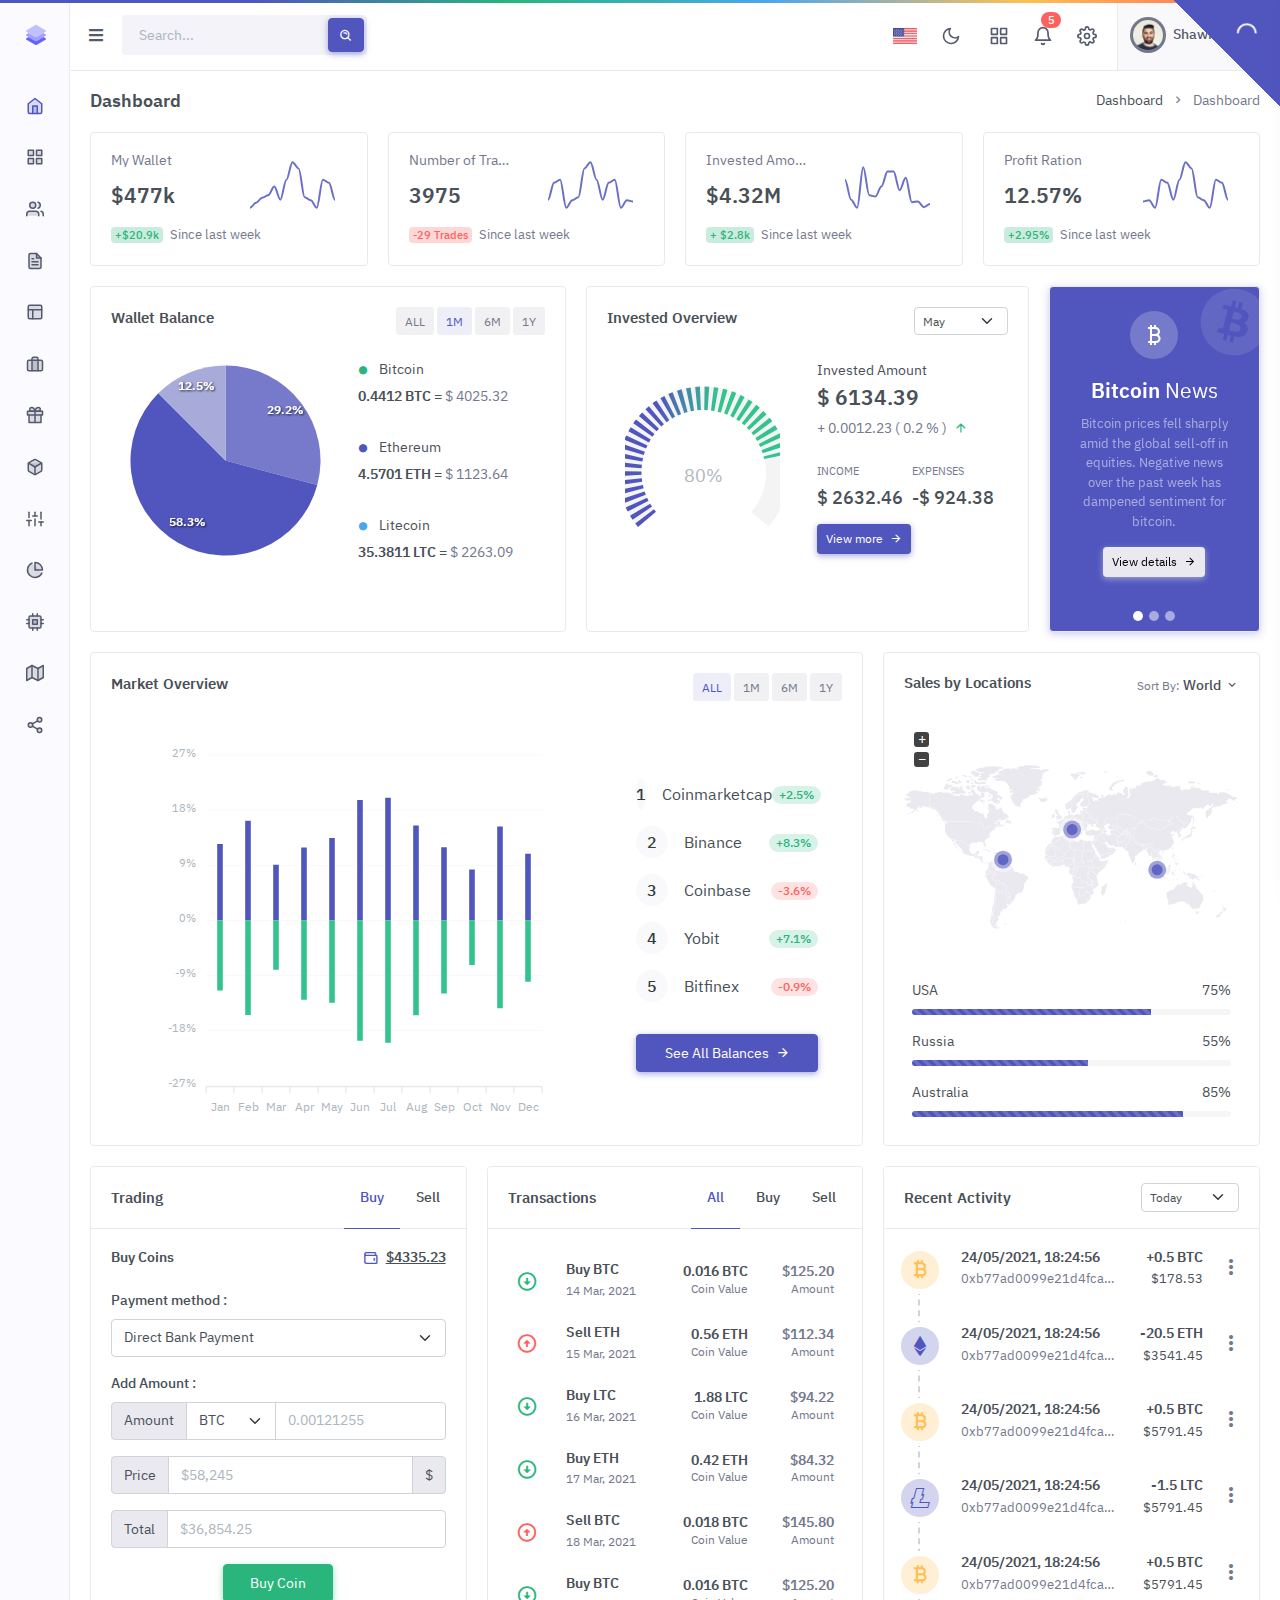
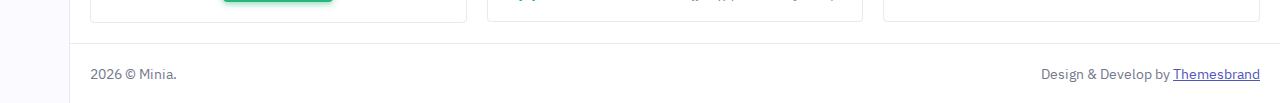
<file: docs/Template_Minia/index.html>
<!doctype html>
<html lang="en">

    <head>

        <meta charset="utf-8">
        <title>Dashboard | Minia - Minimal Admin & Dashboard Template</title>
        <meta name="viewport" content="width=device-width, initial-scale=1.0">
        <meta content="Premium Multipurpose Admin & Dashboard Template" name="description">
        <meta content="Themesbrand" name="author">

        <!-- plugin css -->
        <link href="static/css/jquery-jvectormap-1.2.2.css" rel="stylesheet" type="text/css">

        <!-- preloader css -->
        <link rel="stylesheet" href="static/css/preloader.min.css" type="text/css">

        <!-- Bootstrap Css -->
        <link href="static/css/bootstrap.min.css" id="bootstrap-style" rel="stylesheet" type="text/css">
        <!-- Icons Css -->
        <link href="static/css/icons.min.css" rel="stylesheet" type="text/css">
        <!-- App Css-->
        <link href="static/css/app.min.css" id="app-style" rel="stylesheet" type="text/css">

    </head>

    <body>

    <!-- <body data-layout="horizontal"> -->

        <!-- Begin page -->
        <div id="layout-wrapper">

            
            <header id="page-topbar">
                <div class="navbar-header">
                    <div class="d-flex">
                        <!-- LOGO -->
                        <div class="navbar-brand-box">
                            <a href="" class="logo logo-dark">
                                <span class="logo-sm">
                                    <img src="static/picture/logo-sm.svg" alt="" height="24">
                                </span>
                                <span class="logo-lg">
                                    <img src="static/picture/logo-sm.svg" alt="" height="24"> <span class="logo-txt">Minia</span>
                                </span>
                            </a>

                            <a href="" class="logo logo-light">
                                <span class="logo-sm">
                                    <img src="static/picture/logo-sm.svg" alt="" height="24">
                                </span>
                                <span class="logo-lg">
                                    <img src="static/picture/logo-sm.svg" alt="" height="24"> <span class="logo-txt">Minia</span>
                                </span>
                            </a>
                        </div>

                        <button type="button" class="btn btn-sm px-3 font-size-16 header-item" id="vertical-menu-btn">
                            <i class="fa fa-fw fa-bars"></i>
                        </button>

                        <!-- App Search-->
                        <form class="app-search d-none d-lg-block">
                            <div class="position-relative">
                                <input type="text" class="form-control" placeholder="Search...">
                                <button class="btn btn-primary" type="button"><i class="bx bx-search-alt align-middle"></i></button>
                            </div>
                        </form>
                    </div>

                    <div class="d-flex">

                        <div class="dropdown d-inline-block d-lg-none ms-2">
                            <button type="button" class="btn header-item" id="page-header-search-dropdown" data-bs-toggle="dropdown" aria-haspopup="true" aria-expanded="false">
                                <i data-feather="search" class="icon-lg"></i>
                            </button>
                            <div class="dropdown-menu dropdown-menu-lg dropdown-menu-end p-0" aria-labelledby="page-header-search-dropdown">
        
                                <form class="p-3">
                                    <div class="form-group m-0">
                                        <div class="input-group">
                                            <input type="text" class="form-control" placeholder="Search ..." aria-label="Search Result">

                                            <button class="btn btn-primary" type="submit"><i class="mdi mdi-magnify"></i></button>
                                        </div>
                                    </div>
                                </form>
                            </div>
                        </div>

                        <div class="dropdown d-none d-sm-inline-block">
                            <button type="button" class="btn header-item" data-bs-toggle="dropdown" aria-haspopup="true" aria-expanded="false">
                                <img id="header-lang-img" src="static/picture/us.jpg" alt="Header Language" height="16">
                            </button>
                            <div class="dropdown-menu dropdown-menu-end">

                                <!-- item-->
                                <a href="javascript:void(0);" class="dropdown-item notify-item language" data-lang="en">
                                    <img src="static/picture/us.jpg" alt="user-image" class="me-1" height="12"> <span class="align-middle">English</span>
                                </a>
                                <!-- item-->
                                <a href="javascript:void(0);" class="dropdown-item notify-item language" data-lang="sp">
                                    <img src="static/picture/spain.jpg" alt="user-image" class="me-1" height="12"> <span class="align-middle">Spanish</span>
                                </a>

                                <!-- item-->
                                <a href="javascript:void(0);" class="dropdown-item notify-item language" data-lang="gr">
                                    <img src="static/picture/germany.jpg" alt="user-image" class="me-1" height="12"> <span class="align-middle">German</span>
                                </a>

                                <!-- item-->
                                <a href="javascript:void(0);" class="dropdown-item notify-item language" data-lang="it">
                                    <img src="static/picture/italy.jpg" alt="user-image" class="me-1" height="12"> <span class="align-middle">Italian</span>
                                </a>

                                <!-- item-->
                                <a href="javascript:void(0);" class="dropdown-item notify-item language" data-lang="ru">
                                    <img src="static/picture/russia.jpg" alt="user-image" class="me-1" height="12"> <span class="align-middle">Russian</span>
                                </a>
                            </div>
                        </div>

                        <div class="dropdown d-none d-sm-inline-block">
                            <button type="button" class="btn header-item" id="mode-setting-btn">
                                <i data-feather="moon" class="icon-lg layout-mode-dark"></i>
                                <i data-feather="sun" class="icon-lg layout-mode-light"></i>
                            </button>
                        </div>

                        <div class="dropdown d-none d-lg-inline-block ms-1">
                            <button type="button" class="btn header-item" data-bs-toggle="dropdown" aria-haspopup="true" aria-expanded="false">
                                <i data-feather="grid" class="icon-lg"></i>
                            </button>
                            <div class="dropdown-menu dropdown-menu-lg dropdown-menu-end">
                                <div class="p-2">
                                    <div class="row g-0">
                                        <div class="col">
                                            <a class="dropdown-icon-item" href="#">
                                                <img src="static/picture/github.png" alt="Github">
                                                <span>GitHub</span>
                                            </a>
                                        </div>
                                        <div class="col">
                                            <a class="dropdown-icon-item" href="#">
                                                <img src="static/picture/bitbucket.png" alt="bitbucket">
                                                <span>Bitbucket</span>
                                            </a>
                                        </div>
                                        <div class="col">
                                            <a class="dropdown-icon-item" href="#">
                                                <img src="static/picture/dribbble.png" alt="dribbble">
                                                <span>Dribbble</span>
                                            </a>
                                        </div>
                                    </div>

                                    <div class="row g-0">
                                        <div class="col">
                                            <a class="dropdown-icon-item" href="#">
                                                <img src="static/picture/dropbox.png" alt="dropbox">
                                                <span>Dropbox</span>
                                            </a>
                                        </div>
                                        <div class="col">
                                            <a class="dropdown-icon-item" href="#">
                                                <img src="static/picture/mail_chimp.png" alt="mail_chimp">
                                                <span>Mail Chimp</span>
                                            </a>
                                        </div>
                                        <div class="col">
                                            <a class="dropdown-icon-item" href="#">
                                                <img src="static/picture/slack.png" alt="slack">
                                                <span>Slack</span>
                                            </a>
                                        </div>
                                    </div>
                                </div>
                            </div>
                        </div>

                        <div class="dropdown d-inline-block">
                            <button type="button" class="btn header-item noti-icon position-relative" id="page-header-notifications-dropdown" data-bs-toggle="dropdown" aria-haspopup="true" aria-expanded="false">
                                <i data-feather="bell" class="icon-lg"></i>
                                <span class="badge bg-danger rounded-pill">5</span>
                            </button>
                            <div class="dropdown-menu dropdown-menu-lg dropdown-menu-end p-0" aria-labelledby="page-header-notifications-dropdown">
                                <div class="p-3">
                                    <div class="row align-items-center">
                                        <div class="col">
                                            <h6 class="m-0"> Notifications </h6>
                                        </div>
                                        <div class="col-auto">
                                            <a href="#!" class="small text-reset text-decoration-underline"> Unread (3)</a>
                                        </div>
                                    </div>
                                </div>
                                <div data-simplebar="" style="max-height: 230px;">
                                    <a href="#!" class="text-reset notification-item">
                                        <div class="d-flex">
                                            <div class="flex-shrink-0 me-3">
                                                <img src="static/picture/avatar-3.jpg" class="rounded-circle avatar-sm" alt="user-pic">
                                            </div>
                                            <div class="flex-grow-1">
                                                <h6 class="mb-1">James Lemire</h6>
                                                <div class="font-size-13 text-muted">
                                                    <p class="mb-1">It will seem like simplified English.</p>
                                                    <p class="mb-0"><i class="mdi mdi-clock-outline"></i> <span>1 hours ago</span></p>
                                                </div>
                                            </div>
                                        </div>
                                    </a>
                                    <a href="#!" class="text-reset notification-item">
                                        <div class="d-flex">
                                            <div class="flex-shrink-0 avatar-sm me-3">
                                                <span class="avatar-title bg-primary rounded-circle font-size-16">
                                                    <i class="bx bx-cart"></i>
                                                </span>
                                            </div>
                                            <div class="flex-grow-1">
                                                <h6 class="mb-1">Your order is placed</h6>
                                                <div class="font-size-13 text-muted">
                                                    <p class="mb-1">If several languages coalesce the grammar</p>
                                                    <p class="mb-0"><i class="mdi mdi-clock-outline"></i> <span>3 min ago</span></p>
                                                </div>
                                            </div>
                                        </div>
                                    </a>
                                    <a href="#!" class="text-reset notification-item">
                                        <div class="d-flex">
                                            <div class="flex-shrink-0 avatar-sm me-3">
                                                <span class="avatar-title bg-success rounded-circle font-size-16">
                                                    <i class="bx bx-badge-check"></i>
                                                </span>
                                            </div>
                                            <div class="flex-grow-1">
                                                <h6 class="mb-1">Your item is shipped</h6>
                                                <div class="font-size-13 text-muted">
                                                    <p class="mb-1">If several languages coalesce the grammar</p>
                                                    <p class="mb-0"><i class="mdi mdi-clock-outline"></i> <span>3 min ago</span></p>
                                                </div>
                                            </div>
                                        </div>
                                    </a>

                                    <a href="#!" class="text-reset notification-item">
                                        <div class="d-flex">
                                            <div class="flex-shrink-0 me-3">
                                                <img src="static/picture/avatar-6.jpg" class="rounded-circle avatar-sm" alt="user-pic">
                                            </div>
                                            <div class="flex-grow-1">
                                                <h6 class="mb-1">Salena Layfield</h6>
                                                <div class="font-size-13 text-muted">
                                                    <p class="mb-1">As a skeptical Cambridge friend of mine occidental.</p>
                                                    <p class="mb-0"><i class="mdi mdi-clock-outline"></i> <span>1 hours ago</span></p>
                                                </div>
                                            </div>
                                        </div>
                                    </a>
                                </div>
                                <div class="p-2 border-top d-grid">
                                    <a class="btn btn-sm btn-link font-size-14 text-center" href="javascript:void(0)">
                                        <i class="mdi mdi-arrow-right-circle me-1"></i> <span>View More..</span> 
                                    </a>
                                </div>
                            </div>
                        </div>

                        <div class="dropdown d-inline-block">
                            <button type="button" class="btn header-item right-bar-toggle me-2">
                                <i data-feather="settings" class="icon-lg"></i>
                            </button>
                        </div>

                        <div class="dropdown d-inline-block">
                            <button type="button" class="btn header-item bg-soft-light border-start border-end" id="page-header-user-dropdown" data-bs-toggle="dropdown" aria-haspopup="true" aria-expanded="false">
                                <img class="rounded-circle header-profile-user" src="static/picture/avatar-1.jpg" alt="Header Avatar">
                                <span class="d-none d-xl-inline-block ms-1 fw-medium">Shawn L.</span>
                                <i class="mdi mdi-chevron-down d-none d-xl-inline-block"></i>
                            </button>
                            <div class="dropdown-menu dropdown-menu-end">
                                <!-- item-->
                                <a class="dropdown-item" href="apps-contacts-profile.html"><i class="mdi mdi-face-profile font-size-16 align-middle me-1"></i> Profile</a>
                                <a class="dropdown-item" href="auth-lock-screen.html"><i class="mdi mdi-lock font-size-16 align-middle me-1"></i> Lock screen</a>
                                <div class="dropdown-divider"></div>
                                <a class="dropdown-item" href="auth-logout.html"><i class="mdi mdi-logout font-size-16 align-middle me-1"></i> Logout</a>
                            </div>
                        </div>

                    </div>
                </div>
            </header>

            <!-- ========== Left Sidebar Start ========== -->
            <div class="vertical-menu">

                <div data-simplebar="" class="h-100">

                    <!--- Sidemenu -->
                    <div id="sidebar-menu">
                        <!-- Left Menu Start -->
                        <ul class="metismenu list-unstyled" id="side-menu">
                            <li class="menu-title" data-key="t-menu">Menu</li>

                            <li>
                                <a href="">
                                    <i data-feather="home"></i>
                                    <span data-key="t-dashboard">Dashboard</span>
                                </a>
                            </li>

                            <li>
                                <a href="javascript: void(0);" class="has-arrow">
                                    <i data-feather="grid"></i>
                                    <span data-key="t-apps">Apps</span>
                                </a>
                                <ul class="sub-menu" aria-expanded="false">
                                    <li>
                                        <a href="apps-calendar.html">
                                            <span data-key="t-calendar">Calendar</span>
                                        </a>
                                    </li>
        
                                    <li>
                                        <a href="apps-chat.html">
                                            <span data-key="t-chat">Chat</span>
                                        </a>
                                    </li>
        
                                    <li>
                                        <a href="javascript: void(0);" class="has-arrow">
                                            <span data-key="t-email">Email</span>
                                        </a>
                                        <ul class="sub-menu" aria-expanded="false">
                                            <li><a href="apps-email-inbox.html" data-key="t-inbox">Inbox</a></li>
                                            <li><a href="apps-email-read.html" data-key="t-read-email">Read Email</a></li>
                                        </ul>
                                    </li>
                                    <li>
                                        <a href="javascript: void(0);" class="has-arrow">
                                            <span data-key="t-invoices">Invoices</span>
                                        </a>
                                        <ul class="sub-menu" aria-expanded="false">
                                            <li><a href="apps-invoices-list.html" data-key="t-invoice-list">Invoice List</a></li>
                                            <li><a href="apps-invoices-detail.html" data-key="t-invoice-detail">Invoice Detail</a></li>
                                        </ul>
                                    </li>
                                    <li>
                                        <a href="javascript: void(0);" class="has-arrow">
                                            <span data-key="t-contacts">Contacts</span>
                                        </a>
                                        <ul class="sub-menu" aria-expanded="false">
                                            <li><a href="apps-contacts-grid.html" data-key="t-user-grid">User Grid</a></li>
                                            <li><a href="apps-contacts-list.html" data-key="t-user-list">User List</a></li>
                                            <li><a href="apps-contacts-profile.html" data-key="t-profile">Profile</a></li>
                                        </ul>
                                    </li>
                                </ul>
                            </li>

                            <li>
                                <a href="javascript: void(0);" class="has-arrow">
                                    <i data-feather="users"></i>
                                    <span data-key="t-authentication">Authentication</span>
                                </a>
                                <ul class="sub-menu" aria-expanded="false">
                                    <li><a href="auth-login.html" data-key="t-login">Login</a></li>
                                    <li><a href="auth-register.html" data-key="t-register">Register</a></li>
                                    <li><a href="auth-recoverpw.html" data-key="t-recover-password">Recover Password</a></li>
                                    <li><a href="auth-lock-screen.html" data-key="t-lock-screen">Lock Screen</a></li>
                                    <li><a href="auth-logout.html" data-key="t-logout">Log Out</a></li>
                                    <li><a href="auth-confirm-mail.html" data-key="t-confirm-mail">Confirm Mail</a></li>
                                    <li><a href="auth-email-verification.html" data-key="t-email-verification">Email Verification</a></li>
                                    <li><a href="auth-two-step-verification.html" data-key="t-two-step-verification">Two Step Verification</a></li>
                                </ul>
                            </li>

                            <li>
                                <a href="javascript: void(0);" class="has-arrow">
                                    <i data-feather="file-text"></i>
                                    <span data-key="t-pages">Pages</span>
                                </a>
                                <ul class="sub-menu" aria-expanded="false">
                                    <li><a href="pages-starter.html" data-key="t-starter-page">Starter Page</a></li>
                                    <li><a href="pages-maintenance.html" data-key="t-maintenance">Maintenance</a></li>
                                    <li><a href="pages-comingsoon.html" data-key="t-coming-soon">Coming Soon</a></li>
                                    <li><a href="pages-timeline.html" data-key="t-timeline">Timeline</a></li>
                                    <li><a href="pages-faqs.html" data-key="t-faqs">FAQs</a></li>
                                    <li><a href="pages-pricing.html" data-key="t-pricing">Pricing</a></li>
                                    <li><a href="pages-404.html" data-key="t-error-404">Error 404</a></li>
                                    <li><a href="pages-500.html" data-key="t-error-500">Error 500</a></li>
                                </ul>
                            </li>

                            <li>
                                <a href="layouts-horizontal.html">
                                    <i data-feather="layout"></i>
                                    <span data-key="t-horizontal">Horizontal</span>
                                </a>
                            </li>

                            <li class="menu-title mt-2" data-key="t-components">Elements</li>

                            <li>
                                <a href="javascript: void(0);" class="has-arrow">
                                    <i data-feather="briefcase"></i>
                                    <span data-key="t-components">Components</span>
                                </a>
                                <ul class="sub-menu" aria-expanded="false">
                                    <li><a href="ui-alerts.html" data-key="t-alerts">Alerts</a></li>
                                    <li><a href="ui-buttons.html" data-key="t-buttons">Buttons</a></li>
                                    <li><a href="ui-cards.html" data-key="t-cards">Cards</a></li>
                                    <li><a href="ui-carousel.html" data-key="t-carousel">Carousel</a></li>
                                    <li><a href="ui-dropdowns.html" data-key="t-dropdowns">Dropdowns</a></li>
                                    <li><a href="ui-grid.html" data-key="t-grid">Grid</a></li>
                                    <li><a href="ui-images.html" data-key="t-images">Images</a></li>
                                    <li><a href="ui-modals.html" data-key="t-modals">Modals</a></li>
                                    <li><a href="ui-offcanvas.html" data-key="t-offcanvas">Offcanvas</a></li>
                                    <li><a href="ui-progressbars.html" data-key="t-progress-bars">Progress Bars</a></li>
                                    <li><a href="ui-tabs-accordions.html" data-key="t-tabs-accordions">Tabs & Accordions</a></li>
                                    <li><a href="ui-typography.html" data-key="t-typography">Typography</a></li>
                                    <li><a href="ui-video.html" data-key="t-video">Video</a></li>
                                    <li><a href="ui-general.html" data-key="t-general">General</a></li>
                                    <li><a href="ui-colors.html" data-key="t-colors">Colors</a></li>
                                </ul>
                            </li>

                            <li>
                                <a href="javascript: void(0);" class="has-arrow">
                                    <i data-feather="gift"></i>
                                    <span data-key="t-ui-elements">Extended</span>
                                </a>
                                <ul class="sub-menu" aria-expanded="false">
                                    <li><a href="extended-lightbox.html" data-key="t-lightbox">Lightbox</a></li>
                                    <li><a href="extended-rangeslider.html" data-key="t-range-slider">Range Slider</a></li>
                                    <li><a href="extended-sweet-alert.html" data-key="t-sweet-alert">SweetAlert 2</a></li>
                                    <li><a href="extended-session-timeout.html" data-key="t-session-timeout">Session Timeout</a></li>
                                    <li><a href="extended-rating.html" data-key="t-rating">Rating</a></li>
                                    <li><a href="extended-notifications.html" data-key="t-notifications">Notifications</a></li>
                                </ul>
                            </li>

                            <li>
                                <a href="javascript: void(0);">
                                    <i data-feather="box"></i>
                                    <span class="badge rounded-pill bg-soft-danger text-danger float-end">7</span>
                                    <span data-key="t-forms">Forms</span>
                                </a>
                                <ul class="sub-menu" aria-expanded="false">
                                    <li><a href="form-elements.html" data-key="t-form-elements">Basic Elements</a></li>
                                    <li><a href="form-validation.html" data-key="t-form-validation">Validation</a></li>
                                    <li><a href="form-advanced.html" data-key="t-form-advanced">Advanced Plugins</a></li>
                                    <li><a href="form-editors.html" data-key="t-form-editors">Editors</a></li>
                                    <li><a href="form-uploads.html" data-key="t-form-upload">File Upload</a></li>
                                    <li><a href="form-wizard.html" data-key="t-form-wizard">Wizard</a></li>
                                    <li><a href="form-mask.html" data-key="t-form-mask">Mask</a></li>
                                </ul>
                            </li>

                            <li>
                                <a href="javascript: void(0);" class="has-arrow">
                                    <i data-feather="sliders"></i>
                                    <span data-key="t-tables">Tables</span>
                                </a>
                                <ul class="sub-menu" aria-expanded="false">
                                    <li><a href="tables-basic.html" data-key="t-basic-tables">Bootstrap Basic</a></li>
                                    <li><a href="tables-datatable.html" data-key="t-data-tables">DataTables</a></li>
                                    <li><a href="tables-responsive.html" data-key="t-responsive-table">Responsive</a></li>
                                    <li><a href="tables-editable.html" data-key="t-editable-table">Editable</a></li>
                                </ul>
                            </li>

                            <li>
                                <a href="javascript: void(0);" class="has-arrow">
                                    <i data-feather="pie-chart"></i>
                                    <span data-key="t-charts">Charts</span>
                                </a>
                                <ul class="sub-menu" aria-expanded="false">
                                    <li><a href="charts-apex.html" data-key="t-apex-charts">Apexcharts</a></li>
                                    <li><a href="charts-echart.html" data-key="t-e-charts">Echarts</a></li>
                                    <li><a href="charts-chartjs.html" data-key="t-chartjs-charts">Chartjs</a></li>
                                    <li><a href="charts-knob.html" data-key="t-knob-charts">Jquery Knob</a></li>
                                    <li><a href="charts-sparkline.html" data-key="t-sparkline-charts">Sparkline</a></li>
                                </ul>
                            </li>

                            <li>
                                <a href="javascript: void(0);" class="has-arrow">
                                    <i data-feather="cpu"></i>
                                    <span data-key="t-icons">Icons</span>
                                </a>
                                <ul class="sub-menu" aria-expanded="false">
                                    <li><a href="icons-boxicons.html" data-key="t-boxicons">Boxicons</a></li>
                                    <li><a href="icons-materialdesign.html" data-key="t-material-design">Material Design</a></li>
                                    <li><a href="icons-dripicons.html" data-key="t-dripicons">Dripicons</a></li>
                                    <li><a href="icons-fontawesome.html" data-key="t-font-awesome">Font Awesome 5</a></li>
                                </ul>
                            </li>

                            <li>
                                <a href="javascript: void(0);" class="has-arrow">
                                    <i data-feather="map"></i>
                                    <span data-key="t-maps">Maps</span>
                                </a>
                                <ul class="sub-menu" aria-expanded="false">
                                    <li><a href="maps-google.html" data-key="t-g-maps">Google</a></li>
                                    <li><a href="maps-vector.html" data-key="t-v-maps">Vector</a></li>
                                    <li><a href="maps-leaflet.html" data-key="t-l-maps">Leaflet</a></li>
                                </ul>
                            </li>

                            <li>
                                <a href="javascript: void(0);" class="has-arrow">
                                    <i data-feather="share-2"></i>
                                    <span data-key="t-multi-level">Multi Level</span>
                                </a>
                                <ul class="sub-menu" aria-expanded="true">
                                    <li><a href="javascript: void(0);" data-key="t-level-1-1">Level 1.1</a></li>
                                    <li>
                                        <a href="javascript: void(0);" class="has-arrow" data-key="t-level-1-2">Level 1.2</a>
                                        <ul class="sub-menu" aria-expanded="true">
                                            <li><a href="javascript: void(0);" data-key="t-level-2-1">Level 2.1</a></li>
                                            <li><a href="javascript: void(0);" data-key="t-level-2-2">Level 2.2</a></li>
                                        </ul>
                                    </li>
                                </ul>
                            </li>

                        </ul>

                        <div class="card sidebar-alert border-0 text-center mx-4 mb-0 mt-5">
                            <div class="card-body">
                                <img src="static/picture/giftbox.png" alt="">
                                <div class="mt-4">
                                    <h5 class="alertcard-title font-size-16">Unlimited Access</h5>
                                    <p class="font-size-13">Upgrade your plan from a Free trial, to select ‘Business Plan’.</p>
                                    <a href="#!" class="btn btn-primary mt-2">Upgrade Now</a>
                                </div>
                            </div>
                        </div>
                    </div>
                    <!-- Sidebar -->
                </div>
            </div>
            <!-- Left Sidebar End -->

            

            <!-- ============================================================== -->
            <!-- Start right Content here -->
            <!-- ============================================================== -->
            <div class="main-content">

                <div class="page-content">
                    <div class="container-fluid">

                        <!-- start page title -->
                        <div class="row">
                            <div class="col-12">
                                <div class="page-title-box d-sm-flex align-items-center justify-content-between">
                                    <h4 class="mb-sm-0 font-size-18">Dashboard</h4>

                                    <div class="page-title-right">
                                        <ol class="breadcrumb m-0">
                                            <li class="breadcrumb-item"><a href="javascript: void(0);">Dashboard</a></li>
                                            <li class="breadcrumb-item active">Dashboard</li>
                                        </ol>
                                    </div>

                                </div>
                            </div>
                        </div>
                        <!-- end page title -->

                        <div class="row">
                            <div class="col-xl-3 col-md-6">
                                <!-- card -->
                                <div class="card card-h-100">
                                    <!-- card body -->
                                    <div class="card-body">
                                        <div class="row align-items-center">
                                            <div class="col-6">
                                                <span class="text-muted mb-3 lh-1 d-block text-truncate">My Wallet</span>
                                                <h4 class="mb-3">
                                                    $<span class="counter-value" data-target="865.2">0</span>k
                                                </h4>
                                            </div>
        
                                            <div class="col-6">
                                                <div id="mini-chart1" data-colors='["#5156be"]' class="apex-charts mb-2"></div>
                                            </div>
                                        </div>
                                        <div class="text-nowrap">
                                            <span class="badge bg-soft-success text-success">+$20.9k</span>
                                            <span class="ms-1 text-muted font-size-13">Since last week</span>
                                        </div>
                                    </div><!-- end card body -->
                                </div><!-- end card -->
                            </div><!-- end col -->
        
                            <div class="col-xl-3 col-md-6">
                                <!-- card -->
                                <div class="card card-h-100">
                                    <!-- card body -->
                                    <div class="card-body">
                                        <div class="row align-items-center">
                                            <div class="col-6">
                                                <span class="text-muted mb-3 lh-1 d-block text-truncate">Number of Trades</span>
                                                <h4 class="mb-3">
                                                    <span class="counter-value" data-target="6258">0</span>
                                                </h4>
                                            </div>
                                            <div class="col-6">
                                                <div id="mini-chart2" data-colors='["#5156be"]' class="apex-charts mb-2"></div>
                                            </div>
                                        </div>
                                        <div class="text-nowrap">
                                            <span class="badge bg-soft-danger text-danger">-29 Trades</span>
                                            <span class="ms-1 text-muted font-size-13">Since last week</span>
                                        </div>
                                    </div><!-- end card body -->
                                </div><!-- end card -->
                            </div><!-- end col-->
        
                            <div class="col-xl-3 col-md-6">
                                <!-- card -->
                                <div class="card card-h-100">
                                    <!-- card body -->
                                    <div class="card-body">
                                        <div class="row align-items-center">
                                            <div class="col-6">
                                                <span class="text-muted mb-3 lh-1 d-block text-truncate">Invested Amount</span>
                                                <h4 class="mb-3">
                                                    $<span class="counter-value" data-target="4.32">0</span>M
                                                </h4>
                                            </div>
                                            <div class="col-6">
                                                <div id="mini-chart3" data-colors='["#5156be"]' class="apex-charts mb-2"></div>
                                            </div>
                                        </div>
                                        <div class="text-nowrap">
                                            <span class="badge bg-soft-success text-success">+ $2.8k</span>
                                            <span class="ms-1 text-muted font-size-13">Since last week</span>
                                        </div>
                                    </div><!-- end card body -->
                                </div><!-- end card -->
                            </div><!-- end col -->
        
                            <div class="col-xl-3 col-md-6">
                                <!-- card -->
                                <div class="card card-h-100">
                                    <!-- card body -->
                                    <div class="card-body">
                                        <div class="row align-items-center">
                                            <div class="col-6">
                                                <span class="text-muted mb-3 lh-1 d-block text-truncate">Profit Ration</span>
                                                <h4 class="mb-3">
                                                    <span class="counter-value" data-target="12.57">0</span>%
                                                </h4>
                                            </div>
                                            <div class="col-6">
                                                <div id="mini-chart4" data-colors='["#5156be"]' class="apex-charts mb-2"></div>
                                            </div>
                                        </div>
                                        <div class="text-nowrap">
                                            <span class="badge bg-soft-success text-success">+2.95%</span>
                                            <span class="ms-1 text-muted font-size-13">Since last week</span>
                                        </div>
                                    </div><!-- end card body -->
                                </div><!-- end card -->
                            </div><!-- end col -->    
                        </div><!-- end row-->

                        <div class="row">
                            <div class="col-xl-5">
                                <!-- card -->
                                <div class="card card-h-100">
                                    <!-- card body -->
                                    <div class="card-body">
                                        <div class="d-flex flex-wrap align-items-center mb-4">
                                            <h5 class="card-title me-2">Wallet Balance</h5>
                                            <div class="ms-auto">
                                                <div>
                                                    <button type="button" class="btn btn-soft-secondary btn-sm">
                                                        ALL
                                                    </button>
                                                    <button type="button" class="btn btn-soft-primary btn-sm">
                                                        1M
                                                    </button>
                                                    <button type="button" class="btn btn-soft-secondary btn-sm">
                                                        6M
                                                    </button>
                                                    <button type="button" class="btn btn-soft-secondary btn-sm active">
                                                        1Y
                                                    </button>
                                                </div>
                                            </div>
                                        </div>

                                        <div class="row align-items-center">
                                            <div class="col-sm">
                                                <div id="wallet-balance" data-colors='["#777aca", "#5156be", "#a8aada"]' class="apex-charts"></div>
                                            </div>
                                            <div class="col-sm align-self-center">
                                                <div class="mt-4 mt-sm-0">
                                                    <div>
                                                        <p class="mb-2"><i class="mdi mdi-circle align-middle font-size-10 me-2 text-success"></i> Bitcoin</p>
                                                        <h6>0.4412 BTC = <span class="text-muted font-size-14 fw-normal">$ 4025.32</span></h6>
                                                    </div>
    
                                                    <div class="mt-4 pt-2">
                                                        <p class="mb-2"><i class="mdi mdi-circle align-middle font-size-10 me-2 text-primary"></i> Ethereum</p>
                                                        <h6>4.5701 ETH = <span class="text-muted font-size-14 fw-normal">$ 1123.64</span></h6>
                                                    </div>
    
                                                    <div class="mt-4 pt-2">
                                                        <p class="mb-2"><i class="mdi mdi-circle align-middle font-size-10 me-2 text-info"></i> Litecoin</p>
                                                        <h6>35.3811 LTC = <span class="text-muted font-size-14 fw-normal">$ 2263.09</span></h6>
                                                    </div>
                                                </div>
                                            </div>
                                        </div>
                                    </div>
                                </div>
                                <!-- end card -->
                            </div>
                            <!-- end col -->
                            <div class="col-xl-7">
                                <div class="row">
                                    <div class="col-xl-8">
                                        <!-- card -->
                                        <div class="card card-h-100">
                                            <!-- card body -->
                                            <div class="card-body">
                                                <div class="d-flex flex-wrap align-items-center mb-4">
                                                    <h5 class="card-title me-2">Invested Overview</h5>
                                                    <div class="ms-auto">
                                                        <select class="form-select form-select-sm">
                                                            <option value="MAY" selected="">May</option>
                                                            <option value="AP">April</option>
                                                            <option value="MA">March</option>
                                                            <option value="FE">February</option>
                                                            <option value="JA">January</option>
                                                            <option value="DE">December</option>
                                                        </select>
                                                    </div>
                                                </div>
            
                                                <div class="row align-items-center">
                                                    <div class="col-sm">
                                                        <div id="invested-overview" data-colors='["#5156be", "#34c38f"]' class="apex-charts"></div>
                                                    </div>
                                                    <div class="col-sm align-self-center">
                                                        <div class="mt-4 mt-sm-0">
                                                            <p class="mb-1">Invested Amount</p>
                                                            <h4>$ 6134.39</h4>

                                                            <p class="text-muted mb-4"> + 0.0012.23 ( 0.2 % ) <i class="mdi mdi-arrow-up ms-1 text-success"></i></p>

                                                            <div class="row g-0">
                                                                <div class="col-6">
                                                                    <div>
                                                                        <p class="mb-2 text-muted text-uppercase font-size-11">Income</p>
                                                                        <h5 class="fw-medium">$ 2632.46</h5>
                                                                    </div>
                                                                </div>
                                                                <div class="col-6">
                                                                    <div>
                                                                        <p class="mb-2 text-muted text-uppercase font-size-11">Expenses</p>
                                                                        <h5 class="fw-medium">-$ 924.38</h5>
                                                                    </div>
                                                                </div>
                                                            </div>

                                                            <div class="mt-2">
                                                                <a href="#" class="btn btn-primary btn-sm">View more <i class="mdi mdi-arrow-right ms-1"></i></a>
                                                            </div>
                                                        </div>
                                                    </div>
                                                </div>
                                            </div>
                                        </div>
                                    </div>
                                    <!-- end col -->
        
                                    <div class="col-xl-4">
                                        <!-- card -->
                                        <div class="card bg-primary text-white shadow-primary card-h-100">
                                            <!-- card body -->
                                            <div class="card-body p-0">
                                                <div id="carouselExampleCaptions" class="carousel slide text-center widget-carousel" data-bs-ride="carousel">                                                   
                                                    <div class="carousel-inner">
                                                        <div class="carousel-item active">
                                                            <div class="text-center p-4">
                                                                <i class="mdi mdi-bitcoin widget-box-1-icon"></i>
                                                                <div class="avatar-md m-auto">
                                                                    <span class="avatar-title rounded-circle bg-soft-light text-white font-size-24">
                                                                        <i class="mdi mdi-currency-btc"></i>
                                                                    </span>
                                                                </div>
                                                                <h4 class="mt-3 lh-base fw-normal text-white"><b>Bitcoin</b> News</h4>
                                                                <p class="text-white-50 font-size-13"> Bitcoin prices fell sharply amid the global sell-off in
                                                                    equities. Negative news over the past week has dampened sentiment for bitcoin. </p>
                                                                <button type="button" class="btn btn-light btn-sm">View details <i class="mdi mdi-arrow-right ms-1"></i></button>
                                                            </div>
                                                        </div>
                                                        <!-- end carousel-item -->
                                                        <div class="carousel-item">
                                                            <div class="text-center p-4">
                                                                <i class="mdi mdi-ethereum widget-box-1-icon"></i>
                                                                <div class="avatar-md m-auto">
                                                                    <span class="avatar-title rounded-circle bg-soft-light text-white font-size-24">
                                                                        <i class="mdi mdi-ethereum"></i>
                                                                    </span>
                                                                </div>
                                                                <h4 class="mt-3 lh-base fw-normal text-white"><b>ETH</b> News</h4>
                                                                <p class="text-white-50 font-size-13"> Bitcoin prices fell sharply amid the global sell-off in
                                                                    equities. Negative news over the past week has dampened sentiment for bitcoin. </p>
                                                                <button type="button" class="btn btn-light btn-sm">View details <i class="mdi mdi-arrow-right ms-1"></i></button>
                                                            </div>
                                                        </div>
                                                        <!-- end carousel-item -->
                                                        <div class="carousel-item">
                                                            <div class="text-center p-4">
                                                                <i class="mdi mdi-litecoin widget-box-1-icon"></i>
                                                                <div class="avatar-md m-auto">
                                                                    <span class="avatar-title rounded-circle bg-soft-light text-white font-size-24">
                                                                        <i class="mdi mdi-litecoin"></i>
                                                                    </span>
                                                                </div>
                                                                <h4 class="mt-3 lh-base fw-normal text-white"><b>Litecoin</b> News</h4>
                                                                <p class="text-white-50 font-size-13"> Bitcoin prices fell sharply amid the global sell-off in
                                                                    equities. Negative news over the past week has dampened sentiment for bitcoin. </p>
                                                                <button type="button" class="btn btn-light btn-sm">View details <i class="mdi mdi-arrow-right ms-1"></i></button>
                                                            </div>
                                                        </div>
                                                        <!-- end carousel-item -->
                                                    </div>
                                                    <!-- end carousel-inner -->
                                                    
                                                    <div class="carousel-indicators carousel-indicators-rounded">
                                                        <button type="button" data-bs-target="#carouselExampleCaptions" data-bs-slide-to="0" class="active" aria-current="true" aria-label="Slide 1"></button>
                                                        <button type="button" data-bs-target="#carouselExampleCaptions" data-bs-slide-to="1" aria-label="Slide 2"></button>
                                                        <button type="button" data-bs-target="#carouselExampleCaptions" data-bs-slide-to="2" aria-label="Slide 3"></button>
                                                    </div>
                                                    <!-- end carousel-indicators -->
                                                </div>
                                                <!-- end carousel -->
                                            </div>
                                            <!-- end card body -->
                                        </div>
                                        <!-- end card -->
                                    </div>
                                    <!-- end col -->
                                </div>
                                <!-- end row -->
                            </div>
                            <!-- end col -->
                        </div> <!-- end row-->

                        <div class="row">
                            <div class="col-xl-8">
                                <!-- card -->
                                <div class="card">
                                    <!-- card body -->
                                    <div class="card-body">
                                        <div class="d-flex flex-wrap align-items-center mb-4">
                                            <h5 class="card-title me-2">Market Overview</h5>
                                            <div class="ms-auto">
                                                <div>
                                                    <button type="button" class="btn btn-soft-primary btn-sm">
                                                        ALL
                                                    </button>
                                                    <button type="button" class="btn btn-soft-secondary btn-sm">
                                                        1M
                                                    </button>
                                                    <button type="button" class="btn btn-soft-secondary btn-sm">
                                                        6M
                                                    </button>
                                                    <button type="button" class="btn btn-soft-secondary btn-sm active">
                                                        1Y
                                                    </button>
                                                </div>
                                            </div>
                                        </div>

                                        <div class="row align-items-center">
                                            <div class="col-xl-8">
                                                <div>
                                                    <div id="market-overview" data-colors='["#5156be", "#34c38f"]' class="apex-charts"></div>
                                                </div>
                                            </div>
                                            <div class="col-xl-4">
                                                <div class="p-4">
                                                    <div class="mt-0">
                                                        <div class="d-flex align-items-center">
                                                            <div class="avatar-sm m-auto">
                                                                <span class="avatar-title rounded-circle bg-soft-light text-dark font-size-16">
                                                                    1
                                                                </span>
                                                            </div>
                                                            <div class="flex-grow-1 ms-3">
                                                                <span class="font-size-16">Coinmarketcap</span>
                                                            </div>
        
                                                            <div class="flex-shrink-0">
                                                                <span class="badge rounded-pill badge-soft-success font-size-12 fw-medium">+2.5%</span>
                                                            </div>
                                                        </div>
                                                    </div>
        
                                                    <div class="mt-3">
                                                        <div class="d-flex align-items-center">
                                                            <div class="avatar-sm m-auto">
                                                                <span class="avatar-title rounded-circle bg-soft-light text-dark font-size-16">
                                                                    2
                                                                </span>
                                                            </div>
                                                            <div class="flex-grow-1 ms-3">
                                                                <span class="font-size-16">Binance</span>
                                                            </div>
        
                                                            <div class="flex-shrink-0">
                                                                <span class="badge rounded-pill badge-soft-success font-size-12 fw-medium">+8.3%</span>
                                                            </div>
                                                        </div>
                                                    </div>
        
                                                    <div class="mt-3">
                                                        <div class="d-flex align-items-center">
                                                            <div class="avatar-sm m-auto">
                                                                <span class="avatar-title rounded-circle bg-soft-light text-dark font-size-16">
                                                                    3
                                                                </span>
                                                            </div>
                                                            <div class="flex-grow-1 ms-3">
                                                                <span class="font-size-16">Coinbase</span>
                                                            </div>
        
                                                            <div class="flex-shrink-0">
                                                                <span class="badge rounded-pill badge-soft-danger font-size-12 fw-medium">-3.6%</span>
                                                            </div>
                                                        </div>
                                                    </div>
        
                                                    <div class="mt-3">
                                                        <div class="d-flex align-items-center">
                                                            <div class="avatar-sm m-auto">
                                                                <span class="avatar-title rounded-circle bg-soft-light text-dark font-size-16">
                                                                    4
                                                                </span>
                                                            </div>
                                                            <div class="flex-grow-1 ms-3">
                                                                <span class="font-size-16">Yobit</span>
                                                            </div>
        
                                                            <div class="flex-shrink-0">
                                                                <span class="badge rounded-pill badge-soft-success font-size-12 fw-medium">+7.1%</span>
                                                            </div>
                                                        </div>
                                                    </div>

                                                    <div class="mt-3">
                                                        <div class="d-flex align-items-center">
                                                            <div class="avatar-sm m-auto">
                                                                <span class="avatar-title rounded-circle bg-soft-light text-dark font-size-16">
                                                                    5
                                                                </span>
                                                            </div>
                                                            <div class="flex-grow-1 ms-3">
                                                                <span class="font-size-16">Bitfinex</span>
                                                            </div>
        
                                                            <div class="flex-shrink-0">
                                                                <span class="badge rounded-pill badge-soft-danger font-size-12 fw-medium">-0.9%</span>
                                                            </div>
                                                        </div>
                                                    </div>
                                                    <div class="mt-4 pt-2">
                                                        <a href="" class="btn btn-primary w-100">See All Balances <i class="mdi mdi-arrow-right ms-1"></i></a>
                                                    </div>
        
                                                </div>
                                            </div>
                                        </div>
                                    </div>
                                    <!-- end card -->
                                </div>
                                <!-- end col -->
                            </div>
                            <!-- end row-->
        
                            <div class="col-xl-4">
                                <!-- card -->
                                <div class="card">
                                    <!-- card body -->
                                    <div class="card-body">
                                        <div class="d-flex flex-wrap align-items-center mb-4">
                                            <h5 class="card-title me-2">Sales by Locations</h5>
                                            <div class="ms-auto">
                                                <div class="dropdown">
                                                    <a class="dropdown-toggle text-reset" href="#" id="dropdownMenuButton1" data-bs-toggle="dropdown" aria-haspopup="true" aria-expanded="false">
                                                        <span class="text-muted font-size-12">Sort By:</span> <span class="fw-medium">World<i class="mdi mdi-chevron-down ms-1"></i></span>
                                                    </a>

                                                    <div class="dropdown-menu dropdown-menu-end" aria-labelledby="dropdownMenuButton1">
                                                        <a class="dropdown-item" href="#">USA</a>
                                                        <a class="dropdown-item" href="#">Russia</a>
                                                        <a class="dropdown-item" href="#">Australia</a>
                                                    </div>
                                                </div>
                                            </div>
                                        </div>

                                        <div id="sales-by-locations" data-colors='["#5156be"]' style="height: 250px"></div>

                                        <div class="px-2 py-2">
                                            <p class="mb-1">USA <span class="float-end">75%</span></p>
                                            <div class="progress mt-2" style="height: 6px;">
                                                <div class="progress-bar progress-bar-striped bg-primary" role="progressbar" style="width: 75%" aria-valuenow="75" aria-valuemin="0" aria-valuemax="75">
                                                </div>
                                            </div>

                                            <p class="mt-3 mb-1">Russia <span class="float-end">55%</span></p>
                                            <div class="progress mt-2" style="height: 6px;">
                                                <div class="progress-bar progress-bar-striped bg-primary" role="progressbar" style="width: 55%" aria-valuenow="55" aria-valuemin="0" aria-valuemax="55">
                                                </div>
                                            </div>

                                            <p class="mt-3 mb-1">Australia <span class="float-end">85%</span></p>
                                            <div class="progress mt-2" style="height: 6px;">
                                                <div class="progress-bar progress-bar-striped bg-primary" role="progressbar" style="width: 85%" aria-valuenow="85" aria-valuemin="0" aria-valuemax="85">
                                                </div>
                                            </div>
                                        </div>
                                    </div>
                                    <!-- end card body -->
                                </div>
                                <!-- end card -->
                            </div>
                            <!-- end col -->
                        </div>
                        <!-- end row-->

                        <div class="row">
                            <div class="col-xl-4">
                                <div class="card">
                                    <div class="card-header align-items-center d-flex">
                                        <h4 class="card-title mb-0 flex-grow-1">Trading</h4>
                                        <div class="flex-shrink-0">
                                            <ul class="nav nav-tabs-custom card-header-tabs" role="tablist">
                                                <li class="nav-item">
                                                    <a class="nav-link active" data-bs-toggle="tab" href="#buy-tab" role="tab">Buy</a>
                                                </li>
                                                <li class="nav-item">
                                                    <a class="nav-link" data-bs-toggle="tab" href="#sell-tab" role="tab">Sell</a>
                                                </li>
                                            </ul>
                                        </div>
                                    </div><!-- end card header -->

                                    <div class="card-body">
                                        <div class="tab-content">
                                            <div class="tab-pane active" id="buy-tab" role="tabpanel">
                                                <div class="float-end ms-2">
                                                    <h5 class="font-size-14"><i class="bx bx-wallet text-primary font-size-16 align-middle me-1"></i> <a href="#!" class="text-reset text-decoration-underline">$4335.23</a></h5>
                                                </div>
                                                <h5 class="font-size-14 mb-4">Buy Coins</h5>
                                                <div>
                                                    <div class="form-group mb-3">
                                                        <label>Payment method :</label>
                                                        <select class="form-select">
                                                            <option>Direct Bank Payment</option>
                                                            <option>Credit / Debit Card</option>
                                                            <option>Paypal</option>
                                                            <option>Payoneer</option>
                                                            <option>Stripe</option>
                                                        </select>
                                                    </div>

                                                    <div>
                                                        <label>Add Amount :</label>
                                                        <div class="input-group mb-3">
                                                            <label class="input-group-text">Amount</label>
                                                            <select class="form-select" style="max-width: 90px;">
                                                                <option value="BT" selected="">BTC</option>
                                                                <option value="ET">ETH</option>
                                                                <option value="LT">LTC</option>
                                                            </select>
                                                            <input type="text" class="form-control" placeholder="0.00121255">
                                                        </div>

                                                        <div class="input-group mb-3">
                                                            <label class="input-group-text">Price</label>
                                                            <input type="text" class="form-control" placeholder="$58,245">
                                                            <label class="input-group-text">$</label>
                                                        </div>

                                                        <div class="input-group mb-3">
                                                            <label class="input-group-text">Total</label>
                                                            <input type="text" class="form-control" placeholder="$36,854.25">
                                                        </div>
                                                    </div>  

                                                    <div class="text-center">
                                                        <button type="button" class="btn btn-success w-md">Buy Coin</button>
                                                    </div>
                                                </div>
                                            </div>
                                            <!-- end tab pane -->
                                            <div class="tab-pane" id="sell-tab" role="tabpanel">
                                                <div class="float-end ms-2">
                                                    <h5 class="font-size-14"><i class="bx bx-wallet text-primary font-size-16 align-middle me-1"></i> <a href="#!" class="text-reset text-decoration-underline">$4235.23</a></h5>
                                                </div>
                                                <h5 class="font-size-14 mb-4">Sell Coins</h5>

                                                <div>

                                                    <div class="form-group mb-3">
                                                        <label>Wallet ID :</label>
                                                        <input type="email" class="form-control" placeholder="1cvb254ugxvfcd280ki">
                                                    </div>

                                                    <div>
                                                        <label>Add Amount :</label>
                                                        <div class="input-group mb-3">
                                                            <label class="input-group-text">Amount</label>
                                                            
                                                            <select class="form-select" style="max-width: 90px;">
                                                                <option value="BT" selected="">BTC</option>
                                                                <option value="ET">ETH</option>
                                                                <option value="LT">LTC</option>
                                                            </select>
                                                            <input type="text" class="form-control" placeholder="0.00121255">
                                                        </div>

                                                        <div class="input-group mb-3">
                                                        
                                                            <label class="input-group-text">Price</label>
                                                            
                                                            <input type="text" class="form-control" placeholder="$23,754.25">
                                                            
                                                            <label class="input-group-text">$</label>
                                                        </div>

                                                        <div class="input-group mb-3">
                                                            <label class="input-group-text">Total</label>
                                                            <input type="text" class="form-control" placeholder="$6,852.41">
                                                        </div>
                                                    </div>  

                                                    <div class="text-center">
                                                        <button type="button" class="btn btn-danger w-md">Sell Coin</button>
                                                    </div>
                                                </div>
                                            </div>
                                            <!-- end tab pane -->
                                        </div>
                                        <!-- end tab content -->
                                    </div>
                                    <!-- end card body -->
                                </div>
                                <!-- end card -->
                            </div>
                            <!-- end col -->
                            
                            <div class="col-xl-4">
                                <div class="card">
                                    <div class="card-header align-items-center d-flex">
                                        <h4 class="card-title mb-0 flex-grow-1">Transactions</h4>
                                        <div class="flex-shrink-0">
                                            <ul class="nav justify-content-end nav-tabs-custom rounded card-header-tabs" role="tablist">
                                                <li class="nav-item">
                                                    <a class="nav-link active" data-bs-toggle="tab" href="#transactions-all-tab" role="tab">
                                                        All 
                                                    </a>
                                                </li>
                                                <li class="nav-item">
                                                    <a class="nav-link" data-bs-toggle="tab" href="#transactions-buy-tab" role="tab">
                                                        Buy 
                                                    </a>
                                                </li>
                                                <li class="nav-item">
                                                    <a class="nav-link" data-bs-toggle="tab" href="#transactions-sell-tab" role="tab">
                                                        Sell  
                                                    </a>
                                                </li>
                                            </ul>
                                            <!-- end nav tabs -->
                                        </div>
                                    </div><!-- end card header -->

                                    <div class="card-body px-0">
                                        <div class="tab-content">
                                            <div class="tab-pane active" id="transactions-all-tab" role="tabpanel">
                                                <div class="table-responsive px-3" data-simplebar="" style="max-height: 352px;">
                                                    <table class="table align-middle table-nowrap table-borderless">
                                                        <tbody>
                                                            <tr>
                                                                <td style="width: 50px;">
                                                                    <div class="font-size-22 text-success">
                                                                        <i class="bx bx-down-arrow-circle d-block"></i>
                                                                    </div>
                                                                </td>

                                                                <td>
                                                                    <div>
                                                                        <h5 class="font-size-14 mb-1">Buy BTC</h5>
                                                                        <p class="text-muted mb-0 font-size-12">14 Mar, 2021</p>
                                                                    </div>
                                                                </td>

                                                                <td>
                                                                    <div class="text-end">
                                                                        <h5 class="font-size-14 mb-0">0.016 BTC</h5>
                                                                        <p class="text-muted mb-0 font-size-12">Coin Value</p>
                                                                    </div>
                                                                </td>

                                                                <td>
                                                                    <div class="text-end">
                                                                        <h5 class="font-size-14 text-muted mb-0">$125.20</h5>
                                                                        <p class="text-muted mb-0 font-size-12">Amount</p>
                                                                    </div>
                                                                </td>
                                                            </tr>

                                                            <tr>
                                                                <td>
                                                                    <div class="font-size-22 text-danger">
                                                                        <i class="bx bx-up-arrow-circle d-block"></i>
                                                                    </div>
                                                                </td>

                                                                <td>
                                                                    <div>
                                                                        <h5 class="font-size-14 mb-1">Sell ETH</h5>
                                                                        <p class="text-muted mb-0 font-size-12">15 Mar, 2021</p>
                                                                    </div>
                                                                </td>

                                                                <td>
                                                                    <div class="text-end">
                                                                        <h5 class="font-size-14 mb-0">0.56 ETH</h5>
                                                                        <p class="text-muted mb-0 font-size-12">Coin Value</p>
                                                                    </div>
                                                                </td>

                                                                <td>
                                                                    <div class="text-end">
                                                                        <h5 class="font-size-14 text-muted mb-0">$112.34</h5>
                                                                        <p class="text-muted mb-0 font-size-12">Amount</p>
                                                                    </div>
                                                                </td>
                                                            </tr>

                                                            <tr>
                                                                <td>
                                                                    <div class="font-size-22 text-success">
                                                                        <i class="bx bx-down-arrow-circle d-block"></i>
                                                                    </div>
                                                                </td>

                                                                <td>
                                                                    <div>
                                                                        <h5 class="font-size-14 mb-1">Buy LTC</h5>
                                                                        <p class="text-muted mb-0 font-size-12">16 Mar, 2021</p>
                                                                    </div>
                                                                </td>

                                                                <td>
                                                                    <div class="text-end">
                                                                        <h5 class="font-size-14 mb-0">1.88 LTC</h5>
                                                                        <p class="text-muted mb-0 font-size-12">Coin Value</p>
                                                                    </div>
                                                                </td>

                                                                <td>
                                                                    <div class="text-end">
                                                                        <h5 class="font-size-14 text-muted mb-0">$94.22</h5>
                                                                        <p class="text-muted mb-0 font-size-12">Amount</p>
                                                                    </div>
                                                                </td>
                                                            </tr>

                                                            <tr>
                                                                <td>
                                                                    <div class="font-size-22 text-success">
                                                                        <i class="bx bx-down-arrow-circle d-block"></i>
                                                                    </div>
                                                                </td>

                                                                <td>
                                                                    <div>
                                                                        <h5 class="font-size-14 mb-1">Buy ETH</h5>
                                                                        <p class="text-muted mb-0 font-size-12">17 Mar, 2021</p>
                                                                    </div>
                                                                </td>

                                                                <td>
                                                                    <div class="text-end">
                                                                        <h5 class="font-size-14 mb-0">0.42 ETH</h5>
                                                                        <p class="text-muted mb-0 font-size-12">Coin Value</p>
                                                                    </div>
                                                                </td>

                                                                <td>
                                                                    <div class="text-end">
                                                                        <h5 class="font-size-14 text-muted mb-0">$84.32</h5>
                                                                        <p class="text-muted mb-0 font-size-12">Amount</p>
                                                                    </div>
                                                                </td>
                                                            </tr>

                                                            <tr>
                                                                <td>
                                                                    <div class="font-size-22 text-danger">
                                                                        <i class="bx bx-up-arrow-circle d-block"></i>
                                                                    </div>
                                                                </td>

                                                                <td>
                                                                    <div>
                                                                        <h5 class="font-size-14 mb-1">Sell BTC</h5>
                                                                        <p class="text-muted mb-0 font-size-12">18 Mar, 2021</p>
                                                                    </div>
                                                                </td>

                                                                <td>
                                                                    <div class="text-end">
                                                                        <h5 class="font-size-14 mb-0">0.018 BTC</h5>
                                                                        <p class="text-muted mb-0 font-size-12">Coin Value</p>
                                                                    </div>
                                                                </td>

                                                                <td>
                                                                    <div class="text-end">
                                                                        <h5 class="font-size-14 text-muted mb-0">$145.80</h5>
                                                                        <p class="text-muted mb-0 font-size-12">Amount</p>
                                                                    </div>
                                                                </td>
                                                            </tr>

                                                            <tr>
                                                                <td style="width: 50px;">
                                                                    <div class="font-size-22 text-success">
                                                                        <i class="bx bx-down-arrow-circle d-block"></i>
                                                                    </div>
                                                                </td>

                                                                <td>
                                                                    <div>
                                                                        <h5 class="font-size-14 mb-1">Buy BTC</h5>
                                                                        <p class="text-muted mb-0 font-size-12">14 Mar, 2021</p>
                                                                    </div>
                                                                </td>

                                                                <td>
                                                                    <div class="text-end">
                                                                        <h5 class="font-size-14 mb-0">0.016 BTC</h5>
                                                                        <p class="text-muted mb-0 font-size-12">Coin Value</p>
                                                                    </div>
                                                                </td>

                                                                <td>
                                                                    <div class="text-end">
                                                                        <h5 class="font-size-14 text-muted mb-0">$125.20</h5>
                                                                        <p class="text-muted mb-0 font-size-12">Amount</p>
                                                                    </div>
                                                                </td>
                                                            </tr>

                                                            <tr>
                                                                <td>
                                                                    <div class="font-size-22 text-danger">
                                                                        <i class="bx bx-up-arrow-circle d-block"></i>
                                                                    </div>
                                                                </td>

                                                                <td>
                                                                    <div>
                                                                        <h5 class="font-size-14 mb-1">Sell ETH</h5>
                                                                        <p class="text-muted mb-0 font-size-12">15 Mar, 2021</p>
                                                                    </div>
                                                                </td>

                                                                <td>
                                                                    <div class="text-end">
                                                                        <h5 class="font-size-14 mb-0">0.56 ETH</h5>
                                                                        <p class="text-muted mb-0 font-size-12">Coin Value</p>
                                                                    </div>
                                                                </td>

                                                                <td>
                                                                    <div class="text-end">
                                                                        <h5 class="font-size-14 text-muted mb-0">$112.34</h5>
                                                                        <p class="text-muted mb-0 font-size-12">Amount</p>
                                                                    </div>
                                                                </td>
                                                            </tr>
                                                        </tbody>
                                                    </table>
                                                </div>
                                            </div>
                                            <!-- end tab pane -->
                                            <div class="tab-pane" id="transactions-buy-tab" role="tabpanel">
                                                <div class="table-responsive px-3" data-simplebar="" style="max-height: 352px;">
                                                    <table class="table align-middle table-nowrap table-borderless">
                                                        <tbody>
                                                            <tr>
                                                                <td style="width: 50px;">
                                                                    <div class="font-size-22 text-success">
                                                                        <i class="bx bx-down-arrow-circle d-block"></i>
                                                                    </div>
                                                                </td>

                                                                <td>
                                                                    <div>
                                                                        <h5 class="font-size-14 mb-1">Buy BTC</h5>
                                                                        <p class="text-muted mb-0 font-size-12">14 Mar, 2021</p>
                                                                    </div>
                                                                </td>

                                                                <td>
                                                                    <div class="text-end">
                                                                        <h5 class="font-size-14 mb-0">0.016 BTC</h5>
                                                                        <p class="text-muted mb-0 font-size-12">Coin Value</p>
                                                                    </div>
                                                                </td>

                                                                <td>
                                                                    <div class="text-end">
                                                                        <h5 class="font-size-14 text-muted mb-0">$125.20</h5>
                                                                        <p class="text-muted mb-0 font-size-12">Amount</p>
                                                                    </div>
                                                                </td>
                                                            </tr>

                                                             <tr>
                                                                <td>
                                                                    <div class="font-size-22 text-success">
                                                                        <i class="bx bx-down-arrow-circle d-block"></i>
                                                                    </div>
                                                                </td>

                                                                <td>
                                                                    <div>
                                                                        <h5 class="font-size-14 mb-1">Buy BTC</h5>
                                                                        <p class="text-muted mb-0 font-size-12">18 Mar, 2021</p>
                                                                    </div>
                                                                </td>

                                                                <td>
                                                                    <div class="text-end">
                                                                        <h5 class="font-size-14 mb-0">0.018 BTC</h5>
                                                                        <p class="text-muted mb-0 font-size-12">Coin Value</p>
                                                                    </div>
                                                                </td>

                                                                <td>
                                                                    <div class="text-end">
                                                                        <h5 class="font-size-14 text-muted mb-0">$145.80</h5>
                                                                        <p class="text-muted mb-0 font-size-12">Amount</p>
                                                                    </div>
                                                                </td>
                                                            </tr>

                                                            <tr>
                                                                <td>
                                                                    <div class="font-size-22 text-success">
                                                                        <i class="bx bx-down-arrow-circle d-block"></i>
                                                                    </div>
                                                                </td>

                                                                <td>
                                                                    <div>
                                                                        <h5 class="font-size-14 mb-1">Buy LTC</h5>
                                                                        <p class="text-muted mb-0 font-size-12">16 Mar, 2021</p>
                                                                    </div>
                                                                </td>

                                                                <td>
                                                                    <div class="text-end">
                                                                        <h5 class="font-size-14 mb-0">1.88 LTC</h5>
                                                                        <p class="text-muted mb-0 font-size-12">Coin Value</p>
                                                                    </div>
                                                                </td>

                                                                <td>
                                                                    <div class="text-end">
                                                                        <h5 class="font-size-14 text-muted mb-0">$94.22</h5>
                                                                        <p class="text-muted mb-0 font-size-12">Amount</p>
                                                                    </div>
                                                                </td>
                                                            </tr>

                                                            <tr>
                                                                <td>
                                                                    <div class="font-size-22 text-success">
                                                                        <i class="bx bx-down-arrow-circle d-block"></i>
                                                                    </div>
                                                                </td>

                                                                <td>
                                                                    <div>
                                                                        <h5 class="font-size-14 mb-1">Buy ETH</h5>
                                                                        <p class="text-muted mb-0 font-size-12">15 Mar, 2021</p>
                                                                    </div>
                                                                </td>

                                                                <td>
                                                                    <div class="text-end">
                                                                        <h5 class="font-size-14 mb-0">0.56 ETH</h5>
                                                                        <p class="text-muted mb-0 font-size-12">Coin Value</p>
                                                                    </div>
                                                                </td>

                                                                <td>
                                                                    <div class="text-end">
                                                                        <h5 class="font-size-14 text-muted mb-0">$112.34</h5>
                                                                        <p class="text-muted mb-0 font-size-12">Amount</p>
                                                                    </div>
                                                                </td>
                                                            </tr>

                                                            <tr>
                                                                <td>
                                                                    <div class="font-size-22 text-success">
                                                                        <i class="bx bx-down-arrow-circle d-block"></i>
                                                                    </div>
                                                                </td>

                                                                <td>
                                                                    <div>
                                                                        <h5 class="font-size-14 mb-1">Buy ETH</h5>
                                                                        <p class="text-muted mb-0 font-size-12">17 Mar, 2021</p>
                                                                    </div>
                                                                </td>

                                                                <td>
                                                                    <div class="text-end">
                                                                        <h5 class="font-size-14 mb-0">0.42 ETH</h5>
                                                                        <p class="text-muted mb-0 font-size-12">Coin Value</p>
                                                                    </div>
                                                                </td>

                                                                <td>
                                                                    <div class="text-end">
                                                                        <h5 class="font-size-14 text-muted mb-0">$84.32</h5>
                                                                        <p class="text-muted mb-0 font-size-12">Amount</p>
                                                                    </div>
                                                                </td>
                                                            </tr>
                                                           
                                                            <tr>
                                                                <td>
                                                                    <div class="font-size-22 text-success">
                                                                        <i class="bx bx-down-arrow-circle d-block"></i>
                                                                    </div>
                                                                </td>

                                                                <td>
                                                                    <div>
                                                                        <h5 class="font-size-14 mb-1">Buy ETH</h5>
                                                                        <p class="text-muted mb-0 font-size-12">15 Mar, 2021</p>
                                                                    </div>
                                                                </td>

                                                                <td>
                                                                    <div class="text-end">
                                                                        <h5 class="font-size-14 mb-0">0.56 ETH</h5>
                                                                        <p class="text-muted mb-0 font-size-12">Coin Value</p>
                                                                    </div>
                                                                </td>

                                                                <td>
                                                                    <div class="text-end">
                                                                        <h5 class="font-size-14 text-muted mb-0">$112.34</h5>
                                                                        <p class="text-muted mb-0 font-size-12">Amount</p>
                                                                    </div>
                                                                </td>
                                                            </tr>

                                                            <tr>
                                                                <td style="width: 50px;">
                                                                    <div class="font-size-22 text-success">
                                                                        <i class="bx bx-down-arrow-circle d-block"></i>
                                                                    </div>
                                                                </td>

                                                                <td>
                                                                    <div>
                                                                        <h5 class="font-size-14 mb-1">Buy BTC</h5>
                                                                        <p class="text-muted mb-0 font-size-12">14 Mar, 2021</p>
                                                                    </div>
                                                                </td>

                                                                <td>
                                                                    <div class="text-end">
                                                                        <h5 class="font-size-14 mb-0">0.016 BTC</h5>
                                                                        <p class="text-muted mb-0 font-size-12">Coin Value</p>
                                                                    </div>
                                                                </td>

                                                                <td>
                                                                    <div class="text-end">
                                                                        <h5 class="font-size-14 text-muted mb-0">$125.20</h5>
                                                                        <p class="text-muted mb-0 font-size-12">Amount</p>
                                                                    </div>
                                                                </td>
                                                            </tr>

                                                            
                                                        </tbody>
                                                    </table>
                                                </div>
                                            </div>
                                            <!-- end tab pane -->
                                            <div class="tab-pane" id="transactions-sell-tab" role="tabpanel">
                                                <div class="table-responsive px-3" data-simplebar="" style="max-height: 352px;">
                                                    <table class="table align-middle table-nowrap table-borderless">
                                                        <tbody>
                                                            <tr>
                                                                <td>
                                                                    <div class="font-size-22 text-danger">
                                                                        <i class="bx bx-up-arrow-circle d-block"></i>
                                                                    </div>
                                                                </td>

                                                                <td>
                                                                    <div>
                                                                        <h5 class="font-size-14 mb-1">Sell ETH</h5>
                                                                        <p class="text-muted mb-0 font-size-12">15 Mar, 2021</p>
                                                                    </div>
                                                                </td>

                                                                <td>
                                                                    <div class="text-end">
                                                                        <h5 class="font-size-14 mb-0">0.56 ETH</h5>
                                                                        <p class="text-muted mb-0 font-size-12">Coin Value</p>
                                                                    </div>
                                                                </td>

                                                                <td>
                                                                    <div class="text-end">
                                                                        <h5 class="font-size-14 text-muted mb-0">$112.34</h5>
                                                                        <p class="text-muted mb-0 font-size-12">Amount</p>
                                                                    </div>
                                                                </td>
                                                            </tr>

                                                            <tr>
                                                                <td style="width: 50px;">
                                                                    <div class="font-size-22 text-danger">
                                                                        <i class="bx bx-up-arrow-circle d-block"></i>
                                                                    </div>
                                                                </td>

                                                                <td>
                                                                    <div>
                                                                        <h5 class="font-size-14 mb-1">Sell BTC</h5>
                                                                        <p class="text-muted mb-0 font-size-12">14 Mar, 2021</p>
                                                                    </div>
                                                                </td>

                                                                <td>
                                                                    <div class="text-end">
                                                                        <h5 class="font-size-14 mb-0">0.016 BTC</h5>
                                                                        <p class="text-muted mb-0 font-size-12">Coin Value</p>
                                                                    </div>
                                                                </td>

                                                                <td>
                                                                    <div class="text-end">
                                                                        <h5 class="font-size-14 text-muted mb-0">$125.20</h5>
                                                                        <p class="text-muted mb-0 font-size-12">Amount</p>
                                                                    </div>
                                                                </td>
                                                            </tr>

                                                            <tr>
                                                                <td>
                                                                    <div class="font-size-22 text-danger">
                                                                        <i class="bx bx-up-arrow-circle d-block"></i>
                                                                    </div>
                                                                </td>

                                                                <td>
                                                                    <div>
                                                                        <h5 class="font-size-14 mb-1">Sell BTC</h5>
                                                                        <p class="text-muted mb-0 font-size-12">18 Mar, 2021</p>
                                                                    </div>
                                                                </td>

                                                                <td>
                                                                    <div class="text-end">
                                                                        <h5 class="font-size-14 mb-0">0.018 BTC</h5>
                                                                        <p class="text-muted mb-0 font-size-12">Coin Value</p>
                                                                    </div>
                                                                </td>

                                                                <td>
                                                                    <div class="text-end">
                                                                        <h5 class="font-size-14 text-muted mb-0">$145.80</h5>
                                                                        <p class="text-muted mb-0 font-size-12">Amount</p>
                                                                    </div>
                                                                </td>
                                                            </tr>

                                                            <tr>
                                                                <td>
                                                                    <div class="font-size-22 text-danger">
                                                                        <i class="bx bx-up-arrow-circle d-block"></i>
                                                                    </div>
                                                                </td>

                                                                <td>
                                                                    <div>
                                                                        <h5 class="font-size-14 mb-1">Sell ETH</h5>
                                                                        <p class="text-muted mb-0 font-size-12">15 Mar, 2021</p>
                                                                    </div>
                                                                </td>

                                                                <td>
                                                                    <div class="text-end">
                                                                        <h5 class="font-size-14 mb-0">0.56 ETH</h5>
                                                                        <p class="text-muted mb-0 font-size-12">Coin Value</p>
                                                                    </div>
                                                                </td>

                                                                <td>
                                                                    <div class="text-end">
                                                                        <h5 class="font-size-14 text-muted mb-0">$112.34</h5>
                                                                        <p class="text-muted mb-0 font-size-12">Amount</p>
                                                                    </div>
                                                                </td>
                                                            </tr>

                                                            <tr>
                                                                <td>
                                                                    <div class="font-size-22 text-danger">
                                                                        <i class="bx bx-up-arrow-circle d-block"></i>
                                                                    </div>
                                                                </td>

                                                                <td>
                                                                    <div>
                                                                        <h5 class="font-size-14 mb-1">Sell LTC</h5>
                                                                        <p class="text-muted mb-0 font-size-12">16 Mar, 2021</p>
                                                                    </div>
                                                                </td>

                                                                <td>
                                                                    <div class="text-end">
                                                                        <h5 class="font-size-14 mb-0">1.88 LTC</h5>
                                                                        <p class="text-muted mb-0 font-size-12">Coin Value</p>
                                                                    </div>
                                                                </td>

                                                                <td>
                                                                    <div class="text-end">
                                                                        <h5 class="font-size-14 text-muted mb-0">$94.22</h5>
                                                                        <p class="text-muted mb-0 font-size-12">Amount</p>
                                                                    </div>
                                                                </td>
                                                            </tr>

                                                            <tr>
                                                                <td>
                                                                    <div class="font-size-22 text-danger">
                                                                        <i class="bx bx-up-arrow-circle d-block"></i>
                                                                    </div>
                                                                </td>

                                                                <td>
                                                                    <div>
                                                                        <h5 class="font-size-14 mb-1">Sell ETH</h5>
                                                                        <p class="text-muted mb-0 font-size-12">17 Mar, 2021</p>
                                                                    </div>
                                                                </td>

                                                                <td>
                                                                    <div class="text-end">
                                                                        <h5 class="font-size-14 mb-0">0.42 ETH</h5>
                                                                        <p class="text-muted mb-0 font-size-12">Coin Value</p>
                                                                    </div>
                                                                </td>

                                                                <td>
                                                                    <div class="text-end">
                                                                        <h5 class="font-size-14 text-muted mb-0">$84.32</h5>
                                                                        <p class="text-muted mb-0 font-size-12">Amount</p>
                                                                    </div>
                                                                </td>
                                                            </tr>

                                                            

                                                            <tr>
                                                                <td style="width: 50px;">
                                                                    <div class="font-size-22 text-danger">
                                                                        <i class="bx bx-up-arrow-circle d-block"></i>
                                                                    </div>
                                                                </td>

                                                                <td>
                                                                    <div>
                                                                        <h5 class="font-size-14 mb-1">Sell BTC</h5>
                                                                        <p class="text-muted mb-0 font-size-12">14 Mar, 2021</p>
                                                                    </div>
                                                                </td>

                                                                <td>
                                                                    <div class="text-end">
                                                                        <h5 class="font-size-14 mb-0">0.016 BTC</h5>
                                                                        <p class="text-muted mb-0 font-size-12">Coin Value</p>
                                                                    </div>
                                                                </td>

                                                                <td>
                                                                    <div class="text-end">
                                                                        <h5 class="font-size-14 text-muted mb-0">$125.20</h5>
                                                                        <p class="text-muted mb-0 font-size-12">Amount</p>
                                                                    </div>
                                                                </td>
                                                            </tr>
                                                        </tbody>
                                                    </table>
                                                </div>
                                            </div>
                                            <!-- end tab pane -->
                                        </div>
                                        <!-- end tab content -->
                                    </div>
                                    <!-- end card body -->
                                </div>
                                <!-- end card -->
                            </div>
                            <!-- end col -->

                            <div class="col-xl-4">
                                <div class="card">
                                    <div class="card-header align-items-center d-flex">
                                        <h4 class="card-title mb-0 flex-grow-1">Recent Activity</h4>
                                        <div class="flex-shrink-0">
                                            <select class="form-select form-select-sm mb-0 my-n1">
                                                <option value="Today" selected="">Today</option>
                                                <option value="Yesterday">Yesterday</option>
                                                <option value="Week">Last Week</option>
                                                <option value="Month">Last Month</option>
                                            </select>
                                        </div>
                                    </div><!-- end card header -->

                                    <div class="card-body px-0">
                                        <div class="px-3" data-simplebar="" style="max-height: 352px;">
                                            <ul class="list-unstyled activity-wid mb-0">

                                                <li class="activity-list activity-border">
                                                    <div class="activity-icon avatar-md">
                                                        <span class="avatar-title bg-soft-warning text-warning rounded-circle">
                                                        <i class="bx bx-bitcoin font-size-24"></i>
                                                        </span>
                                                    </div>
                                                    <div class="timeline-list-item">
                                                        <div class="d-flex">
                                                            <div class="flex-grow-1 overflow-hidden me-4">
                                                                <h5 class="font-size-14 mb-1">24/05/2021, 18:24:56</h5>
                                                                <p class="text-truncate text-muted font-size-13">0xb77ad0099e21d4fca87fa4ca92dda1a40af9e05d205e53f38bf026196fa2e431</p>
                                                            </div>
                                                            <div class="flex-shrink-0 text-end me-3">
                                                                <h6 class="mb-1">+0.5 BTC</h6>
                                                                <div class="font-size-13">$178.53</div>
                                                            </div>

                                                            <div class="flex-shrink-0 text-end">
                                                                <div class="dropdown">
                                                                    <a class="text-muted dropdown-toggle font-size-24" role="button" data-bs-toggle="dropdown" aria-haspopup="true">
                                                                        <i class="mdi mdi-dots-vertical"></i>
                                                                    </a>
                
                                                                    <div class="dropdown-menu dropdown-menu-end">
                                                                        <a class="dropdown-item" href="#">Action</a>
                                                                        <a class="dropdown-item" href="#">Another action</a>
                                                                        <a class="dropdown-item" href="#">Something else here</a>
                                                                        <div class="dropdown-divider"></div>
                                                                        <a class="dropdown-item" href="#">Separated link</a>
                                                                    </div>
                                                                </div>
                                                            </div>
                                                        </div>
                                                    </div> 
                                                </li>

                                                <li class="activity-list activity-border">
                                                    <div class="activity-icon avatar-md">
                                                        <span class="avatar-title bg-soft-primary text-primary rounded-circle">
                                                        <i class="mdi mdi-ethereum font-size-24"></i>
                                                        </span>
                                                    </div>
                                                    <div class="timeline-list-item">
                                                        <div class="d-flex">
                                                            <div class="flex-grow-1 overflow-hidden me-4">
                                                                <h5 class="font-size-14 mb-1">24/05/2021, 18:24:56</h5>
                                                                <p class="text-truncate text-muted font-size-13">0xb77ad0099e21d4fca87fa4ca92dda1a40af9e05d205e53f38bf026196fa2e431</p>
                                                            </div>
                                                            <div class="flex-shrink-0 text-end me-3">
                                                                <h6 class="mb-1">-20.5 ETH</h6>
                                                                <div class="font-size-13">$3541.45</div>
                                                            </div>

                                                            <div class="flex-shrink-0 text-end">
                                                                <div class="dropdown">
                                                                    <a class="text-muted dropdown-toggle font-size-24" role="button" data-bs-toggle="dropdown" aria-haspopup="true">
                                                                        <i class="mdi mdi-dots-vertical"></i>
                                                                    </a>
                
                                                                    <div class="dropdown-menu dropdown-menu-end">
                                                                        <a class="dropdown-item" href="#">Action</a>
                                                                        <a class="dropdown-item" href="#">Another action</a>
                                                                        <a class="dropdown-item" href="#">Something else here</a>
                                                                        <div class="dropdown-divider"></div>
                                                                        <a class="dropdown-item" href="#">Separated link</a>
                                                                    </div>
                                                                </div>
                                                            </div>
                                                        </div>
                                                    </div> 
                                                </li>

                                                <li class="activity-list activity-border">
                                                    <div class="activity-icon avatar-md">
                                                        <span class="avatar-title bg-soft-warning text-warning rounded-circle">
                                                        <i class="bx bx-bitcoin font-size-24"></i>
                                                        </span>
                                                    </div>
                                                    <div class="timeline-list-item">
                                                        <div class="d-flex">
                                                            <div class="flex-grow-1 overflow-hidden me-4">
                                                                <h5 class="font-size-14 mb-1">24/05/2021, 18:24:56</h5>
                                                                <p class="text-truncate text-muted font-size-13">0xb77ad0099e21d4fca87fa4ca92dda1a40af9e05d205e53f38bf026196fa2e431</p>
                                                            </div>
                                                            <div class="flex-shrink-0 text-end me-3">
                                                                <h6 class="mb-1">+0.5 BTC</h6>
                                                                <div class="font-size-13">$5791.45</div>
                                                            </div>

                                                            <div class="flex-shrink-0 text-end">
                                                                <div class="dropdown">
                                                                    <a class="text-muted dropdown-toggle font-size-24" role="button" data-bs-toggle="dropdown" aria-haspopup="true">
                                                                        <i class="mdi mdi-dots-vertical"></i>
                                                                    </a>
                
                                                                    <div class="dropdown-menu dropdown-menu-end">
                                                                        <a class="dropdown-item" href="#">Action</a>
                                                                        <a class="dropdown-item" href="#">Another action</a>
                                                                        <a class="dropdown-item" href="#">Something else here</a>
                                                                        <div class="dropdown-divider"></div>
                                                                        <a class="dropdown-item" href="#">Separated link</a>
                                                                    </div>
                                                                </div>
                                                            </div>
                                                        </div>
                                                    </div> 
                                                </li>
            
                                                <li class="activity-list activity-border">
                                                    <div class="activity-icon avatar-md">
                                                        <span class="avatar-title bg-soft-primary text-primary rounded-circle">
                                                        <i class="mdi mdi-litecoin font-size-24"></i>
                                                        </span>
                                                    </div>
                                                    <div class="timeline-list-item">
                                                        <div class="d-flex">
                                                            <div class="flex-grow-1 overflow-hidden me-4">
                                                                <h5 class="font-size-14 mb-1">24/05/2021, 18:24:56</h5>
                                                                <p class="text-truncate text-muted font-size-13">0xb77ad0099e21d4fca87fa4ca92dda1a40af9e05d205e53f38bf026196fa2e431</p>
                                                            </div>
                                                            <div class="flex-shrink-0 text-end me-3">
                                                                <h6 class="mb-1">-1.5 LTC</h6>
                                                                <div class="font-size-13">$5791.45</div>
                                                            </div>

                                                            <div class="flex-shrink-0 text-end">
                                                                <div class="dropdown">
                                                                    <a class="text-muted dropdown-toggle font-size-24" role="button" data-bs-toggle="dropdown" aria-haspopup="true">
                                                                        <i class="mdi mdi-dots-vertical"></i>
                                                                    </a>
                
                                                                    <div class="dropdown-menu dropdown-menu-end">
                                                                        <a class="dropdown-item" href="#">Action</a>
                                                                        <a class="dropdown-item" href="#">Another action</a>
                                                                        <a class="dropdown-item" href="#">Something else here</a>
                                                                        <div class="dropdown-divider"></div>
                                                                        <a class="dropdown-item" href="#">Separated link</a>
                                                                    </div>
                                                                </div>
                                                            </div>
                                                        </div>
                                                    </div> 
                                                </li>


                                                <li class="activity-list activity-border">
                                                    <div class="activity-icon avatar-md">
                                                        <span class="avatar-title bg-soft-warning text-warning rounded-circle">
                                                        <i class="bx bx-bitcoin font-size-24"></i>
                                                        </span>
                                                    </div>
                                                    <div class="timeline-list-item">
                                                        <div class="d-flex">
                                                            <div class="flex-grow-1 overflow-hidden me-4">
                                                                <h5 class="font-size-14 mb-1">24/05/2021, 18:24:56</h5>
                                                                <p class="text-truncate text-muted font-size-13">0xb77ad0099e21d4fca87fa4ca92dda1a40af9e05d205e53f38bf026196fa2e431</p>
                                                            </div>
                                                            <div class="flex-shrink-0 text-end me-3">
                                                                <h6 class="mb-1">+0.5 BTC</h6>
                                                                <div class="font-size-13">$5791.45</div>
                                                            </div>

                                                            <div class="flex-shrink-0 text-end">
                                                                <div class="dropdown">
                                                                    <a class="text-muted dropdown-toggle font-size-24" role="button" data-bs-toggle="dropdown" aria-haspopup="true">
                                                                        <i class="mdi mdi-dots-vertical"></i>
                                                                    </a>
                
                                                                    <div class="dropdown-menu dropdown-menu-end">
                                                                        <a class="dropdown-item" href="#">Action</a>
                                                                        <a class="dropdown-item" href="#">Another action</a>
                                                                        <a class="dropdown-item" href="#">Something else here</a>
                                                                        <div class="dropdown-divider"></div>
                                                                        <a class="dropdown-item" href="#">Separated link</a>
                                                                    </div>
                                                                </div>
                                                            </div>
                                                        </div>
                                                    </div> 
                                                </li>

                                                <li class="activity-list">
                                                    <div class="activity-icon avatar-md">
                                                        <span class="avatar-title bg-soft-primary text-primary rounded-circle">
                                                        <i class="mdi mdi-litecoin font-size-24"></i>
                                                        </span>
                                                    </div>
                                                    <div class="timeline-list-item">
                                                        <div class="d-flex">
                                                            <div class="flex-grow-1 overflow-hidden me-4">
                                                                <h5 class="font-size-14 mb-1">24/05/2021, 18:24:56</h5>
                                                                <p class="text-truncate text-muted font-size-13">0xb77ad0099e21d4fca87fa4ca92dda1a40af9e05d205e53f38bf026196fa2e431</p>
                                                            </div>
                                                            <div class="flex-shrink-0 text-end me-3">
                                                                <h6 class="mb-1">+.55 LTC</h6>
                                                                <div class="font-size-13">$91.45</div>
                                                            </div>

                                                            <div class="flex-shrink-0 text-end">
                                                                <div class="dropdown">
                                                                    <a class="text-muted dropdown-toggle font-size-24" role="button" data-bs-toggle="dropdown" aria-haspopup="true">
                                                                        <i class="mdi mdi-dots-vertical"></i>
                                                                    </a>
                
                                                                    <div class="dropdown-menu dropdown-menu-end">
                                                                        <a class="dropdown-item" href="#">Action</a>
                                                                        <a class="dropdown-item" href="#">Another action</a>
                                                                        <a class="dropdown-item" href="#">Something else here</a>
                                                                        <div class="dropdown-divider"></div>
                                                                        <a class="dropdown-item" href="#">Separated link</a>
                                                                    </div>
                                                                </div>
                                                            </div>
                                                        </div>
                                                    </div> 
                                                </li>
                                            </ul>
                                        </div>    
                                    </div>
                                    <!-- end card body -->
                                </div>
                                <!-- end card -->
                            </div>
                            <!-- end col -->
                        </div><!-- end row -->
                    </div>
                    <!-- container-fluid -->
                </div>
                <!-- End Page-content -->


                <footer class="footer">
                    <div class="container-fluid">
                        <div class="row">
                            <div class="col-sm-6">
                                <script>document.write(new Date().getFullYear())</script> © Minia.
                            </div>
                            <div class="col-sm-6">
                                <div class="text-sm-end d-none d-sm-block">
                                    Design & Develop by <a href="#!" class="text-decoration-underline">Themesbrand</a>
                                </div>
                            </div>
                        </div>
                    </div>
                </footer>
            </div>
            <!-- end main content-->

        </div>
        <!-- END layout-wrapper -->

        
        <!-- Right Sidebar -->
        <div class="right-bar">
            <div data-simplebar="" class="h-100">
                <div class="rightbar-title d-flex align-items-center bg-dark p-3">

                    <h5 class="m-0 me-2 text-white">Theme Customizer</h5>

                    <a href="javascript:void(0);" class="right-bar-toggle ms-auto">
                        <i class="mdi mdi-close noti-icon"></i>
                    </a>
                </div>

                <!-- Settings -->
                <hr class="m-0">

                <div class="p-4">
                    <h6 class="mb-3">Layout</h6>
                    <div class="form-check form-check-inline">
                        <input class="form-check-input" type="radio" name="layout" id="layout-vertical" value="vertical">
                        <label class="form-check-label" for="layout-vertical">Vertical</label>
                    </div>
                    <div class="form-check form-check-inline">
                        <input class="form-check-input" type="radio" name="layout" id="layout-horizontal" value="horizontal">
                        <label class="form-check-label" for="layout-horizontal">Horizontal</label>
                    </div>

                    <h6 class="mt-4 mb-3 pt-2">Layout Mode</h6>

                    <div class="form-check form-check-inline">
                        <input class="form-check-input" type="radio" name="layout-mode" id="layout-mode-light" value="light">
                        <label class="form-check-label" for="layout-mode-light">Light</label>
                    </div>
                    <div class="form-check form-check-inline">
                        <input class="form-check-input" type="radio" name="layout-mode" id="layout-mode-dark" value="dark">
                        <label class="form-check-label" for="layout-mode-dark">Dark</label>
                    </div>

                    <h6 class="mt-4 mb-3 pt-2">Layout Width</h6>

                    <div class="form-check form-check-inline">
                        <input class="form-check-input" type="radio" name="layout-width" id="layout-width-fuild" value="fuild" onchange="document.body.setAttribute('data-layout-size', 'fluid')">
                        <label class="form-check-label" for="layout-width-fuild">Fluid</label>
                    </div>
                    <div class="form-check form-check-inline">
                        <input class="form-check-input" type="radio" name="layout-width" id="layout-width-boxed" value="boxed" onchange="document.body.setAttribute('data-layout-size', 'boxed')">
                        <label class="form-check-label" for="layout-width-boxed">Boxed</label>
                    </div>

                    <h6 class="mt-4 mb-3 pt-2">Layout Position</h6>

                    <div class="form-check form-check-inline">
                        <input class="form-check-input" type="radio" name="layout-position" id="layout-position-fixed" value="fixed" onchange="document.body.setAttribute('data-layout-scrollable', 'false')">
                        <label class="form-check-label" for="layout-position-fixed">Fixed</label>
                    </div>
                    <div class="form-check form-check-inline">
                        <input class="form-check-input" type="radio" name="layout-position" id="layout-position-scrollable" value="scrollable" onchange="document.body.setAttribute('data-layout-scrollable', 'true')">
                        <label class="form-check-label" for="layout-position-scrollable">Scrollable</label>
                    </div>

                    <h6 class="mt-4 mb-3 pt-2">Topbar Color</h6>

                    <div class="form-check form-check-inline">
                        <input class="form-check-input" type="radio" name="topbar-color" id="topbar-color-light" value="light" onchange="document.body.setAttribute('data-topbar', 'light')">
                        <label class="form-check-label" for="topbar-color-light">Light</label>
                    </div>
                    <div class="form-check form-check-inline">
                        <input class="form-check-input" type="radio" name="topbar-color" id="topbar-color-dark" value="dark" onchange="document.body.setAttribute('data-topbar', 'dark')">
                        <label class="form-check-label" for="topbar-color-dark">Dark</label>
                    </div>

                    <h6 class="mt-4 mb-3 pt-2 sidebar-setting">Sidebar Size</h6>

                    <div class="form-check sidebar-setting">
                        <input class="form-check-input" type="radio" name="sidebar-size" id="sidebar-size-default" value="default" onchange="document.body.setAttribute('data-sidebar-size', 'lg')">
                        <label class="form-check-label" for="sidebar-size-default">Default</label>
                    </div>
                    <div class="form-check sidebar-setting">
                        <input class="form-check-input" type="radio" name="sidebar-size" id="sidebar-size-compact" value="compact" onchange="document.body.setAttribute('data-sidebar-size', 'md')">
                        <label class="form-check-label" for="sidebar-size-compact">Compact</label>
                    </div>
                    <div class="form-check sidebar-setting">
                        <input class="form-check-input" type="radio" name="sidebar-size" id="sidebar-size-small" value="small" onchange="document.body.setAttribute('data-sidebar-size', 'sm')">
                        <label class="form-check-label" for="sidebar-size-small">Small (Icon View)</label>
                    </div>

                    <h6 class="mt-4 mb-3 pt-2 sidebar-setting">Sidebar Color</h6>

                    <div class="form-check sidebar-setting">
                        <input class="form-check-input" type="radio" name="sidebar-color" id="sidebar-color-light" value="light" onchange="document.body.setAttribute('data-sidebar', 'light')">
                        <label class="form-check-label" for="sidebar-color-light">Light</label>
                    </div>
                    <div class="form-check sidebar-setting">
                        <input class="form-check-input" type="radio" name="sidebar-color" id="sidebar-color-dark" value="dark" onchange="document.body.setAttribute('data-sidebar', 'dark')">
                        <label class="form-check-label" for="sidebar-color-dark">Dark</label>
                    </div>
                    <div class="form-check sidebar-setting">
                        <input class="form-check-input" type="radio" name="sidebar-color" id="sidebar-color-brand" value="brand" onchange="document.body.setAttribute('data-sidebar', 'brand')">
                        <label class="form-check-label" for="sidebar-color-brand">Brand</label>
                    </div>

                    <h6 class="mt-4 mb-3 pt-2">Direction</h6>

                    <div class="form-check form-check-inline">
                        <input class="form-check-input" type="radio" name="layout-direction" id="layout-direction-ltr" value="ltr">
                        <label class="form-check-label" for="layout-direction-ltr">LTR</label>
                    </div>
                    <div class="form-check form-check-inline">
                        <input class="form-check-input" type="radio" name="layout-direction" id="layout-direction-rtl" value="rtl">
                        <label class="form-check-label" for="layout-direction-rtl">RTL</label>
                    </div>

                </div>

            </div> <!-- end slimscroll-menu-->
        </div>
        <!-- /Right-bar -->

        <!-- Right bar overlay-->
        <div class="rightbar-overlay"></div>

        <!-- JAVASCRIPT -->
        <script src="static/js/jquery.min.js"></script>
        <script src="static/js/bootstrap.bundle.min.js"></script>
        <script src="static/js/metisMenu.min.js"></script>
        <script src="static/js/simplebar.min.js"></script>
        <script src="static/js/waves.min.js"></script>
        <script src="static/js/feather.min.js"></script>
        <!-- pace js -->
        <script src="static/js/pace.min.js"></script>

        <!-- apexcharts -->
        <script src="static/js/apexcharts.min.js"></script>

        <!-- Plugins js-->
        <script src="static/js/jquery-jvectormap-1.2.2.min.js"></script>
        <script src="static/js/jquery-jvectormap-world-mill-en.js"></script>
        <!-- dashboard init -->
        <script src="static/js/dashboard.init.js"></script>

        <script src="static/js/app.js"></script>

    </body>

</html>
</file>
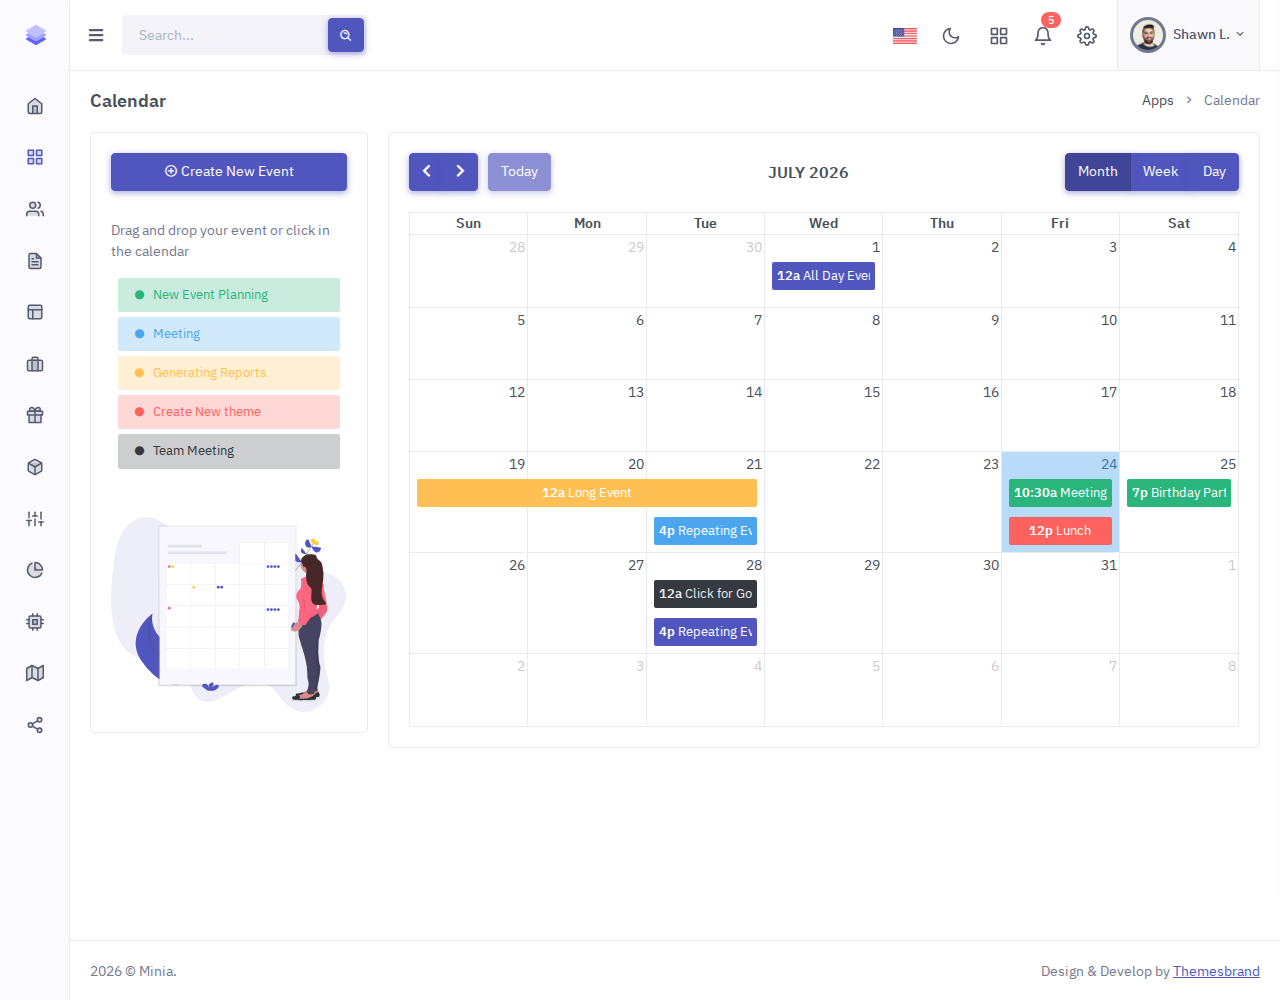
<file: docs/Template_Minia/apps-calendar.html>
<!doctype html>
<html lang="en">

    <head>
        
        <meta charset="utf-8">
        <title>Calendar | Minia - Minimal Admin & Dashboard Template</title>
        <meta name="viewport" content="width=device-width, initial-scale=1.0">
        <meta content="Premium Multipurpose Admin & Dashboard Template" name="description">
        <meta content="Themesbrand" name="author">

        <link href="static/css/main.min.css" rel="stylesheet" type="text/css">
        <link href="static/css/main.min1.css" rel="stylesheet" type="text/css">
        <link href="static/css/main.min2.css" rel="stylesheet" type="text/css">
        <link href="static/css/main.min3.css" rel="stylesheet" type="text/css">

        <!-- preloader css -->
        <link rel="stylesheet" href="static/css/preloader.min.css" type="text/css">

        <!-- Bootstrap Css -->
        <link href="static/css/bootstrap.min.css" id="bootstrap-style" rel="stylesheet" type="text/css">
        <!-- Icons Css -->
        <link href="static/css/icons.min.css" rel="stylesheet" type="text/css">
        <!-- App Css-->
        <link href="static/css/app.min.css" id="app-style" rel="stylesheet" type="text/css">

    </head>

    <body>

    <!-- <body data-layout="horizontal"> -->

        <!-- Begin page -->
        <div id="layout-wrapper">

            
            <header id="page-topbar">
                <div class="navbar-header">
                    <div class="d-flex">
                        <!-- LOGO -->
                        <div class="navbar-brand-box">
                            <a href="index.html" class="logo logo-dark">
                                <span class="logo-sm">
                                    <img src="static/picture/logo-sm.svg" alt="" height="24">
                                </span>
                                <span class="logo-lg">
                                    <img src="static/picture/logo-sm.svg" alt="" height="24"> <span class="logo-txt">Minia</span>
                                </span>
                            </a>

                            <a href="index.html" class="logo logo-light">
                                <span class="logo-sm">
                                    <img src="static/picture/logo-sm.svg" alt="" height="24">
                                </span>
                                <span class="logo-lg">
                                    <img src="static/picture/logo-sm.svg" alt="" height="24"> <span class="logo-txt">Minia</span>
                                </span>
                            </a>
                        </div>

                        <button type="button" class="btn btn-sm px-3 font-size-16 header-item" id="vertical-menu-btn">
                            <i class="fa fa-fw fa-bars"></i>
                        </button>

                        <!-- App Search-->
                        <form class="app-search d-none d-lg-block">
                            <div class="position-relative">
                                <input type="text" class="form-control" placeholder="Search...">
                                <button class="btn btn-primary" type="button"><i class="bx bx-search-alt align-middle"></i></button>
                            </div>
                        </form>
                    </div>

                    <div class="d-flex">

                        <div class="dropdown d-inline-block d-lg-none ms-2">
                            <button type="button" class="btn header-item" id="page-header-search-dropdown" data-bs-toggle="dropdown" aria-haspopup="true" aria-expanded="false">
                                <i data-feather="search" class="icon-lg"></i>
                            </button>
                            <div class="dropdown-menu dropdown-menu-lg dropdown-menu-end p-0" aria-labelledby="page-header-search-dropdown">
        
                                <form class="p-3">
                                    <div class="form-group m-0">
                                        <div class="input-group">
                                            <input type="text" class="form-control" placeholder="Search ..." aria-label="Search Result">

                                            <button class="btn btn-primary" type="submit"><i class="mdi mdi-magnify"></i></button>
                                        </div>
                                    </div>
                                </form>
                            </div>
                        </div>

                        <div class="dropdown d-none d-sm-inline-block">
                            <button type="button" class="btn header-item" data-bs-toggle="dropdown" aria-haspopup="true" aria-expanded="false">
                                <img id="header-lang-img" src="static/picture/us.jpg" alt="Header Language" height="16">
                            </button>
                            <div class="dropdown-menu dropdown-menu-end">

                                <!-- item-->
                                <a href="javascript:void(0);" class="dropdown-item notify-item language" data-lang="en">
                                    <img src="static/picture/us.jpg" alt="user-image" class="me-1" height="12"> <span class="align-middle">English</span>
                                </a>
                                <!-- item-->
                                <a href="javascript:void(0);" class="dropdown-item notify-item language" data-lang="sp">
                                    <img src="static/picture/spain.jpg" alt="user-image" class="me-1" height="12"> <span class="align-middle">Spanish</span>
                                </a>

                                <!-- item-->
                                <a href="javascript:void(0);" class="dropdown-item notify-item language" data-lang="gr">
                                    <img src="static/picture/germany.jpg" alt="user-image" class="me-1" height="12"> <span class="align-middle">German</span>
                                </a>

                                <!-- item-->
                                <a href="javascript:void(0);" class="dropdown-item notify-item language" data-lang="it">
                                    <img src="static/picture/italy.jpg" alt="user-image" class="me-1" height="12"> <span class="align-middle">Italian</span>
                                </a>

                                <!-- item-->
                                <a href="javascript:void(0);" class="dropdown-item notify-item language" data-lang="ru">
                                    <img src="static/picture/russia.jpg" alt="user-image" class="me-1" height="12"> <span class="align-middle">Russian</span>
                                </a>
                            </div>
                        </div>

                        <div class="dropdown d-none d-sm-inline-block">
                            <button type="button" class="btn header-item" id="mode-setting-btn">
                                <i data-feather="moon" class="icon-lg layout-mode-dark"></i>
                                <i data-feather="sun" class="icon-lg layout-mode-light"></i>
                            </button>
                        </div>

                        <div class="dropdown d-none d-lg-inline-block ms-1">
                            <button type="button" class="btn header-item" data-bs-toggle="dropdown" aria-haspopup="true" aria-expanded="false">
                                <i data-feather="grid" class="icon-lg"></i>
                            </button>
                            <div class="dropdown-menu dropdown-menu-lg dropdown-menu-end">
                                <div class="p-2">
                                    <div class="row g-0">
                                        <div class="col">
                                            <a class="dropdown-icon-item" href="#">
                                                <img src="static/picture/github.png" alt="Github">
                                                <span>GitHub</span>
                                            </a>
                                        </div>
                                        <div class="col">
                                            <a class="dropdown-icon-item" href="#">
                                                <img src="static/picture/bitbucket.png" alt="bitbucket">
                                                <span>Bitbucket</span>
                                            </a>
                                        </div>
                                        <div class="col">
                                            <a class="dropdown-icon-item" href="#">
                                                <img src="static/picture/dribbble.png" alt="dribbble">
                                                <span>Dribbble</span>
                                            </a>
                                        </div>
                                    </div>

                                    <div class="row g-0">
                                        <div class="col">
                                            <a class="dropdown-icon-item" href="#">
                                                <img src="static/picture/dropbox.png" alt="dropbox">
                                                <span>Dropbox</span>
                                            </a>
                                        </div>
                                        <div class="col">
                                            <a class="dropdown-icon-item" href="#">
                                                <img src="static/picture/mail_chimp.png" alt="mail_chimp">
                                                <span>Mail Chimp</span>
                                            </a>
                                        </div>
                                        <div class="col">
                                            <a class="dropdown-icon-item" href="#">
                                                <img src="static/picture/slack.png" alt="slack">
                                                <span>Slack</span>
                                            </a>
                                        </div>
                                    </div>
                                </div>
                            </div>
                        </div>

                        <div class="dropdown d-inline-block">
                            <button type="button" class="btn header-item noti-icon position-relative" id="page-header-notifications-dropdown" data-bs-toggle="dropdown" aria-haspopup="true" aria-expanded="false">
                                <i data-feather="bell" class="icon-lg"></i>
                                <span class="badge bg-danger rounded-pill">5</span>
                            </button>
                            <div class="dropdown-menu dropdown-menu-lg dropdown-menu-end p-0" aria-labelledby="page-header-notifications-dropdown">
                                <div class="p-3">
                                    <div class="row align-items-center">
                                        <div class="col">
                                            <h6 class="m-0"> Notifications </h6>
                                        </div>
                                        <div class="col-auto">
                                            <a href="#!" class="small text-reset text-decoration-underline"> Unread (3)</a>
                                        </div>
                                    </div>
                                </div>
                                <div data-simplebar="" style="max-height: 230px;">
                                    <a href="#!" class="text-reset notification-item">
                                        <div class="d-flex">
                                            <div class="flex-shrink-0 me-3">
                                                <img src="static/picture/avatar-3.jpg" class="rounded-circle avatar-sm" alt="user-pic">
                                            </div>
                                            <div class="flex-grow-1">
                                                <h6 class="mb-1">James Lemire</h6>
                                                <div class="font-size-13 text-muted">
                                                    <p class="mb-1">It will seem like simplified English.</p>
                                                    <p class="mb-0"><i class="mdi mdi-clock-outline"></i> <span>1 hours ago</span></p>
                                                </div>
                                            </div>
                                        </div>
                                    </a>
                                    <a href="#!" class="text-reset notification-item">
                                        <div class="d-flex">
                                            <div class="flex-shrink-0 avatar-sm me-3">
                                                <span class="avatar-title bg-primary rounded-circle font-size-16">
                                                    <i class="bx bx-cart"></i>
                                                </span>
                                            </div>
                                            <div class="flex-grow-1">
                                                <h6 class="mb-1">Your order is placed</h6>
                                                <div class="font-size-13 text-muted">
                                                    <p class="mb-1">If several languages coalesce the grammar</p>
                                                    <p class="mb-0"><i class="mdi mdi-clock-outline"></i> <span>3 min ago</span></p>
                                                </div>
                                            </div>
                                        </div>
                                    </a>
                                    <a href="#!" class="text-reset notification-item">
                                        <div class="d-flex">
                                            <div class="flex-shrink-0 avatar-sm me-3">
                                                <span class="avatar-title bg-success rounded-circle font-size-16">
                                                    <i class="bx bx-badge-check"></i>
                                                </span>
                                            </div>
                                            <div class="flex-grow-1">
                                                <h6 class="mb-1">Your item is shipped</h6>
                                                <div class="font-size-13 text-muted">
                                                    <p class="mb-1">If several languages coalesce the grammar</p>
                                                    <p class="mb-0"><i class="mdi mdi-clock-outline"></i> <span>3 min ago</span></p>
                                                </div>
                                            </div>
                                        </div>
                                    </a>

                                    <a href="#!" class="text-reset notification-item">
                                        <div class="d-flex">
                                            <div class="flex-shrink-0 me-3">
                                                <img src="static/picture/avatar-6.jpg" class="rounded-circle avatar-sm" alt="user-pic">
                                            </div>
                                            <div class="flex-grow-1">
                                                <h6 class="mb-1">Salena Layfield</h6>
                                                <div class="font-size-13 text-muted">
                                                    <p class="mb-1">As a skeptical Cambridge friend of mine occidental.</p>
                                                    <p class="mb-0"><i class="mdi mdi-clock-outline"></i> <span>1 hours ago</span></p>
                                                </div>
                                            </div>
                                        </div>
                                    </a>
                                </div>
                                <div class="p-2 border-top d-grid">
                                    <a class="btn btn-sm btn-link font-size-14 text-center" href="javascript:void(0)">
                                        <i class="mdi mdi-arrow-right-circle me-1"></i> <span>View More..</span> 
                                    </a>
                                </div>
                            </div>
                        </div>

                        <div class="dropdown d-inline-block">
                            <button type="button" class="btn header-item right-bar-toggle me-2">
                                <i data-feather="settings" class="icon-lg"></i>
                            </button>
                        </div>

                        <div class="dropdown d-inline-block">
                            <button type="button" class="btn header-item bg-soft-light border-start border-end" id="page-header-user-dropdown" data-bs-toggle="dropdown" aria-haspopup="true" aria-expanded="false">
                                <img class="rounded-circle header-profile-user" src="static/picture/avatar-1.jpg" alt="Header Avatar">
                                <span class="d-none d-xl-inline-block ms-1 fw-medium">Shawn L.</span>
                                <i class="mdi mdi-chevron-down d-none d-xl-inline-block"></i>
                            </button>
                            <div class="dropdown-menu dropdown-menu-end">
                                <!-- item-->
                                <a class="dropdown-item" href="apps-contacts-profile.html"><i class="mdi mdi-face-profile font-size-16 align-middle me-1"></i> Profile</a>
                                <a class="dropdown-item" href="auth-lock-screen.html"><i class="mdi mdi-lock font-size-16 align-middle me-1"></i> Lock screen</a>
                                <div class="dropdown-divider"></div>
                                <a class="dropdown-item" href="auth-logout.html"><i class="mdi mdi-logout font-size-16 align-middle me-1"></i> Logout</a>
                            </div>
                        </div>

                    </div>
                </div>
            </header>

            <!-- ========== Left Sidebar Start ========== -->
            <div class="vertical-menu">

                <div data-simplebar="" class="h-100">

                    <!--- Sidemenu -->
                    <div id="sidebar-menu">
                        <!-- Left Menu Start -->
                        <ul class="metismenu list-unstyled" id="side-menu">
                            <li class="menu-title" data-key="t-menu">Menu</li>

                            <li>
                                <a href="index.html">
                                    <i data-feather="home"></i>
                                    <span data-key="t-dashboard">Dashboard</span>
                                </a>
                            </li>

                            <li>
                                <a href="javascript: void(0);" class="has-arrow">
                                    <i data-feather="grid"></i>
                                    <span data-key="t-apps">Apps</span>
                                </a>
                                <ul class="sub-menu" aria-expanded="false">
                                    <li>
                                        <a href="">
                                            <span data-key="t-calendar">Calendar</span>
                                        </a>
                                    </li>
        
                                    <li>
                                        <a href="apps-chat.html">
                                            <span data-key="t-chat">Chat</span>
                                        </a>
                                    </li>
        
                                    <li>
                                        <a href="javascript: void(0);" class="has-arrow">
                                            <span data-key="t-email">Email</span>
                                        </a>
                                        <ul class="sub-menu" aria-expanded="false">
                                            <li><a href="apps-email-inbox.html" data-key="t-inbox">Inbox</a></li>
                                            <li><a href="apps-email-read.html" data-key="t-read-email">Read Email</a></li>
                                        </ul>
                                    </li>
                                    <li>
                                        <a href="javascript: void(0);" class="has-arrow">
                                            <span data-key="t-invoices">Invoices</span>
                                        </a>
                                        <ul class="sub-menu" aria-expanded="false">
                                            <li><a href="apps-invoices-list.html" data-key="t-invoice-list">Invoice List</a></li>
                                            <li><a href="apps-invoices-detail.html" data-key="t-invoice-detail">Invoice Detail</a></li>
                                        </ul>
                                    </li>
                                    <li>
                                        <a href="javascript: void(0);" class="has-arrow">
                                            <span data-key="t-contacts">Contacts</span>
                                        </a>
                                        <ul class="sub-menu" aria-expanded="false">
                                            <li><a href="apps-contacts-grid.html" data-key="t-user-grid">User Grid</a></li>
                                            <li><a href="apps-contacts-list.html" data-key="t-user-list">User List</a></li>
                                            <li><a href="apps-contacts-profile.html" data-key="t-profile">Profile</a></li>
                                        </ul>
                                    </li>
                                </ul>
                            </li>

                            <li>
                                <a href="javascript: void(0);" class="has-arrow">
                                    <i data-feather="users"></i>
                                    <span data-key="t-authentication">Authentication</span>
                                </a>
                                <ul class="sub-menu" aria-expanded="false">
                                    <li><a href="auth-login.html" data-key="t-login">Login</a></li>
                                    <li><a href="auth-register.html" data-key="t-register">Register</a></li>
                                    <li><a href="auth-recoverpw.html" data-key="t-recover-password">Recover Password</a></li>
                                    <li><a href="auth-lock-screen.html" data-key="t-lock-screen">Lock Screen</a></li>
                                    <li><a href="auth-logout.html" data-key="t-logout">Log Out</a></li>
                                    <li><a href="auth-confirm-mail.html" data-key="t-confirm-mail">Confirm Mail</a></li>
                                    <li><a href="auth-email-verification.html" data-key="t-email-verification">Email Verification</a></li>
                                    <li><a href="auth-two-step-verification.html" data-key="t-two-step-verification">Two Step Verification</a></li>
                                </ul>
                            </li>

                            <li>
                                <a href="javascript: void(0);" class="has-arrow">
                                    <i data-feather="file-text"></i>
                                    <span data-key="t-pages">Pages</span>
                                </a>
                                <ul class="sub-menu" aria-expanded="false">
                                    <li><a href="pages-starter.html" data-key="t-starter-page">Starter Page</a></li>
                                    <li><a href="pages-maintenance.html" data-key="t-maintenance">Maintenance</a></li>
                                    <li><a href="pages-comingsoon.html" data-key="t-coming-soon">Coming Soon</a></li>
                                    <li><a href="pages-timeline.html" data-key="t-timeline">Timeline</a></li>
                                    <li><a href="pages-faqs.html" data-key="t-faqs">FAQs</a></li>
                                    <li><a href="pages-pricing.html" data-key="t-pricing">Pricing</a></li>
                                    <li><a href="pages-404.html" data-key="t-error-404">Error 404</a></li>
                                    <li><a href="pages-500.html" data-key="t-error-500">Error 500</a></li>
                                </ul>
                            </li>

                            <li>
                                <a href="layouts-horizontal.html">
                                    <i data-feather="layout"></i>
                                    <span data-key="t-horizontal">Horizontal</span>
                                </a>
                            </li>

                            <li class="menu-title mt-2" data-key="t-components">Elements</li>

                            <li>
                                <a href="javascript: void(0);" class="has-arrow">
                                    <i data-feather="briefcase"></i>
                                    <span data-key="t-components">Components</span>
                                </a>
                                <ul class="sub-menu" aria-expanded="false">
                                    <li><a href="ui-alerts.html" data-key="t-alerts">Alerts</a></li>
                                    <li><a href="ui-buttons.html" data-key="t-buttons">Buttons</a></li>
                                    <li><a href="ui-cards.html" data-key="t-cards">Cards</a></li>
                                    <li><a href="ui-carousel.html" data-key="t-carousel">Carousel</a></li>
                                    <li><a href="ui-dropdowns.html" data-key="t-dropdowns">Dropdowns</a></li>
                                    <li><a href="ui-grid.html" data-key="t-grid">Grid</a></li>
                                    <li><a href="ui-images.html" data-key="t-images">Images</a></li>
                                    <li><a href="ui-modals.html" data-key="t-modals">Modals</a></li>
                                    <li><a href="ui-offcanvas.html" data-key="t-offcanvas">Offcanvas</a></li>
                                    <li><a href="ui-progressbars.html" data-key="t-progress-bars">Progress Bars</a></li>
                                    <li><a href="ui-tabs-accordions.html" data-key="t-tabs-accordions">Tabs & Accordions</a></li>
                                    <li><a href="ui-typography.html" data-key="t-typography">Typography</a></li>
                                    <li><a href="ui-video.html" data-key="t-video">Video</a></li>
                                    <li><a href="ui-general.html" data-key="t-general">General</a></li>
                                    <li><a href="ui-colors.html" data-key="t-colors">Colors</a></li>
                                </ul>
                            </li>

                            <li>
                                <a href="javascript: void(0);" class="has-arrow">
                                    <i data-feather="gift"></i>
                                    <span data-key="t-ui-elements">Extended</span>
                                </a>
                                <ul class="sub-menu" aria-expanded="false">
                                    <li><a href="extended-lightbox.html" data-key="t-lightbox">Lightbox</a></li>
                                    <li><a href="extended-rangeslider.html" data-key="t-range-slider">Range Slider</a></li>
                                    <li><a href="extended-sweet-alert.html" data-key="t-sweet-alert">SweetAlert 2</a></li>
                                    <li><a href="extended-session-timeout.html" data-key="t-session-timeout">Session Timeout</a></li>
                                    <li><a href="extended-rating.html" data-key="t-rating">Rating</a></li>
                                    <li><a href="extended-notifications.html" data-key="t-notifications">Notifications</a></li>
                                </ul>
                            </li>

                            <li>
                                <a href="javascript: void(0);">
                                    <i data-feather="box"></i>
                                    <span class="badge rounded-pill bg-soft-danger text-danger float-end">7</span>
                                    <span data-key="t-forms">Forms</span>
                                </a>
                                <ul class="sub-menu" aria-expanded="false">
                                    <li><a href="form-elements.html" data-key="t-form-elements">Basic Elements</a></li>
                                    <li><a href="form-validation.html" data-key="t-form-validation">Validation</a></li>
                                    <li><a href="form-advanced.html" data-key="t-form-advanced">Advanced Plugins</a></li>
                                    <li><a href="form-editors.html" data-key="t-form-editors">Editors</a></li>
                                    <li><a href="form-uploads.html" data-key="t-form-upload">File Upload</a></li>
                                    <li><a href="form-wizard.html" data-key="t-form-wizard">Wizard</a></li>
                                    <li><a href="form-mask.html" data-key="t-form-mask">Mask</a></li>
                                </ul>
                            </li>

                            <li>
                                <a href="javascript: void(0);" class="has-arrow">
                                    <i data-feather="sliders"></i>
                                    <span data-key="t-tables">Tables</span>
                                </a>
                                <ul class="sub-menu" aria-expanded="false">
                                    <li><a href="tables-basic.html" data-key="t-basic-tables">Bootstrap Basic</a></li>
                                    <li><a href="tables-datatable.html" data-key="t-data-tables">DataTables</a></li>
                                    <li><a href="tables-responsive.html" data-key="t-responsive-table">Responsive</a></li>
                                    <li><a href="tables-editable.html" data-key="t-editable-table">Editable</a></li>
                                </ul>
                            </li>

                            <li>
                                <a href="javascript: void(0);" class="has-arrow">
                                    <i data-feather="pie-chart"></i>
                                    <span data-key="t-charts">Charts</span>
                                </a>
                                <ul class="sub-menu" aria-expanded="false">
                                    <li><a href="charts-apex.html" data-key="t-apex-charts">Apexcharts</a></li>
                                    <li><a href="charts-echart.html" data-key="t-e-charts">Echarts</a></li>
                                    <li><a href="charts-chartjs.html" data-key="t-chartjs-charts">Chartjs</a></li>
                                    <li><a href="charts-knob.html" data-key="t-knob-charts">Jquery Knob</a></li>
                                    <li><a href="charts-sparkline.html" data-key="t-sparkline-charts">Sparkline</a></li>
                                </ul>
                            </li>

                            <li>
                                <a href="javascript: void(0);" class="has-arrow">
                                    <i data-feather="cpu"></i>
                                    <span data-key="t-icons">Icons</span>
                                </a>
                                <ul class="sub-menu" aria-expanded="false">
                                    <li><a href="icons-boxicons.html" data-key="t-boxicons">Boxicons</a></li>
                                    <li><a href="icons-materialdesign.html" data-key="t-material-design">Material Design</a></li>
                                    <li><a href="icons-dripicons.html" data-key="t-dripicons">Dripicons</a></li>
                                    <li><a href="icons-fontawesome.html" data-key="t-font-awesome">Font Awesome 5</a></li>
                                </ul>
                            </li>

                            <li>
                                <a href="javascript: void(0);" class="has-arrow">
                                    <i data-feather="map"></i>
                                    <span data-key="t-maps">Maps</span>
                                </a>
                                <ul class="sub-menu" aria-expanded="false">
                                    <li><a href="maps-google.html" data-key="t-g-maps">Google</a></li>
                                    <li><a href="maps-vector.html" data-key="t-v-maps">Vector</a></li>
                                    <li><a href="maps-leaflet.html" data-key="t-l-maps">Leaflet</a></li>
                                </ul>
                            </li>

                            <li>
                                <a href="javascript: void(0);" class="has-arrow">
                                    <i data-feather="share-2"></i>
                                    <span data-key="t-multi-level">Multi Level</span>
                                </a>
                                <ul class="sub-menu" aria-expanded="true">
                                    <li><a href="javascript: void(0);" data-key="t-level-1-1">Level 1.1</a></li>
                                    <li>
                                        <a href="javascript: void(0);" class="has-arrow" data-key="t-level-1-2">Level 1.2</a>
                                        <ul class="sub-menu" aria-expanded="true">
                                            <li><a href="javascript: void(0);" data-key="t-level-2-1">Level 2.1</a></li>
                                            <li><a href="javascript: void(0);" data-key="t-level-2-2">Level 2.2</a></li>
                                        </ul>
                                    </li>
                                </ul>
                            </li>

                        </ul>

                        <div class="card sidebar-alert border-0 text-center mx-4 mb-0 mt-5">
                            <div class="card-body">
                                <img src="static/picture/giftbox.png" alt="">
                                <div class="mt-4">
                                    <h5 class="alertcard-title font-size-16">Unlimited Access</h5>
                                    <p class="font-size-13">Upgrade your plan from a Free trial, to select ‘Business Plan’.</p>
                                    <a href="#!" class="btn btn-primary mt-2">Upgrade Now</a>
                                </div>
                            </div>
                        </div>
                    </div>
                    <!-- Sidebar -->
                </div>
            </div>
            <!-- Left Sidebar End -->

            

            <!-- ============================================================== -->
            <!-- Start right Content here -->
            <!-- ============================================================== -->
            <div class="main-content">

                <div class="page-content">
                    <div class="container-fluid">

                        <!-- start page title -->
                        <div class="row">
                            <div class="col-12">
                                <div class="page-title-box d-sm-flex align-items-center justify-content-between">
                                    <h4 class="mb-sm-0 font-size-18">Calendar</h4>

                                    <div class="page-title-right">
                                        <ol class="breadcrumb m-0">
                                            <li class="breadcrumb-item"><a href="javascript: void(0);">Apps</a></li>
                                            <li class="breadcrumb-item active">Calendar</li>
                                        </ol>
                                    </div>

                                </div>
                            </div>
                        </div>
                        <!-- end page title -->

                        <div class="row">
                            <div class="col-12">
                               
                                <div class="row">
                                    <div class="col-xl-3 col-lg-4">
                                        <div class="card">
                                            <div class="card-body">
                                                <div class="d-grid">
                                                    <button class="btn font-16 btn-primary" id="btn-new-event"><i class="mdi mdi-plus-circle-outline"></i> Create
                                                        New Event</button>
                                                </div>
                                                
                                                <div id="external-events" class="mt-2">
                                                    <br>
                                                    <p class="text-muted">Drag and drop your event or click in the calendar</p>
                                                    <div class="external-event fc-event text-success bg-soft-success" data-class="bg-success">
                                                        <i class="mdi mdi-checkbox-blank-circle font-size-11 me-2"></i>New Event Planning
                                                    </div>
                                                    <div class="external-event fc-event text-info bg-soft-info" data-class="bg-info">
                                                        <i class="mdi mdi-checkbox-blank-circle font-size-11 me-2"></i>Meeting
                                                    </div>
                                                    <div class="external-event fc-event text-warning bg-soft-warning" data-class="bg-warning">
                                                        <i class="mdi mdi-checkbox-blank-circle font-size-11 me-2"></i>Generating Reports
                                                    </div>
                                                    <div class="external-event fc-event text-danger bg-soft-danger" data-class="bg-danger">
                                                        <i class="mdi mdi-checkbox-blank-circle font-size-11 me-2"></i>Create New theme
                                                    </div>
                                                    <div class="external-event fc-event text-dark bg-soft-dark" data-class="bg-dark">
                                                        <i class="mdi mdi-checkbox-blank-circle font-size-11 me-2"></i>Team Meeting
                                                    </div>
                                                </div>

                                                <div class="row justify-content-center mt-5">
                                                    <div class="col-lg-12 col-sm-6">
                                                        <img src="static/picture/undraw-calendar.svg" alt="" class="img-fluid d-block">
                                                    </div>
                                                </div>
                                            
                                            </div>
                                        </div>
                                    </div> <!-- end col-->

                                    <div class="col-xl-9 col-lg-8">
                                        <div class="card">
                                            <div class="card-body">
                                                <div id="calendar"></div>
                                            </div>
                                        </div>
                                    </div> <!-- end col -->

                                </div> 

                                <div style='clear:both'></div>


                                <!-- Add New Event MODAL -->
                                <div class="modal fade" id="event-modal" tabindex="-1">
                                    <div class="modal-dialog modal-dialog-centered">
                                        <div class="modal-content">
                                            <div class="modal-header py-3 px-4 border-bottom-0">
                                                <h5 class="modal-title" id="modal-title">Event</h5>

                                                <button type="button" class="btn-close" data-bs-dismiss="modal" aria-hidden="true"></button>

                                            </div>
                                            <div class="modal-body p-4">
                                                <form class="needs-validation" name="event-form" id="form-event" novalidate="">
                                                    <div class="row">
                                                        <div class="col-12">
                                                            <div class="mb-3">
                                                                <label class="form-label">Event Name</label>
                                                                <input class="form-control" placeholder="Insert Event Name" type="text" name="title" id="event-title" required="" value="">
                                                                <div class="invalid-feedback">Please provide a valid event name</div>
                                                            </div>
                                                        </div>
                                                        <div class="col-12">
                                                            <div class="mb-3">
                                                                <label class="form-label">Category</label>
                                                                <select class="form-control form-select" name="category" id="event-category">
                                                                    <option selected=""> --Select-- </option>
                                                                    <option value="bg-danger">Danger</option>
                                                                    <option value="bg-success">Success</option>
                                                                    <option value="bg-primary">Primary</option>
                                                                    <option value="bg-info">Info</option>
                                                                    <option value="bg-dark">Dark</option>
                                                                    <option value="bg-warning">Warning</option>
                                                                </select>
                                                                <div class="invalid-feedback">Please select a valid event category</div>
                                                            </div>
                                                        </div>
                                                    </div>
                                                    <div class="row mt-2">
                                                        <div class="col-6">
                                                            <button type="button" class="btn btn-danger" id="btn-delete-event">Delete</button>
                                                        </div>
                                                        <div class="col-6 text-end">
                                                            <button type="button" class="btn btn-light me-1" data-bs-dismiss="modal">Close</button>
                                                            <button type="submit" class="btn btn-success" id="btn-save-event">Save</button>
                                                        </div>
                                                    </div>
                                                </form>
                                            </div>
                                        </div> <!-- end modal-content-->
                                    </div> <!-- end modal dialog-->
                                </div>
                                <!-- end modal-->

                            </div>
                        </div>
                        
                    </div> <!-- container-fluid -->
                </div>
                <!-- End Page-content -->

                
                <footer class="footer">
                    <div class="container-fluid">
                        <div class="row">
                            <div class="col-sm-6">
                                <script>document.write(new Date().getFullYear())</script> © Minia.
                            </div>
                            <div class="col-sm-6">
                                <div class="text-sm-end d-none d-sm-block">
                                    Design & Develop by <a href="#!" class="text-decoration-underline">Themesbrand</a>
                                </div>
                            </div>
                        </div>
                    </div>
                </footer>
            </div>
            <!-- end main content-->

        </div>
        <!-- END layout-wrapper -->

        
        <!-- Right Sidebar -->
        <div class="right-bar">
            <div data-simplebar="" class="h-100">
                <div class="rightbar-title d-flex align-items-center bg-dark p-3">

                    <h5 class="m-0 me-2 text-white">Theme Customizer</h5>

                    <a href="javascript:void(0);" class="right-bar-toggle ms-auto">
                        <i class="mdi mdi-close noti-icon"></i>
                    </a>
                </div>

                <!-- Settings -->
                <hr class="m-0">

                <div class="p-4">
                    <h6 class="mb-3">Layout</h6>
                    <div class="form-check form-check-inline">
                        <input class="form-check-input" type="radio" name="layout" id="layout-vertical" value="vertical">
                        <label class="form-check-label" for="layout-vertical">Vertical</label>
                    </div>
                    <div class="form-check form-check-inline">
                        <input class="form-check-input" type="radio" name="layout" id="layout-horizontal" value="horizontal">
                        <label class="form-check-label" for="layout-horizontal">Horizontal</label>
                    </div>

                    <h6 class="mt-4 mb-3 pt-2">Layout Mode</h6>

                    <div class="form-check form-check-inline">
                        <input class="form-check-input" type="radio" name="layout-mode" id="layout-mode-light" value="light">
                        <label class="form-check-label" for="layout-mode-light">Light</label>
                    </div>
                    <div class="form-check form-check-inline">
                        <input class="form-check-input" type="radio" name="layout-mode" id="layout-mode-dark" value="dark">
                        <label class="form-check-label" for="layout-mode-dark">Dark</label>
                    </div>

                    <h6 class="mt-4 mb-3 pt-2">Layout Width</h6>

                    <div class="form-check form-check-inline">
                        <input class="form-check-input" type="radio" name="layout-width" id="layout-width-fuild" value="fuild" onchange="document.body.setAttribute('data-layout-size', 'fluid')">
                        <label class="form-check-label" for="layout-width-fuild">Fluid</label>
                    </div>
                    <div class="form-check form-check-inline">
                        <input class="form-check-input" type="radio" name="layout-width" id="layout-width-boxed" value="boxed" onchange="document.body.setAttribute('data-layout-size', 'boxed')">
                        <label class="form-check-label" for="layout-width-boxed">Boxed</label>
                    </div>

                    <h6 class="mt-4 mb-3 pt-2">Layout Position</h6>

                    <div class="form-check form-check-inline">
                        <input class="form-check-input" type="radio" name="layout-position" id="layout-position-fixed" value="fixed" onchange="document.body.setAttribute('data-layout-scrollable', 'false')">
                        <label class="form-check-label" for="layout-position-fixed">Fixed</label>
                    </div>
                    <div class="form-check form-check-inline">
                        <input class="form-check-input" type="radio" name="layout-position" id="layout-position-scrollable" value="scrollable" onchange="document.body.setAttribute('data-layout-scrollable', 'true')">
                        <label class="form-check-label" for="layout-position-scrollable">Scrollable</label>
                    </div>

                    <h6 class="mt-4 mb-3 pt-2">Topbar Color</h6>

                    <div class="form-check form-check-inline">
                        <input class="form-check-input" type="radio" name="topbar-color" id="topbar-color-light" value="light" onchange="document.body.setAttribute('data-topbar', 'light')">
                        <label class="form-check-label" for="topbar-color-light">Light</label>
                    </div>
                    <div class="form-check form-check-inline">
                        <input class="form-check-input" type="radio" name="topbar-color" id="topbar-color-dark" value="dark" onchange="document.body.setAttribute('data-topbar', 'dark')">
                        <label class="form-check-label" for="topbar-color-dark">Dark</label>
                    </div>

                    <h6 class="mt-4 mb-3 pt-2 sidebar-setting">Sidebar Size</h6>

                    <div class="form-check sidebar-setting">
                        <input class="form-check-input" type="radio" name="sidebar-size" id="sidebar-size-default" value="default" onchange="document.body.setAttribute('data-sidebar-size', 'lg')">
                        <label class="form-check-label" for="sidebar-size-default">Default</label>
                    </div>
                    <div class="form-check sidebar-setting">
                        <input class="form-check-input" type="radio" name="sidebar-size" id="sidebar-size-compact" value="compact" onchange="document.body.setAttribute('data-sidebar-size', 'md')">
                        <label class="form-check-label" for="sidebar-size-compact">Compact</label>
                    </div>
                    <div class="form-check sidebar-setting">
                        <input class="form-check-input" type="radio" name="sidebar-size" id="sidebar-size-small" value="small" onchange="document.body.setAttribute('data-sidebar-size', 'sm')">
                        <label class="form-check-label" for="sidebar-size-small">Small (Icon View)</label>
                    </div>

                    <h6 class="mt-4 mb-3 pt-2 sidebar-setting">Sidebar Color</h6>

                    <div class="form-check sidebar-setting">
                        <input class="form-check-input" type="radio" name="sidebar-color" id="sidebar-color-light" value="light" onchange="document.body.setAttribute('data-sidebar', 'light')">
                        <label class="form-check-label" for="sidebar-color-light">Light</label>
                    </div>
                    <div class="form-check sidebar-setting">
                        <input class="form-check-input" type="radio" name="sidebar-color" id="sidebar-color-dark" value="dark" onchange="document.body.setAttribute('data-sidebar', 'dark')">
                        <label class="form-check-label" for="sidebar-color-dark">Dark</label>
                    </div>
                    <div class="form-check sidebar-setting">
                        <input class="form-check-input" type="radio" name="sidebar-color" id="sidebar-color-brand" value="brand" onchange="document.body.setAttribute('data-sidebar', 'brand')">
                        <label class="form-check-label" for="sidebar-color-brand">Brand</label>
                    </div>

                    <h6 class="mt-4 mb-3 pt-2">Direction</h6>

                    <div class="form-check form-check-inline">
                        <input class="form-check-input" type="radio" name="layout-direction" id="layout-direction-ltr" value="ltr">
                        <label class="form-check-label" for="layout-direction-ltr">LTR</label>
                    </div>
                    <div class="form-check form-check-inline">
                        <input class="form-check-input" type="radio" name="layout-direction" id="layout-direction-rtl" value="rtl">
                        <label class="form-check-label" for="layout-direction-rtl">RTL</label>
                    </div>

                </div>

            </div> <!-- end slimscroll-menu-->
        </div>
        <!-- /Right-bar -->

        <!-- Right bar overlay-->
        <div class="rightbar-overlay"></div>

        <!-- JAVASCRIPT -->
        <script src="static/js/jquery.min.js"></script>
        <script src="static/js/bootstrap.bundle.min.js"></script>
        <script src="static/js/metisMenu.min.js"></script>
        <script src="static/js/simplebar.min.js"></script>
        <script src="static/js/waves.min.js"></script>
        <script src="static/js/feather.min.js"></script>
        <!-- pace js -->
        <script src="static/js/pace.min.js"></script>

        <script src="static/js/main.min.js"></script>
        <script src="static/js/main.min1.js"></script>
        <script src="static/js/main.min2.js"></script>
        <script src="static/js/main.min3.js"></script>
        <script src="static/js/main.min4.js"></script>

        <!-- Calendar init -->
        <script src="static/js/calendar.init.js"></script>

        <!-- App js -->
        <script src="static/js/app.js"></script>

    </body>
</html>
</file>
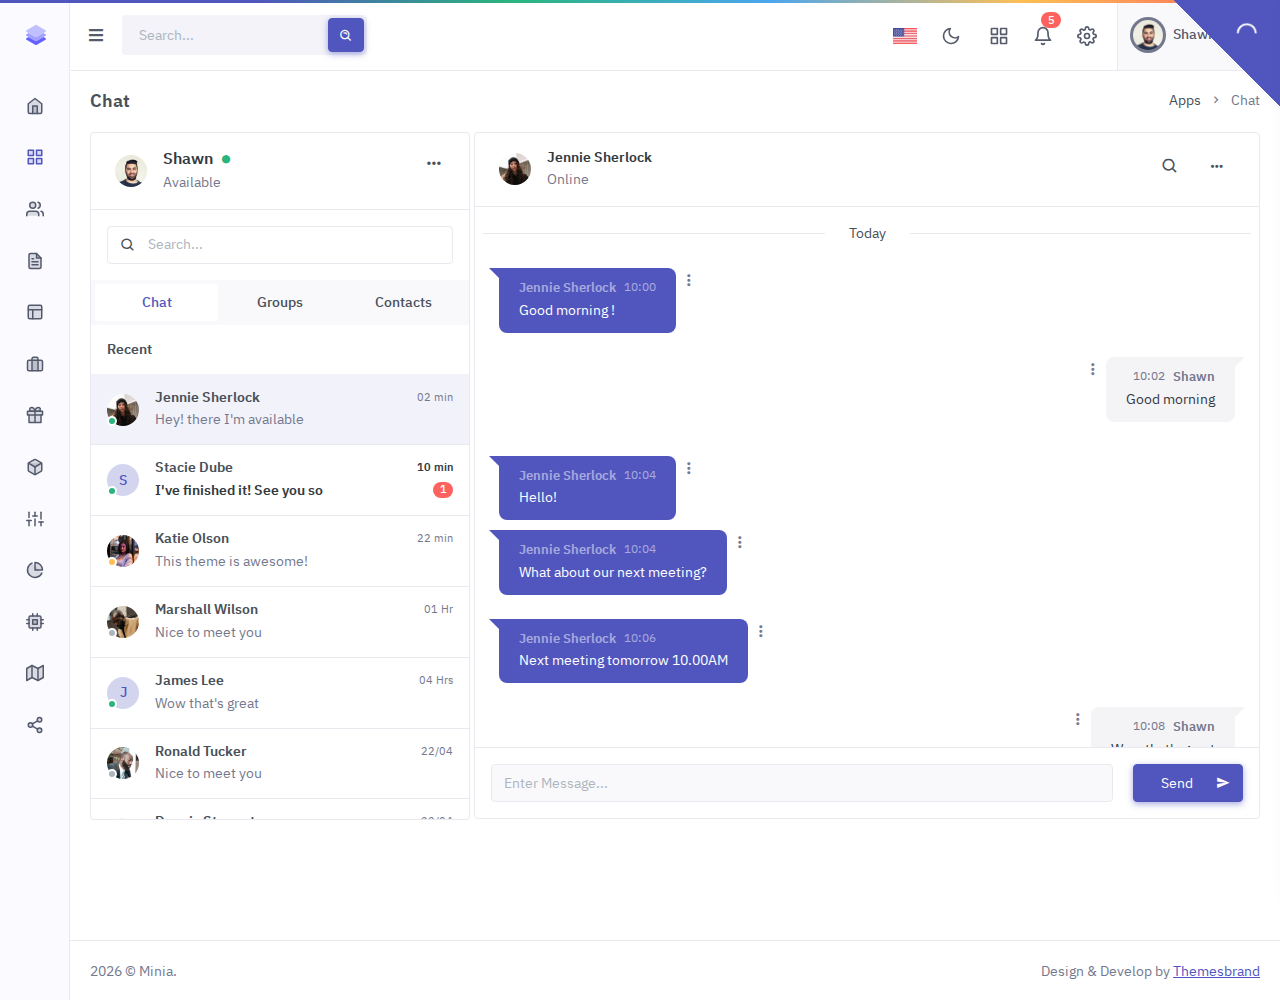
<file: docs/Template_Minia/apps-chat.html>
<!doctype html>
<html lang="en">

    <head>
        
        <meta charset="utf-8">
        <title>Chat | Minia - Minimal Admin & Dashboard Template</title>
        <meta name="viewport" content="width=device-width, initial-scale=1.0">
        <meta content="Premium Multipurpose Admin & Dashboard Template" name="description">
        <meta content="Themesbrand" name="author">

        <!-- preloader css -->
        <link rel="stylesheet" href="static/css/preloader.min.css" type="text/css">

        <!-- Bootstrap Css -->
        <link href="static/css/bootstrap.min.css" id="bootstrap-style" rel="stylesheet" type="text/css">
        <!-- Icons Css -->
        <link href="static/css/icons.min.css" rel="stylesheet" type="text/css">
        <!-- App Css-->
        <link href="static/css/app.min.css" id="app-style" rel="stylesheet" type="text/css">

    </head>

    <body>

    <!-- <body data-layout="horizontal"> -->

        <!-- Begin page -->
        <div id="layout-wrapper">

            
            <header id="page-topbar">
                <div class="navbar-header">
                    <div class="d-flex">
                        <!-- LOGO -->
                        <div class="navbar-brand-box">
                            <a href="index.html" class="logo logo-dark">
                                <span class="logo-sm">
                                    <img src="static/picture/logo-sm.svg" alt="" height="24">
                                </span>
                                <span class="logo-lg">
                                    <img src="static/picture/logo-sm.svg" alt="" height="24"> <span class="logo-txt">Minia</span>
                                </span>
                            </a>

                            <a href="index.html" class="logo logo-light">
                                <span class="logo-sm">
                                    <img src="static/picture/logo-sm.svg" alt="" height="24">
                                </span>
                                <span class="logo-lg">
                                    <img src="static/picture/logo-sm.svg" alt="" height="24"> <span class="logo-txt">Minia</span>
                                </span>
                            </a>
                        </div>

                        <button type="button" class="btn btn-sm px-3 font-size-16 header-item" id="vertical-menu-btn">
                            <i class="fa fa-fw fa-bars"></i>
                        </button>

                        <!-- App Search-->
                        <form class="app-search d-none d-lg-block">
                            <div class="position-relative">
                                <input type="text" class="form-control" placeholder="Search...">
                                <button class="btn btn-primary" type="button"><i class="bx bx-search-alt align-middle"></i></button>
                            </div>
                        </form>
                    </div>

                    <div class="d-flex">

                        <div class="dropdown d-inline-block d-lg-none ms-2">
                            <button type="button" class="btn header-item" id="page-header-search-dropdown" data-bs-toggle="dropdown" aria-haspopup="true" aria-expanded="false">
                                <i data-feather="search" class="icon-lg"></i>
                            </button>
                            <div class="dropdown-menu dropdown-menu-lg dropdown-menu-end p-0" aria-labelledby="page-header-search-dropdown">
        
                                <form class="p-3">
                                    <div class="form-group m-0">
                                        <div class="input-group">
                                            <input type="text" class="form-control" placeholder="Search ..." aria-label="Search Result">

                                            <button class="btn btn-primary" type="submit"><i class="mdi mdi-magnify"></i></button>
                                        </div>
                                    </div>
                                </form>
                            </div>
                        </div>

                        <div class="dropdown d-none d-sm-inline-block">
                            <button type="button" class="btn header-item" data-bs-toggle="dropdown" aria-haspopup="true" aria-expanded="false">
                                <img id="header-lang-img" src="static/picture/us.jpg" alt="Header Language" height="16">
                            </button>
                            <div class="dropdown-menu dropdown-menu-end">

                                <!-- item-->
                                <a href="javascript:void(0);" class="dropdown-item notify-item language" data-lang="en">
                                    <img src="static/picture/us.jpg" alt="user-image" class="me-1" height="12"> <span class="align-middle">English</span>
                                </a>
                                <!-- item-->
                                <a href="javascript:void(0);" class="dropdown-item notify-item language" data-lang="sp">
                                    <img src="static/picture/spain.jpg" alt="user-image" class="me-1" height="12"> <span class="align-middle">Spanish</span>
                                </a>

                                <!-- item-->
                                <a href="javascript:void(0);" class="dropdown-item notify-item language" data-lang="gr">
                                    <img src="static/picture/germany.jpg" alt="user-image" class="me-1" height="12"> <span class="align-middle">German</span>
                                </a>

                                <!-- item-->
                                <a href="javascript:void(0);" class="dropdown-item notify-item language" data-lang="it">
                                    <img src="static/picture/italy.jpg" alt="user-image" class="me-1" height="12"> <span class="align-middle">Italian</span>
                                </a>

                                <!-- item-->
                                <a href="javascript:void(0);" class="dropdown-item notify-item language" data-lang="ru">
                                    <img src="static/picture/russia.jpg" alt="user-image" class="me-1" height="12"> <span class="align-middle">Russian</span>
                                </a>
                            </div>
                        </div>

                        <div class="dropdown d-none d-sm-inline-block">
                            <button type="button" class="btn header-item" id="mode-setting-btn">
                                <i data-feather="moon" class="icon-lg layout-mode-dark"></i>
                                <i data-feather="sun" class="icon-lg layout-mode-light"></i>
                            </button>
                        </div>

                        <div class="dropdown d-none d-lg-inline-block ms-1">
                            <button type="button" class="btn header-item" data-bs-toggle="dropdown" aria-haspopup="true" aria-expanded="false">
                                <i data-feather="grid" class="icon-lg"></i>
                            </button>
                            <div class="dropdown-menu dropdown-menu-lg dropdown-menu-end">
                                <div class="p-2">
                                    <div class="row g-0">
                                        <div class="col">
                                            <a class="dropdown-icon-item" href="#">
                                                <img src="static/picture/github.png" alt="Github">
                                                <span>GitHub</span>
                                            </a>
                                        </div>
                                        <div class="col">
                                            <a class="dropdown-icon-item" href="#">
                                                <img src="static/picture/bitbucket.png" alt="bitbucket">
                                                <span>Bitbucket</span>
                                            </a>
                                        </div>
                                        <div class="col">
                                            <a class="dropdown-icon-item" href="#">
                                                <img src="static/picture/dribbble.png" alt="dribbble">
                                                <span>Dribbble</span>
                                            </a>
                                        </div>
                                    </div>

                                    <div class="row g-0">
                                        <div class="col">
                                            <a class="dropdown-icon-item" href="#">
                                                <img src="static/picture/dropbox.png" alt="dropbox">
                                                <span>Dropbox</span>
                                            </a>
                                        </div>
                                        <div class="col">
                                            <a class="dropdown-icon-item" href="#">
                                                <img src="static/picture/mail_chimp.png" alt="mail_chimp">
                                                <span>Mail Chimp</span>
                                            </a>
                                        </div>
                                        <div class="col">
                                            <a class="dropdown-icon-item" href="#">
                                                <img src="static/picture/slack.png" alt="slack">
                                                <span>Slack</span>
                                            </a>
                                        </div>
                                    </div>
                                </div>
                            </div>
                        </div>

                        <div class="dropdown d-inline-block">
                            <button type="button" class="btn header-item noti-icon position-relative" id="page-header-notifications-dropdown" data-bs-toggle="dropdown" aria-haspopup="true" aria-expanded="false">
                                <i data-feather="bell" class="icon-lg"></i>
                                <span class="badge bg-danger rounded-pill">5</span>
                            </button>
                            <div class="dropdown-menu dropdown-menu-lg dropdown-menu-end p-0" aria-labelledby="page-header-notifications-dropdown">
                                <div class="p-3">
                                    <div class="row align-items-center">
                                        <div class="col">
                                            <h6 class="m-0"> Notifications </h6>
                                        </div>
                                        <div class="col-auto">
                                            <a href="#!" class="small text-reset text-decoration-underline"> Unread (3)</a>
                                        </div>
                                    </div>
                                </div>
                                <div data-simplebar="" style="max-height: 230px;">
                                    <a href="#!" class="text-reset notification-item">
                                        <div class="d-flex">
                                            <div class="flex-shrink-0 me-3">
                                                <img src="static/picture/avatar-3.jpg" class="rounded-circle avatar-sm" alt="user-pic">
                                            </div>
                                            <div class="flex-grow-1">
                                                <h6 class="mb-1">James Lemire</h6>
                                                <div class="font-size-13 text-muted">
                                                    <p class="mb-1">It will seem like simplified English.</p>
                                                    <p class="mb-0"><i class="mdi mdi-clock-outline"></i> <span>1 hours ago</span></p>
                                                </div>
                                            </div>
                                        </div>
                                    </a>
                                    <a href="#!" class="text-reset notification-item">
                                        <div class="d-flex">
                                            <div class="flex-shrink-0 avatar-sm me-3">
                                                <span class="avatar-title bg-primary rounded-circle font-size-16">
                                                    <i class="bx bx-cart"></i>
                                                </span>
                                            </div>
                                            <div class="flex-grow-1">
                                                <h6 class="mb-1">Your order is placed</h6>
                                                <div class="font-size-13 text-muted">
                                                    <p class="mb-1">If several languages coalesce the grammar</p>
                                                    <p class="mb-0"><i class="mdi mdi-clock-outline"></i> <span>3 min ago</span></p>
                                                </div>
                                            </div>
                                        </div>
                                    </a>
                                    <a href="#!" class="text-reset notification-item">
                                        <div class="d-flex">
                                            <div class="flex-shrink-0 avatar-sm me-3">
                                                <span class="avatar-title bg-success rounded-circle font-size-16">
                                                    <i class="bx bx-badge-check"></i>
                                                </span>
                                            </div>
                                            <div class="flex-grow-1">
                                                <h6 class="mb-1">Your item is shipped</h6>
                                                <div class="font-size-13 text-muted">
                                                    <p class="mb-1">If several languages coalesce the grammar</p>
                                                    <p class="mb-0"><i class="mdi mdi-clock-outline"></i> <span>3 min ago</span></p>
                                                </div>
                                            </div>
                                        </div>
                                    </a>

                                    <a href="#!" class="text-reset notification-item">
                                        <div class="d-flex">
                                            <div class="flex-shrink-0 me-3">
                                                <img src="static/picture/avatar-6.jpg" class="rounded-circle avatar-sm" alt="user-pic">
                                            </div>
                                            <div class="flex-grow-1">
                                                <h6 class="mb-1">Salena Layfield</h6>
                                                <div class="font-size-13 text-muted">
                                                    <p class="mb-1">As a skeptical Cambridge friend of mine occidental.</p>
                                                    <p class="mb-0"><i class="mdi mdi-clock-outline"></i> <span>1 hours ago</span></p>
                                                </div>
                                            </div>
                                        </div>
                                    </a>
                                </div>
                                <div class="p-2 border-top d-grid">
                                    <a class="btn btn-sm btn-link font-size-14 text-center" href="javascript:void(0)">
                                        <i class="mdi mdi-arrow-right-circle me-1"></i> <span>View More..</span> 
                                    </a>
                                </div>
                            </div>
                        </div>

                        <div class="dropdown d-inline-block">
                            <button type="button" class="btn header-item right-bar-toggle me-2">
                                <i data-feather="settings" class="icon-lg"></i>
                            </button>
                        </div>

                        <div class="dropdown d-inline-block">
                            <button type="button" class="btn header-item bg-soft-light border-start border-end" id="page-header-user-dropdown" data-bs-toggle="dropdown" aria-haspopup="true" aria-expanded="false">
                                <img class="rounded-circle header-profile-user" src="static/picture/avatar-1.jpg" alt="Header Avatar">
                                <span class="d-none d-xl-inline-block ms-1 fw-medium">Shawn L.</span>
                                <i class="mdi mdi-chevron-down d-none d-xl-inline-block"></i>
                            </button>
                            <div class="dropdown-menu dropdown-menu-end">
                                <!-- item-->
                                <a class="dropdown-item" href="apps-contacts-profile.html"><i class="mdi mdi-face-profile font-size-16 align-middle me-1"></i> Profile</a>
                                <a class="dropdown-item" href="auth-lock-screen.html"><i class="mdi mdi-lock font-size-16 align-middle me-1"></i> Lock screen</a>
                                <div class="dropdown-divider"></div>
                                <a class="dropdown-item" href="auth-logout.html"><i class="mdi mdi-logout font-size-16 align-middle me-1"></i> Logout</a>
                            </div>
                        </div>

                    </div>
                </div>
            </header>

            <!-- ========== Left Sidebar Start ========== -->
            <div class="vertical-menu">

                <div data-simplebar="" class="h-100">

                    <!--- Sidemenu -->
                    <div id="sidebar-menu">
                        <!-- Left Menu Start -->
                        <ul class="metismenu list-unstyled" id="side-menu">
                            <li class="menu-title" data-key="t-menu">Menu</li>

                            <li>
                                <a href="index.html">
                                    <i data-feather="home"></i>
                                    <span data-key="t-dashboard">Dashboard</span>
                                </a>
                            </li>

                            <li>
                                <a href="javascript: void(0);" class="has-arrow">
                                    <i data-feather="grid"></i>
                                    <span data-key="t-apps">Apps</span>
                                </a>
                                <ul class="sub-menu" aria-expanded="false">
                                    <li>
                                        <a href="apps-calendar.html">
                                            <span data-key="t-calendar">Calendar</span>
                                        </a>
                                    </li>
        
                                    <li>
                                        <a href="">
                                            <span data-key="t-chat">Chat</span>
                                        </a>
                                    </li>
        
                                    <li>
                                        <a href="javascript: void(0);" class="has-arrow">
                                            <span data-key="t-email">Email</span>
                                        </a>
                                        <ul class="sub-menu" aria-expanded="false">
                                            <li><a href="apps-email-inbox.html" data-key="t-inbox">Inbox</a></li>
                                            <li><a href="apps-email-read.html" data-key="t-read-email">Read Email</a></li>
                                        </ul>
                                    </li>
                                    <li>
                                        <a href="javascript: void(0);" class="has-arrow">
                                            <span data-key="t-invoices">Invoices</span>
                                        </a>
                                        <ul class="sub-menu" aria-expanded="false">
                                            <li><a href="apps-invoices-list.html" data-key="t-invoice-list">Invoice List</a></li>
                                            <li><a href="apps-invoices-detail.html" data-key="t-invoice-detail">Invoice Detail</a></li>
                                        </ul>
                                    </li>
                                    <li>
                                        <a href="javascript: void(0);" class="has-arrow">
                                            <span data-key="t-contacts">Contacts</span>
                                        </a>
                                        <ul class="sub-menu" aria-expanded="false">
                                            <li><a href="apps-contacts-grid.html" data-key="t-user-grid">User Grid</a></li>
                                            <li><a href="apps-contacts-list.html" data-key="t-user-list">User List</a></li>
                                            <li><a href="apps-contacts-profile.html" data-key="t-profile">Profile</a></li>
                                        </ul>
                                    </li>
                                </ul>
                            </li>

                            <li>
                                <a href="javascript: void(0);" class="has-arrow">
                                    <i data-feather="users"></i>
                                    <span data-key="t-authentication">Authentication</span>
                                </a>
                                <ul class="sub-menu" aria-expanded="false">
                                    <li><a href="auth-login.html" data-key="t-login">Login</a></li>
                                    <li><a href="auth-register.html" data-key="t-register">Register</a></li>
                                    <li><a href="auth-recoverpw.html" data-key="t-recover-password">Recover Password</a></li>
                                    <li><a href="auth-lock-screen.html" data-key="t-lock-screen">Lock Screen</a></li>
                                    <li><a href="auth-logout.html" data-key="t-logout">Log Out</a></li>
                                    <li><a href="auth-confirm-mail.html" data-key="t-confirm-mail">Confirm Mail</a></li>
                                    <li><a href="auth-email-verification.html" data-key="t-email-verification">Email Verification</a></li>
                                    <li><a href="auth-two-step-verification.html" data-key="t-two-step-verification">Two Step Verification</a></li>
                                </ul>
                            </li>

                            <li>
                                <a href="javascript: void(0);" class="has-arrow">
                                    <i data-feather="file-text"></i>
                                    <span data-key="t-pages">Pages</span>
                                </a>
                                <ul class="sub-menu" aria-expanded="false">
                                    <li><a href="pages-starter.html" data-key="t-starter-page">Starter Page</a></li>
                                    <li><a href="pages-maintenance.html" data-key="t-maintenance">Maintenance</a></li>
                                    <li><a href="pages-comingsoon.html" data-key="t-coming-soon">Coming Soon</a></li>
                                    <li><a href="pages-timeline.html" data-key="t-timeline">Timeline</a></li>
                                    <li><a href="pages-faqs.html" data-key="t-faqs">FAQs</a></li>
                                    <li><a href="pages-pricing.html" data-key="t-pricing">Pricing</a></li>
                                    <li><a href="pages-404.html" data-key="t-error-404">Error 404</a></li>
                                    <li><a href="pages-500.html" data-key="t-error-500">Error 500</a></li>
                                </ul>
                            </li>

                            <li>
                                <a href="layouts-horizontal.html">
                                    <i data-feather="layout"></i>
                                    <span data-key="t-horizontal">Horizontal</span>
                                </a>
                            </li>

                            <li class="menu-title mt-2" data-key="t-components">Elements</li>

                            <li>
                                <a href="javascript: void(0);" class="has-arrow">
                                    <i data-feather="briefcase"></i>
                                    <span data-key="t-components">Components</span>
                                </a>
                                <ul class="sub-menu" aria-expanded="false">
                                    <li><a href="ui-alerts.html" data-key="t-alerts">Alerts</a></li>
                                    <li><a href="ui-buttons.html" data-key="t-buttons">Buttons</a></li>
                                    <li><a href="ui-cards.html" data-key="t-cards">Cards</a></li>
                                    <li><a href="ui-carousel.html" data-key="t-carousel">Carousel</a></li>
                                    <li><a href="ui-dropdowns.html" data-key="t-dropdowns">Dropdowns</a></li>
                                    <li><a href="ui-grid.html" data-key="t-grid">Grid</a></li>
                                    <li><a href="ui-images.html" data-key="t-images">Images</a></li>
                                    <li><a href="ui-modals.html" data-key="t-modals">Modals</a></li>
                                    <li><a href="ui-offcanvas.html" data-key="t-offcanvas">Offcanvas</a></li>
                                    <li><a href="ui-progressbars.html" data-key="t-progress-bars">Progress Bars</a></li>
                                    <li><a href="ui-tabs-accordions.html" data-key="t-tabs-accordions">Tabs & Accordions</a></li>
                                    <li><a href="ui-typography.html" data-key="t-typography">Typography</a></li>
                                    <li><a href="ui-video.html" data-key="t-video">Video</a></li>
                                    <li><a href="ui-general.html" data-key="t-general">General</a></li>
                                    <li><a href="ui-colors.html" data-key="t-colors">Colors</a></li>
                                </ul>
                            </li>

                            <li>
                                <a href="javascript: void(0);" class="has-arrow">
                                    <i data-feather="gift"></i>
                                    <span data-key="t-ui-elements">Extended</span>
                                </a>
                                <ul class="sub-menu" aria-expanded="false">
                                    <li><a href="extended-lightbox.html" data-key="t-lightbox">Lightbox</a></li>
                                    <li><a href="extended-rangeslider.html" data-key="t-range-slider">Range Slider</a></li>
                                    <li><a href="extended-sweet-alert.html" data-key="t-sweet-alert">SweetAlert 2</a></li>
                                    <li><a href="extended-session-timeout.html" data-key="t-session-timeout">Session Timeout</a></li>
                                    <li><a href="extended-rating.html" data-key="t-rating">Rating</a></li>
                                    <li><a href="extended-notifications.html" data-key="t-notifications">Notifications</a></li>
                                </ul>
                            </li>

                            <li>
                                <a href="javascript: void(0);">
                                    <i data-feather="box"></i>
                                    <span class="badge rounded-pill bg-soft-danger text-danger float-end">7</span>
                                    <span data-key="t-forms">Forms</span>
                                </a>
                                <ul class="sub-menu" aria-expanded="false">
                                    <li><a href="form-elements.html" data-key="t-form-elements">Basic Elements</a></li>
                                    <li><a href="form-validation.html" data-key="t-form-validation">Validation</a></li>
                                    <li><a href="form-advanced.html" data-key="t-form-advanced">Advanced Plugins</a></li>
                                    <li><a href="form-editors.html" data-key="t-form-editors">Editors</a></li>
                                    <li><a href="form-uploads.html" data-key="t-form-upload">File Upload</a></li>
                                    <li><a href="form-wizard.html" data-key="t-form-wizard">Wizard</a></li>
                                    <li><a href="form-mask.html" data-key="t-form-mask">Mask</a></li>
                                </ul>
                            </li>

                            <li>
                                <a href="javascript: void(0);" class="has-arrow">
                                    <i data-feather="sliders"></i>
                                    <span data-key="t-tables">Tables</span>
                                </a>
                                <ul class="sub-menu" aria-expanded="false">
                                    <li><a href="tables-basic.html" data-key="t-basic-tables">Bootstrap Basic</a></li>
                                    <li><a href="tables-datatable.html" data-key="t-data-tables">DataTables</a></li>
                                    <li><a href="tables-responsive.html" data-key="t-responsive-table">Responsive</a></li>
                                    <li><a href="tables-editable.html" data-key="t-editable-table">Editable</a></li>
                                </ul>
                            </li>

                            <li>
                                <a href="javascript: void(0);" class="has-arrow">
                                    <i data-feather="pie-chart"></i>
                                    <span data-key="t-charts">Charts</span>
                                </a>
                                <ul class="sub-menu" aria-expanded="false">
                                    <li><a href="charts-apex.html" data-key="t-apex-charts">Apexcharts</a></li>
                                    <li><a href="charts-echart.html" data-key="t-e-charts">Echarts</a></li>
                                    <li><a href="charts-chartjs.html" data-key="t-chartjs-charts">Chartjs</a></li>
                                    <li><a href="charts-knob.html" data-key="t-knob-charts">Jquery Knob</a></li>
                                    <li><a href="charts-sparkline.html" data-key="t-sparkline-charts">Sparkline</a></li>
                                </ul>
                            </li>

                            <li>
                                <a href="javascript: void(0);" class="has-arrow">
                                    <i data-feather="cpu"></i>
                                    <span data-key="t-icons">Icons</span>
                                </a>
                                <ul class="sub-menu" aria-expanded="false">
                                    <li><a href="icons-boxicons.html" data-key="t-boxicons">Boxicons</a></li>
                                    <li><a href="icons-materialdesign.html" data-key="t-material-design">Material Design</a></li>
                                    <li><a href="icons-dripicons.html" data-key="t-dripicons">Dripicons</a></li>
                                    <li><a href="icons-fontawesome.html" data-key="t-font-awesome">Font Awesome 5</a></li>
                                </ul>
                            </li>

                            <li>
                                <a href="javascript: void(0);" class="has-arrow">
                                    <i data-feather="map"></i>
                                    <span data-key="t-maps">Maps</span>
                                </a>
                                <ul class="sub-menu" aria-expanded="false">
                                    <li><a href="maps-google.html" data-key="t-g-maps">Google</a></li>
                                    <li><a href="maps-vector.html" data-key="t-v-maps">Vector</a></li>
                                    <li><a href="maps-leaflet.html" data-key="t-l-maps">Leaflet</a></li>
                                </ul>
                            </li>

                            <li>
                                <a href="javascript: void(0);" class="has-arrow">
                                    <i data-feather="share-2"></i>
                                    <span data-key="t-multi-level">Multi Level</span>
                                </a>
                                <ul class="sub-menu" aria-expanded="true">
                                    <li><a href="javascript: void(0);" data-key="t-level-1-1">Level 1.1</a></li>
                                    <li>
                                        <a href="javascript: void(0);" class="has-arrow" data-key="t-level-1-2">Level 1.2</a>
                                        <ul class="sub-menu" aria-expanded="true">
                                            <li><a href="javascript: void(0);" data-key="t-level-2-1">Level 2.1</a></li>
                                            <li><a href="javascript: void(0);" data-key="t-level-2-2">Level 2.2</a></li>
                                        </ul>
                                    </li>
                                </ul>
                            </li>

                        </ul>

                        <div class="card sidebar-alert border-0 text-center mx-4 mb-0 mt-5">
                            <div class="card-body">
                                <img src="static/picture/giftbox.png" alt="">
                                <div class="mt-4">
                                    <h5 class="alertcard-title font-size-16">Unlimited Access</h5>
                                    <p class="font-size-13">Upgrade your plan from a Free trial, to select ‘Business Plan’.</p>
                                    <a href="#!" class="btn btn-primary mt-2">Upgrade Now</a>
                                </div>
                            </div>
                        </div>
                    </div>
                    <!-- Sidebar -->
                </div>
            </div>
            <!-- Left Sidebar End -->

            

            <!-- ============================================================== -->
            <!-- Start right Content here -->
            <!-- ============================================================== -->
            <div class="main-content">

                <div class="page-content">
                    <div class="container-fluid">

                        <!-- start page title -->
                        <div class="row">
                            <div class="col-12">
                                <div class="page-title-box d-sm-flex align-items-center justify-content-between">
                                    <h4 class="mb-sm-0 font-size-18">Chat</h4>

                                    <div class="page-title-right">
                                        <ol class="breadcrumb m-0">
                                            <li class="breadcrumb-item"><a href="javascript: void(0);">Apps</a></li>
                                            <li class="breadcrumb-item active">Chat</li>
                                        </ol>
                                    </div>

                                </div>
                            </div>
                        </div>
                        <!-- end page title -->

                        <div class="d-lg-flex">
                            <div class="chat-leftsidebar card">
                                <div class="p-3 px-4 border-bottom">
                                    <div class="d-flex align-items-start ">
                                        <div class="flex-shrink-0 me-3 align-self-center">
                                            <img src="static/picture/avatar-1.jpg" class="avatar-sm rounded-circle" alt="">
                                        </div>
                                        
                                        <div class="flex-grow-1">
                                            <h5 class="font-size-16 mb-1"><a href="#" class="text-dark">Shawn <i class="mdi mdi-circle text-success align-middle font-size-10 ms-1"></i></a></h5>
                                            <p class="text-muted mb-0">Available</p>
                                        </div>

                                        <div class="flex-shrink-0">
                                            <div class="dropdown chat-noti-dropdown">
                                                <button class="btn dropdown-toggle p-0" type="button" data-bs-toggle="dropdown" aria-haspopup="true" aria-expanded="false">
                                                    <i class="bx bx-dots-horizontal-rounded"></i>
                                                </button>
                                                <div class="dropdown-menu dropdown-menu-end">
                                                    <a class="dropdown-item" href="#">Profile</a>
                                                    <a class="dropdown-item" href="#">Edit</a>
                                                    <a class="dropdown-item" href="#">Add Contact</a>
                                                    <a class="dropdown-item" href="#">Setting</a>
                                                </div>
                                            </div>
                                        </div>
                                    </div>
                                </div>

                                <div class="p-3">
                                    <div class="search-box position-relative">
                                        <input type="text" class="form-control rounded border" placeholder="Search...">
                                        <i class="bx bx-search search-icon"></i>
                                    </div>
                                </div>

                                <div class="chat-leftsidebar-nav">
                                    <ul class="nav nav-pills nav-justified bg-soft-light p-1">
                                        <li class="nav-item">
                                            <a href="#chat" data-bs-toggle="tab" aria-expanded="true" class="nav-link active">
                                                <i class="bx bx-chat font-size-20 d-sm-none"></i>
                                                <span class="d-none d-sm-block">Chat</span>
                                            </a>
                                        </li>
                                        <li class="nav-item">
                                            <a href="#groups" data-bs-toggle="tab" aria-expanded="false" class="nav-link">
                                                <i class="bx bx-group font-size-20 d-sm-none"></i>
                                                <span class="d-none d-sm-block">Groups</span>
                                            </a>
                                        </li>
                                        <li class="nav-item">
                                            <a href="#contacts" data-bs-toggle="tab" aria-expanded="false" class="nav-link">
                                                <i class="bx bx-book-content font-size-20 d-sm-none"></i>
                                                <span class="d-none d-sm-block">Contacts</span>
                                            </a>
                                        </li>
                                    </ul>
                                    <div class="tab-content">
                                        <div class="tab-pane show active" id="chat">
                                            <div class="chat-message-list" data-simplebar="">
                                                <div class="pt-3">
                                                    <div class="px-3">
                                                        <h5 class="font-size-14 mb-3">Recent</h5>
                                                    </div>
                                                    <ul class="list-unstyled chat-list">
                                                        <li class="active">
                                                            <a href="#">
                                                                <div class="d-flex align-items-start">
                                                                    
                                                                    <div class="flex-shrink-0 user-img online align-self-center me-3">
                                                                        <img src="static/picture/avatar-2.jpg" class="rounded-circle avatar-sm" alt="">
                                                                        <span class="user-status"></span>
                                                                    </div>
                                                                    
                                                                    <div class="flex-grow-1 overflow-hidden">
                                                                        <h5 class="text-truncate font-size-14 mb-1">Jennie Sherlock</h5>
                                                                        <p class="text-truncate mb-0">Hey! there I'm available</p>
                                                                    </div>
                                                                    <div class="flex-shrink-0">
                                                                        <div class="font-size-11">02 min</div>
                                                                    </div>
                                                                </div>
                                                            </a>
                                                        </li>
                                                        <li class="unread">
                                                            <a href="#">
                                                                <div class="d-flex align-items-start">
                                                                    <div class="flex-shrink-0 user-img online align-self-center me-3">
                                                                        <div class="avatar-sm align-self-center">
                                                                            <span class="avatar-title rounded-circle bg-soft-primary text-primary">
                                                                                S
                                                                            </span>
                                                                        </div>
                                                                        <span class="user-status"></span>
                                                                    </div>
                                                                    
                                                                    <div class="flex-grow-1 overflow-hidden">
                                                                        <h5 class="text-truncate font-size-14 mb-1">Stacie Dube</h5>
                                                                        <p class="text-truncate mb-0">I've finished it! See you so</p>
                                                                    </div>
                                                                    <div class="flex-shrink-0">
                                                                        <div class="font-size-11">10 min</div>
                                                                    </div>
                                                                    <div class="unread-message">
                                                                        <span class="badge bg-danger rounded-pill">1</span>
                                                                    </div>
                                                                </div>
                                                            </a>
                                                        </li>
                                                        <li>
                                                            <a href="#">
                                                                <div class="d-flex align-items-start">
                                                                    <div class="flex-shrink-0 user-img away align-self-center me-3">
                                                                        <img src="static/picture/avatar-3.jpg" class="rounded-circle avatar-sm" alt="">
                                                                        <span class="user-status"></span>
                                                                    </div>
                                                                    
                                                                    <div class="flex-grow-1 overflow-hidden">
                                                                        <h5 class="text-truncate font-size-14 mb-1">Katie Olson</h5>
                                                                        <p class="text-truncate mb-0">This theme is awesome!</p>
                                                                    </div>
                                                                    <div class="flex-shrink-0">
                                                                        <div class="font-size-11">22 min</div>
                                                                    </div>
                                                                </div>
                                                            </a>
                                                        </li>
                                                        <li>
                                                            <a href="#">
                                                                <div class="d-flex align-items-start">
                                                                    
                                                                    <div class="flex-shrink-0 user-img align-self-center me-3">
                                                                        <img src="static/picture/avatar-4.jpg" class="rounded-circle avatar-sm" alt="">
                                                                        <span class="user-status"></span>
                                                                    </div>
                                                                    
                                                                    <div class="flex-grow-1 overflow-hidden">
                                                                        <h5 class="text-truncate font-size-14 mb-1">Marshall Wilson</h5>
                                                                        <p class="text-truncate mb-0">Nice to meet you</p>
                                                                    </div>
                                                                    <div class="flex-shrink-0">
                                                                        <div class="font-size-11">01 Hr</div>
                                                                    </div>
                                                                </div>
                                                            </a>
                                                        </li>
                                                        <li>
                                                            <a href="#">
                                                                <div class="d-flex align-items-start">
                                                                    
                                                                    <div class="flex-shrink-0 user-img online align-self-center me-3">
                                                                        <div class="avatar-sm align-self-center">
                                                                            <span class="avatar-title rounded-circle bg-soft-primary text-primary">
                                                                                J
                                                                            </span>
                                                                        </div>
                                                                        <span class="user-status"></span>
                                                                    </div>
                                                                    
                                                                    <div class="flex-grow-1 overflow-hidden">
                                                                        <h5 class="text-truncate font-size-14 mb-1">James Lee</h5>
                                                                        <p class="text-truncate mb-0">Wow that's great</p>
                                                                    </div>
                                                                    <div class="flex-shrink-0">
                                                                        <div class="font-size-11">04 Hrs</div>
                                                                    </div>
                                                                </div>
                                                            </a>
                                                        </li>
        
                                                        <li>
                                                            <a href="#">
                                                                <div class="d-flex align-items-start">
                                                                    
                                                                    <div class="flex-shrink-0 user-img align-self-center me-3">
                                                                        <img src="static/picture/avatar-5.jpg" class="rounded-circle avatar-sm" alt="">
                                                                        <span class="user-status"></span>
                                                                    </div>
                                                                    
                                                                    <div class="flex-grow-1 overflow-hidden">
                                                                        <h5 class="text-truncate font-size-14 mb-1">Ronald Tucker</h5>
                                                                        <p class="text-truncate mb-0">Nice to meet you</p>
                                                                    </div>
                                                                    <div class="flex-shrink-0">
                                                                        <div class="font-size-11">22/04</div>
                                                                    </div>
                                                                </div>
                                                            </a>
                                                        </li>
                                                        <li>
                                                            <a href="#">
                                                                <div class="d-flex align-items-start">
                                                                    
                                                                    <div class="flex-shrink-0 user-img align-self-center me-3">
                                                                        <img src="static/picture/avatar-6.jpg" class="rounded-circle avatar-sm" alt="">
                                                                        <span class="user-status"></span>
                                                                    </div>
                                                                    
                                                                    <div class="flex-grow-1 overflow-hidden">
                                                                        <h5 class="text-truncate font-size-14 mb-1">Dennis Stewart</h5>
                                                                        <p class="text-truncate mb-0">Nice to meet you</p>
                                                                    </div>
                                                                    <div class="flex-shrink-0">
                                                                        <div class="font-size-11">22/04</div>
                                                                    </div>
                                                                </div>
                                                            </a>
                                                        </li>
                                                        <li>
                                                            <a href="#">
                                                                <div class="d-flex align-items-start">
                                                                    <div class="flex-shrink-0 user-img away align-self-center me-3">
                                                                        <img src="static/picture/avatar-3.jpg" class="rounded-circle avatar-sm" alt="">
                                                                        <span class="user-status"></span>
                                                                    </div>
                                                                    
                                                                    <div class="flex-grow-1 overflow-hidden">
                                                                        <h5 class="text-truncate font-size-14 mb-1">Katie Olson</h5>
                                                                        <p class="text-truncate mb-0">This theme is awesome!</p>
                                                                    </div>
                                                                    <div class="flex-shrink-0">
                                                                        <div class="font-size-11">22 min</div>
                                                                    </div>
                                                                </div>
                                                            </a>
                                                        </li>
                                                        <li>
                                                            <a href="#">
                                                                <div class="d-flex align-items-start">
                                                                    
                                                                    <div class="flex-shrink-0 user-img align-self-center me-3">
                                                                        <img src="static/picture/avatar-4.jpg" class="rounded-circle avatar-sm" alt="">
                                                                        <span class="user-status"></span>
                                                                    </div>
                                                                    
                                                                    <div class="flex-grow-1 overflow-hidden">
                                                                        <h5 class="text-truncate font-size-14 mb-1">Marshall Wilson</h5>
                                                                        <p class="text-truncate mb-0">Nice to meet you</p>
                                                                    </div>
                                                                    <div class="flex-shrink-0">
                                                                        <div class="font-size-11">01 Hr</div>
                                                                    </div>
                                                                </div>
                                                            </a>
                                                        </li>
                                                    </ul>
                                                </div>
                                            </div>
                                        </div>

                                        <div class="tab-pane" id="groups">
                                            <div class="chat-message-list" data-simplebar="">
                                                <div class="pt-3">
                                                    <div class="px-3">
                                                        <h5 class="font-size-14 mb-3">Groups</h5>
                                                    </div>
                                                    <ul class="list-unstyled chat-list">
                                                        <li>
                                                            <a href="#">
                                                                <div class="d-flex align-items-center">
                                                                    <div class="flex-shrink-0 avatar-sm me-3">
                                                                        <span class="avatar-title rounded-circle bg-soft-primary text-primary">
                                                                            G
                                                                        </span>
                                                                    </div>
                                                                    
                                                                    <div class="flex-grow-1">
                                                                        <h5 class="font-size-14 mb-0">General</h5>
                                                                    </div>
                                                                </div>
                                                            </a>
                                                        </li>

                                                        <li>
                                                            <a href="#">
                                                                <div class="d-flex align-items-center">
                                                                    <div class="flex-shrink-0 avatar-sm me-3">
                                                                        <span class="avatar-title rounded-circle bg-soft-primary text-primary">
                                                                            R
                                                                        </span>
                                                                    </div>
                                                                    
                                                                    <div class="flex-grow-1">
                                                                        <h5 class="font-size-14 mb-0">Reporting</h5>
                                                                    </div>
                                                                </div>
                                                            </a>
                                                        </li>

                                                        <li>
                                                            <a href="#">
                                                                <div class="d-flex align-items-center">
                                                                    <div class="flex-shrink-0 avatar-sm me-3">
                                                                        <span class="avatar-title rounded-circle bg-soft-primary text-primary">
                                                                            M
                                                                        </span>
                                                                    </div>
                                                                    
                                                                    <div class="flex-grow-1">
                                                                        <h5 class="font-size-14 mb-0">Meeting</h5>
                                                                    </div>
                                                                </div>
                                                            </a>
                                                        </li>

                                                        <li>
                                                            <a href="#">
                                                                <div class="d-flex align-items-center">
                                                                    <div class="flex-shrink-0 avatar-sm me-3">
                                                                        <span class="avatar-title rounded-circle bg-soft-primary text-primary">
                                                                            A
                                                                        </span>
                                                                    </div>
                                                                    
                                                                    <div class="flex-grow-1">
                                                                        <h5 class="font-size-14 mb-0">Project A</h5>
                                                                    </div>
                                                                </div>
                                                            </a>
                                                        </li>

                                                        <li>
                                                            <a href="#">
                                                                <div class="d-flex align-items-center">
                                                                    <div class="flex-shrink-0 avatar-sm me-3">
                                                                        <span class="avatar-title rounded-circle bg-soft-primary text-primary">
                                                                            B
                                                                        </span>
                                                                    </div>
                                                                    
                                                                    <div class="flex-grow-1">
                                                                        <h5 class="font-size-14 mb-0">Project B</h5>
                                                                    </div>
                                                                </div>
                                                            </a>
                                                        </li>
                                                    </ul>
                                                </div>
                                            </div>
                                        </div>

                                        <div class="tab-pane" id="contacts">
                                            <div class="chat-message-list" data-simplebar="">
                                                <div class="pt-3">
                                                    <div class="px-3">
                                                        <h5 class="font-size-14 mb-3">Contacts</h5>
                                                    </div>

                                                    <div>
                                                        <div>
                                                            <div class="px-3 contact-list">A</div>

                                                            <ul class="list-unstyled chat-list">
                                                                <li>
                                                                    <a href="#">
                                                                        <h5 class="font-size-14 mb-0">Adam Miller</h5>
                                                                    </a>
                                                                </li>
            
                                                                <li>
                                                                    <a href="#">
                                                                        <h5 class="font-size-14 mb-0">Alfonso Fisher</h5>
                                                                    </a>
                                                                </li>
                                                            </ul>
                                                        </div>

                                                        <div class="mt-4">
                                                            <div class="px-3 contact-list">B</div>

                                                            <ul class="list-unstyled chat-list">
                                                                <li>
                                                                    <a href="#">
                                                                        <h5 class="font-size-14 mb-0">Bonnie Harney</h5>
                                                                    </a>
                                                                </li>
                                                            </ul>
                                                        </div>

                                                        <div class="mt-4">
                                                            <div class="px-3 contact-list">C</div>

                                                            <ul class="list-unstyled chat-list">
                                                                <li>
                                                                    <a href="#">
                                                                        <h5 class="font-size-14 mb-0">Charles Brown</h5>
                                                                    </a>
                                                                    <a href="#">
                                                                        <h5 class="font-size-14 mb-0">Carmella Jones</h5>
                                                                    </a>
                                                                    <a href="#">
                                                                        <h5 class="font-size-14 mb-0">Carrie Williams</h5>
                                                                    </a>
                                                                </li>
                                                            </ul>
                                                        </div>

                                                        <div class="mt-4">
                                                            <div class="px-3 contact-list">D</div>

                                                            <ul class="list-unstyled chat-list">
                                                                <li>
                                                                    <a href="#">
                                                                        <h5 class="font-size-14 mb-0">Dolores Minter</h5>
                                                                    </a>
                                                                </li>
                                                            </ul>
                                                        </div>
                                                    </div>
                                                </div>
                                            </div>
                                        </div>
                                    </div>
                                </div>

                            </div>
                            <!-- end chat-leftsidebar -->

                            <div class="w-100 user-chat mt-4 mt-sm-0 ms-lg-1">
                                <div class="card">
                                    <div class="p-3 px-lg-4 border-bottom">
                                        <div class="row">
                                            <div class="col-xl-4 col-7">
                                                <div class="d-flex align-items-center">
                                                    <div class="flex-shrink-0 avatar-sm me-3 d-sm-block d-none">
                                                        <img src="static/picture/avatar-2.jpg" alt="" class="img-fluid d-block rounded-circle">
                                                    </div>
                                                    <div class="flex-grow-1">
                                                        <h5 class="font-size-14 mb-1 text-truncate"><a href="#" class="text-dark">Jennie Sherlock</a></h5>
                                                        <p class="text-muted text-truncate mb-0">Online</p>
                                                    </div>
                                                </div>
                                            </div>
                                            <div class="col-xl-8 col-5">
                                                <ul class="list-inline user-chat-nav text-end mb-0">
                                                    <li class="list-inline-item">
                                                        <div class="dropdown">
                                                            <button class="btn nav-btn dropdown-toggle" type="button" data-bs-toggle="dropdown" aria-haspopup="true" aria-expanded="false">
                                                                <i class="bx bx-search"></i>
                                                            </button>
                                                            <div class="dropdown-menu dropdown-menu-end dropdown-menu-md p-2">
                                                                <form class="px-2">
                                                                    <div>
                                                                        <input type="text" class="form-control border bg-soft-light" placeholder="Search...">
                                                                    </div>
                                                                </form>
                                                            </div>
                                                        </div>
                                                    </li>
    
                                                    <li class="list-inline-item">
                                                        <div class="dropdown">
                                                            <button class="btn nav-btn dropdown-toggle" type="button" data-bs-toggle="dropdown" aria-haspopup="true" aria-expanded="false">
                                                                <i class="bx bx-dots-horizontal-rounded"></i>
                                                            </button>
                                                            <div class="dropdown-menu dropdown-menu-end">
                                                                <a class="dropdown-item" href="#">Profile</a>
                                                                <a class="dropdown-item" href="#">Archive</a>
                                                                <a class="dropdown-item" href="#">Muted</a>
                                                                <a class="dropdown-item" href="#">Delete</a>
                                                            </div>
                                                        </div>
                                                    </li>
                                                </ul>                                                                                                                                                                                                                                                                                        
                                            </div>
                                        </div>
                                    </div>

                                    <div class="chat-conversation p-3 px-2" data-simplebar="">
                                        <ul class="list-unstyled mb-0">
                                            <li class="chat-day-title"> 
                                                <span class="title">Today</span>
                                            </li>
                                            <li>
                                                <div class="conversation-list">
                                                    <div class="ctext-wrap">
                                                        <div class="ctext-wrap-content">
                                                            <h5 class="conversation-name"><a href="#" class="user-name">Jennie Sherlock</a> <span class="time">10:00</span></h5>
                                                            <p class="mb-0">Good morning !</p>
                                                        </div>
                                                        <div class="dropdown align-self-start">
                                                            <a class="dropdown-toggle" href="#" role="button" data-bs-toggle="dropdown" aria-haspopup="true" aria-expanded="false">
                                                                <i class="bx bx-dots-vertical-rounded"></i>
                                                            </a>
                                                            <div class="dropdown-menu">
                                                                <a class="dropdown-item" href="#">Copy</a>
                                                                <a class="dropdown-item" href="#">Save</a>
                                                                <a class="dropdown-item" href="#">Forward</a>
                                                                <a class="dropdown-item" href="#">Delete</a>
                                                            </div>
                                                        </div>
                                                    </div>
                                                </div>
                                                
                                            </li>

                                            <li class="right">
                                                <div class="conversation-list">
                                                    <div class="ctext-wrap">
                                                        <div class="ctext-wrap-content">
                                                            <h5 class="conversation-name"><a href="#" class="user-name">Shawn</a> <span class="time">10:02</span></h5>
                                                            <p class="mb-0">Good morning</p>
                                                        </div>
                                                        <div class="dropdown align-self-start">
                                                            <a class="dropdown-toggle" href="#" role="button" data-bs-toggle="dropdown" aria-haspopup="true" aria-expanded="false">
                                                                <i class="bx bx-dots-vertical-rounded"></i>
                                                            </a>
                                                            <div class="dropdown-menu">
                                                                <a class="dropdown-item" href="#">Copy</a>
                                                                <a class="dropdown-item" href="#">Save</a>
                                                                <a class="dropdown-item" href="#">Forward</a>
                                                                <a class="dropdown-item" href="#">Delete</a>
                                                            </div>
                                                        </div>
                                                    </div>
                                                </div>
                                                
                                            </li>

                                            <li>
                                                <div class="conversation-list">
                                                    <div class="ctext-wrap">
                                                        <div class="ctext-wrap-content">
                                                            <h5 class="conversation-name"><a href="#" class="user-name">Jennie Sherlock</a> <span class="time">10:04</span></h5>
                                                            <p class="mb-0">
                                                                Hello!
                                                            </p>
                                                        </div>
                                                        <div class="dropdown align-self-start">
                                                            <a class="dropdown-toggle" href="#" role="button" data-bs-toggle="dropdown" aria-haspopup="true" aria-expanded="false">
                                                                <i class="bx bx-dots-vertical-rounded"></i>
                                                            </a>
                                                            <div class="dropdown-menu">
                                                                <a class="dropdown-item" href="#">Copy</a>
                                                                <a class="dropdown-item" href="#">Save</a>
                                                                <a class="dropdown-item" href="#">Forward</a>
                                                                <a class="dropdown-item" href="#">Delete</a>
                                                            </div>
                                                        </div>
                                                    </div>

                                                    <div class="ctext-wrap">
                                                        <div class="ctext-wrap-content">
                                                            <h5 class="conversation-name"><a href="#" class="user-name">Jennie Sherlock</a> <span class="time">10:04</span></h5>
                                                            <p class="mb-0">
                                                                What about our next meeting?
                                                            </p>
                                                        </div>
                                                        <div class="dropdown align-self-start">
                                                            <a class="dropdown-toggle" href="#" role="button" data-bs-toggle="dropdown" aria-haspopup="true" aria-expanded="false">
                                                                <i class="bx bx-dots-vertical-rounded"></i>
                                                            </a>
                                                            <div class="dropdown-menu">
                                                                <a class="dropdown-item" href="#">Copy</a>
                                                                <a class="dropdown-item" href="#">Save</a>
                                                                <a class="dropdown-item" href="#">Forward</a>
                                                                <a class="dropdown-item" href="#">Delete</a>
                                                            </div>
                                                        </div>
                                                    </div>
                                                </div>
                                                
                                            </li>

                                            <li>
                                                <div class="conversation-list">
                                                    <div class="ctext-wrap">
                                                        <div class="ctext-wrap-content">
                                                            <h5 class="conversation-name"><a href="#" class="user-name">Jennie Sherlock</a> <span class="time">10:06</span></h5>
                                                            <p class="mb-0">
                                                                Next meeting tomorrow 10.00AM
                                                            </p>
                                                        </div>
                                                        <div class="dropdown align-self-start">
                                                            <a class="dropdown-toggle" href="#" role="button" data-bs-toggle="dropdown" aria-haspopup="true" aria-expanded="false">
                                                                <i class="bx bx-dots-vertical-rounded"></i>
                                                            </a>
                                                            <div class="dropdown-menu">
                                                                <a class="dropdown-item" href="#">Copy</a>
                                                                <a class="dropdown-item" href="#">Save</a>
                                                                <a class="dropdown-item" href="#">Forward</a>
                                                                <a class="dropdown-item" href="#">Delete</a>
                                                            </div>
                                                        </div>
                                                    </div>
                                                </div>
                                                
                                            </li>

                                            <li class="right">
                                                <div class="conversation-list">
                                                    <div class="ctext-wrap">
                                                        <div class="ctext-wrap-content">
                                                            <h5 class="conversation-name"><a href="#" class="user-name">Shawn</a> <span class="time">10:08</span></h5>
                                                            <p class="mb-0">
                                                                Wow that's great
                                                            </p>
                                                        </div>
                                                        <div class="dropdown align-self-start">
                                                            <a class="dropdown-toggle" href="#" role="button" data-bs-toggle="dropdown" aria-haspopup="true" aria-expanded="false">
                                                                <i class="bx bx-dots-vertical-rounded"></i>
                                                            </a>
                                                            <div class="dropdown-menu">
                                                                <a class="dropdown-item" href="#">Copy</a>
                                                                <a class="dropdown-item" href="#">Save</a>
                                                                <a class="dropdown-item" href="#">Forward</a>
                                                                <a class="dropdown-item" href="#">Delete</a>
                                                            </div>
                                                        </div>
                                                    </div>
                                                </div>
                                                
                                            </li>

                                            <li>
                                                <div class="conversation-list">
                                                    <div class="ctext-wrap">
                                                        <div class="ctext-wrap-content">
                                                            <h5 class="conversation-name"><a href="#" class="user-name">Jennie Sherlock</a> <span class="time">10:09</span></h5>
                                                            <p class="mb-0">
                                                                img-1.jpg & img-2.jpg images for a New Projects
                                                            </p>

                                                            <ul class="list-inline message-img mt-3  mb-0">
                                                                <li class="list-inline-item message-img-list">
                                                                    <a class="d-inline-block m-1" href="">
                                                                        <img src="static/picture/img-1.jpg" alt="" class="rounded img-thumbnail">
                                                                    </a>                                                                  
                                                                </li>
        
                                                                <li class="list-inline-item message-img-list">
                                                                    <a class="d-inline-block m-1" href="">
                                                                        <img src="static/picture/img-2.jpg" alt="" class="rounded img-thumbnail">
                                                                    </a>                                                                 
                                                                </li>
                                                            </ul>
                                                        </div>
                                                        <div class="dropdown align-self-start">
                                                            <a class="dropdown-toggle" href="#" role="button" data-bs-toggle="dropdown" aria-haspopup="true" aria-expanded="false">
                                                                <i class="bx bx-dots-vertical-rounded"></i>
                                                            </a>
                                                            <div class="dropdown-menu">
                                                                <a class="dropdown-item" href="#">Copy</a>
                                                                <a class="dropdown-item" href="#">Save</a>
                                                                <a class="dropdown-item" href="#">Forward</a>
                                                                <a class="dropdown-item" href="#">Delete</a>
                                                            </div>
                                                        </div>
                                                    </div>
                                                </div>
                                            </li>
                                        </ul>
                                    </div>

                                    <div class="p-3 border-top">
                                        <div class="row">
                                            <div class="col">
                                                <div class="position-relative">
                                                    <input type="text" class="form-control border bg-soft-light" placeholder="Enter Message...">
                                                </div>
                                            </div>
                                            <div class="col-auto">
                                                <button type="submit" class="btn btn-primary chat-send w-md waves-effect waves-light"><span class="d-none d-sm-inline-block me-2">Send</span> <i class="mdi mdi-send float-end"></i></button>
                                            </div>
                                        </div>
                                    </div>
                                </div>
                            </div>
                            <!-- end user chat -->
                        </div>
                        <!-- End d-lg-flex  -->
                        
                    </div> <!-- container-fluid -->
                </div>
                <!-- End Page-content -->

                
                <footer class="footer">
                    <div class="container-fluid">
                        <div class="row">
                            <div class="col-sm-6">
                                <script>document.write(new Date().getFullYear())</script> © Minia.
                            </div>
                            <div class="col-sm-6">
                                <div class="text-sm-end d-none d-sm-block">
                                    Design & Develop by <a href="#!" class="text-decoration-underline">Themesbrand</a>
                                </div>
                            </div>
                        </div>
                    </div>
                </footer>
            </div>
            <!-- end main content-->

        </div>
        <!-- END layout-wrapper -->

        
        <!-- Right Sidebar -->
        <div class="right-bar">
            <div data-simplebar="" class="h-100">
                <div class="rightbar-title d-flex align-items-center bg-dark p-3">

                    <h5 class="m-0 me-2 text-white">Theme Customizer</h5>

                    <a href="javascript:void(0);" class="right-bar-toggle ms-auto">
                        <i class="mdi mdi-close noti-icon"></i>
                    </a>
                </div>

                <!-- Settings -->
                <hr class="m-0">

                <div class="p-4">
                    <h6 class="mb-3">Layout</h6>
                    <div class="form-check form-check-inline">
                        <input class="form-check-input" type="radio" name="layout" id="layout-vertical" value="vertical">
                        <label class="form-check-label" for="layout-vertical">Vertical</label>
                    </div>
                    <div class="form-check form-check-inline">
                        <input class="form-check-input" type="radio" name="layout" id="layout-horizontal" value="horizontal">
                        <label class="form-check-label" for="layout-horizontal">Horizontal</label>
                    </div>

                    <h6 class="mt-4 mb-3 pt-2">Layout Mode</h6>

                    <div class="form-check form-check-inline">
                        <input class="form-check-input" type="radio" name="layout-mode" id="layout-mode-light" value="light">
                        <label class="form-check-label" for="layout-mode-light">Light</label>
                    </div>
                    <div class="form-check form-check-inline">
                        <input class="form-check-input" type="radio" name="layout-mode" id="layout-mode-dark" value="dark">
                        <label class="form-check-label" for="layout-mode-dark">Dark</label>
                    </div>

                    <h6 class="mt-4 mb-3 pt-2">Layout Width</h6>

                    <div class="form-check form-check-inline">
                        <input class="form-check-input" type="radio" name="layout-width" id="layout-width-fuild" value="fuild" onchange="document.body.setAttribute('data-layout-size', 'fluid')">
                        <label class="form-check-label" for="layout-width-fuild">Fluid</label>
                    </div>
                    <div class="form-check form-check-inline">
                        <input class="form-check-input" type="radio" name="layout-width" id="layout-width-boxed" value="boxed" onchange="document.body.setAttribute('data-layout-size', 'boxed')">
                        <label class="form-check-label" for="layout-width-boxed">Boxed</label>
                    </div>

                    <h6 class="mt-4 mb-3 pt-2">Layout Position</h6>

                    <div class="form-check form-check-inline">
                        <input class="form-check-input" type="radio" name="layout-position" id="layout-position-fixed" value="fixed" onchange="document.body.setAttribute('data-layout-scrollable', 'false')">
                        <label class="form-check-label" for="layout-position-fixed">Fixed</label>
                    </div>
                    <div class="form-check form-check-inline">
                        <input class="form-check-input" type="radio" name="layout-position" id="layout-position-scrollable" value="scrollable" onchange="document.body.setAttribute('data-layout-scrollable', 'true')">
                        <label class="form-check-label" for="layout-position-scrollable">Scrollable</label>
                    </div>

                    <h6 class="mt-4 mb-3 pt-2">Topbar Color</h6>

                    <div class="form-check form-check-inline">
                        <input class="form-check-input" type="radio" name="topbar-color" id="topbar-color-light" value="light" onchange="document.body.setAttribute('data-topbar', 'light')">
                        <label class="form-check-label" for="topbar-color-light">Light</label>
                    </div>
                    <div class="form-check form-check-inline">
                        <input class="form-check-input" type="radio" name="topbar-color" id="topbar-color-dark" value="dark" onchange="document.body.setAttribute('data-topbar', 'dark')">
                        <label class="form-check-label" for="topbar-color-dark">Dark</label>
                    </div>

                    <h6 class="mt-4 mb-3 pt-2 sidebar-setting">Sidebar Size</h6>

                    <div class="form-check sidebar-setting">
                        <input class="form-check-input" type="radio" name="sidebar-size" id="sidebar-size-default" value="default" onchange="document.body.setAttribute('data-sidebar-size', 'lg')">
                        <label class="form-check-label" for="sidebar-size-default">Default</label>
                    </div>
                    <div class="form-check sidebar-setting">
                        <input class="form-check-input" type="radio" name="sidebar-size" id="sidebar-size-compact" value="compact" onchange="document.body.setAttribute('data-sidebar-size', 'md')">
                        <label class="form-check-label" for="sidebar-size-compact">Compact</label>
                    </div>
                    <div class="form-check sidebar-setting">
                        <input class="form-check-input" type="radio" name="sidebar-size" id="sidebar-size-small" value="small" onchange="document.body.setAttribute('data-sidebar-size', 'sm')">
                        <label class="form-check-label" for="sidebar-size-small">Small (Icon View)</label>
                    </div>

                    <h6 class="mt-4 mb-3 pt-2 sidebar-setting">Sidebar Color</h6>

                    <div class="form-check sidebar-setting">
                        <input class="form-check-input" type="radio" name="sidebar-color" id="sidebar-color-light" value="light" onchange="document.body.setAttribute('data-sidebar', 'light')">
                        <label class="form-check-label" for="sidebar-color-light">Light</label>
                    </div>
                    <div class="form-check sidebar-setting">
                        <input class="form-check-input" type="radio" name="sidebar-color" id="sidebar-color-dark" value="dark" onchange="document.body.setAttribute('data-sidebar', 'dark')">
                        <label class="form-check-label" for="sidebar-color-dark">Dark</label>
                    </div>
                    <div class="form-check sidebar-setting">
                        <input class="form-check-input" type="radio" name="sidebar-color" id="sidebar-color-brand" value="brand" onchange="document.body.setAttribute('data-sidebar', 'brand')">
                        <label class="form-check-label" for="sidebar-color-brand">Brand</label>
                    </div>

                    <h6 class="mt-4 mb-3 pt-2">Direction</h6>

                    <div class="form-check form-check-inline">
                        <input class="form-check-input" type="radio" name="layout-direction" id="layout-direction-ltr" value="ltr">
                        <label class="form-check-label" for="layout-direction-ltr">LTR</label>
                    </div>
                    <div class="form-check form-check-inline">
                        <input class="form-check-input" type="radio" name="layout-direction" id="layout-direction-rtl" value="rtl">
                        <label class="form-check-label" for="layout-direction-rtl">RTL</label>
                    </div>

                </div>

            </div> <!-- end slimscroll-menu-->
        </div>
        <!-- /Right-bar -->

        <!-- Right bar overlay-->
        <div class="rightbar-overlay"></div>

        <!-- JAVASCRIPT -->
        <script src="static/js/jquery.min.js"></script>
        <script src="static/js/bootstrap.bundle.min.js"></script>
        <script src="static/js/metisMenu.min.js"></script>
        <script src="static/js/simplebar.min.js"></script>
        <script src="static/js/waves.min.js"></script>
        <script src="static/js/feather.min.js"></script>
        <!-- pace js -->
        <script src="static/js/pace.min.js"></script>

        <script src="static/js/app.js"></script>

    </body>
</html>
</file>
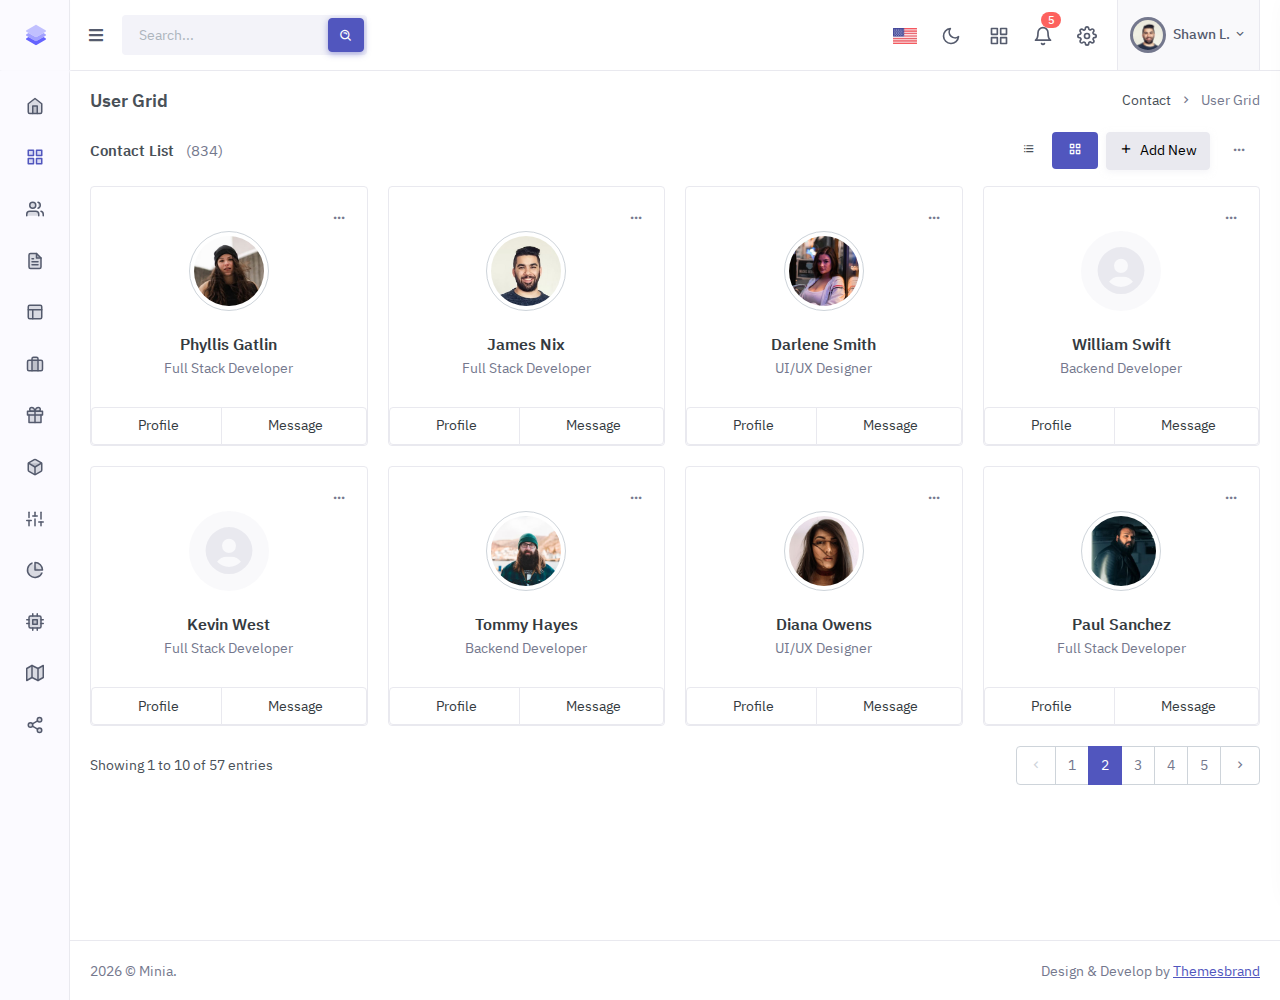
<file: docs/Template_Minia/apps-contacts-grid.html>
<!doctype html>
<html lang="en">

    <head>
        
        <meta charset="utf-8">
        <title>User Grid | Minia - Minimal Admin & Dashboard Template</title>
        <meta name="viewport" content="width=device-width, initial-scale=1.0">
        <meta content="Premium Multipurpose Admin & Dashboard Template" name="description">
        <meta content="Themesbrand" name="author">

        <!-- preloader css -->
        <link rel="stylesheet" href="static/css/preloader.min.css" type="text/css">

        <!-- Bootstrap Css -->
        <link href="static/css/bootstrap.min.css" id="bootstrap-style" rel="stylesheet" type="text/css">
        <!-- Icons Css -->
        <link href="static/css/icons.min.css" rel="stylesheet" type="text/css">
        <!-- App Css-->
        <link href="static/css/app.min.css" id="app-style" rel="stylesheet" type="text/css">

    </head>

    <body>

    <!-- <body data-layout="horizontal"> -->

        <!-- Begin page -->
        <div id="layout-wrapper">

            
            <header id="page-topbar">
                <div class="navbar-header">
                    <div class="d-flex">
                        <!-- LOGO -->
                        <div class="navbar-brand-box">
                            <a href="index.html" class="logo logo-dark">
                                <span class="logo-sm">
                                    <img src="static/picture/logo-sm.svg" alt="" height="24">
                                </span>
                                <span class="logo-lg">
                                    <img src="static/picture/logo-sm.svg" alt="" height="24"> <span class="logo-txt">Minia</span>
                                </span>
                            </a>

                            <a href="index.html" class="logo logo-light">
                                <span class="logo-sm">
                                    <img src="static/picture/logo-sm.svg" alt="" height="24">
                                </span>
                                <span class="logo-lg">
                                    <img src="static/picture/logo-sm.svg" alt="" height="24"> <span class="logo-txt">Minia</span>
                                </span>
                            </a>
                        </div>

                        <button type="button" class="btn btn-sm px-3 font-size-16 header-item" id="vertical-menu-btn">
                            <i class="fa fa-fw fa-bars"></i>
                        </button>

                        <!-- App Search-->
                        <form class="app-search d-none d-lg-block">
                            <div class="position-relative">
                                <input type="text" class="form-control" placeholder="Search...">
                                <button class="btn btn-primary" type="button"><i class="bx bx-search-alt align-middle"></i></button>
                            </div>
                        </form>
                    </div>

                    <div class="d-flex">

                        <div class="dropdown d-inline-block d-lg-none ms-2">
                            <button type="button" class="btn header-item" id="page-header-search-dropdown" data-bs-toggle="dropdown" aria-haspopup="true" aria-expanded="false">
                                <i data-feather="search" class="icon-lg"></i>
                            </button>
                            <div class="dropdown-menu dropdown-menu-lg dropdown-menu-end p-0" aria-labelledby="page-header-search-dropdown">
        
                                <form class="p-3">
                                    <div class="form-group m-0">
                                        <div class="input-group">
                                            <input type="text" class="form-control" placeholder="Search ..." aria-label="Search Result">

                                            <button class="btn btn-primary" type="submit"><i class="mdi mdi-magnify"></i></button>
                                        </div>
                                    </div>
                                </form>
                            </div>
                        </div>

                        <div class="dropdown d-none d-sm-inline-block">
                            <button type="button" class="btn header-item" data-bs-toggle="dropdown" aria-haspopup="true" aria-expanded="false">
                                <img id="header-lang-img" src="static/picture/us.jpg" alt="Header Language" height="16">
                            </button>
                            <div class="dropdown-menu dropdown-menu-end">

                                <!-- item-->
                                <a href="javascript:void(0);" class="dropdown-item notify-item language" data-lang="en">
                                    <img src="static/picture/us.jpg" alt="user-image" class="me-1" height="12"> <span class="align-middle">English</span>
                                </a>
                                <!-- item-->
                                <a href="javascript:void(0);" class="dropdown-item notify-item language" data-lang="sp">
                                    <img src="static/picture/spain.jpg" alt="user-image" class="me-1" height="12"> <span class="align-middle">Spanish</span>
                                </a>

                                <!-- item-->
                                <a href="javascript:void(0);" class="dropdown-item notify-item language" data-lang="gr">
                                    <img src="static/picture/germany.jpg" alt="user-image" class="me-1" height="12"> <span class="align-middle">German</span>
                                </a>

                                <!-- item-->
                                <a href="javascript:void(0);" class="dropdown-item notify-item language" data-lang="it">
                                    <img src="static/picture/italy.jpg" alt="user-image" class="me-1" height="12"> <span class="align-middle">Italian</span>
                                </a>

                                <!-- item-->
                                <a href="javascript:void(0);" class="dropdown-item notify-item language" data-lang="ru">
                                    <img src="static/picture/russia.jpg" alt="user-image" class="me-1" height="12"> <span class="align-middle">Russian</span>
                                </a>
                            </div>
                        </div>

                        <div class="dropdown d-none d-sm-inline-block">
                            <button type="button" class="btn header-item" id="mode-setting-btn">
                                <i data-feather="moon" class="icon-lg layout-mode-dark"></i>
                                <i data-feather="sun" class="icon-lg layout-mode-light"></i>
                            </button>
                        </div>

                        <div class="dropdown d-none d-lg-inline-block ms-1">
                            <button type="button" class="btn header-item" data-bs-toggle="dropdown" aria-haspopup="true" aria-expanded="false">
                                <i data-feather="grid" class="icon-lg"></i>
                            </button>
                            <div class="dropdown-menu dropdown-menu-lg dropdown-menu-end">
                                <div class="p-2">
                                    <div class="row g-0">
                                        <div class="col">
                                            <a class="dropdown-icon-item" href="#">
                                                <img src="static/picture/github.png" alt="Github">
                                                <span>GitHub</span>
                                            </a>
                                        </div>
                                        <div class="col">
                                            <a class="dropdown-icon-item" href="#">
                                                <img src="static/picture/bitbucket.png" alt="bitbucket">
                                                <span>Bitbucket</span>
                                            </a>
                                        </div>
                                        <div class="col">
                                            <a class="dropdown-icon-item" href="#">
                                                <img src="static/picture/dribbble.png" alt="dribbble">
                                                <span>Dribbble</span>
                                            </a>
                                        </div>
                                    </div>

                                    <div class="row g-0">
                                        <div class="col">
                                            <a class="dropdown-icon-item" href="#">
                                                <img src="static/picture/dropbox.png" alt="dropbox">
                                                <span>Dropbox</span>
                                            </a>
                                        </div>
                                        <div class="col">
                                            <a class="dropdown-icon-item" href="#">
                                                <img src="static/picture/mail_chimp.png" alt="mail_chimp">
                                                <span>Mail Chimp</span>
                                            </a>
                                        </div>
                                        <div class="col">
                                            <a class="dropdown-icon-item" href="#">
                                                <img src="static/picture/slack.png" alt="slack">
                                                <span>Slack</span>
                                            </a>
                                        </div>
                                    </div>
                                </div>
                            </div>
                        </div>

                        <div class="dropdown d-inline-block">
                            <button type="button" class="btn header-item noti-icon position-relative" id="page-header-notifications-dropdown" data-bs-toggle="dropdown" aria-haspopup="true" aria-expanded="false">
                                <i data-feather="bell" class="icon-lg"></i>
                                <span class="badge bg-danger rounded-pill">5</span>
                            </button>
                            <div class="dropdown-menu dropdown-menu-lg dropdown-menu-end p-0" aria-labelledby="page-header-notifications-dropdown">
                                <div class="p-3">
                                    <div class="row align-items-center">
                                        <div class="col">
                                            <h6 class="m-0"> Notifications </h6>
                                        </div>
                                        <div class="col-auto">
                                            <a href="#!" class="small text-reset text-decoration-underline"> Unread (3)</a>
                                        </div>
                                    </div>
                                </div>
                                <div data-simplebar="" style="max-height: 230px;">
                                    <a href="#!" class="text-reset notification-item">
                                        <div class="d-flex">
                                            <div class="flex-shrink-0 me-3">
                                                <img src="static/picture/avatar-3.jpg" class="rounded-circle avatar-sm" alt="user-pic">
                                            </div>
                                            <div class="flex-grow-1">
                                                <h6 class="mb-1">James Lemire</h6>
                                                <div class="font-size-13 text-muted">
                                                    <p class="mb-1">It will seem like simplified English.</p>
                                                    <p class="mb-0"><i class="mdi mdi-clock-outline"></i> <span>1 hours ago</span></p>
                                                </div>
                                            </div>
                                        </div>
                                    </a>
                                    <a href="#!" class="text-reset notification-item">
                                        <div class="d-flex">
                                            <div class="flex-shrink-0 avatar-sm me-3">
                                                <span class="avatar-title bg-primary rounded-circle font-size-16">
                                                    <i class="bx bx-cart"></i>
                                                </span>
                                            </div>
                                            <div class="flex-grow-1">
                                                <h6 class="mb-1">Your order is placed</h6>
                                                <div class="font-size-13 text-muted">
                                                    <p class="mb-1">If several languages coalesce the grammar</p>
                                                    <p class="mb-0"><i class="mdi mdi-clock-outline"></i> <span>3 min ago</span></p>
                                                </div>
                                            </div>
                                        </div>
                                    </a>
                                    <a href="#!" class="text-reset notification-item">
                                        <div class="d-flex">
                                            <div class="flex-shrink-0 avatar-sm me-3">
                                                <span class="avatar-title bg-success rounded-circle font-size-16">
                                                    <i class="bx bx-badge-check"></i>
                                                </span>
                                            </div>
                                            <div class="flex-grow-1">
                                                <h6 class="mb-1">Your item is shipped</h6>
                                                <div class="font-size-13 text-muted">
                                                    <p class="mb-1">If several languages coalesce the grammar</p>
                                                    <p class="mb-0"><i class="mdi mdi-clock-outline"></i> <span>3 min ago</span></p>
                                                </div>
                                            </div>
                                        </div>
                                    </a>

                                    <a href="#!" class="text-reset notification-item">
                                        <div class="d-flex">
                                            <div class="flex-shrink-0 me-3">
                                                <img src="static/picture/avatar-6.jpg" class="rounded-circle avatar-sm" alt="user-pic">
                                            </div>
                                            <div class="flex-grow-1">
                                                <h6 class="mb-1">Salena Layfield</h6>
                                                <div class="font-size-13 text-muted">
                                                    <p class="mb-1">As a skeptical Cambridge friend of mine occidental.</p>
                                                    <p class="mb-0"><i class="mdi mdi-clock-outline"></i> <span>1 hours ago</span></p>
                                                </div>
                                            </div>
                                        </div>
                                    </a>
                                </div>
                                <div class="p-2 border-top d-grid">
                                    <a class="btn btn-sm btn-link font-size-14 text-center" href="javascript:void(0)">
                                        <i class="mdi mdi-arrow-right-circle me-1"></i> <span>View More..</span> 
                                    </a>
                                </div>
                            </div>
                        </div>

                        <div class="dropdown d-inline-block">
                            <button type="button" class="btn header-item right-bar-toggle me-2">
                                <i data-feather="settings" class="icon-lg"></i>
                            </button>
                        </div>

                        <div class="dropdown d-inline-block">
                            <button type="button" class="btn header-item bg-soft-light border-start border-end" id="page-header-user-dropdown" data-bs-toggle="dropdown" aria-haspopup="true" aria-expanded="false">
                                <img class="rounded-circle header-profile-user" src="static/picture/avatar-1.jpg" alt="Header Avatar">
                                <span class="d-none d-xl-inline-block ms-1 fw-medium">Shawn L.</span>
                                <i class="mdi mdi-chevron-down d-none d-xl-inline-block"></i>
                            </button>
                            <div class="dropdown-menu dropdown-menu-end">
                                <!-- item-->
                                <a class="dropdown-item" href="apps-contacts-profile.html"><i class="mdi mdi-face-profile font-size-16 align-middle me-1"></i> Profile</a>
                                <a class="dropdown-item" href="auth-lock-screen.html"><i class="mdi mdi-lock font-size-16 align-middle me-1"></i> Lock screen</a>
                                <div class="dropdown-divider"></div>
                                <a class="dropdown-item" href="auth-logout.html"><i class="mdi mdi-logout font-size-16 align-middle me-1"></i> Logout</a>
                            </div>
                        </div>

                    </div>
                </div>
            </header>

            <!-- ========== Left Sidebar Start ========== -->
            <div class="vertical-menu">

                <div data-simplebar="" class="h-100">

                    <!--- Sidemenu -->
                    <div id="sidebar-menu">
                        <!-- Left Menu Start -->
                        <ul class="metismenu list-unstyled" id="side-menu">
                            <li class="menu-title" data-key="t-menu">Menu</li>

                            <li>
                                <a href="index.html">
                                    <i data-feather="home"></i>
                                    <span data-key="t-dashboard">Dashboard</span>
                                </a>
                            </li>

                            <li>
                                <a href="javascript: void(0);" class="has-arrow">
                                    <i data-feather="grid"></i>
                                    <span data-key="t-apps">Apps</span>
                                </a>
                                <ul class="sub-menu" aria-expanded="false">
                                    <li>
                                        <a href="apps-calendar.html">
                                            <span data-key="t-calendar">Calendar</span>
                                        </a>
                                    </li>
        
                                    <li>
                                        <a href="apps-chat.html">
                                            <span data-key="t-chat">Chat</span>
                                        </a>
                                    </li>
        
                                    <li>
                                        <a href="javascript: void(0);" class="has-arrow">
                                            <span data-key="t-email">Email</span>
                                        </a>
                                        <ul class="sub-menu" aria-expanded="false">
                                            <li><a href="apps-email-inbox.html" data-key="t-inbox">Inbox</a></li>
                                            <li><a href="apps-email-read.html" data-key="t-read-email">Read Email</a></li>
                                        </ul>
                                    </li>
                                    <li>
                                        <a href="javascript: void(0);" class="has-arrow">
                                            <span data-key="t-invoices">Invoices</span>
                                        </a>
                                        <ul class="sub-menu" aria-expanded="false">
                                            <li><a href="apps-invoices-list.html" data-key="t-invoice-list">Invoice List</a></li>
                                            <li><a href="apps-invoices-detail.html" data-key="t-invoice-detail">Invoice Detail</a></li>
                                        </ul>
                                    </li>
                                    <li>
                                        <a href="javascript: void(0);" class="has-arrow">
                                            <span data-key="t-contacts">Contacts</span>
                                        </a>
                                        <ul class="sub-menu" aria-expanded="false">
                                            <li><a href="" data-key="t-user-grid">User Grid</a></li>
                                            <li><a href="apps-contacts-list.html" data-key="t-user-list">User List</a></li>
                                            <li><a href="apps-contacts-profile.html" data-key="t-profile">Profile</a></li>
                                        </ul>
                                    </li>
                                </ul>
                            </li>

                            <li>
                                <a href="javascript: void(0);" class="has-arrow">
                                    <i data-feather="users"></i>
                                    <span data-key="t-authentication">Authentication</span>
                                </a>
                                <ul class="sub-menu" aria-expanded="false">
                                    <li><a href="auth-login.html" data-key="t-login">Login</a></li>
                                    <li><a href="auth-register.html" data-key="t-register">Register</a></li>
                                    <li><a href="auth-recoverpw.html" data-key="t-recover-password">Recover Password</a></li>
                                    <li><a href="auth-lock-screen.html" data-key="t-lock-screen">Lock Screen</a></li>
                                    <li><a href="auth-logout.html" data-key="t-logout">Log Out</a></li>
                                    <li><a href="auth-confirm-mail.html" data-key="t-confirm-mail">Confirm Mail</a></li>
                                    <li><a href="auth-email-verification.html" data-key="t-email-verification">Email Verification</a></li>
                                    <li><a href="auth-two-step-verification.html" data-key="t-two-step-verification">Two Step Verification</a></li>
                                </ul>
                            </li>

                            <li>
                                <a href="javascript: void(0);" class="has-arrow">
                                    <i data-feather="file-text"></i>
                                    <span data-key="t-pages">Pages</span>
                                </a>
                                <ul class="sub-menu" aria-expanded="false">
                                    <li><a href="pages-starter.html" data-key="t-starter-page">Starter Page</a></li>
                                    <li><a href="pages-maintenance.html" data-key="t-maintenance">Maintenance</a></li>
                                    <li><a href="pages-comingsoon.html" data-key="t-coming-soon">Coming Soon</a></li>
                                    <li><a href="pages-timeline.html" data-key="t-timeline">Timeline</a></li>
                                    <li><a href="pages-faqs.html" data-key="t-faqs">FAQs</a></li>
                                    <li><a href="pages-pricing.html" data-key="t-pricing">Pricing</a></li>
                                    <li><a href="pages-404.html" data-key="t-error-404">Error 404</a></li>
                                    <li><a href="pages-500.html" data-key="t-error-500">Error 500</a></li>
                                </ul>
                            </li>

                            <li>
                                <a href="layouts-horizontal.html">
                                    <i data-feather="layout"></i>
                                    <span data-key="t-horizontal">Horizontal</span>
                                </a>
                            </li>

                            <li class="menu-title mt-2" data-key="t-components">Elements</li>

                            <li>
                                <a href="javascript: void(0);" class="has-arrow">
                                    <i data-feather="briefcase"></i>
                                    <span data-key="t-components">Components</span>
                                </a>
                                <ul class="sub-menu" aria-expanded="false">
                                    <li><a href="ui-alerts.html" data-key="t-alerts">Alerts</a></li>
                                    <li><a href="ui-buttons.html" data-key="t-buttons">Buttons</a></li>
                                    <li><a href="ui-cards.html" data-key="t-cards">Cards</a></li>
                                    <li><a href="ui-carousel.html" data-key="t-carousel">Carousel</a></li>
                                    <li><a href="ui-dropdowns.html" data-key="t-dropdowns">Dropdowns</a></li>
                                    <li><a href="ui-grid.html" data-key="t-grid">Grid</a></li>
                                    <li><a href="ui-images.html" data-key="t-images">Images</a></li>
                                    <li><a href="ui-modals.html" data-key="t-modals">Modals</a></li>
                                    <li><a href="ui-offcanvas.html" data-key="t-offcanvas">Offcanvas</a></li>
                                    <li><a href="ui-progressbars.html" data-key="t-progress-bars">Progress Bars</a></li>
                                    <li><a href="ui-tabs-accordions.html" data-key="t-tabs-accordions">Tabs & Accordions</a></li>
                                    <li><a href="ui-typography.html" data-key="t-typography">Typography</a></li>
                                    <li><a href="ui-video.html" data-key="t-video">Video</a></li>
                                    <li><a href="ui-general.html" data-key="t-general">General</a></li>
                                    <li><a href="ui-colors.html" data-key="t-colors">Colors</a></li>
                                </ul>
                            </li>

                            <li>
                                <a href="javascript: void(0);" class="has-arrow">
                                    <i data-feather="gift"></i>
                                    <span data-key="t-ui-elements">Extended</span>
                                </a>
                                <ul class="sub-menu" aria-expanded="false">
                                    <li><a href="extended-lightbox.html" data-key="t-lightbox">Lightbox</a></li>
                                    <li><a href="extended-rangeslider.html" data-key="t-range-slider">Range Slider</a></li>
                                    <li><a href="extended-sweet-alert.html" data-key="t-sweet-alert">SweetAlert 2</a></li>
                                    <li><a href="extended-session-timeout.html" data-key="t-session-timeout">Session Timeout</a></li>
                                    <li><a href="extended-rating.html" data-key="t-rating">Rating</a></li>
                                    <li><a href="extended-notifications.html" data-key="t-notifications">Notifications</a></li>
                                </ul>
                            </li>

                            <li>
                                <a href="javascript: void(0);">
                                    <i data-feather="box"></i>
                                    <span class="badge rounded-pill bg-soft-danger text-danger float-end">7</span>
                                    <span data-key="t-forms">Forms</span>
                                </a>
                                <ul class="sub-menu" aria-expanded="false">
                                    <li><a href="form-elements.html" data-key="t-form-elements">Basic Elements</a></li>
                                    <li><a href="form-validation.html" data-key="t-form-validation">Validation</a></li>
                                    <li><a href="form-advanced.html" data-key="t-form-advanced">Advanced Plugins</a></li>
                                    <li><a href="form-editors.html" data-key="t-form-editors">Editors</a></li>
                                    <li><a href="form-uploads.html" data-key="t-form-upload">File Upload</a></li>
                                    <li><a href="form-wizard.html" data-key="t-form-wizard">Wizard</a></li>
                                    <li><a href="form-mask.html" data-key="t-form-mask">Mask</a></li>
                                </ul>
                            </li>

                            <li>
                                <a href="javascript: void(0);" class="has-arrow">
                                    <i data-feather="sliders"></i>
                                    <span data-key="t-tables">Tables</span>
                                </a>
                                <ul class="sub-menu" aria-expanded="false">
                                    <li><a href="tables-basic.html" data-key="t-basic-tables">Bootstrap Basic</a></li>
                                    <li><a href="tables-datatable.html" data-key="t-data-tables">DataTables</a></li>
                                    <li><a href="tables-responsive.html" data-key="t-responsive-table">Responsive</a></li>
                                    <li><a href="tables-editable.html" data-key="t-editable-table">Editable</a></li>
                                </ul>
                            </li>

                            <li>
                                <a href="javascript: void(0);" class="has-arrow">
                                    <i data-feather="pie-chart"></i>
                                    <span data-key="t-charts">Charts</span>
                                </a>
                                <ul class="sub-menu" aria-expanded="false">
                                    <li><a href="charts-apex.html" data-key="t-apex-charts">Apexcharts</a></li>
                                    <li><a href="charts-echart.html" data-key="t-e-charts">Echarts</a></li>
                                    <li><a href="charts-chartjs.html" data-key="t-chartjs-charts">Chartjs</a></li>
                                    <li><a href="charts-knob.html" data-key="t-knob-charts">Jquery Knob</a></li>
                                    <li><a href="charts-sparkline.html" data-key="t-sparkline-charts">Sparkline</a></li>
                                </ul>
                            </li>

                            <li>
                                <a href="javascript: void(0);" class="has-arrow">
                                    <i data-feather="cpu"></i>
                                    <span data-key="t-icons">Icons</span>
                                </a>
                                <ul class="sub-menu" aria-expanded="false">
                                    <li><a href="icons-boxicons.html" data-key="t-boxicons">Boxicons</a></li>
                                    <li><a href="icons-materialdesign.html" data-key="t-material-design">Material Design</a></li>
                                    <li><a href="icons-dripicons.html" data-key="t-dripicons">Dripicons</a></li>
                                    <li><a href="icons-fontawesome.html" data-key="t-font-awesome">Font Awesome 5</a></li>
                                </ul>
                            </li>

                            <li>
                                <a href="javascript: void(0);" class="has-arrow">
                                    <i data-feather="map"></i>
                                    <span data-key="t-maps">Maps</span>
                                </a>
                                <ul class="sub-menu" aria-expanded="false">
                                    <li><a href="maps-google.html" data-key="t-g-maps">Google</a></li>
                                    <li><a href="maps-vector.html" data-key="t-v-maps">Vector</a></li>
                                    <li><a href="maps-leaflet.html" data-key="t-l-maps">Leaflet</a></li>
                                </ul>
                            </li>

                            <li>
                                <a href="javascript: void(0);" class="has-arrow">
                                    <i data-feather="share-2"></i>
                                    <span data-key="t-multi-level">Multi Level</span>
                                </a>
                                <ul class="sub-menu" aria-expanded="true">
                                    <li><a href="javascript: void(0);" data-key="t-level-1-1">Level 1.1</a></li>
                                    <li>
                                        <a href="javascript: void(0);" class="has-arrow" data-key="t-level-1-2">Level 1.2</a>
                                        <ul class="sub-menu" aria-expanded="true">
                                            <li><a href="javascript: void(0);" data-key="t-level-2-1">Level 2.1</a></li>
                                            <li><a href="javascript: void(0);" data-key="t-level-2-2">Level 2.2</a></li>
                                        </ul>
                                    </li>
                                </ul>
                            </li>

                        </ul>

                        <div class="card sidebar-alert border-0 text-center mx-4 mb-0 mt-5">
                            <div class="card-body">
                                <img src="static/picture/giftbox.png" alt="">
                                <div class="mt-4">
                                    <h5 class="alertcard-title font-size-16">Unlimited Access</h5>
                                    <p class="font-size-13">Upgrade your plan from a Free trial, to select ‘Business Plan’.</p>
                                    <a href="#!" class="btn btn-primary mt-2">Upgrade Now</a>
                                </div>
                            </div>
                        </div>
                    </div>
                    <!-- Sidebar -->
                </div>
            </div>
            <!-- Left Sidebar End -->

            

            <!-- ============================================================== -->
            <!-- Start right Content here -->
            <!-- ============================================================== -->
            <div class="main-content">

                <div class="page-content">
                    <div class="container-fluid">

                        <!-- start page title -->
                        <div class="row">
                            <div class="col-12">
                                <div class="page-title-box d-sm-flex align-items-center justify-content-between">
                                    <h4 class="mb-sm-0 font-size-18">User Grid</h4>

                                    <div class="page-title-right">
                                        <ol class="breadcrumb m-0">
                                            <li class="breadcrumb-item"><a href="javascript: void(0);">Contact</a></li>
                                            <li class="breadcrumb-item active">User Grid</li>
                                        </ol>
                                    </div>

                                </div>
                            </div>
                        </div>
                        <!-- end page title -->

                        <div class="row align-items-center">
                            <div class="col-md-6">
                                <div class="mb-3">
                                    <h5 class="card-title">Contact List <span class="text-muted fw-normal ms-2">(834)</span></h5>
                                </div>
                            </div>

                            <div class="col-md-6">
                                <div class="d-flex flex-wrap align-items-center justify-content-end gap-2 mb-3">
                                    <div>
                                        <ul class="nav nav-pills">
                                            <li class="nav-item">
                                                <a class="nav-link" href="apps-contacts-list.html" data-bs-toggle="tooltip" data-bs-placement="top" title="List"><i class="bx bx-list-ul"></i></a>
                                            </li>
                                            <li class="nav-item">
                                                <a class="nav-link active" href="" data-bs-toggle="tooltip" data-bs-placement="top" title="Grid"><i class="bx bx-grid-alt"></i></a>
                                            </li>
                                        </ul>
                                    </div>
                                    <div>
                                        <a href="#" class="btn btn-light"><i class="bx bx-plus me-1"></i> Add New</a>
                                    </div>
                                    
                                    <div class="dropdown">
                                        <a class="btn btn-link text-muted py-1 font-size-16 shadow-none dropdown-toggle" href="#" role="button" data-bs-toggle="dropdown" aria-expanded="false">
                                            <i class="bx bx-dots-horizontal-rounded"></i>
                                        </a>
                                      
                                        <ul class="dropdown-menu dropdown-menu-end">
                                            <li><a class="dropdown-item" href="#">Action</a></li>
                                            <li><a class="dropdown-item" href="#">Another action</a></li>
                                            <li><a class="dropdown-item" href="#">Something else here</a></li>
                                        </ul>
                                    </div>
                                </div>

                            </div>
                        </div>
                        <!-- end row -->

                        <div class="row">
                            <div class="col-xl-3 col-sm-6">
                                <div class="card text-center">
                                    <div class="card-body">
                                        <div class="dropdown text-end">
                                            <a class="text-muted dropdown-toggle font-size-16" href="#" role="button" data-bs-toggle="dropdown" aria-haspopup="true">
                                              <i class="bx bx-dots-horizontal-rounded"></i>
                                            </a>
                                          
                                            <div class="dropdown-menu dropdown-menu-end">
                                                <a class="dropdown-item" href="#">Edit</a>
                                                <a class="dropdown-item" href="#">Action</a>
                                                <a class="dropdown-item" href="#">Remove</a>
                                            </div>
                                        </div>
                                        
                                        <div class="mx-auto mb-4">
                                            <img src="static/picture/avatar-2.jpg" alt="" class="avatar-xl rounded-circle img-thumbnail">
                                        </div>
                                        <h5 class="font-size-16 mb-1"><a href="#" class="text-dark">Phyllis Gatlin</a></h5>
                                        <p class="text-muted mb-2">Full Stack Developer</p>
                                        
                                    </div>

                                    <div class="btn-group" role="group">
                                        <button type="button" class="btn btn-outline-light text-truncate"><i class="uil uil-user me-1"></i> Profile</button>
                                        <button type="button" class="btn btn-outline-light text-truncate"><i class="uil uil-envelope-alt me-1"></i> Message</button>

                                    </div>
                                </div>
                                <!-- end card -->
                            </div>
                            <!-- end col -->
                            <div class="col-xl-3 col-sm-6">
                                <div class="card text-center">
                                    <div class="card-body">
                                        <div class="dropdown text-end">
                                            <a class="text-muted dropdown-toggle font-size-16" href="#" role="button" data-bs-toggle="dropdown" aria-haspopup="true">
                                              <i class="bx bx-dots-horizontal-rounded"></i>
                                            </a>
                                          
                                            <div class="dropdown-menu dropdown-menu-end">
                                                <a class="dropdown-item" href="#">Edit</a>
                                                <a class="dropdown-item" href="#">Action</a>
                                                <a class="dropdown-item" href="#">Remove</a>
                                            </div>
                                        </div>
                                        
                                        <div class="mx-auto mb-4">
                                            <img src="static/picture/avatar-1.jpg" alt="" class="avatar-xl rounded-circle img-thumbnail">
                                        </div>
                                        <h5 class="font-size-16 mb-1"><a href="#" class="text-dark">James Nix</a></h5>
                                        <p class="text-muted mb-2">Full Stack Developer</p>
                                        
                                    </div>

                                    <div class="btn-group" role="group">
                                        <button type="button" class="btn btn-outline-light text-truncate"><i class="uil uil-user me-1"></i> Profile</button>
                                        <button type="button" class="btn btn-outline-light text-truncate"><i class="uil uil-envelope-alt me-1"></i> Message</button>

                                    </div>
                                </div>
                                <!-- end card -->
                            </div>
                            <!-- end col -->
                            <div class="col-xl-3 col-sm-6">
                                <div class="card text-center">
                                    <div class="card-body">
                                        <div class="dropdown text-end">
                                            <a class="text-muted dropdown-toggle font-size-16" href="#" role="button" data-bs-toggle="dropdown" aria-haspopup="true">
                                              <i class="bx bx-dots-horizontal-rounded"></i>
                                            </a>
                                          
                                            <div class="dropdown-menu dropdown-menu-end">
                                                <a class="dropdown-item" href="#">Edit</a>
                                                <a class="dropdown-item" href="#">Action</a>
                                                <a class="dropdown-item" href="#">Remove</a>
                                            </div>
                                        </div>
                                        
                                        <div class="mx-auto mb-4">
                                            <img src="static/picture/avatar-3.jpg" alt="" class="avatar-xl rounded-circle img-thumbnail">
                                        </div>
                                        <h5 class="font-size-16 mb-1"><a href="#" class="text-dark">Darlene Smith</a></h5>
                                        <p class="text-muted mb-2">UI/UX Designer</p>
                                        
                                    </div>

                                    <div class="btn-group" role="group">
                                        <button type="button" class="btn btn-outline-light text-truncate"><i class="uil uil-user me-1"></i> Profile</button>
                                        <button type="button" class="btn btn-outline-light text-truncate"><i class="uil uil-envelope-alt me-1"></i> Message</button>
                                    </div>
                                </div>
                                <!-- end card -->
                            </div>
                            <!-- end col -->
                            <div class="col-xl-3 col-sm-6">
                                <div class="card text-center">
                                    <div class="card-body">
                                        <div class="dropdown text-end">
                                            <a class="text-muted dropdown-toggle font-size-16" href="#" role="button" data-bs-toggle="dropdown" aria-haspopup="true">
                                              <i class="bx bx-dots-horizontal-rounded"></i>
                                            </a>
                                          
                                            <div class="dropdown-menu dropdown-menu-end">
                                                <a class="dropdown-item" href="#">Edit</a>
                                                <a class="dropdown-item" href="#">Action</a>
                                                <a class="dropdown-item" href="#">Remove</a>
                                            </div>
                                        </div>
                                        
                                        <div class="avatar-xl mx-auto mb-4">
                                            <div class="avatar-title bg-soft-light text-light display-4 m-0 rounded-circle">
                                                <i class="bx bxs-user-circle"></i>
                                            </div>
                                        </div>
                                        <h5 class="font-size-16 mb-1"><a href="#" class="text-dark">William Swift</a></h5>
                                        <p class="text-muted mb-2">Backend Developer</p>
                                        
                                    </div>

                                    <div class="btn-group" role="group">
                                        <button type="button" class="btn btn-outline-light text-truncate"><i class="uil uil-user me-1"></i> Profile</button>
                                        <button type="button" class="btn btn-outline-light text-truncate"><i class="uil uil-envelope-alt me-1"></i> Message</button>

                                    </div>
                                </div>
                                <!-- end card -->
                            </div>
                            <!-- end col -->

                            <div class="col-xl-3 col-sm-6">
                                <div class="card text-center">
                                    <div class="card-body">
                                        <div class="dropdown text-end">
                                            <a class="text-muted dropdown-toggle font-size-16" href="#" role="button" data-bs-toggle="dropdown" aria-haspopup="true">
                                              <i class="bx bx-dots-horizontal-rounded"></i>
                                            </a>
                                          
                                            <div class="dropdown-menu dropdown-menu-end">
                                                <a class="dropdown-item" href="#">Edit</a>
                                                <a class="dropdown-item" href="#">Action</a>
                                                <a class="dropdown-item" href="#">Remove</a>
                                            </div>
                                        </div>
                                        
                                        <div class="avatar-xl mx-auto mb-4">
                                            <div class="avatar-title bg-soft-light text-light display-4 m-0 rounded-circle">
                                                <i class="bx bxs-user-circle"></i>
                                            </div>
                                        </div>
                                        <h5 class="font-size-16 mb-1"><a href="#" class="text-dark">Kevin West</a></h5>
                                        <p class="text-muted mb-2">Full Stack Developer</p>
                                        
                                    </div>

                                    <div class="btn-group" role="group">
                                        <button type="button" class="btn btn-outline-light text-truncate"><i class="uil uil-user me-1"></i> Profile</button>
                                        <button type="button" class="btn btn-outline-light text-truncate"><i class="uil uil-envelope-alt me-1"></i> Message</button>

                                    </div>
                                </div>
                                <!-- end card -->
                            </div>
                            <!-- end col -->
                            <div class="col-xl-3 col-sm-6">
                                <div class="card text-center">
                                    <div class="card-body">
                                        <div class="dropdown text-end">
                                            <a class="text-muted dropdown-toggle font-size-16" href="#" role="button" data-bs-toggle="dropdown" aria-haspopup="true">
                                              <i class="bx bx-dots-horizontal-rounded"></i>
                                            </a>
                                          
                                            <div class="dropdown-menu dropdown-menu-end">
                                                <a class="dropdown-item" href="#">Edit</a>
                                                <a class="dropdown-item" href="#">Action</a>
                                                <a class="dropdown-item" href="#">Remove</a>
                                            </div>
                                        </div>
                                        
                                        <div class="mx-auto mb-4">
                                            <img src="static/picture/avatar-6.jpg" alt="" class="avatar-xl rounded-circle img-thumbnail">
                                        </div>
                                        <h5 class="font-size-16 mb-1"><a href="#" class="text-dark">Tommy Hayes</a></h5>
                                        <p class="text-muted mb-2">Backend Developer</p>
                                        
                                    </div>

                                    <div class="btn-group" role="group">
                                        <button type="button" class="btn btn-outline-light text-truncate"><i class="uil uil-user me-1"></i> Profile</button>
                                        <button type="button" class="btn btn-outline-light text-truncate"><i class="uil uil-envelope-alt me-1"></i> Message</button>

                                    </div>
                                </div>
                                <!-- end card -->
                            </div>
                            <!-- end col -->
                            <div class="col-xl-3 col-sm-6">
                                <div class="card text-center">
                                    <div class="card-body">
                                        <div class="dropdown text-end">
                                            <a class="text-muted dropdown-toggle font-size-16" href="#" role="button" data-bs-toggle="dropdown" aria-haspopup="true">
                                              <i class="bx bx-dots-horizontal-rounded"></i>
                                            </a>
                                          
                                            <div class="dropdown-menu dropdown-menu-end">
                                                <a class="dropdown-item" href="#">Edit</a>
                                                <a class="dropdown-item" href="#">Action</a>
                                                <a class="dropdown-item" href="#">Remove</a>
                                            </div>
                                        </div>
                                        
                                        <div class="mx-auto mb-4">
                                            <img src="static/picture/avatar-8.jpg" alt="" class="avatar-xl rounded-circle img-thumbnail">
                                        </div>
                                        <h5 class="font-size-16 mb-1"><a href="#" class="text-dark">Diana Owens</a></h5>
                                        <p class="text-muted mb-2">UI/UX Designer</p>
                                        
                                    </div>

                                    <div class="btn-group" role="group">
                                        <button type="button" class="btn btn-outline-light text-truncate"><i class="uil uil-user me-1"></i> Profile</button>
                                        <button type="button" class="btn btn-outline-light text-truncate"><i class="uil uil-envelope-alt me-1"></i> Message</button>
                                    </div>
                                </div>
                                <!-- end card -->
                            </div>
                            <!-- end col -->
                            <div class="col-xl-3 col-sm-6">
                                <div class="card text-center">
                                    <div class="card-body">
                                        <div class="dropdown text-end">
                                            <a class="text-muted dropdown-toggle font-size-16" href="#" role="button" data-bs-toggle="dropdown" aria-haspopup="true">
                                              <i class="bx bx-dots-horizontal-rounded"></i>
                                            </a>
                                          
                                            <div class="dropdown-menu dropdown-menu-end">
                                                <a class="dropdown-item" href="#">Edit</a>
                                                <a class="dropdown-item" href="#">Action</a>
                                                <a class="dropdown-item" href="#">Remove</a>
                                            </div>
                                        </div>
                                        
                                        <div class="mx-auto mb-4">
                                            <img src="static/picture/avatar-9.jpg" alt="" class="avatar-xl rounded-circle img-thumbnail">
                                        </div>
                                        <h5 class="font-size-16 mb-1"><a href="#" class="text-dark">Paul Sanchez</a></h5>
                                        <p class="text-muted mb-2">Full Stack Developer</p>
                                        
                                    </div>

                                    <div class="btn-group" role="group">
                                        <button type="button" class="btn btn-outline-light text-truncate"><i class="uil uil-user me-1"></i> Profile</button>
                                        <button type="button" class="btn btn-outline-light text-truncate"><i class="uil uil-envelope-alt me-1"></i> Message</button>

                                    </div>
                                </div>
                                <!-- end card -->
                            </div>
                            <!-- end col -->
                            
                        </div>
                        <!-- end row -->

                        <div class="row g-0 align-items-center mb-4">
                            <div class="col-sm-6">
                                <div>
                                    <p class="mb-sm-0">Showing 1 to 10 of 57 entries</p>
                                </div>
                            </div>
                            <div class="col-sm-6">
                                <div class="float-sm-end">
                                    <ul class="pagination mb-sm-0">
                                        <li class="page-item disabled">
                                            <a href="#" class="page-link"><i class="mdi mdi-chevron-left"></i></a>
                                        </li>
                                        <li class="page-item">
                                            <a href="#" class="page-link">1</a>
                                        </li>
                                        <li class="page-item active">
                                            <a href="#" class="page-link">2</a>
                                        </li>
                                        <li class="page-item">
                                            <a href="#" class="page-link">3</a>
                                        </li>
                                        <li class="page-item">
                                            <a href="#" class="page-link">4</a>
                                        </li>
                                        <li class="page-item">
                                            <a href="#" class="page-link">5</a>
                                        </li>
                                        <li class="page-item">
                                            <a href="#" class="page-link"><i class="mdi mdi-chevron-right"></i></a>
                                        </li>
                                    </ul>
                                </div>
                            </div>
                        </div>
                        <!-- end row -->
                        
                    </div> <!-- container-fluid -->
                </div>
                <!-- End Page-content -->

                
                <footer class="footer">
                    <div class="container-fluid">
                        <div class="row">
                            <div class="col-sm-6">
                                <script>document.write(new Date().getFullYear())</script> © Minia.
                            </div>
                            <div class="col-sm-6">
                                <div class="text-sm-end d-none d-sm-block">
                                    Design & Develop by <a href="#!" class="text-decoration-underline">Themesbrand</a>
                                </div>
                            </div>
                        </div>
                    </div>
                </footer>
            </div>
            <!-- end main content-->

        </div>
        <!-- END layout-wrapper -->

        
        <!-- Right Sidebar -->
        <div class="right-bar">
            <div data-simplebar="" class="h-100">
                <div class="rightbar-title d-flex align-items-center bg-dark p-3">

                    <h5 class="m-0 me-2 text-white">Theme Customizer</h5>

                    <a href="javascript:void(0);" class="right-bar-toggle ms-auto">
                        <i class="mdi mdi-close noti-icon"></i>
                    </a>
                </div>

                <!-- Settings -->
                <hr class="m-0">

                <div class="p-4">
                    <h6 class="mb-3">Layout</h6>
                    <div class="form-check form-check-inline">
                        <input class="form-check-input" type="radio" name="layout" id="layout-vertical" value="vertical">
                        <label class="form-check-label" for="layout-vertical">Vertical</label>
                    </div>
                    <div class="form-check form-check-inline">
                        <input class="form-check-input" type="radio" name="layout" id="layout-horizontal" value="horizontal">
                        <label class="form-check-label" for="layout-horizontal">Horizontal</label>
                    </div>

                    <h6 class="mt-4 mb-3 pt-2">Layout Mode</h6>

                    <div class="form-check form-check-inline">
                        <input class="form-check-input" type="radio" name="layout-mode" id="layout-mode-light" value="light">
                        <label class="form-check-label" for="layout-mode-light">Light</label>
                    </div>
                    <div class="form-check form-check-inline">
                        <input class="form-check-input" type="radio" name="layout-mode" id="layout-mode-dark" value="dark">
                        <label class="form-check-label" for="layout-mode-dark">Dark</label>
                    </div>

                    <h6 class="mt-4 mb-3 pt-2">Layout Width</h6>

                    <div class="form-check form-check-inline">
                        <input class="form-check-input" type="radio" name="layout-width" id="layout-width-fuild" value="fuild" onchange="document.body.setAttribute('data-layout-size', 'fluid')">
                        <label class="form-check-label" for="layout-width-fuild">Fluid</label>
                    </div>
                    <div class="form-check form-check-inline">
                        <input class="form-check-input" type="radio" name="layout-width" id="layout-width-boxed" value="boxed" onchange="document.body.setAttribute('data-layout-size', 'boxed')">
                        <label class="form-check-label" for="layout-width-boxed">Boxed</label>
                    </div>

                    <h6 class="mt-4 mb-3 pt-2">Layout Position</h6>

                    <div class="form-check form-check-inline">
                        <input class="form-check-input" type="radio" name="layout-position" id="layout-position-fixed" value="fixed" onchange="document.body.setAttribute('data-layout-scrollable', 'false')">
                        <label class="form-check-label" for="layout-position-fixed">Fixed</label>
                    </div>
                    <div class="form-check form-check-inline">
                        <input class="form-check-input" type="radio" name="layout-position" id="layout-position-scrollable" value="scrollable" onchange="document.body.setAttribute('data-layout-scrollable', 'true')">
                        <label class="form-check-label" for="layout-position-scrollable">Scrollable</label>
                    </div>

                    <h6 class="mt-4 mb-3 pt-2">Topbar Color</h6>

                    <div class="form-check form-check-inline">
                        <input class="form-check-input" type="radio" name="topbar-color" id="topbar-color-light" value="light" onchange="document.body.setAttribute('data-topbar', 'light')">
                        <label class="form-check-label" for="topbar-color-light">Light</label>
                    </div>
                    <div class="form-check form-check-inline">
                        <input class="form-check-input" type="radio" name="topbar-color" id="topbar-color-dark" value="dark" onchange="document.body.setAttribute('data-topbar', 'dark')">
                        <label class="form-check-label" for="topbar-color-dark">Dark</label>
                    </div>

                    <h6 class="mt-4 mb-3 pt-2 sidebar-setting">Sidebar Size</h6>

                    <div class="form-check sidebar-setting">
                        <input class="form-check-input" type="radio" name="sidebar-size" id="sidebar-size-default" value="default" onchange="document.body.setAttribute('data-sidebar-size', 'lg')">
                        <label class="form-check-label" for="sidebar-size-default">Default</label>
                    </div>
                    <div class="form-check sidebar-setting">
                        <input class="form-check-input" type="radio" name="sidebar-size" id="sidebar-size-compact" value="compact" onchange="document.body.setAttribute('data-sidebar-size', 'md')">
                        <label class="form-check-label" for="sidebar-size-compact">Compact</label>
                    </div>
                    <div class="form-check sidebar-setting">
                        <input class="form-check-input" type="radio" name="sidebar-size" id="sidebar-size-small" value="small" onchange="document.body.setAttribute('data-sidebar-size', 'sm')">
                        <label class="form-check-label" for="sidebar-size-small">Small (Icon View)</label>
                    </div>

                    <h6 class="mt-4 mb-3 pt-2 sidebar-setting">Sidebar Color</h6>

                    <div class="form-check sidebar-setting">
                        <input class="form-check-input" type="radio" name="sidebar-color" id="sidebar-color-light" value="light" onchange="document.body.setAttribute('data-sidebar', 'light')">
                        <label class="form-check-label" for="sidebar-color-light">Light</label>
                    </div>
                    <div class="form-check sidebar-setting">
                        <input class="form-check-input" type="radio" name="sidebar-color" id="sidebar-color-dark" value="dark" onchange="document.body.setAttribute('data-sidebar', 'dark')">
                        <label class="form-check-label" for="sidebar-color-dark">Dark</label>
                    </div>
                    <div class="form-check sidebar-setting">
                        <input class="form-check-input" type="radio" name="sidebar-color" id="sidebar-color-brand" value="brand" onchange="document.body.setAttribute('data-sidebar', 'brand')">
                        <label class="form-check-label" for="sidebar-color-brand">Brand</label>
                    </div>

                    <h6 class="mt-4 mb-3 pt-2">Direction</h6>

                    <div class="form-check form-check-inline">
                        <input class="form-check-input" type="radio" name="layout-direction" id="layout-direction-ltr" value="ltr">
                        <label class="form-check-label" for="layout-direction-ltr">LTR</label>
                    </div>
                    <div class="form-check form-check-inline">
                        <input class="form-check-input" type="radio" name="layout-direction" id="layout-direction-rtl" value="rtl">
                        <label class="form-check-label" for="layout-direction-rtl">RTL</label>
                    </div>

                </div>

            </div> <!-- end slimscroll-menu-->
        </div>
        <!-- /Right-bar -->

        <!-- Right bar overlay-->
        <div class="rightbar-overlay"></div>

        <!-- JAVASCRIPT -->
        <script src="static/js/jquery.min.js"></script>
        <script src="static/js/bootstrap.bundle.min.js"></script>
        <script src="static/js/metisMenu.min.js"></script>
        <script src="static/js/simplebar.min.js"></script>
        <script src="static/js/waves.min.js"></script>
        <script src="static/js/feather.min.js"></script>
        <!-- pace js -->
        <script src="static/js/pace.min.js"></script>

        <script src="static/js/app.js"></script>

    </body>
</html>
</file>
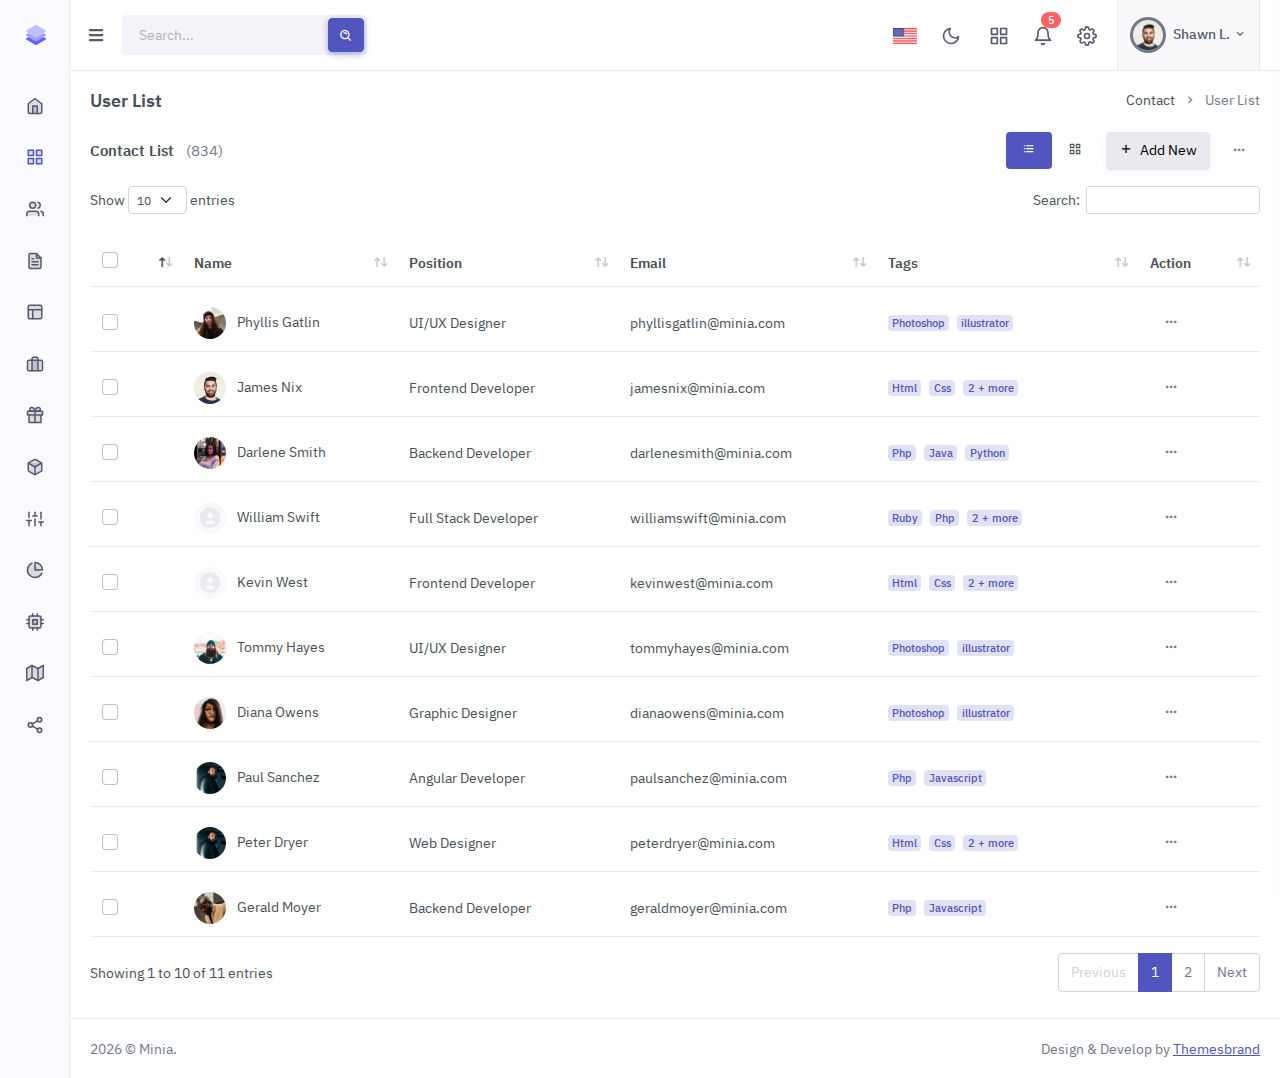
<file: docs/Template_Minia/apps-contacts-list.html>
<!doctype html>
<html lang="en">

    <head>
        
        <meta charset="utf-8">
        <title>User List | Minia - Minimal Admin & Dashboard Template</title>
        <meta name="viewport" content="width=device-width, initial-scale=1.0">
        <meta content="Premium Multipurpose Admin & Dashboard Template" name="description">
        <meta content="Themesbrand" name="author">

        <!-- DataTables -->
        <link href="static/css/dataTables.bootstrap4.min.css" rel="stylesheet" type="text/css">

        <!-- Responsive datatable examples -->
        <link href="static/css/responsive.bootstrap4.min.css" rel="stylesheet" type="text/css">

        <!-- preloader css -->
        <link rel="stylesheet" href="static/css/preloader.min.css" type="text/css">

        <!-- Bootstrap Css -->
        <link href="static/css/bootstrap.min.css" id="bootstrap-style" rel="stylesheet" type="text/css">
        <!-- Icons Css -->
        <link href="static/css/icons.min.css" rel="stylesheet" type="text/css">
        <!-- App Css-->
        <link href="static/css/app.min.css" id="app-style" rel="stylesheet" type="text/css">

    </head>

    <body>

    <!-- <body data-layout="horizontal"> -->

        <!-- Begin page -->
        <div id="layout-wrapper">

            
            <header id="page-topbar">
                <div class="navbar-header">
                    <div class="d-flex">
                        <!-- LOGO -->
                        <div class="navbar-brand-box">
                            <a href="index.html" class="logo logo-dark">
                                <span class="logo-sm">
                                    <img src="static/picture/logo-sm.svg" alt="" height="24">
                                </span>
                                <span class="logo-lg">
                                    <img src="static/picture/logo-sm.svg" alt="" height="24"> <span class="logo-txt">Minia</span>
                                </span>
                            </a>

                            <a href="index.html" class="logo logo-light">
                                <span class="logo-sm">
                                    <img src="static/picture/logo-sm.svg" alt="" height="24">
                                </span>
                                <span class="logo-lg">
                                    <img src="static/picture/logo-sm.svg" alt="" height="24"> <span class="logo-txt">Minia</span>
                                </span>
                            </a>
                        </div>

                        <button type="button" class="btn btn-sm px-3 font-size-16 header-item" id="vertical-menu-btn">
                            <i class="fa fa-fw fa-bars"></i>
                        </button>

                        <!-- App Search-->
                        <form class="app-search d-none d-lg-block">
                            <div class="position-relative">
                                <input type="text" class="form-control" placeholder="Search...">
                                <button class="btn btn-primary" type="button"><i class="bx bx-search-alt align-middle"></i></button>
                            </div>
                        </form>
                    </div>

                    <div class="d-flex">

                        <div class="dropdown d-inline-block d-lg-none ms-2">
                            <button type="button" class="btn header-item" id="page-header-search-dropdown" data-bs-toggle="dropdown" aria-haspopup="true" aria-expanded="false">
                                <i data-feather="search" class="icon-lg"></i>
                            </button>
                            <div class="dropdown-menu dropdown-menu-lg dropdown-menu-end p-0" aria-labelledby="page-header-search-dropdown">
        
                                <form class="p-3">
                                    <div class="form-group m-0">
                                        <div class="input-group">
                                            <input type="text" class="form-control" placeholder="Search ..." aria-label="Search Result">

                                            <button class="btn btn-primary" type="submit"><i class="mdi mdi-magnify"></i></button>
                                        </div>
                                    </div>
                                </form>
                            </div>
                        </div>

                        <div class="dropdown d-none d-sm-inline-block">
                            <button type="button" class="btn header-item" data-bs-toggle="dropdown" aria-haspopup="true" aria-expanded="false">
                                <img id="header-lang-img" src="static/picture/us.jpg" alt="Header Language" height="16">
                            </button>
                            <div class="dropdown-menu dropdown-menu-end">

                                <!-- item-->
                                <a href="javascript:void(0);" class="dropdown-item notify-item language" data-lang="en">
                                    <img src="static/picture/us.jpg" alt="user-image" class="me-1" height="12"> <span class="align-middle">English</span>
                                </a>
                                <!-- item-->
                                <a href="javascript:void(0);" class="dropdown-item notify-item language" data-lang="sp">
                                    <img src="static/picture/spain.jpg" alt="user-image" class="me-1" height="12"> <span class="align-middle">Spanish</span>
                                </a>

                                <!-- item-->
                                <a href="javascript:void(0);" class="dropdown-item notify-item language" data-lang="gr">
                                    <img src="static/picture/germany.jpg" alt="user-image" class="me-1" height="12"> <span class="align-middle">German</span>
                                </a>

                                <!-- item-->
                                <a href="javascript:void(0);" class="dropdown-item notify-item language" data-lang="it">
                                    <img src="static/picture/italy.jpg" alt="user-image" class="me-1" height="12"> <span class="align-middle">Italian</span>
                                </a>

                                <!-- item-->
                                <a href="javascript:void(0);" class="dropdown-item notify-item language" data-lang="ru">
                                    <img src="static/picture/russia.jpg" alt="user-image" class="me-1" height="12"> <span class="align-middle">Russian</span>
                                </a>
                            </div>
                        </div>

                        <div class="dropdown d-none d-sm-inline-block">
                            <button type="button" class="btn header-item" id="mode-setting-btn">
                                <i data-feather="moon" class="icon-lg layout-mode-dark"></i>
                                <i data-feather="sun" class="icon-lg layout-mode-light"></i>
                            </button>
                        </div>

                        <div class="dropdown d-none d-lg-inline-block ms-1">
                            <button type="button" class="btn header-item" data-bs-toggle="dropdown" aria-haspopup="true" aria-expanded="false">
                                <i data-feather="grid" class="icon-lg"></i>
                            </button>
                            <div class="dropdown-menu dropdown-menu-lg dropdown-menu-end">
                                <div class="p-2">
                                    <div class="row g-0">
                                        <div class="col">
                                            <a class="dropdown-icon-item" href="#">
                                                <img src="static/picture/github.png" alt="Github">
                                                <span>GitHub</span>
                                            </a>
                                        </div>
                                        <div class="col">
                                            <a class="dropdown-icon-item" href="#">
                                                <img src="static/picture/bitbucket.png" alt="bitbucket">
                                                <span>Bitbucket</span>
                                            </a>
                                        </div>
                                        <div class="col">
                                            <a class="dropdown-icon-item" href="#">
                                                <img src="static/picture/dribbble.png" alt="dribbble">
                                                <span>Dribbble</span>
                                            </a>
                                        </div>
                                    </div>

                                    <div class="row g-0">
                                        <div class="col">
                                            <a class="dropdown-icon-item" href="#">
                                                <img src="static/picture/dropbox.png" alt="dropbox">
                                                <span>Dropbox</span>
                                            </a>
                                        </div>
                                        <div class="col">
                                            <a class="dropdown-icon-item" href="#">
                                                <img src="static/picture/mail_chimp.png" alt="mail_chimp">
                                                <span>Mail Chimp</span>
                                            </a>
                                        </div>
                                        <div class="col">
                                            <a class="dropdown-icon-item" href="#">
                                                <img src="static/picture/slack.png" alt="slack">
                                                <span>Slack</span>
                                            </a>
                                        </div>
                                    </div>
                                </div>
                            </div>
                        </div>

                        <div class="dropdown d-inline-block">
                            <button type="button" class="btn header-item noti-icon position-relative" id="page-header-notifications-dropdown" data-bs-toggle="dropdown" aria-haspopup="true" aria-expanded="false">
                                <i data-feather="bell" class="icon-lg"></i>
                                <span class="badge bg-danger rounded-pill">5</span>
                            </button>
                            <div class="dropdown-menu dropdown-menu-lg dropdown-menu-end p-0" aria-labelledby="page-header-notifications-dropdown">
                                <div class="p-3">
                                    <div class="row align-items-center">
                                        <div class="col">
                                            <h6 class="m-0"> Notifications </h6>
                                        </div>
                                        <div class="col-auto">
                                            <a href="#!" class="small text-reset text-decoration-underline"> Unread (3)</a>
                                        </div>
                                    </div>
                                </div>
                                <div data-simplebar="" style="max-height: 230px;">
                                    <a href="#!" class="text-reset notification-item">
                                        <div class="d-flex">
                                            <div class="flex-shrink-0 me-3">
                                                <img src="static/picture/avatar-3.jpg" class="rounded-circle avatar-sm" alt="user-pic">
                                            </div>
                                            <div class="flex-grow-1">
                                                <h6 class="mb-1">James Lemire</h6>
                                                <div class="font-size-13 text-muted">
                                                    <p class="mb-1">It will seem like simplified English.</p>
                                                    <p class="mb-0"><i class="mdi mdi-clock-outline"></i> <span>1 hours ago</span></p>
                                                </div>
                                            </div>
                                        </div>
                                    </a>
                                    <a href="#!" class="text-reset notification-item">
                                        <div class="d-flex">
                                            <div class="flex-shrink-0 avatar-sm me-3">
                                                <span class="avatar-title bg-primary rounded-circle font-size-16">
                                                    <i class="bx bx-cart"></i>
                                                </span>
                                            </div>
                                            <div class="flex-grow-1">
                                                <h6 class="mb-1">Your order is placed</h6>
                                                <div class="font-size-13 text-muted">
                                                    <p class="mb-1">If several languages coalesce the grammar</p>
                                                    <p class="mb-0"><i class="mdi mdi-clock-outline"></i> <span>3 min ago</span></p>
                                                </div>
                                            </div>
                                        </div>
                                    </a>
                                    <a href="#!" class="text-reset notification-item">
                                        <div class="d-flex">
                                            <div class="flex-shrink-0 avatar-sm me-3">
                                                <span class="avatar-title bg-success rounded-circle font-size-16">
                                                    <i class="bx bx-badge-check"></i>
                                                </span>
                                            </div>
                                            <div class="flex-grow-1">
                                                <h6 class="mb-1">Your item is shipped</h6>
                                                <div class="font-size-13 text-muted">
                                                    <p class="mb-1">If several languages coalesce the grammar</p>
                                                    <p class="mb-0"><i class="mdi mdi-clock-outline"></i> <span>3 min ago</span></p>
                                                </div>
                                            </div>
                                        </div>
                                    </a>

                                    <a href="#!" class="text-reset notification-item">
                                        <div class="d-flex">
                                            <div class="flex-shrink-0 me-3">
                                                <img src="static/picture/avatar-6.jpg" class="rounded-circle avatar-sm" alt="user-pic">
                                            </div>
                                            <div class="flex-grow-1">
                                                <h6 class="mb-1">Salena Layfield</h6>
                                                <div class="font-size-13 text-muted">
                                                    <p class="mb-1">As a skeptical Cambridge friend of mine occidental.</p>
                                                    <p class="mb-0"><i class="mdi mdi-clock-outline"></i> <span>1 hours ago</span></p>
                                                </div>
                                            </div>
                                        </div>
                                    </a>
                                </div>
                                <div class="p-2 border-top d-grid">
                                    <a class="btn btn-sm btn-link font-size-14 text-center" href="javascript:void(0)">
                                        <i class="mdi mdi-arrow-right-circle me-1"></i> <span>View More..</span> 
                                    </a>
                                </div>
                            </div>
                        </div>

                        <div class="dropdown d-inline-block">
                            <button type="button" class="btn header-item right-bar-toggle me-2">
                                <i data-feather="settings" class="icon-lg"></i>
                            </button>
                        </div>

                        <div class="dropdown d-inline-block">
                            <button type="button" class="btn header-item bg-soft-light border-start border-end" id="page-header-user-dropdown" data-bs-toggle="dropdown" aria-haspopup="true" aria-expanded="false">
                                <img class="rounded-circle header-profile-user" src="static/picture/avatar-1.jpg" alt="Header Avatar">
                                <span class="d-none d-xl-inline-block ms-1 fw-medium">Shawn L.</span>
                                <i class="mdi mdi-chevron-down d-none d-xl-inline-block"></i>
                            </button>
                            <div class="dropdown-menu dropdown-menu-end">
                                <!-- item-->
                                <a class="dropdown-item" href="apps-contacts-profile.html"><i class="mdi mdi-face-profile font-size-16 align-middle me-1"></i> Profile</a>
                                <a class="dropdown-item" href="auth-lock-screen.html"><i class="mdi mdi-lock font-size-16 align-middle me-1"></i> Lock screen</a>
                                <div class="dropdown-divider"></div>
                                <a class="dropdown-item" href="auth-logout.html"><i class="mdi mdi-logout font-size-16 align-middle me-1"></i> Logout</a>
                            </div>
                        </div>

                    </div>
                </div>
            </header>

            <!-- ========== Left Sidebar Start ========== -->
            <div class="vertical-menu">

                <div data-simplebar="" class="h-100">

                    <!--- Sidemenu -->
                    <div id="sidebar-menu">
                        <!-- Left Menu Start -->
                        <ul class="metismenu list-unstyled" id="side-menu">
                            <li class="menu-title" data-key="t-menu">Menu</li>

                            <li>
                                <a href="index.html">
                                    <i data-feather="home"></i>
                                    <span data-key="t-dashboard">Dashboard</span>
                                </a>
                            </li>

                            <li>
                                <a href="javascript: void(0);" class="has-arrow">
                                    <i data-feather="grid"></i>
                                    <span data-key="t-apps">Apps</span>
                                </a>
                                <ul class="sub-menu" aria-expanded="false">
                                    <li>
                                        <a href="apps-calendar.html">
                                            <span data-key="t-calendar">Calendar</span>
                                        </a>
                                    </li>
        
                                    <li>
                                        <a href="apps-chat.html">
                                            <span data-key="t-chat">Chat</span>
                                        </a>
                                    </li>
        
                                    <li>
                                        <a href="javascript: void(0);" class="has-arrow">
                                            <span data-key="t-email">Email</span>
                                        </a>
                                        <ul class="sub-menu" aria-expanded="false">
                                            <li><a href="apps-email-inbox.html" data-key="t-inbox">Inbox</a></li>
                                            <li><a href="apps-email-read.html" data-key="t-read-email">Read Email</a></li>
                                        </ul>
                                    </li>
                                    <li>
                                        <a href="javascript: void(0);" class="has-arrow">
                                            <span data-key="t-invoices">Invoices</span>
                                        </a>
                                        <ul class="sub-menu" aria-expanded="false">
                                            <li><a href="apps-invoices-list.html" data-key="t-invoice-list">Invoice List</a></li>
                                            <li><a href="apps-invoices-detail.html" data-key="t-invoice-detail">Invoice Detail</a></li>
                                        </ul>
                                    </li>
                                    <li>
                                        <a href="javascript: void(0);" class="has-arrow">
                                            <span data-key="t-contacts">Contacts</span>
                                        </a>
                                        <ul class="sub-menu" aria-expanded="false">
                                            <li><a href="apps-contacts-grid.html" data-key="t-user-grid">User Grid</a></li>
                                            <li><a href="" data-key="t-user-list">User List</a></li>
                                            <li><a href="apps-contacts-profile.html" data-key="t-profile">Profile</a></li>
                                        </ul>
                                    </li>
                                </ul>
                            </li>

                            <li>
                                <a href="javascript: void(0);" class="has-arrow">
                                    <i data-feather="users"></i>
                                    <span data-key="t-authentication">Authentication</span>
                                </a>
                                <ul class="sub-menu" aria-expanded="false">
                                    <li><a href="auth-login.html" data-key="t-login">Login</a></li>
                                    <li><a href="auth-register.html" data-key="t-register">Register</a></li>
                                    <li><a href="auth-recoverpw.html" data-key="t-recover-password">Recover Password</a></li>
                                    <li><a href="auth-lock-screen.html" data-key="t-lock-screen">Lock Screen</a></li>
                                    <li><a href="auth-logout.html" data-key="t-logout">Log Out</a></li>
                                    <li><a href="auth-confirm-mail.html" data-key="t-confirm-mail">Confirm Mail</a></li>
                                    <li><a href="auth-email-verification.html" data-key="t-email-verification">Email Verification</a></li>
                                    <li><a href="auth-two-step-verification.html" data-key="t-two-step-verification">Two Step Verification</a></li>
                                </ul>
                            </li>

                            <li>
                                <a href="javascript: void(0);" class="has-arrow">
                                    <i data-feather="file-text"></i>
                                    <span data-key="t-pages">Pages</span>
                                </a>
                                <ul class="sub-menu" aria-expanded="false">
                                    <li><a href="pages-starter.html" data-key="t-starter-page">Starter Page</a></li>
                                    <li><a href="pages-maintenance.html" data-key="t-maintenance">Maintenance</a></li>
                                    <li><a href="pages-comingsoon.html" data-key="t-coming-soon">Coming Soon</a></li>
                                    <li><a href="pages-timeline.html" data-key="t-timeline">Timeline</a></li>
                                    <li><a href="pages-faqs.html" data-key="t-faqs">FAQs</a></li>
                                    <li><a href="pages-pricing.html" data-key="t-pricing">Pricing</a></li>
                                    <li><a href="pages-404.html" data-key="t-error-404">Error 404</a></li>
                                    <li><a href="pages-500.html" data-key="t-error-500">Error 500</a></li>
                                </ul>
                            </li>

                            <li>
                                <a href="layouts-horizontal.html">
                                    <i data-feather="layout"></i>
                                    <span data-key="t-horizontal">Horizontal</span>
                                </a>
                            </li>

                            <li class="menu-title mt-2" data-key="t-components">Elements</li>

                            <li>
                                <a href="javascript: void(0);" class="has-arrow">
                                    <i data-feather="briefcase"></i>
                                    <span data-key="t-components">Components</span>
                                </a>
                                <ul class="sub-menu" aria-expanded="false">
                                    <li><a href="ui-alerts.html" data-key="t-alerts">Alerts</a></li>
                                    <li><a href="ui-buttons.html" data-key="t-buttons">Buttons</a></li>
                                    <li><a href="ui-cards.html" data-key="t-cards">Cards</a></li>
                                    <li><a href="ui-carousel.html" data-key="t-carousel">Carousel</a></li>
                                    <li><a href="ui-dropdowns.html" data-key="t-dropdowns">Dropdowns</a></li>
                                    <li><a href="ui-grid.html" data-key="t-grid">Grid</a></li>
                                    <li><a href="ui-images.html" data-key="t-images">Images</a></li>
                                    <li><a href="ui-modals.html" data-key="t-modals">Modals</a></li>
                                    <li><a href="ui-offcanvas.html" data-key="t-offcanvas">Offcanvas</a></li>
                                    <li><a href="ui-progressbars.html" data-key="t-progress-bars">Progress Bars</a></li>
                                    <li><a href="ui-tabs-accordions.html" data-key="t-tabs-accordions">Tabs & Accordions</a></li>
                                    <li><a href="ui-typography.html" data-key="t-typography">Typography</a></li>
                                    <li><a href="ui-video.html" data-key="t-video">Video</a></li>
                                    <li><a href="ui-general.html" data-key="t-general">General</a></li>
                                    <li><a href="ui-colors.html" data-key="t-colors">Colors</a></li>
                                </ul>
                            </li>

                            <li>
                                <a href="javascript: void(0);" class="has-arrow">
                                    <i data-feather="gift"></i>
                                    <span data-key="t-ui-elements">Extended</span>
                                </a>
                                <ul class="sub-menu" aria-expanded="false">
                                    <li><a href="extended-lightbox.html" data-key="t-lightbox">Lightbox</a></li>
                                    <li><a href="extended-rangeslider.html" data-key="t-range-slider">Range Slider</a></li>
                                    <li><a href="extended-sweet-alert.html" data-key="t-sweet-alert">SweetAlert 2</a></li>
                                    <li><a href="extended-session-timeout.html" data-key="t-session-timeout">Session Timeout</a></li>
                                    <li><a href="extended-rating.html" data-key="t-rating">Rating</a></li>
                                    <li><a href="extended-notifications.html" data-key="t-notifications">Notifications</a></li>
                                </ul>
                            </li>

                            <li>
                                <a href="javascript: void(0);">
                                    <i data-feather="box"></i>
                                    <span class="badge rounded-pill bg-soft-danger text-danger float-end">7</span>
                                    <span data-key="t-forms">Forms</span>
                                </a>
                                <ul class="sub-menu" aria-expanded="false">
                                    <li><a href="form-elements.html" data-key="t-form-elements">Basic Elements</a></li>
                                    <li><a href="form-validation.html" data-key="t-form-validation">Validation</a></li>
                                    <li><a href="form-advanced.html" data-key="t-form-advanced">Advanced Plugins</a></li>
                                    <li><a href="form-editors.html" data-key="t-form-editors">Editors</a></li>
                                    <li><a href="form-uploads.html" data-key="t-form-upload">File Upload</a></li>
                                    <li><a href="form-wizard.html" data-key="t-form-wizard">Wizard</a></li>
                                    <li><a href="form-mask.html" data-key="t-form-mask">Mask</a></li>
                                </ul>
                            </li>

                            <li>
                                <a href="javascript: void(0);" class="has-arrow">
                                    <i data-feather="sliders"></i>
                                    <span data-key="t-tables">Tables</span>
                                </a>
                                <ul class="sub-menu" aria-expanded="false">
                                    <li><a href="tables-basic.html" data-key="t-basic-tables">Bootstrap Basic</a></li>
                                    <li><a href="tables-datatable.html" data-key="t-data-tables">DataTables</a></li>
                                    <li><a href="tables-responsive.html" data-key="t-responsive-table">Responsive</a></li>
                                    <li><a href="tables-editable.html" data-key="t-editable-table">Editable</a></li>
                                </ul>
                            </li>

                            <li>
                                <a href="javascript: void(0);" class="has-arrow">
                                    <i data-feather="pie-chart"></i>
                                    <span data-key="t-charts">Charts</span>
                                </a>
                                <ul class="sub-menu" aria-expanded="false">
                                    <li><a href="charts-apex.html" data-key="t-apex-charts">Apexcharts</a></li>
                                    <li><a href="charts-echart.html" data-key="t-e-charts">Echarts</a></li>
                                    <li><a href="charts-chartjs.html" data-key="t-chartjs-charts">Chartjs</a></li>
                                    <li><a href="charts-knob.html" data-key="t-knob-charts">Jquery Knob</a></li>
                                    <li><a href="charts-sparkline.html" data-key="t-sparkline-charts">Sparkline</a></li>
                                </ul>
                            </li>

                            <li>
                                <a href="javascript: void(0);" class="has-arrow">
                                    <i data-feather="cpu"></i>
                                    <span data-key="t-icons">Icons</span>
                                </a>
                                <ul class="sub-menu" aria-expanded="false">
                                    <li><a href="icons-boxicons.html" data-key="t-boxicons">Boxicons</a></li>
                                    <li><a href="icons-materialdesign.html" data-key="t-material-design">Material Design</a></li>
                                    <li><a href="icons-dripicons.html" data-key="t-dripicons">Dripicons</a></li>
                                    <li><a href="icons-fontawesome.html" data-key="t-font-awesome">Font Awesome 5</a></li>
                                </ul>
                            </li>

                            <li>
                                <a href="javascript: void(0);" class="has-arrow">
                                    <i data-feather="map"></i>
                                    <span data-key="t-maps">Maps</span>
                                </a>
                                <ul class="sub-menu" aria-expanded="false">
                                    <li><a href="maps-google.html" data-key="t-g-maps">Google</a></li>
                                    <li><a href="maps-vector.html" data-key="t-v-maps">Vector</a></li>
                                    <li><a href="maps-leaflet.html" data-key="t-l-maps">Leaflet</a></li>
                                </ul>
                            </li>

                            <li>
                                <a href="javascript: void(0);" class="has-arrow">
                                    <i data-feather="share-2"></i>
                                    <span data-key="t-multi-level">Multi Level</span>
                                </a>
                                <ul class="sub-menu" aria-expanded="true">
                                    <li><a href="javascript: void(0);" data-key="t-level-1-1">Level 1.1</a></li>
                                    <li>
                                        <a href="javascript: void(0);" class="has-arrow" data-key="t-level-1-2">Level 1.2</a>
                                        <ul class="sub-menu" aria-expanded="true">
                                            <li><a href="javascript: void(0);" data-key="t-level-2-1">Level 2.1</a></li>
                                            <li><a href="javascript: void(0);" data-key="t-level-2-2">Level 2.2</a></li>
                                        </ul>
                                    </li>
                                </ul>
                            </li>

                        </ul>

                        <div class="card sidebar-alert border-0 text-center mx-4 mb-0 mt-5">
                            <div class="card-body">
                                <img src="static/picture/giftbox.png" alt="">
                                <div class="mt-4">
                                    <h5 class="alertcard-title font-size-16">Unlimited Access</h5>
                                    <p class="font-size-13">Upgrade your plan from a Free trial, to select ‘Business Plan’.</p>
                                    <a href="#!" class="btn btn-primary mt-2">Upgrade Now</a>
                                </div>
                            </div>
                        </div>
                    </div>
                    <!-- Sidebar -->
                </div>
            </div>
            <!-- Left Sidebar End -->

            

            <!-- ============================================================== -->
            <!-- Start right Content here -->
            <!-- ============================================================== -->
            <div class="main-content">

                <div class="page-content">
                    <div class="container-fluid">

                        <!-- start page title -->
                        <div class="row">
                            <div class="col-12">
                                <div class="page-title-box d-sm-flex align-items-center justify-content-between">
                                    <h4 class="mb-sm-0 font-size-18">User List</h4>

                                    <div class="page-title-right">
                                        <ol class="breadcrumb m-0">
                                            <li class="breadcrumb-item"><a href="javascript: void(0);">Contact</a></li>
                                            <li class="breadcrumb-item active">User List</li>
                                        </ol>
                                    </div>

                                </div>
                            </div>
                        </div>
                        <!-- end page title -->

                        <div class="row align-items-center">
                            <div class="col-md-6">
                                <div class="mb-3">
                                    <h5 class="card-title">Contact List <span class="text-muted fw-normal ms-2">(834)</span></h5>
                                </div>
                            </div>

                            <div class="col-md-6">
                                <div class="d-flex flex-wrap align-items-center justify-content-end gap-2 mb-3">
                                    <div>
                                        <ul class="nav nav-pills">
                                            <li class="nav-item">
                                                <a class="nav-link active" href="" data-bs-toggle="tooltip" data-bs-placement="top" title="List"><i class="bx bx-list-ul"></i></a>
                                            </li>
                                            <li class="nav-item">
                                                <a class="nav-link" href="apps-contacts-grid.html" data-bs-toggle="tooltip" data-bs-placement="top" title="Grid"><i class="bx bx-grid-alt"></i></a>
                                            </li>
                                        </ul>
                                    </div>
                                    <div>
                                        <a href="#" class="btn btn-light"><i class="bx bx-plus me-1"></i> Add New</a>
                                    </div>
                                    
                                    <div class="dropdown">
                                        <a class="btn btn-link text-muted py-1 font-size-16 shadow-none dropdown-toggle" href="#" role="button" data-bs-toggle="dropdown" aria-expanded="false">
                                            <i class="bx bx-dots-horizontal-rounded"></i>
                                        </a>
                                      
                                        <ul class="dropdown-menu dropdown-menu-end">
                                            <li><a class="dropdown-item" href="#">Action</a></li>
                                            <li><a class="dropdown-item" href="#">Another action</a></li>
                                            <li><a class="dropdown-item" href="#">Something else here</a></li>
                                        </ul>
                                    </div>
                                </div>

                            </div>
                        </div>
                        <!-- end row -->

                        <div class="table-responsive mb-4">
                            <table class="table align-middle datatable dt-responsive table-check nowrap" style="border-collapse: collapse; border-spacing: 0 8px; width: 100%;">
                                <thead>
                                  <tr>
                                    <th scope="col" style="width: 50px;">
                                        <div class="form-check font-size-16">
                                            <input type="checkbox" class="form-check-input" id="checkAll">
                                            <label class="form-check-label" for="checkAll"></label>
                                        </div>
                                    </th>
                                    <th scope="col">Name</th>
                                    <th scope="col">Position</th>
                                    <th scope="col">Email</th>
                                    <th scope="col">Tags</th>
                                    <th style="width: 80px; min-width: 80px;">Action</th>
                                  </tr>
                                </thead>
                                <tbody>
                                    <tr>
                                        <th scope="row">
                                            <div class="form-check font-size-16">
                                                <input type="checkbox" class="form-check-input" id="contacusercheck1">
                                                <label class="form-check-label" for="contacusercheck1"></label>
                                            </div>
                                        </th>
                                        <td>
                                            <img src="static/picture/avatar-2.jpg" alt="" class="avatar-sm rounded-circle me-2">
                                            <a href="#" class="text-body">Phyllis Gatlin</a>
                                        </td>
                                        <td>UI/UX Designer</td>
                                        <td>phyllisgatlin@minia.com</td>
                                        <td>
                                            <div class="d-flex gap-2">
                                                <a href="#" class="badge badge-soft-primary">Photoshop</a>
                                                <a href="#" class="badge badge-soft-primary">illustrator</a>
                                            </div>
                                        </td>
                                        <td>
                                            <div class="dropdown">
                                                <button class="btn btn-link font-size-16 shadow-none py-0 text-muted dropdown-toggle" type="button" data-bs-toggle="dropdown" aria-expanded="false">
                                                    <i class="bx bx-dots-horizontal-rounded"></i>
                                                </button>
                                                <ul class="dropdown-menu dropdown-menu-end">
                                                    <li><a class="dropdown-item" href="#">Action</a></li>
                                                    <li><a class="dropdown-item" href="#">Another action</a></li>
                                                    <li><a class="dropdown-item" href="#">Something else here</a></li>
                                                </ul>
                                            </div>
                                        </td>
                                    </tr>
                                    <tr>
                                        <th scope="row">
                                            <div class="form-check font-size-16">
                                                <input type="checkbox" class="form-check-input" id="contacusercheck2">
                                                <label class="form-check-label" for="contacusercheck2"></label>
                                            </div>
                                        </th>
                                        <td>
                                            <img src="static/picture/avatar-1.jpg" alt="" class="avatar-sm rounded-circle me-2">
                                            <a href="#" class="text-body">James Nix</a>
                                        </td>
                                        <td>Frontend Developer</td>
                                        <td>jamesnix@minia.com</td>
                                        <td>
                                            <div class="d-flex gap-2">
                                                <a href="#" class="badge badge-soft-primary font-size-11">Html</a>
                                                <a href="#" class="badge badge-soft-primary font-size-11">Css</a>
                                                <a href="#" class="badge badge-soft-primary font-size-11">2 + more</a>
                                            </div>
                                        </td>
                                        <td>
                                            <div class="dropdown">
                                                <button class="btn btn-link font-size-16 shadow-none py-0 text-muted dropdown-toggle" type="button" data-bs-toggle="dropdown" aria-expanded="false">
                                                    <i class="bx bx-dots-horizontal-rounded"></i>
                                                </button>
                                                <ul class="dropdown-menu dropdown-menu-end">
                                                    <li><a class="dropdown-item" href="#">Action</a></li>
                                                    <li><a class="dropdown-item" href="#">Another action</a></li>
                                                    <li><a class="dropdown-item" href="#">Something else here</a></li>
                                                </ul>
                                            </div>
                                        </td>
                                    </tr>
                                    <tr>
                                        <th scope="row">
                                            <div class="form-check font-size-16">
                                                <input type="checkbox" class="form-check-input" id="contacusercheck3">
                                                <label class="form-check-label" for="contacusercheck3"></label>
                                            </div>
                                        </th>
                                        <td>
                                            <img src="static/picture/avatar-3.jpg" alt="" class="avatar-sm rounded-circle me-2">
                                            <a href="#" class="text-body">Darlene Smith</a>
                                        </td>
                                        <td>Backend Developer</td>
                                        <td>darlenesmith@minia.com</td>
                                        <td>
                                            <div class="d-flex gap-2">
                                                <a href="#" class="badge badge-soft-primary font-size-11">Php</a>
                                                <a href="#" class="badge badge-soft-primary font-size-11">Java</a>
                                                <a href="#" class="badge badge-soft-primary font-size-11">Python</a>
                                            </div>
                                        </td>
                                        <td>
                                            <div class="dropdown">
                                                <button class="btn btn-link font-size-16 shadow-none py-0 text-muted dropdown-toggle" type="button" data-bs-toggle="dropdown" aria-expanded="false">
                                                    <i class="bx bx-dots-horizontal-rounded"></i>
                                                </button>
                                                <ul class="dropdown-menu dropdown-menu-end">
                                                    <li><a class="dropdown-item" href="#">Action</a></li>
                                                    <li><a class="dropdown-item" href="#">Another action</a></li>
                                                    <li><a class="dropdown-item" href="#">Something else here</a></li>
                                                </ul>
                                            </div>
                                        </td>
                                      </tr>
                                      <tr>
                                        <th scope="row">
                                            <div class="form-check font-size-16">
                                                <input type="checkbox" class="form-check-input" id="contacusercheck4">
                                                <label class="form-check-label" for="contacusercheck4"></label>
                                            </div>
                                        </th>
                                        <td>
                                            <div class="avatar-sm d-inline-block align-middle me-2">
                                                <div class="avatar-title bg-soft-light text-light font-size-24 m-0 rounded-circle">
                                                    <i class="bx bxs-user-circle"></i>
                                                </div>
                                            </div>
                                            <a href="#" class="text-body">William Swift</a>
                                        </td>
                                        <td>Full Stack Developer</td>
                                        <td>williamswift@minia.com</td>
                                        <td>
                                            <div class="d-flex gap-2">
                                                <a href="#" class="badge badge-soft-primary font-size-11">Ruby</a>
                                                <a href="#" class="badge badge-soft-primary font-size-11">Php</a>
                                                <a href="#" class="badge badge-soft-primary font-size-11">2 + more</a>
                                            </div>
                                        </td>
                                        <td>
                                            <div class="dropdown">
                                                <button class="btn btn-link font-size-16 shadow-none py-0 text-muted dropdown-toggle" type="button" data-bs-toggle="dropdown" aria-expanded="false">
                                                    <i class="bx bx-dots-horizontal-rounded"></i>
                                                </button>
                                                <ul class="dropdown-menu dropdown-menu-end">
                                                    <li><a class="dropdown-item" href="#">Action</a></li>
                                                    <li><a class="dropdown-item" href="#">Another action</a></li>
                                                    <li><a class="dropdown-item" href="#">Something else here</a></li>
                                                </ul>
                                            </div>
                                        </td>
                                      </tr>
                                      <tr>
                                        <th scope="row">
                                            <div class="form-check font-size-16">
                                                <input type="checkbox" class="form-check-input" id="contacusercheck5">
                                                <label class="form-check-label" for="contacusercheck5"></label>
                                            </div>
                                        </th>
                                        <td>
                                            <div class="avatar-sm d-inline-block align-middle me-2">
                                                <div class="avatar-title bg-soft-light text-light font-size-24 m-0 rounded-circle">
                                                    <i class="bx bxs-user-circle"></i>
                                                </div>
                                            </div>
                                            <a href="#" class="text-body">Kevin West</a>
                                        </td>
                                        <td>Frontend Developer</td>
                                        <td>kevinwest@minia.com</td>
                                        <td>
                                            <div class="d-flex gap-2">
                                                <a href="#" class="badge badge-soft-primary font-size-11">Html</a>
                                                <a href="#" class="badge badge-soft-primary font-size-11">Css</a>
                                                <a href="#" class="badge badge-soft-primary font-size-11">2 + more</a>
                                            </div>
                                        </td>
                                        <td>
                                            <div class="dropdown">
                                                <button class="btn btn-link font-size-16 shadow-none py-0 text-muted dropdown-toggle" type="button" data-bs-toggle="dropdown" aria-expanded="false">
                                                    <i class="bx bx-dots-horizontal-rounded"></i>
                                                </button>
                                                <ul class="dropdown-menu dropdown-menu-end">
                                                    <li><a class="dropdown-item" href="#">Action</a></li>
                                                    <li><a class="dropdown-item" href="#">Another action</a></li>
                                                    <li><a class="dropdown-item" href="#">Something else here</a></li>
                                                </ul>
                                            </div>
                                        </td>
                                      </tr>
                                      <tr>
                                        <th scope="row">
                                            <div class="form-check font-size-16">
                                                <input type="checkbox" class="form-check-input" id="contacusercheck6">
                                                <label class="form-check-label" for="contacusercheck6"></label>
                                            </div>
                                        </th>
                                        <td>
                                            <img src="static/picture/avatar-6.jpg" alt="" class="avatar-sm rounded-circle me-2">
                                            <a href="#" class="text-body">Tommy Hayes</a>
                                        </td>
                                        <td>UI/UX Designer</td>
                                        <td>tommyhayes@minia.com</td>
                                        <td>
                                            <div class="d-flex gap-2">
                                                <a href="#" class="badge badge-soft-primary font-size-11">Photoshop</a>
                                                <a href="#" class="badge badge-soft-primary font-size-11">illustrator</a>
                                            </div>
                                        </td>
                                        <td>
                                            <div class="dropdown">
                                                <button class="btn btn-link font-size-16 shadow-none py-0 text-muted dropdown-toggle" type="button" data-bs-toggle="dropdown" aria-expanded="false">
                                                    <i class="bx bx-dots-horizontal-rounded"></i>
                                                </button>
                                                <ul class="dropdown-menu dropdown-menu-end">
                                                    <li><a class="dropdown-item" href="#">Action</a></li>
                                                    <li><a class="dropdown-item" href="#">Another action</a></li>
                                                    <li><a class="dropdown-item" href="#">Something else here</a></li>
                                                </ul>
                                            </div>
                                        </td>
                                      </tr>
                                      <tr>
                                        <th scope="row">
                                            <div class="form-check font-size-16">
                                                <input type="checkbox" class="form-check-input" id="contacusercheck7">
                                                <label class="form-check-label" for="contacusercheck7"></label>
                                            </div>
                                        </th>
                                        <td>
                                            <img src="static/picture/avatar-8.jpg" alt="" class="avatar-sm rounded-circle me-2">
                                            <a href="#" class="text-body">Diana Owens</a>
                                        </td>
                                        <td>Graphic Designer</td>
                                        <td>dianaowens@minia.com</td>
                                        <td>
                                            <div class="d-flex gap-2">
                                                <a href="#" class="badge badge-soft-primary font-size-11">Photoshop</a>
                                                <a href="#" class="badge badge-soft-primary font-size-11">illustrator</a>
                                            </div>
                                        </td>
                                        <td>
                                            <div class="dropdown">
                                                <button class="btn btn-link font-size-16 shadow-none py-0 text-muted dropdown-toggle" type="button" data-bs-toggle="dropdown" aria-expanded="false">
                                                    <i class="bx bx-dots-horizontal-rounded"></i>
                                                </button>
                                                <ul class="dropdown-menu dropdown-menu-end">
                                                    <li><a class="dropdown-item" href="#">Action</a></li>
                                                    <li><a class="dropdown-item" href="#">Another action</a></li>
                                                    <li><a class="dropdown-item" href="#">Something else here</a></li>
                                                </ul>
                                            </div>
                                        </td>
                                      </tr>
                                      <tr>
                                        <th scope="row">
                                            <div class="form-check font-size-16">
                                                <input type="checkbox" class="form-check-input" id="contacusercheck8">
                                                <label class="form-check-label" for="contacusercheck8"></label>
                                            </div>
                                        </th>
                                        <td>
                                            <img src="static/picture/avatar-9.jpg" alt="" class="avatar-sm rounded-circle me-2">
                                            <a href="#" class="text-body">Paul Sanchez</a>
                                        </td>
                                        <td>Angular Developer</td>
                                        <td>paulsanchez@minia.com</td>
                                        <td>
                                            <div class="d-flex gap-2">
                                                <a href="#" class="badge badge-soft-primary font-size-11">Php</a>
                                                <a href="#" class="badge badge-soft-primary font-size-11">Javascript</a>
                                            </div>
                                        </td>
                                        <td>
                                            <div class="dropdown">
                                                <button class="btn btn-link font-size-16 shadow-none py-0 text-muted dropdown-toggle" type="button" data-bs-toggle="dropdown" aria-expanded="false">
                                                    <i class="bx bx-dots-horizontal-rounded"></i>
                                                </button>
                                                <ul class="dropdown-menu dropdown-menu-end">
                                                    <li><a class="dropdown-item" href="#">Action</a></li>
                                                    <li><a class="dropdown-item" href="#">Another action</a></li>
                                                    <li><a class="dropdown-item" href="#">Something else here</a></li>
                                                </ul>
                                            </div>
                                        </td>
                                      </tr>
                                      <tr>
                                        <th scope="row">
                                            <div class="form-check font-size-16">
                                                <input type="checkbox" class="form-check-input" id="contacusercheck9">
                                                <label class="form-check-label" for="contacusercheck9"></label>
                                            </div>
                                        </th>
                                        <td>
                                            <img src="static/picture/avatar-9.jpg" alt="" class="avatar-sm rounded-circle me-2">
                                            <a href="#" class="text-body">Peter Dryer</a>
                                        </td>
                                        <td>Web Designer</td>
                                        <td>peterdryer@minia.com</td>
                                        <td>
                                            <div class="d-flex gap-2">
                                                <a href="#" class="badge badge-soft-primary font-size-11">Html</a>
                                                <a href="#" class="badge badge-soft-primary font-size-11">Css</a>
                                                <a href="#" class="badge badge-soft-primary font-size-11">2 + more</a>
                                            </div>
                                        </td>
                                        <td>
                                            <div class="dropdown">
                                                <button class="btn btn-link font-size-16 shadow-none py-0 text-muted dropdown-toggle" type="button" data-bs-toggle="dropdown" aria-expanded="false">
                                                    <i class="bx bx-dots-horizontal-rounded"></i>
                                                </button>
                                                <ul class="dropdown-menu dropdown-menu-end">
                                                    <li><a class="dropdown-item" href="#">Action</a></li>
                                                    <li><a class="dropdown-item" href="#">Another action</a></li>
                                                    <li><a class="dropdown-item" href="#">Something else here</a></li>
                                                </ul>
                                            </div>
                                        </td>
                                      </tr>
                                      <tr>
                                        <th scope="row">
                                            <div class="form-check font-size-16">
                                                <input type="checkbox" class="form-check-input" id="contacusercheck10">
                                                <label class="form-check-label" for="contacusercheck10"></label>
                                            </div>
                                        </th>
                                        <td>
                                            <img src="static/picture/avatar-4.jpg" alt="" class="avatar-sm rounded-circle me-2">
                                            <a href="#" class="text-body">Gerald Moyer</a>
                                        </td>
                                        <td>Backend Developer</td>
                                        <td>geraldmoyer@minia.com</td>
                                        <td>
                                            <div class="d-flex gap-2">
                                                <a href="#" class="badge badge-soft-primary font-size-11">Php</a>
                                                <a href="#" class="badge badge-soft-primary font-size-11">Javascript</a>
                                            </div>
                                        </td>
                                        <td>
                                            <div class="dropdown">
                                                <button class="btn btn-link font-size-16 shadow-none py-0 text-muted dropdown-toggle" type="button" data-bs-toggle="dropdown" aria-expanded="false">
                                                    <i class="bx bx-dots-horizontal-rounded"></i>
                                                </button>
                                                <ul class="dropdown-menu dropdown-menu-end">
                                                    <li><a class="dropdown-item" href="#">Action</a></li>
                                                    <li><a class="dropdown-item" href="#">Another action</a></li>
                                                    <li><a class="dropdown-item" href="#">Something else here</a></li>
                                                </ul>
                                            </div>
                                        </td>
                                      </tr>
                                      <tr>
                                        <th scope="row">
                                            <div class="form-check font-size-16">
                                                <input type="checkbox" class="form-check-input" id="contacusercheck11">
                                                <label class="form-check-label" for="contacusercheck11"></label>
                                            </div>
                                        </th>
                                        <td>
                                            <img src="static/picture/avatar-2.jpg" alt="" class="avatar-sm rounded-circle me-2">
                                            <a href="#" class="text-body">Gail McGuire</a>
                                        </td>
                                        <td>Backend Developer</td>
                                        <td>gailmcGuire@minia.com</td>
                                        <td>
                                            <div class="d-flex gap-2">
                                                <a href="#" class="badge badge-soft-primary font-size-11">Php</a>
                                                <a href="#" class="badge badge-soft-primary font-size-11">Javascript</a>
                                                <a href="#" class="badge badge-soft-primary font-size-11">2+ more</a>
                                            </div>
                                        </td>
                                        <td>
                                            <div class="dropdown">
                                                <button class="btn btn-link font-size-16 shadow-none py-0 text-muted dropdown-toggle" type="button" data-bs-toggle="dropdown" aria-expanded="false">
                                                    <i class="bx bx-dots-horizontal-rounded"></i>
                                                </button>
                                                <ul class="dropdown-menu dropdown-menu-end">
                                                    <li><a class="dropdown-item" href="#">Action</a></li>
                                                    <li><a class="dropdown-item" href="#">Another action</a></li>
                                                    <li><a class="dropdown-item" href="#">Something else here</a></li>
                                                </ul>
                                            </div>
                                        </td>
                                      </tr>
                                </tbody>
                            </table>
                            <!-- end table -->
                        </div>
                        <!-- end table responsive -->
                        
                    </div> <!-- container-fluid -->
                </div>
                <!-- End Page-content -->

                
                <footer class="footer">
                    <div class="container-fluid">
                        <div class="row">
                            <div class="col-sm-6">
                                <script>document.write(new Date().getFullYear())</script> © Minia.
                            </div>
                            <div class="col-sm-6">
                                <div class="text-sm-end d-none d-sm-block">
                                    Design & Develop by <a href="#!" class="text-decoration-underline">Themesbrand</a>
                                </div>
                            </div>
                        </div>
                    </div>
                </footer>
            </div>
            <!-- end main content-->

        </div>
        <!-- END layout-wrapper -->

        
        <!-- Right Sidebar -->
        <div class="right-bar">
            <div data-simplebar="" class="h-100">
                <div class="rightbar-title d-flex align-items-center bg-dark p-3">

                    <h5 class="m-0 me-2 text-white">Theme Customizer</h5>

                    <a href="javascript:void(0);" class="right-bar-toggle ms-auto">
                        <i class="mdi mdi-close noti-icon"></i>
                    </a>
                </div>

                <!-- Settings -->
                <hr class="m-0">

                <div class="p-4">
                    <h6 class="mb-3">Layout</h6>
                    <div class="form-check form-check-inline">
                        <input class="form-check-input" type="radio" name="layout" id="layout-vertical" value="vertical">
                        <label class="form-check-label" for="layout-vertical">Vertical</label>
                    </div>
                    <div class="form-check form-check-inline">
                        <input class="form-check-input" type="radio" name="layout" id="layout-horizontal" value="horizontal">
                        <label class="form-check-label" for="layout-horizontal">Horizontal</label>
                    </div>

                    <h6 class="mt-4 mb-3 pt-2">Layout Mode</h6>

                    <div class="form-check form-check-inline">
                        <input class="form-check-input" type="radio" name="layout-mode" id="layout-mode-light" value="light">
                        <label class="form-check-label" for="layout-mode-light">Light</label>
                    </div>
                    <div class="form-check form-check-inline">
                        <input class="form-check-input" type="radio" name="layout-mode" id="layout-mode-dark" value="dark">
                        <label class="form-check-label" for="layout-mode-dark">Dark</label>
                    </div>

                    <h6 class="mt-4 mb-3 pt-2">Layout Width</h6>

                    <div class="form-check form-check-inline">
                        <input class="form-check-input" type="radio" name="layout-width" id="layout-width-fuild" value="fuild" onchange="document.body.setAttribute('data-layout-size', 'fluid')">
                        <label class="form-check-label" for="layout-width-fuild">Fluid</label>
                    </div>
                    <div class="form-check form-check-inline">
                        <input class="form-check-input" type="radio" name="layout-width" id="layout-width-boxed" value="boxed" onchange="document.body.setAttribute('data-layout-size', 'boxed')">
                        <label class="form-check-label" for="layout-width-boxed">Boxed</label>
                    </div>

                    <h6 class="mt-4 mb-3 pt-2">Layout Position</h6>

                    <div class="form-check form-check-inline">
                        <input class="form-check-input" type="radio" name="layout-position" id="layout-position-fixed" value="fixed" onchange="document.body.setAttribute('data-layout-scrollable', 'false')">
                        <label class="form-check-label" for="layout-position-fixed">Fixed</label>
                    </div>
                    <div class="form-check form-check-inline">
                        <input class="form-check-input" type="radio" name="layout-position" id="layout-position-scrollable" value="scrollable" onchange="document.body.setAttribute('data-layout-scrollable', 'true')">
                        <label class="form-check-label" for="layout-position-scrollable">Scrollable</label>
                    </div>

                    <h6 class="mt-4 mb-3 pt-2">Topbar Color</h6>

                    <div class="form-check form-check-inline">
                        <input class="form-check-input" type="radio" name="topbar-color" id="topbar-color-light" value="light" onchange="document.body.setAttribute('data-topbar', 'light')">
                        <label class="form-check-label" for="topbar-color-light">Light</label>
                    </div>
                    <div class="form-check form-check-inline">
                        <input class="form-check-input" type="radio" name="topbar-color" id="topbar-color-dark" value="dark" onchange="document.body.setAttribute('data-topbar', 'dark')">
                        <label class="form-check-label" for="topbar-color-dark">Dark</label>
                    </div>

                    <h6 class="mt-4 mb-3 pt-2 sidebar-setting">Sidebar Size</h6>

                    <div class="form-check sidebar-setting">
                        <input class="form-check-input" type="radio" name="sidebar-size" id="sidebar-size-default" value="default" onchange="document.body.setAttribute('data-sidebar-size', 'lg')">
                        <label class="form-check-label" for="sidebar-size-default">Default</label>
                    </div>
                    <div class="form-check sidebar-setting">
                        <input class="form-check-input" type="radio" name="sidebar-size" id="sidebar-size-compact" value="compact" onchange="document.body.setAttribute('data-sidebar-size', 'md')">
                        <label class="form-check-label" for="sidebar-size-compact">Compact</label>
                    </div>
                    <div class="form-check sidebar-setting">
                        <input class="form-check-input" type="radio" name="sidebar-size" id="sidebar-size-small" value="small" onchange="document.body.setAttribute('data-sidebar-size', 'sm')">
                        <label class="form-check-label" for="sidebar-size-small">Small (Icon View)</label>
                    </div>

                    <h6 class="mt-4 mb-3 pt-2 sidebar-setting">Sidebar Color</h6>

                    <div class="form-check sidebar-setting">
                        <input class="form-check-input" type="radio" name="sidebar-color" id="sidebar-color-light" value="light" onchange="document.body.setAttribute('data-sidebar', 'light')">
                        <label class="form-check-label" for="sidebar-color-light">Light</label>
                    </div>
                    <div class="form-check sidebar-setting">
                        <input class="form-check-input" type="radio" name="sidebar-color" id="sidebar-color-dark" value="dark" onchange="document.body.setAttribute('data-sidebar', 'dark')">
                        <label class="form-check-label" for="sidebar-color-dark">Dark</label>
                    </div>
                    <div class="form-check sidebar-setting">
                        <input class="form-check-input" type="radio" name="sidebar-color" id="sidebar-color-brand" value="brand" onchange="document.body.setAttribute('data-sidebar', 'brand')">
                        <label class="form-check-label" for="sidebar-color-brand">Brand</label>
                    </div>

                    <h6 class="mt-4 mb-3 pt-2">Direction</h6>

                    <div class="form-check form-check-inline">
                        <input class="form-check-input" type="radio" name="layout-direction" id="layout-direction-ltr" value="ltr">
                        <label class="form-check-label" for="layout-direction-ltr">LTR</label>
                    </div>
                    <div class="form-check form-check-inline">
                        <input class="form-check-input" type="radio" name="layout-direction" id="layout-direction-rtl" value="rtl">
                        <label class="form-check-label" for="layout-direction-rtl">RTL</label>
                    </div>

                </div>

            </div> <!-- end slimscroll-menu-->
        </div>
        <!-- /Right-bar -->

        <!-- Right bar overlay-->
        <div class="rightbar-overlay"></div>

        <!-- JAVASCRIPT -->
        <script src="static/js/jquery.min.js"></script>
        <script src="static/js/bootstrap.bundle.min.js"></script>
        <script src="static/js/metisMenu.min.js"></script>
        <script src="static/js/simplebar.min.js"></script>
        <script src="static/js/waves.min.js"></script>
        <script src="static/js/feather.min.js"></script>
        <!-- pace js -->
        <script src="static/js/pace.min.js"></script>

        <!-- Required datatable js -->
        <script src="static/js/jquery.dataTables.min.js"></script>
        <script src="static/js/dataTables.bootstrap4.min.js"></script>
        
        <!-- Responsive examples -->
        <script src="static/js/dataTables.responsive.min.js"></script>
        <script src="static/js/responsive.bootstrap4.min.js"></script>

        <!-- init js -->
        <script src="static/js/datatable-pages.init.js"></script>

        <script src="static/js/app.js"></script>

    </body>
</html>
</file>
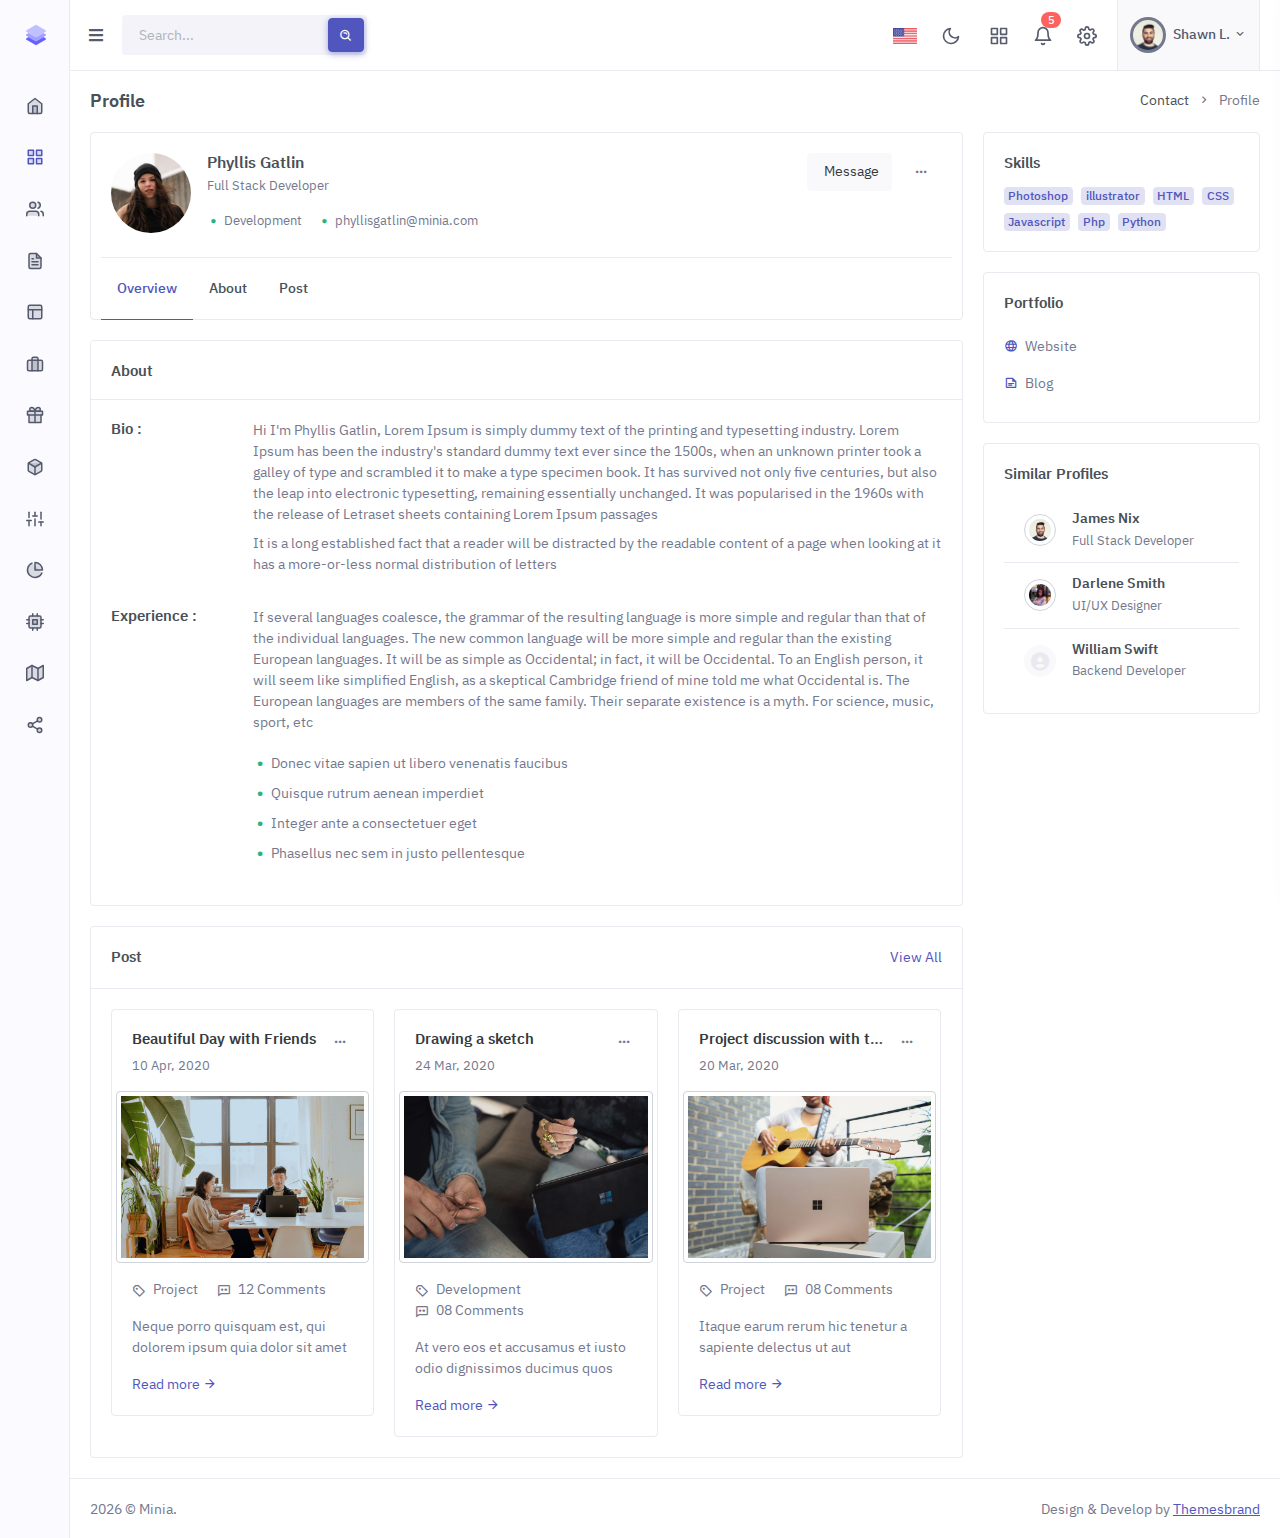
<file: docs/Template_Minia/apps-contacts-profile.html>
<!doctype html>
<html lang="en">

    <head>
        
        <meta charset="utf-8">
        <title>Profile | Minia - Minimal Admin & Dashboard Template</title>
        <meta name="viewport" content="width=device-width, initial-scale=1.0">
        <meta content="Premium Multipurpose Admin & Dashboard Template" name="description">
        <meta content="Themesbrand" name="author">

        <!-- preloader css -->
        <link rel="stylesheet" href="static/css/preloader.min.css" type="text/css">

        <!-- Bootstrap Css -->
        <link href="static/css/bootstrap.min.css" id="bootstrap-style" rel="stylesheet" type="text/css">
        <!-- Icons Css -->
        <link href="static/css/icons.min.css" rel="stylesheet" type="text/css">
        <!-- App Css-->
        <link href="static/css/app.min.css" id="app-style" rel="stylesheet" type="text/css">

    </head>

    <body>

    <!-- <body data-layout="horizontal"> -->

        <!-- Begin page -->
        <div id="layout-wrapper">

            
            <header id="page-topbar">
                <div class="navbar-header">
                    <div class="d-flex">
                        <!-- LOGO -->
                        <div class="navbar-brand-box">
                            <a href="index.html" class="logo logo-dark">
                                <span class="logo-sm">
                                    <img src="static/picture/logo-sm.svg" alt="" height="24">
                                </span>
                                <span class="logo-lg">
                                    <img src="static/picture/logo-sm.svg" alt="" height="24"> <span class="logo-txt">Minia</span>
                                </span>
                            </a>

                            <a href="index.html" class="logo logo-light">
                                <span class="logo-sm">
                                    <img src="static/picture/logo-sm.svg" alt="" height="24">
                                </span>
                                <span class="logo-lg">
                                    <img src="static/picture/logo-sm.svg" alt="" height="24"> <span class="logo-txt">Minia</span>
                                </span>
                            </a>
                        </div>

                        <button type="button" class="btn btn-sm px-3 font-size-16 header-item" id="vertical-menu-btn">
                            <i class="fa fa-fw fa-bars"></i>
                        </button>

                        <!-- App Search-->
                        <form class="app-search d-none d-lg-block">
                            <div class="position-relative">
                                <input type="text" class="form-control" placeholder="Search...">
                                <button class="btn btn-primary" type="button"><i class="bx bx-search-alt align-middle"></i></button>
                            </div>
                        </form>
                    </div>

                    <div class="d-flex">

                        <div class="dropdown d-inline-block d-lg-none ms-2">
                            <button type="button" class="btn header-item" id="page-header-search-dropdown" data-bs-toggle="dropdown" aria-haspopup="true" aria-expanded="false">
                                <i data-feather="search" class="icon-lg"></i>
                            </button>
                            <div class="dropdown-menu dropdown-menu-lg dropdown-menu-end p-0" aria-labelledby="page-header-search-dropdown">
        
                                <form class="p-3">
                                    <div class="form-group m-0">
                                        <div class="input-group">
                                            <input type="text" class="form-control" placeholder="Search ..." aria-label="Search Result">

                                            <button class="btn btn-primary" type="submit"><i class="mdi mdi-magnify"></i></button>
                                        </div>
                                    </div>
                                </form>
                            </div>
                        </div>

                        <div class="dropdown d-none d-sm-inline-block">
                            <button type="button" class="btn header-item" data-bs-toggle="dropdown" aria-haspopup="true" aria-expanded="false">
                                <img id="header-lang-img" src="static/picture/us.jpg" alt="Header Language" height="16">
                            </button>
                            <div class="dropdown-menu dropdown-menu-end">

                                <!-- item-->
                                <a href="javascript:void(0);" class="dropdown-item notify-item language" data-lang="en">
                                    <img src="static/picture/us.jpg" alt="user-image" class="me-1" height="12"> <span class="align-middle">English</span>
                                </a>
                                <!-- item-->
                                <a href="javascript:void(0);" class="dropdown-item notify-item language" data-lang="sp">
                                    <img src="static/picture/spain.jpg" alt="user-image" class="me-1" height="12"> <span class="align-middle">Spanish</span>
                                </a>

                                <!-- item-->
                                <a href="javascript:void(0);" class="dropdown-item notify-item language" data-lang="gr">
                                    <img src="static/picture/germany.jpg" alt="user-image" class="me-1" height="12"> <span class="align-middle">German</span>
                                </a>

                                <!-- item-->
                                <a href="javascript:void(0);" class="dropdown-item notify-item language" data-lang="it">
                                    <img src="static/picture/italy.jpg" alt="user-image" class="me-1" height="12"> <span class="align-middle">Italian</span>
                                </a>

                                <!-- item-->
                                <a href="javascript:void(0);" class="dropdown-item notify-item language" data-lang="ru">
                                    <img src="static/picture/russia.jpg" alt="user-image" class="me-1" height="12"> <span class="align-middle">Russian</span>
                                </a>
                            </div>
                        </div>

                        <div class="dropdown d-none d-sm-inline-block">
                            <button type="button" class="btn header-item" id="mode-setting-btn">
                                <i data-feather="moon" class="icon-lg layout-mode-dark"></i>
                                <i data-feather="sun" class="icon-lg layout-mode-light"></i>
                            </button>
                        </div>

                        <div class="dropdown d-none d-lg-inline-block ms-1">
                            <button type="button" class="btn header-item" data-bs-toggle="dropdown" aria-haspopup="true" aria-expanded="false">
                                <i data-feather="grid" class="icon-lg"></i>
                            </button>
                            <div class="dropdown-menu dropdown-menu-lg dropdown-menu-end">
                                <div class="p-2">
                                    <div class="row g-0">
                                        <div class="col">
                                            <a class="dropdown-icon-item" href="#">
                                                <img src="static/picture/github.png" alt="Github">
                                                <span>GitHub</span>
                                            </a>
                                        </div>
                                        <div class="col">
                                            <a class="dropdown-icon-item" href="#">
                                                <img src="static/picture/bitbucket.png" alt="bitbucket">
                                                <span>Bitbucket</span>
                                            </a>
                                        </div>
                                        <div class="col">
                                            <a class="dropdown-icon-item" href="#">
                                                <img src="static/picture/dribbble.png" alt="dribbble">
                                                <span>Dribbble</span>
                                            </a>
                                        </div>
                                    </div>

                                    <div class="row g-0">
                                        <div class="col">
                                            <a class="dropdown-icon-item" href="#">
                                                <img src="static/picture/dropbox.png" alt="dropbox">
                                                <span>Dropbox</span>
                                            </a>
                                        </div>
                                        <div class="col">
                                            <a class="dropdown-icon-item" href="#">
                                                <img src="static/picture/mail_chimp.png" alt="mail_chimp">
                                                <span>Mail Chimp</span>
                                            </a>
                                        </div>
                                        <div class="col">
                                            <a class="dropdown-icon-item" href="#">
                                                <img src="static/picture/slack.png" alt="slack">
                                                <span>Slack</span>
                                            </a>
                                        </div>
                                    </div>
                                </div>
                            </div>
                        </div>

                        <div class="dropdown d-inline-block">
                            <button type="button" class="btn header-item noti-icon position-relative" id="page-header-notifications-dropdown" data-bs-toggle="dropdown" aria-haspopup="true" aria-expanded="false">
                                <i data-feather="bell" class="icon-lg"></i>
                                <span class="badge bg-danger rounded-pill">5</span>
                            </button>
                            <div class="dropdown-menu dropdown-menu-lg dropdown-menu-end p-0" aria-labelledby="page-header-notifications-dropdown">
                                <div class="p-3">
                                    <div class="row align-items-center">
                                        <div class="col">
                                            <h6 class="m-0"> Notifications </h6>
                                        </div>
                                        <div class="col-auto">
                                            <a href="#!" class="small text-reset text-decoration-underline"> Unread (3)</a>
                                        </div>
                                    </div>
                                </div>
                                <div data-simplebar="" style="max-height: 230px;">
                                    <a href="#!" class="text-reset notification-item">
                                        <div class="d-flex">
                                            <div class="flex-shrink-0 me-3">
                                                <img src="static/picture/avatar-3.jpg" class="rounded-circle avatar-sm" alt="user-pic">
                                            </div>
                                            <div class="flex-grow-1">
                                                <h6 class="mb-1">James Lemire</h6>
                                                <div class="font-size-13 text-muted">
                                                    <p class="mb-1">It will seem like simplified English.</p>
                                                    <p class="mb-0"><i class="mdi mdi-clock-outline"></i> <span>1 hours ago</span></p>
                                                </div>
                                            </div>
                                        </div>
                                    </a>
                                    <a href="#!" class="text-reset notification-item">
                                        <div class="d-flex">
                                            <div class="flex-shrink-0 avatar-sm me-3">
                                                <span class="avatar-title bg-primary rounded-circle font-size-16">
                                                    <i class="bx bx-cart"></i>
                                                </span>
                                            </div>
                                            <div class="flex-grow-1">
                                                <h6 class="mb-1">Your order is placed</h6>
                                                <div class="font-size-13 text-muted">
                                                    <p class="mb-1">If several languages coalesce the grammar</p>
                                                    <p class="mb-0"><i class="mdi mdi-clock-outline"></i> <span>3 min ago</span></p>
                                                </div>
                                            </div>
                                        </div>
                                    </a>
                                    <a href="#!" class="text-reset notification-item">
                                        <div class="d-flex">
                                            <div class="flex-shrink-0 avatar-sm me-3">
                                                <span class="avatar-title bg-success rounded-circle font-size-16">
                                                    <i class="bx bx-badge-check"></i>
                                                </span>
                                            </div>
                                            <div class="flex-grow-1">
                                                <h6 class="mb-1">Your item is shipped</h6>
                                                <div class="font-size-13 text-muted">
                                                    <p class="mb-1">If several languages coalesce the grammar</p>
                                                    <p class="mb-0"><i class="mdi mdi-clock-outline"></i> <span>3 min ago</span></p>
                                                </div>
                                            </div>
                                        </div>
                                    </a>

                                    <a href="#!" class="text-reset notification-item">
                                        <div class="d-flex">
                                            <div class="flex-shrink-0 me-3">
                                                <img src="static/picture/avatar-6.jpg" class="rounded-circle avatar-sm" alt="user-pic">
                                            </div>
                                            <div class="flex-grow-1">
                                                <h6 class="mb-1">Salena Layfield</h6>
                                                <div class="font-size-13 text-muted">
                                                    <p class="mb-1">As a skeptical Cambridge friend of mine occidental.</p>
                                                    <p class="mb-0"><i class="mdi mdi-clock-outline"></i> <span>1 hours ago</span></p>
                                                </div>
                                            </div>
                                        </div>
                                    </a>
                                </div>
                                <div class="p-2 border-top d-grid">
                                    <a class="btn btn-sm btn-link font-size-14 text-center" href="javascript:void(0)">
                                        <i class="mdi mdi-arrow-right-circle me-1"></i> <span>View More..</span> 
                                    </a>
                                </div>
                            </div>
                        </div>

                        <div class="dropdown d-inline-block">
                            <button type="button" class="btn header-item right-bar-toggle me-2">
                                <i data-feather="settings" class="icon-lg"></i>
                            </button>
                        </div>

                        <div class="dropdown d-inline-block">
                            <button type="button" class="btn header-item bg-soft-light border-start border-end" id="page-header-user-dropdown" data-bs-toggle="dropdown" aria-haspopup="true" aria-expanded="false">
                                <img class="rounded-circle header-profile-user" src="static/picture/avatar-1.jpg" alt="Header Avatar">
                                <span class="d-none d-xl-inline-block ms-1 fw-medium">Shawn L.</span>
                                <i class="mdi mdi-chevron-down d-none d-xl-inline-block"></i>
                            </button>
                            <div class="dropdown-menu dropdown-menu-end">
                                <!-- item-->
                                <a class="dropdown-item" href=""><i class="mdi mdi-face-profile font-size-16 align-middle me-1"></i> Profile</a>
                                <a class="dropdown-item" href="auth-lock-screen.html"><i class="mdi mdi-lock font-size-16 align-middle me-1"></i> Lock screen</a>
                                <div class="dropdown-divider"></div>
                                <a class="dropdown-item" href="auth-logout.html"><i class="mdi mdi-logout font-size-16 align-middle me-1"></i> Logout</a>
                            </div>
                        </div>

                    </div>
                </div>
            </header>

            <!-- ========== Left Sidebar Start ========== -->
            <div class="vertical-menu">

                <div data-simplebar="" class="h-100">

                    <!--- Sidemenu -->
                    <div id="sidebar-menu">
                        <!-- Left Menu Start -->
                        <ul class="metismenu list-unstyled" id="side-menu">
                            <li class="menu-title" data-key="t-menu">Menu</li>

                            <li>
                                <a href="index.html">
                                    <i data-feather="home"></i>
                                    <span data-key="t-dashboard">Dashboard</span>
                                </a>
                            </li>

                            <li>
                                <a href="javascript: void(0);" class="has-arrow">
                                    <i data-feather="grid"></i>
                                    <span data-key="t-apps">Apps</span>
                                </a>
                                <ul class="sub-menu" aria-expanded="false">
                                    <li>
                                        <a href="apps-calendar.html">
                                            <span data-key="t-calendar">Calendar</span>
                                        </a>
                                    </li>
        
                                    <li>
                                        <a href="apps-chat.html">
                                            <span data-key="t-chat">Chat</span>
                                        </a>
                                    </li>
        
                                    <li>
                                        <a href="javascript: void(0);" class="has-arrow">
                                            <span data-key="t-email">Email</span>
                                        </a>
                                        <ul class="sub-menu" aria-expanded="false">
                                            <li><a href="apps-email-inbox.html" data-key="t-inbox">Inbox</a></li>
                                            <li><a href="apps-email-read.html" data-key="t-read-email">Read Email</a></li>
                                        </ul>
                                    </li>
                                    <li>
                                        <a href="javascript: void(0);" class="has-arrow">
                                            <span data-key="t-invoices">Invoices</span>
                                        </a>
                                        <ul class="sub-menu" aria-expanded="false">
                                            <li><a href="apps-invoices-list.html" data-key="t-invoice-list">Invoice List</a></li>
                                            <li><a href="apps-invoices-detail.html" data-key="t-invoice-detail">Invoice Detail</a></li>
                                        </ul>
                                    </li>
                                    <li>
                                        <a href="javascript: void(0);" class="has-arrow">
                                            <span data-key="t-contacts">Contacts</span>
                                        </a>
                                        <ul class="sub-menu" aria-expanded="false">
                                            <li><a href="apps-contacts-grid.html" data-key="t-user-grid">User Grid</a></li>
                                            <li><a href="apps-contacts-list.html" data-key="t-user-list">User List</a></li>
                                            <li><a href="" data-key="t-profile">Profile</a></li>
                                        </ul>
                                    </li>
                                </ul>
                            </li>

                            <li>
                                <a href="javascript: void(0);" class="has-arrow">
                                    <i data-feather="users"></i>
                                    <span data-key="t-authentication">Authentication</span>
                                </a>
                                <ul class="sub-menu" aria-expanded="false">
                                    <li><a href="auth-login.html" data-key="t-login">Login</a></li>
                                    <li><a href="auth-register.html" data-key="t-register">Register</a></li>
                                    <li><a href="auth-recoverpw.html" data-key="t-recover-password">Recover Password</a></li>
                                    <li><a href="auth-lock-screen.html" data-key="t-lock-screen">Lock Screen</a></li>
                                    <li><a href="auth-logout.html" data-key="t-logout">Log Out</a></li>
                                    <li><a href="auth-confirm-mail.html" data-key="t-confirm-mail">Confirm Mail</a></li>
                                    <li><a href="auth-email-verification.html" data-key="t-email-verification">Email Verification</a></li>
                                    <li><a href="auth-two-step-verification.html" data-key="t-two-step-verification">Two Step Verification</a></li>
                                </ul>
                            </li>

                            <li>
                                <a href="javascript: void(0);" class="has-arrow">
                                    <i data-feather="file-text"></i>
                                    <span data-key="t-pages">Pages</span>
                                </a>
                                <ul class="sub-menu" aria-expanded="false">
                                    <li><a href="pages-starter.html" data-key="t-starter-page">Starter Page</a></li>
                                    <li><a href="pages-maintenance.html" data-key="t-maintenance">Maintenance</a></li>
                                    <li><a href="pages-comingsoon.html" data-key="t-coming-soon">Coming Soon</a></li>
                                    <li><a href="pages-timeline.html" data-key="t-timeline">Timeline</a></li>
                                    <li><a href="pages-faqs.html" data-key="t-faqs">FAQs</a></li>
                                    <li><a href="pages-pricing.html" data-key="t-pricing">Pricing</a></li>
                                    <li><a href="pages-404.html" data-key="t-error-404">Error 404</a></li>
                                    <li><a href="pages-500.html" data-key="t-error-500">Error 500</a></li>
                                </ul>
                            </li>

                            <li>
                                <a href="layouts-horizontal.html">
                                    <i data-feather="layout"></i>
                                    <span data-key="t-horizontal">Horizontal</span>
                                </a>
                            </li>

                            <li class="menu-title mt-2" data-key="t-components">Elements</li>

                            <li>
                                <a href="javascript: void(0);" class="has-arrow">
                                    <i data-feather="briefcase"></i>
                                    <span data-key="t-components">Components</span>
                                </a>
                                <ul class="sub-menu" aria-expanded="false">
                                    <li><a href="ui-alerts.html" data-key="t-alerts">Alerts</a></li>
                                    <li><a href="ui-buttons.html" data-key="t-buttons">Buttons</a></li>
                                    <li><a href="ui-cards.html" data-key="t-cards">Cards</a></li>
                                    <li><a href="ui-carousel.html" data-key="t-carousel">Carousel</a></li>
                                    <li><a href="ui-dropdowns.html" data-key="t-dropdowns">Dropdowns</a></li>
                                    <li><a href="ui-grid.html" data-key="t-grid">Grid</a></li>
                                    <li><a href="ui-images.html" data-key="t-images">Images</a></li>
                                    <li><a href="ui-modals.html" data-key="t-modals">Modals</a></li>
                                    <li><a href="ui-offcanvas.html" data-key="t-offcanvas">Offcanvas</a></li>
                                    <li><a href="ui-progressbars.html" data-key="t-progress-bars">Progress Bars</a></li>
                                    <li><a href="ui-tabs-accordions.html" data-key="t-tabs-accordions">Tabs & Accordions</a></li>
                                    <li><a href="ui-typography.html" data-key="t-typography">Typography</a></li>
                                    <li><a href="ui-video.html" data-key="t-video">Video</a></li>
                                    <li><a href="ui-general.html" data-key="t-general">General</a></li>
                                    <li><a href="ui-colors.html" data-key="t-colors">Colors</a></li>
                                </ul>
                            </li>

                            <li>
                                <a href="javascript: void(0);" class="has-arrow">
                                    <i data-feather="gift"></i>
                                    <span data-key="t-ui-elements">Extended</span>
                                </a>
                                <ul class="sub-menu" aria-expanded="false">
                                    <li><a href="extended-lightbox.html" data-key="t-lightbox">Lightbox</a></li>
                                    <li><a href="extended-rangeslider.html" data-key="t-range-slider">Range Slider</a></li>
                                    <li><a href="extended-sweet-alert.html" data-key="t-sweet-alert">SweetAlert 2</a></li>
                                    <li><a href="extended-session-timeout.html" data-key="t-session-timeout">Session Timeout</a></li>
                                    <li><a href="extended-rating.html" data-key="t-rating">Rating</a></li>
                                    <li><a href="extended-notifications.html" data-key="t-notifications">Notifications</a></li>
                                </ul>
                            </li>

                            <li>
                                <a href="javascript: void(0);">
                                    <i data-feather="box"></i>
                                    <span class="badge rounded-pill bg-soft-danger text-danger float-end">7</span>
                                    <span data-key="t-forms">Forms</span>
                                </a>
                                <ul class="sub-menu" aria-expanded="false">
                                    <li><a href="form-elements.html" data-key="t-form-elements">Basic Elements</a></li>
                                    <li><a href="form-validation.html" data-key="t-form-validation">Validation</a></li>
                                    <li><a href="form-advanced.html" data-key="t-form-advanced">Advanced Plugins</a></li>
                                    <li><a href="form-editors.html" data-key="t-form-editors">Editors</a></li>
                                    <li><a href="form-uploads.html" data-key="t-form-upload">File Upload</a></li>
                                    <li><a href="form-wizard.html" data-key="t-form-wizard">Wizard</a></li>
                                    <li><a href="form-mask.html" data-key="t-form-mask">Mask</a></li>
                                </ul>
                            </li>

                            <li>
                                <a href="javascript: void(0);" class="has-arrow">
                                    <i data-feather="sliders"></i>
                                    <span data-key="t-tables">Tables</span>
                                </a>
                                <ul class="sub-menu" aria-expanded="false">
                                    <li><a href="tables-basic.html" data-key="t-basic-tables">Bootstrap Basic</a></li>
                                    <li><a href="tables-datatable.html" data-key="t-data-tables">DataTables</a></li>
                                    <li><a href="tables-responsive.html" data-key="t-responsive-table">Responsive</a></li>
                                    <li><a href="tables-editable.html" data-key="t-editable-table">Editable</a></li>
                                </ul>
                            </li>

                            <li>
                                <a href="javascript: void(0);" class="has-arrow">
                                    <i data-feather="pie-chart"></i>
                                    <span data-key="t-charts">Charts</span>
                                </a>
                                <ul class="sub-menu" aria-expanded="false">
                                    <li><a href="charts-apex.html" data-key="t-apex-charts">Apexcharts</a></li>
                                    <li><a href="charts-echart.html" data-key="t-e-charts">Echarts</a></li>
                                    <li><a href="charts-chartjs.html" data-key="t-chartjs-charts">Chartjs</a></li>
                                    <li><a href="charts-knob.html" data-key="t-knob-charts">Jquery Knob</a></li>
                                    <li><a href="charts-sparkline.html" data-key="t-sparkline-charts">Sparkline</a></li>
                                </ul>
                            </li>

                            <li>
                                <a href="javascript: void(0);" class="has-arrow">
                                    <i data-feather="cpu"></i>
                                    <span data-key="t-icons">Icons</span>
                                </a>
                                <ul class="sub-menu" aria-expanded="false">
                                    <li><a href="icons-boxicons.html" data-key="t-boxicons">Boxicons</a></li>
                                    <li><a href="icons-materialdesign.html" data-key="t-material-design">Material Design</a></li>
                                    <li><a href="icons-dripicons.html" data-key="t-dripicons">Dripicons</a></li>
                                    <li><a href="icons-fontawesome.html" data-key="t-font-awesome">Font Awesome 5</a></li>
                                </ul>
                            </li>

                            <li>
                                <a href="javascript: void(0);" class="has-arrow">
                                    <i data-feather="map"></i>
                                    <span data-key="t-maps">Maps</span>
                                </a>
                                <ul class="sub-menu" aria-expanded="false">
                                    <li><a href="maps-google.html" data-key="t-g-maps">Google</a></li>
                                    <li><a href="maps-vector.html" data-key="t-v-maps">Vector</a></li>
                                    <li><a href="maps-leaflet.html" data-key="t-l-maps">Leaflet</a></li>
                                </ul>
                            </li>

                            <li>
                                <a href="javascript: void(0);" class="has-arrow">
                                    <i data-feather="share-2"></i>
                                    <span data-key="t-multi-level">Multi Level</span>
                                </a>
                                <ul class="sub-menu" aria-expanded="true">
                                    <li><a href="javascript: void(0);" data-key="t-level-1-1">Level 1.1</a></li>
                                    <li>
                                        <a href="javascript: void(0);" class="has-arrow" data-key="t-level-1-2">Level 1.2</a>
                                        <ul class="sub-menu" aria-expanded="true">
                                            <li><a href="javascript: void(0);" data-key="t-level-2-1">Level 2.1</a></li>
                                            <li><a href="javascript: void(0);" data-key="t-level-2-2">Level 2.2</a></li>
                                        </ul>
                                    </li>
                                </ul>
                            </li>

                        </ul>

                        <div class="card sidebar-alert border-0 text-center mx-4 mb-0 mt-5">
                            <div class="card-body">
                                <img src="static/picture/giftbox.png" alt="">
                                <div class="mt-4">
                                    <h5 class="alertcard-title font-size-16">Unlimited Access</h5>
                                    <p class="font-size-13">Upgrade your plan from a Free trial, to select ‘Business Plan’.</p>
                                    <a href="#!" class="btn btn-primary mt-2">Upgrade Now</a>
                                </div>
                            </div>
                        </div>
                    </div>
                    <!-- Sidebar -->
                </div>
            </div>
            <!-- Left Sidebar End -->

            

            <!-- ============================================================== -->
            <!-- Start right Content here -->
            <!-- ============================================================== -->
            <div class="main-content">

                <div class="page-content">
                    <div class="container-fluid">

                        <!-- start page title -->
                        <div class="row">
                            <div class="col-12">
                                <div class="page-title-box d-sm-flex align-items-center justify-content-between">
                                    <h4 class="mb-sm-0 font-size-18">Profile</h4>

                                    <div class="page-title-right">
                                        <ol class="breadcrumb m-0">
                                            <li class="breadcrumb-item"><a href="javascript: void(0);">Contact</a></li>
                                            <li class="breadcrumb-item active">Profile</li>
                                        </ol>
                                    </div>

                                </div>
                            </div>
                        </div>
                        <!-- end page title -->

                        <div class="row">
                            <div class="col-xl-9 col-lg-8">
                                <div class="card">
                                    <div class="card-body">
                                        <div class="row">
                                            <div class="col-sm order-2 order-sm-1">
                                                <div class="d-flex align-items-start mt-3 mt-sm-0">
                                                    <div class="flex-shrink-0">
                                                        <div class="avatar-xl me-3">
                                                            <img src="static/picture/avatar-2.jpg" alt="" class="img-fluid rounded-circle d-block">
                                                        </div>
                                                    </div>
                                                    <div class="flex-grow-1">
                                                        <div>
                                                            <h5 class="font-size-16 mb-1">Phyllis Gatlin</h5>
                                                            <p class="text-muted font-size-13">Full Stack Developer</p>

                                                            <div class="d-flex flex-wrap align-items-start gap-2 gap-lg-3 text-muted font-size-13">
                                                                <div><i class="mdi mdi-circle-medium me-1 text-success align-middle"></i>Development</div>
                                                                <div><i class="mdi mdi-circle-medium me-1 text-success align-middle"></i>phyllisgatlin@minia.com</div>
                                                            </div>
                                                        </div>
                                                    </div>
                                                </div>
                                            </div>
                                            <div class="col-sm-auto order-1 order-sm-2">
                                                <div class="d-flex align-items-start justify-content-end gap-2">
                                                    <div>
                                                        <button type="button" class="btn btn-soft-light"><i class="me-1"></i> Message</button>
                                                    </div>
                                                    <div>
                                                        <div class="dropdown">
                                                            <button class="btn btn-link font-size-16 shadow-none text-muted dropdown-toggle" type="button" data-bs-toggle="dropdown" aria-expanded="false">
                                                                <i class="bx bx-dots-horizontal-rounded"></i>
                                                            </button>
                                                            <ul class="dropdown-menu dropdown-menu-end">
                                                                <li><a class="dropdown-item" href="#">Action</a></li>
                                                                <li><a class="dropdown-item" href="#">Another action</a></li>
                                                                <li><a class="dropdown-item" href="#">Something else here</a></li>
                                                            </ul>
                                                        </div>
                                                    </div>
                                                </div>
                                            </div>
                                        </div>

                                        <ul class="nav nav-tabs-custom card-header-tabs border-top mt-4" id="pills-tab" role="tablist">
                                            <li class="nav-item">
                                                <a class="nav-link px-3 active" data-bs-toggle="tab" href="#overview" role="tab">Overview</a>
                                            </li>
                                            <li class="nav-item">
                                                <a class="nav-link px-3" data-bs-toggle="tab" href="#about" role="tab">About</a>
                                            </li>
                                            <li class="nav-item">
                                                <a class="nav-link px-3" data-bs-toggle="tab" href="#post" role="tab">Post</a>
                                            </li>
                                        </ul>
                                    </div>
                                    <!-- end card body -->
                                </div>
                                <!-- end card -->

                                <div class="tab-content">
                                    <div class="tab-pane active" id="overview" role="tabpanel">
                                        <div class="card">
                                            <div class="card-header">
                                                <h5 class="card-title mb-0">About</h5>
                                            </div>
                                            <div class="card-body">
                                                <div>
                                                    <div class="pb-3">
                                                        <div class="row">
                                                            <div class="col-xl-2">
                                                                <div>
                                                                    <h5 class="font-size-15">Bio :</h5>
                                                                </div>
                                                            </div>
                                                            <div class="col-xl">
                                                                <div class="text-muted">
                                                                    <p class="mb-2">Hi I'm Phyllis Gatlin, Lorem Ipsum is simply dummy text of the printing and typesetting industry. Lorem Ipsum has been the industry's standard dummy text ever since the 1500s, when an unknown printer took a galley of type and scrambled it to make a type specimen book. It has survived not only five centuries, but also the leap into electronic typesetting, remaining essentially unchanged. It was popularised in the 1960s with the release of Letraset sheets containing Lorem Ipsum passages</p>
                                                                    <p class="mb-0">It is a long established fact that a reader will be distracted by the readable content of a page when looking at it has a more-or-less normal distribution of letters</p>
                                                                </div>
                                                            </div>
                                                        </div>
                                                    </div>

                                                    <div class="py-3">
                                                        <div class="row">
                                                            <div class="col-xl-2">
                                                                <div>
                                                                    <h5 class="font-size-15">Experience :</h5>
                                                                </div>
                                                            </div>
                                                            <div class="col-xl">
                                                                <div class="text-muted">
                                                                    <p>If several languages coalesce, the grammar of the resulting language is more simple and regular than that of the individual languages. The new common language will be more simple and regular than the existing European languages. It will be as simple as Occidental; in fact, it will be Occidental. To an English person, it will seem like simplified English, as a skeptical Cambridge friend of mine told me what Occidental is. The European languages are members of the same family. Their separate existence is a myth. For science, music, sport, etc</p>

                                                                    <ul class="list-unstyled mb-0">
                                                                        <li class="py-1"><i class="mdi mdi-circle-medium me-1 text-success align-middle"></i>Donec vitae sapien ut libero venenatis faucibus</li>
                                                                        <li class="py-1"><i class="mdi mdi-circle-medium me-1 text-success align-middle"></i>Quisque rutrum aenean imperdiet</li>
                                                                        <li class="py-1"><i class="mdi mdi-circle-medium me-1 text-success align-middle"></i>Integer ante a consectetuer eget</li>
                                                                        <li class="py-1"><i class="mdi mdi-circle-medium me-1 text-success align-middle"></i>Phasellus nec sem in justo pellentesque</li>
                                                                    </ul>
                                                                </div>
                                                            </div>
                                                        </div>
                                                    </div>
                                                </div>
                                            </div>
                                            <!-- end card body -->
                                        </div>
                                        <!-- end card -->

                                        <div class="card">
                                            <div class="card-header">
                                                <div class="d-flex">
                                                    <div class="flex-grow-1">
                                                        <h5 class="card-title mb-0">Post</h5>
                                                    </div>
                                                    <div class="flex-shrink-0">
                                                        <a href="#post">View All</a>
                                                    </div>
                                                </div>
                                            </div>
                                            <div class="card-body">
                                                <div>
                                                    <div class="row">
                                                        <div class="col-xl-4">
                                                            <div class="card p-1 mb-xl-0">
                                                                <div class="p-3">
                                                                    <div class="d-flex align-items-start">
                                                                        <div class="flex-grow-1 overflow-hidden">
                                                                            <h5 class="font-size-15 text-truncate"><a href="#" class="text-dark">Beautiful Day with Friends</a></h5>
                                                                            <p class="font-size-13 text-muted mb-0">10 Apr, 2020</p>
                                                                        </div>
                                                                        <div class="flex-shrink-0 ms-2">
                                                                            <div class="dropdown">
                                                                                <a class="btn btn-link text-muted font-size-16 p-1 py-0 dropdown-toggle shadow-none" href="#" role="button" data-bs-toggle="dropdown" aria-expanded="false">
                                                                                    <i class="bx bx-dots-horizontal-rounded"></i>
                                                                                </a>
                                                                                <ul class="dropdown-menu dropdown-menu-end">
                                                                                    <li><a class="dropdown-item" href="#">Action</a></li>
                                                                                    <li><a class="dropdown-item" href="#">Another action</a></li>
                                                                                    <li><a class="dropdown-item" href="#">Something else here</a></li>
                                                                                </ul>
                                                                            </div>
                                                                        </div>
                                                                    </div>
                                                                </div>
                                                                
                                                                <div class="position-relative">
                                                                    <img src="static/picture/img-3.jpg" alt="" class="img-thumbnail">
                                                                </div>

                                                                <div class="p-3">
                                                                    <ul class="list-inline">
                                                                        <li class="list-inline-item me-3">
                                                                            <a href="javascript: void(0);" class="text-muted">
                                                                                <i class="bx bx-purchase-tag-alt align-middle text-muted me-1"></i> Project
                                                                            </a>
                                                                        </li>
                                                                        <li class="list-inline-item me-3">
                                                                            <a href="javascript: void(0);" class="text-muted">
                                                                                <i class="bx bx-comment-dots align-middle text-muted me-1"></i> 12 Comments
                                                                            </a>
                                                                        </li>
                                                                    </ul>
                                                                    <p class="text-muted">Neque porro quisquam est, qui dolorem ipsum quia dolor sit amet</p>
    
                                                                    <div>
                                                                        <a href="javascript: void(0);" class="text-primary">Read more <i class="mdi mdi-arrow-right"></i></a>
                                                                    </div>
                                                                </div>
                                                            </div>
                                                        </div>
                                                        <!-- end col -->

                                                        <div class="col-xl-4">
                                                            <div class="card p-1 mb-xl-0">
                                                                <div class="p-3">
                                                                    <div class="d-flex align-items-start">
                                                                        <div class="flex-grow-1 overflow-hidden">
                                                                            <h5 class="font-size-15 text-truncate"><a href="#" class="text-dark">Drawing a sketch</a></h5>
                                                                            <p class="font-size-13 text-muted mb-0">24 Mar, 2020</p>
                                                                        </div>
                                                                        <div class="flex-shrink-0 ms-2">
                                                                            <div class="dropdown">
                                                                                <a class="btn btn-link text-muted font-size-16 p-1 py-0 dropdown-toggle shadow-none" href="#" role="button" data-bs-toggle="dropdown" aria-expanded="false">
                                                                                    <i class="bx bx-dots-horizontal-rounded"></i>
                                                                                </a>
                                                                                <ul class="dropdown-menu dropdown-menu-end">
                                                                                    <li><a class="dropdown-item" href="#">Action</a></li>
                                                                                    <li><a class="dropdown-item" href="#">Another action</a></li>
                                                                                    <li><a class="dropdown-item" href="#">Something else here</a></li>
                                                                                </ul>
                                                                            </div>
                                                                        </div>
                                                                    </div>
                                                                </div>
                                                                
                                                                <div class="position-relative">
                                                                    <img src="static/picture/img-1.jpg" alt="" class="img-thumbnail">
                                                                </div>

                                                                <div class="p-3">
                                                                    <ul class="list-inline">
                                                                        <li class="list-inline-item me-3">
                                                                            <a href="javascript: void(0);" class="text-muted">
                                                                                <i class="bx bx-purchase-tag-alt align-middle text-muted me-1"></i> Development
                                                                            </a>
                                                                        </li>
                                                                        <li class="list-inline-item me-3">
                                                                            <a href="javascript: void(0);" class="text-muted">
                                                                                <i class="bx bx-comment-dots align-middle text-muted me-1"></i> 08 Comments
                                                                            </a>
                                                                        </li>
                                                                    </ul>
                                                                    <p class="text-muted">At vero eos et accusamus et iusto odio dignissimos ducimus quos</p>
    
                                                                    <div>
                                                                        <a href="javascript: void(0);" class="text-primary">Read more <i class="mdi mdi-arrow-right"></i></a>
                                                                    </div>
                                                                </div>
                                                            </div>
                                                            <!-- end card -->
                                                        </div>
                                                        <!-- end col -->

                                                        <div class="col-xl-4">
                                                            <div class="card p-1 mb-sm-0">
                                                                <div class="p-3">
                                                                    <div class="d-flex align-items-start">
                                                                        <div class="flex-grow-1 overflow-hidden">
                                                                            <h5 class="font-size-15 text-truncate"><a href="#" class="text-dark">Project discussion with team</a></h5>
                                                                            <p class="font-size-13 text-muted mb-0">20 Mar, 2020</p>
                                                                        </div>
                                                                        <div class="flex-shrink-0 ms-2">
                                                                            <div class="dropdown">
                                                                                <a class="btn btn-link text-muted font-size-16 p-1 py-0 dropdown-toggle shadow-none" href="#" role="button" data-bs-toggle="dropdown" aria-expanded="false">
                                                                                    <i class="bx bx-dots-horizontal-rounded"></i>
                                                                                </a>
                                                                                <ul class="dropdown-menu dropdown-menu-end">
                                                                                    <li><a class="dropdown-item" href="#">Action</a></li>
                                                                                    <li><a class="dropdown-item" href="#">Another action</a></li>
                                                                                    <li><a class="dropdown-item" href="#">Something else here</a></li>
                                                                                </ul>
                                                                            </div>
                                                                        </div>
                                                                    </div>
                                                                </div>
                                                                
                                                                <div class="position-relative">
                                                                    <img src="static/picture/img-5.jpg" alt="" class="img-thumbnail">
                                                                </div>

                                                                <div class="p-3">
                                                                    <ul class="list-inline">
                                                                        <li class="list-inline-item me-3">
                                                                            <a href="javascript: void(0);" class="text-muted">
                                                                                <i class="bx bx-purchase-tag-alt align-middle text-muted me-1"></i> Project
                                                                            </a>
                                                                        </li>
                                                                        <li class="list-inline-item me-3">
                                                                            <a href="javascript: void(0);" class="text-muted">
                                                                                <i class="bx bx-comment-dots align-middle text-muted me-1"></i> 08 Comments
                                                                            </a>
                                                                        </li>
                                                                    </ul>
                                                                    <p class="text-muted">Itaque earum rerum hic tenetur a sapiente delectus ut aut</p>
    
                                                                    <div>
                                                                        <a href="javascript: void(0);" class="text-primary">Read more <i class="mdi mdi-arrow-right"></i></a>
                                                                    </div>
                                                                </div>
                                                            </div>
                                                            <!-- end card -->
                                                        </div>
                                                        <!-- end col -->
                                                    </div>
                                                    <!-- end row -->
                                                </div>
                                            </div>
                                            <!-- end card body -->
                                        </div>
                                        <!-- end card -->
                                    </div>
                                    <!-- end tab pane -->

                                    <div class="tab-pane" id="about" role="tabpanel">
                                        <div class="card">
                                            <div class="card-header">
                                                <h5 class="card-title mb-0">About</h5>
                                            </div>
                                            <div class="card-body">
                                                <div>
                                                    <div class="pb-3">
                                                        <h5 class="font-size-15">Bio :</h5>
                                                        <div class="text-muted">
                                                            <p class="mb-2">Hi I'm Phyllis Gatlin, Lorem Ipsum is simply dummy text of the printing and typesetting industry. Lorem Ipsum has been the industry's standard dummy text ever since the 1500s, when an unknown printer took a galley of type and scrambled it to make a type specimen book. It has survived not only five centuries, but also the leap into electronic typesetting, remaining essentially unchanged. It was popularised in the 1960s with the release of Letraset sheets containing Lorem Ipsum passages</p>
                                                            <p class="mb-2">It is a long established fact that a reader will be distracted by the readable content of a page when looking at it has a more-or-less normal distribution of letters</p>
                                                            <p>It will be as simple as Occidental; in fact, it will be Occidental. To an English person, it will seem like simplified English, as a skeptical Cambridge friend of mine told me what Occidental is. The European languages are members of the same family. Their separate existence is a myth.</p>

                                                            <ul class="list-unstyled mb-0">
                                                                <li class="py-1"><i class="mdi mdi-circle-medium me-1 text-success align-middle"></i>Donec vitae sapien ut libero venenatis faucibus</li>
                                                                <li class="py-1"><i class="mdi mdi-circle-medium me-1 text-success align-middle"></i>Quisque rutrum aenean imperdiet</li>
                                                                <li class="py-1"><i class="mdi mdi-circle-medium me-1 text-success align-middle"></i>Integer ante a consectetuer eget</li>
                                                            </ul>
                                                        </div>
                                                    </div>

                                                    <div class="pt-3">
                                                        <h5 class="font-size-15">Experience :</h5>
                                                        <div class="text-muted">
                                                            <p>If several languages coalesce, the grammar of the resulting language is more simple and regular than that of the individual languages. The new common language will be more simple and regular than the existing European languages. It will be as simple as Occidental; in fact, it will be Occidental. To an English person, it will seem like simplified English, as a skeptical Cambridge friend of mine told me what Occidental is. The European languages are members of the same family. Their separate existence is a myth. For science, music, sport, etc</p>

                                                            <ul class="list-unstyled mb-0">
                                                                <li class="py-1"><i class="mdi mdi-circle-medium me-1 text-success align-middle"></i>Donec vitae sapien ut libero venenatis faucibus</li>
                                                                <li class="py-1"><i class="mdi mdi-circle-medium me-1 text-success align-middle"></i>Quisque rutrum aenean imperdiet</li>
                                                                <li class="py-1"><i class="mdi mdi-circle-medium me-1 text-success align-middle"></i>Integer ante a consectetuer eget</li>
                                                                <li class="py-1"><i class="mdi mdi-circle-medium me-1 text-success align-middle"></i>Phasellus nec sem in justo pellentesque</li>
                                                            </ul>
                                                        </div>
                                                    </div>
                                                </div>
                                            </div>
                                            <!-- end card body -->
                                        </div>
                                        <!-- end card -->
                                    </div>
                                    <!-- end tab pane -->

                                    <div class="tab-pane" id="post" role="tabpanel">
                                        <div class="card">
                                            <div class="card-header">
                                                <h5 class="card-title mb-0">Post</h5>
                                            </div>
                                            <div class="card-body">
                                                <div>
                                                    <div class="row justify-content-center">
                                                        <div class="col-xl-8">
                                                            

                                                            <div class="mt-5">
                                                                <div class="d-flex align-items-start">
                                                                    <div class="flex-grow-1 overflow-hidden">
                                                                        <h5 class="font-size-15 text-truncate"><a href="#" class="text-dark">Project discussion with team</a></h5>
                                                                        <p class="font-size-13 text-muted mb-0">24 Mar, 2020</p>
                                                                    </div>
                                                                    <div class="flex-shrink-0 ms-2">
                                                                        <div class="dropdown">
                                                                            <a class="btn btn-link text-muted font-size-16 p-1 py-0 dropdown-toggle shadow-none" href="#" role="button" data-bs-toggle="dropdown" aria-expanded="false">
                                                                                <i class="bx bx-dots-horizontal-rounded"></i>
                                                                            </a>
                                                                            <ul class="dropdown-menu dropdown-menu-end">
                                                                                <li><a class="dropdown-item" href="#">Action</a></li>
                                                                                <li><a class="dropdown-item" href="#">Another action</a></li>
                                                                                <li><a class="dropdown-item" href="#">Something else here</a></li>
                                                                            </ul>
                                                                        </div>
                                                                    </div>
                                                                </div>
                                                                

                                                                <div class="pt-3">
                                                                    <ul class="list-inline">
                                                                        <li class="list-inline-item me-3">
                                                                            <a href="javascript: void(0);" class="text-muted">
                                                                                <i class="bx bx-purchase-tag-alt align-middle text-muted me-1"></i> Development
                                                                            </a>
                                                                        </li>
                                                                        <li class="list-inline-item me-3">
                                                                            <a href="javascript: void(0);" class="text-muted">
                                                                                <i class="bx bx-comment-dots align-middle text-muted me-1"></i> 08 Comments
                                                                            </a>
                                                                        </li>
                                                                    </ul>
                                                                    <p class="text-muted">At vero eos et accusamus et iusto odio dignissimos ducimus qui blanditiis praesentium voluptatum deleniti atque corrupti quos dolores</p>
    
                                                                    <div>
                                                                        <a href="javascript: void(0);" class="text-primary">Read more <i class="mdi mdi-arrow-right"></i></a>
                                                                    </div>
                                                                </div>
                                                            </div>
                                                            <!-- end post -->

                                                            <hr class="my-5">

                                                            <div>
                                                                <div class="d-flex align-items-start">
                                                                    <div class="flex-grow-1 overflow-hidden">
                                                                        <h5 class="font-size-15 text-truncate"><a href="#" class="text-dark">Beautiful Day with Friends</a></h5>
                                                                        <p class="font-size-13 text-muted mb-0">10 Apr, 2020</p>
                                                                    </div>
                                                                    <div class="flex-shrink-0 ms-2">
                                                                        <div class="dropdown">
                                                                            <a class="btn btn-link text-muted font-size-16 p-1 py-0 dropdown-toggle shadow-none" href="#" role="button" data-bs-toggle="dropdown" aria-expanded="false">
                                                                                <i class="bx bx-dots-horizontal-rounded"></i>
                                                                            </a>
                                                                            <ul class="dropdown-menu dropdown-menu-end">
                                                                                <li><a class="dropdown-item" href="#">Action</a></li>
                                                                                <li><a class="dropdown-item" href="#">Another action</a></li>
                                                                                <li><a class="dropdown-item" href="#">Something else here</a></li>
                                                                            </ul>
                                                                        </div>
                                                                    </div>
                                                                </div>
                                                                
                                                                <div class="position-relative mt-3">
                                                                    <img src="static/picture/img-3.jpg" alt="" class="img-thumbnail">
                                                                </div>

                                                                <div class="pt-3">
                                                                    <ul class="list-inline">
                                                                        <li class="list-inline-item me-3">
                                                                            <a href="javascript: void(0);" class="text-muted">
                                                                                <i class="bx bx-purchase-tag-alt align-middle text-muted me-1"></i> Project
                                                                            </a>
                                                                        </li>
                                                                        <li class="list-inline-item me-3">
                                                                            <a href="javascript: void(0);" class="text-muted">
                                                                                <i class="bx bx-comment-dots align-middle text-muted me-1"></i> 12 Comments
                                                                            </a>
                                                                        </li>
                                                                    </ul>
                                                                    <p class="text-muted">Neque porro quisquam est, qui dolorem ipsum quia dolor sit amet, consectetur, adipisci velit, aliquam quaerat voluptatem. Ut enim ad minima veniam, quis</p>
    
                                                                    <div>
                                                                        <a href="javascript: void(0);" class="text-primary">Read more <i class="mdi mdi-arrow-right"></i></a>
                                                                    </div>
                                                                </div>
                                                            </div>
                                                            <!-- end post -->

                                                            <hr class="my-5">

                                                            <div>
                                                                <div class="d-flex align-items-start">
                                                                    <div class="flex-grow-1 overflow-hidden">
                                                                        <h5 class="font-size-15 text-truncate"><a href="#" class="text-dark">Drawing a sketch</a></h5>
                                                                        <p class="font-size-13 text-muted mb-0">20 Mar, 2020</p>
                                                                    </div>
                                                                    <div class="flex-shrink-0 ms-2">
                                                                        <div class="dropdown">
                                                                            <a class="btn btn-link text-muted font-size-16 p-1 py-0 dropdown-toggle shadow-none" href="#" role="button" data-bs-toggle="dropdown" aria-expanded="false">
                                                                                <i class="bx bx-dots-horizontal-rounded"></i>
                                                                            </a>
                                                                            <ul class="dropdown-menu dropdown-menu-end">
                                                                                <li><a class="dropdown-item" href="#">Action</a></li>
                                                                                <li><a class="dropdown-item" href="#">Another action</a></li>
                                                                                <li><a class="dropdown-item" href="#">Something else here</a></li>
                                                                            </ul>
                                                                        </div>
                                                                    </div>
                                                                </div>

                                                                <div class="pt-3">
                                                                    <ul class="list-inline">
                                                                        <li class="list-inline-item me-3">
                                                                            <a href="javascript: void(0);" class="text-muted">
                                                                                <i class="bx bx-purchase-tag-alt align-middle text-muted me-1"></i> Project
                                                                            </a>
                                                                        </li>
                                                                        <li class="list-inline-item me-3">
                                                                            <a href="javascript: void(0);" class="text-muted">
                                                                                <i class="bx bx-comment-dots align-middle text-muted me-1"></i> 12 Comments
                                                                            </a>
                                                                        </li>
                                                                    </ul>
                                                                    <p class="text-muted">Neque porro quisquam est, qui dolorem ipsum quia dolor sit amet, consectetur, adipisci velit, aliquam quaerat voluptatem. Ut enim ad minima veniam, quis</p>
    
                                                                    <div>
                                                                        <a href="javascript: void(0);" class="text-primary">Read more <i class="mdi mdi-arrow-right"></i></a>
                                                                    </div>
                                                                </div>
                                                            </div>
                                                            <!-- end post -->
                                                        </div>
                                                        <!-- end col -->

                                                    </div>
                                                    <!-- end row -->

                                                    <div class="row g-0 mt-4">
                                                        <div class="col-sm-6">
                                                            <div>
                                                                <p class="mb-sm-0">Showing 1 to 10 of 57 entries</p>
                                                            </div>
                                                        </div>
                                                        <div class="col-sm-6">
                                                            <div class="float-sm-end">
                                                                <ul class="pagination mb-sm-0">
                                                                    <li class="page-item disabled">
                                                                        <a href="#" class="page-link"><i class="mdi mdi-chevron-left"></i></a>
                                                                    </li>
                                                                    <li class="page-item">
                                                                        <a href="#" class="page-link">1</a>
                                                                    </li>
                                                                    <li class="page-item active">
                                                                        <a href="#" class="page-link">2</a>
                                                                    </li>
                                                                    <li class="page-item">
                                                                        <a href="#" class="page-link">3</a>
                                                                    </li>
                                                                    <li class="page-item">
                                                                        <a href="#" class="page-link">4</a>
                                                                    </li>
                                                                    <li class="page-item">
                                                                        <a href="#" class="page-link">5</a>
                                                                    </li>
                                                                    <li class="page-item">
                                                                        <a href="#" class="page-link"><i class="mdi mdi-chevron-right"></i></a>
                                                                    </li>
                                                                </ul>
                                                            </div>
                                                        </div>
                                                    </div>
                                                    <!-- end row -->
                                                </div>
                                            </div>
                                            <!-- end card body -->
                                        </div>
                                        <!-- end card -->
                                    </div>
                                    <!-- end tab pane -->
                                </div>
                                <!-- end tab content -->
                            </div>
                            <!-- end col -->

                            <div class="col-xl-3 col-lg-4">
                                <div class="card">
                                    <div class="card-body">
                                        <h5 class="card-title mb-3">Skills</h5>

                                        <div class="d-flex flex-wrap gap-2 font-size-16">
                                            <a href="#" class="badge badge-soft-primary">Photoshop</a>
                                            <a href="#" class="badge badge-soft-primary">illustrator</a>
                                            <a href="#" class="badge badge-soft-primary">HTML</a>
                                            <a href="#" class="badge badge-soft-primary">CSS</a>
                                            <a href="#" class="badge badge-soft-primary">Javascript</a>
                                            <a href="#" class="badge badge-soft-primary">Php</a>
                                            <a href="#" class="badge badge-soft-primary">Python</a>
                                        </div>
                                    </div>
                                    <!-- end card body -->
                                </div>
                                <!-- end card -->

                                <div class="card">
                                    <div class="card-body">
                                        <h5 class="card-title mb-3">Portfolio</h5>

                                        <div>
                                            <ul class="list-unstyled mb-0">
                                                <li>
                                                    <a href="#" class="py-2 d-block text-muted"><i class="mdi mdi-web text-primary me-1"></i> Website</a>
                                                </li>
                                                <li>
                                                    <a href="#" class="py-2 d-block text-muted"><i class="mdi mdi-note-text-outline text-primary me-1"></i> Blog</a>
                                                </li>
                                            </ul>
                                        </div>
                                    </div>
                                    <!-- end card body -->
                                </div>
                                <!-- end card -->

                                <div class="card">
                                    <div class="card-body">
                                        <h5 class="card-title mb-3">Similar Profiles</h5>

                                        <div class="list-group list-group-flush">
                                            <a href="#" class="list-group-item list-group-item-action">
                                                <div class="d-flex align-items-center">
                                                    <div class="avatar-sm flex-shrink-0 me-3">
                                                        <img src="static/picture/avatar-1.jpg" alt="" class="img-thumbnail rounded-circle">
                                                    </div>
                                                    <div class="flex-grow-1">
                                                        <div>
                                                            <h5 class="font-size-14 mb-1">James Nix</h5>
                                                            <p class="font-size-13 text-muted mb-0">Full Stack Developer</p>
                                                        </div>
                                                    </div>
                                                </div>
                                            </a>
                                            <a href="#" class="list-group-item list-group-item-action">
                                                <div class="d-flex align-items-center">
                                                    <div class="avatar-sm flex-shrink-0 me-3">
                                                        <img src="static/picture/avatar-3.jpg" alt="" class="img-thumbnail rounded-circle">
                                                    </div>
                                                    <div class="flex-grow-1">
                                                        <div>
                                                            <h5 class="font-size-14 mb-1">Darlene Smith</h5>
                                                            <p class="font-size-13 text-muted mb-0">UI/UX Designer</p>
                                                        </div>
                                                    </div>
                                                </div>
                                            </a>
                                            <a href="#" class="list-group-item list-group-item-action">
                                                <div class="d-flex align-items-center">
                                                    <div class="avatar-sm flex-shrink-0 me-3">
                                                        <div class="avatar-title bg-soft-light text-light rounded-circle font-size-22">
                                                            <i class="bx bxs-user-circle"></i>
                                                        </div>
                                                    </div>
                                                    <div class="flex-grow-1">
                                                        <div>
                                                            <h5 class="font-size-14 mb-1">William Swift</h5>
                                                            <p class="font-size-13 text-muted mb-0">Backend Developer</p>
                                                        </div>
                                                    </div>
                                                </div>
                                            </a>
                                        </div>
                                    </div>
                                    <!-- end card body -->
                                </div>
                                <!-- end card -->
                            </div>
                            <!-- end col -->
                        </div>
                        <!-- end row -->
                        
                    </div> <!-- container-fluid -->
                </div>
                <!-- End Page-content -->

                
                <footer class="footer">
                    <div class="container-fluid">
                        <div class="row">
                            <div class="col-sm-6">
                                <script>document.write(new Date().getFullYear())</script> © Minia.
                            </div>
                            <div class="col-sm-6">
                                <div class="text-sm-end d-none d-sm-block">
                                    Design & Develop by <a href="#!" class="text-decoration-underline">Themesbrand</a>
                                </div>
                            </div>
                        </div>
                    </div>
                </footer>
            </div>
            <!-- end main content-->

        </div>
        <!-- END layout-wrapper -->

        
        <!-- Right Sidebar -->
        <div class="right-bar">
            <div data-simplebar="" class="h-100">
                <div class="rightbar-title d-flex align-items-center bg-dark p-3">

                    <h5 class="m-0 me-2 text-white">Theme Customizer</h5>

                    <a href="javascript:void(0);" class="right-bar-toggle ms-auto">
                        <i class="mdi mdi-close noti-icon"></i>
                    </a>
                </div>

                <!-- Settings -->
                <hr class="m-0">

                <div class="p-4">
                    <h6 class="mb-3">Layout</h6>
                    <div class="form-check form-check-inline">
                        <input class="form-check-input" type="radio" name="layout" id="layout-vertical" value="vertical">
                        <label class="form-check-label" for="layout-vertical">Vertical</label>
                    </div>
                    <div class="form-check form-check-inline">
                        <input class="form-check-input" type="radio" name="layout" id="layout-horizontal" value="horizontal">
                        <label class="form-check-label" for="layout-horizontal">Horizontal</label>
                    </div>

                    <h6 class="mt-4 mb-3 pt-2">Layout Mode</h6>

                    <div class="form-check form-check-inline">
                        <input class="form-check-input" type="radio" name="layout-mode" id="layout-mode-light" value="light">
                        <label class="form-check-label" for="layout-mode-light">Light</label>
                    </div>
                    <div class="form-check form-check-inline">
                        <input class="form-check-input" type="radio" name="layout-mode" id="layout-mode-dark" value="dark">
                        <label class="form-check-label" for="layout-mode-dark">Dark</label>
                    </div>

                    <h6 class="mt-4 mb-3 pt-2">Layout Width</h6>

                    <div class="form-check form-check-inline">
                        <input class="form-check-input" type="radio" name="layout-width" id="layout-width-fuild" value="fuild" onchange="document.body.setAttribute('data-layout-size', 'fluid')">
                        <label class="form-check-label" for="layout-width-fuild">Fluid</label>
                    </div>
                    <div class="form-check form-check-inline">
                        <input class="form-check-input" type="radio" name="layout-width" id="layout-width-boxed" value="boxed" onchange="document.body.setAttribute('data-layout-size', 'boxed')">
                        <label class="form-check-label" for="layout-width-boxed">Boxed</label>
                    </div>

                    <h6 class="mt-4 mb-3 pt-2">Layout Position</h6>

                    <div class="form-check form-check-inline">
                        <input class="form-check-input" type="radio" name="layout-position" id="layout-position-fixed" value="fixed" onchange="document.body.setAttribute('data-layout-scrollable', 'false')">
                        <label class="form-check-label" for="layout-position-fixed">Fixed</label>
                    </div>
                    <div class="form-check form-check-inline">
                        <input class="form-check-input" type="radio" name="layout-position" id="layout-position-scrollable" value="scrollable" onchange="document.body.setAttribute('data-layout-scrollable', 'true')">
                        <label class="form-check-label" for="layout-position-scrollable">Scrollable</label>
                    </div>

                    <h6 class="mt-4 mb-3 pt-2">Topbar Color</h6>

                    <div class="form-check form-check-inline">
                        <input class="form-check-input" type="radio" name="topbar-color" id="topbar-color-light" value="light" onchange="document.body.setAttribute('data-topbar', 'light')">
                        <label class="form-check-label" for="topbar-color-light">Light</label>
                    </div>
                    <div class="form-check form-check-inline">
                        <input class="form-check-input" type="radio" name="topbar-color" id="topbar-color-dark" value="dark" onchange="document.body.setAttribute('data-topbar', 'dark')">
                        <label class="form-check-label" for="topbar-color-dark">Dark</label>
                    </div>

                    <h6 class="mt-4 mb-3 pt-2 sidebar-setting">Sidebar Size</h6>

                    <div class="form-check sidebar-setting">
                        <input class="form-check-input" type="radio" name="sidebar-size" id="sidebar-size-default" value="default" onchange="document.body.setAttribute('data-sidebar-size', 'lg')">
                        <label class="form-check-label" for="sidebar-size-default">Default</label>
                    </div>
                    <div class="form-check sidebar-setting">
                        <input class="form-check-input" type="radio" name="sidebar-size" id="sidebar-size-compact" value="compact" onchange="document.body.setAttribute('data-sidebar-size', 'md')">
                        <label class="form-check-label" for="sidebar-size-compact">Compact</label>
                    </div>
                    <div class="form-check sidebar-setting">
                        <input class="form-check-input" type="radio" name="sidebar-size" id="sidebar-size-small" value="small" onchange="document.body.setAttribute('data-sidebar-size', 'sm')">
                        <label class="form-check-label" for="sidebar-size-small">Small (Icon View)</label>
                    </div>

                    <h6 class="mt-4 mb-3 pt-2 sidebar-setting">Sidebar Color</h6>

                    <div class="form-check sidebar-setting">
                        <input class="form-check-input" type="radio" name="sidebar-color" id="sidebar-color-light" value="light" onchange="document.body.setAttribute('data-sidebar', 'light')">
                        <label class="form-check-label" for="sidebar-color-light">Light</label>
                    </div>
                    <div class="form-check sidebar-setting">
                        <input class="form-check-input" type="radio" name="sidebar-color" id="sidebar-color-dark" value="dark" onchange="document.body.setAttribute('data-sidebar', 'dark')">
                        <label class="form-check-label" for="sidebar-color-dark">Dark</label>
                    </div>
                    <div class="form-check sidebar-setting">
                        <input class="form-check-input" type="radio" name="sidebar-color" id="sidebar-color-brand" value="brand" onchange="document.body.setAttribute('data-sidebar', 'brand')">
                        <label class="form-check-label" for="sidebar-color-brand">Brand</label>
                    </div>

                    <h6 class="mt-4 mb-3 pt-2">Direction</h6>

                    <div class="form-check form-check-inline">
                        <input class="form-check-input" type="radio" name="layout-direction" id="layout-direction-ltr" value="ltr">
                        <label class="form-check-label" for="layout-direction-ltr">LTR</label>
                    </div>
                    <div class="form-check form-check-inline">
                        <input class="form-check-input" type="radio" name="layout-direction" id="layout-direction-rtl" value="rtl">
                        <label class="form-check-label" for="layout-direction-rtl">RTL</label>
                    </div>

                </div>

            </div> <!-- end slimscroll-menu-->
        </div>
        <!-- /Right-bar -->

        <!-- Right bar overlay-->
        <div class="rightbar-overlay"></div>

        <!-- JAVASCRIPT -->
        <script src="static/js/jquery.min.js"></script>
        <script src="static/js/bootstrap.bundle.min.js"></script>
        <script src="static/js/metisMenu.min.js"></script>
        <script src="static/js/simplebar.min.js"></script>
        <script src="static/js/waves.min.js"></script>
        <script src="static/js/feather.min.js"></script>
        <!-- pace js -->
        <script src="static/js/pace.min.js"></script>

        <script src="static/js/app.js"></script>

    </body>
</html>
</file>
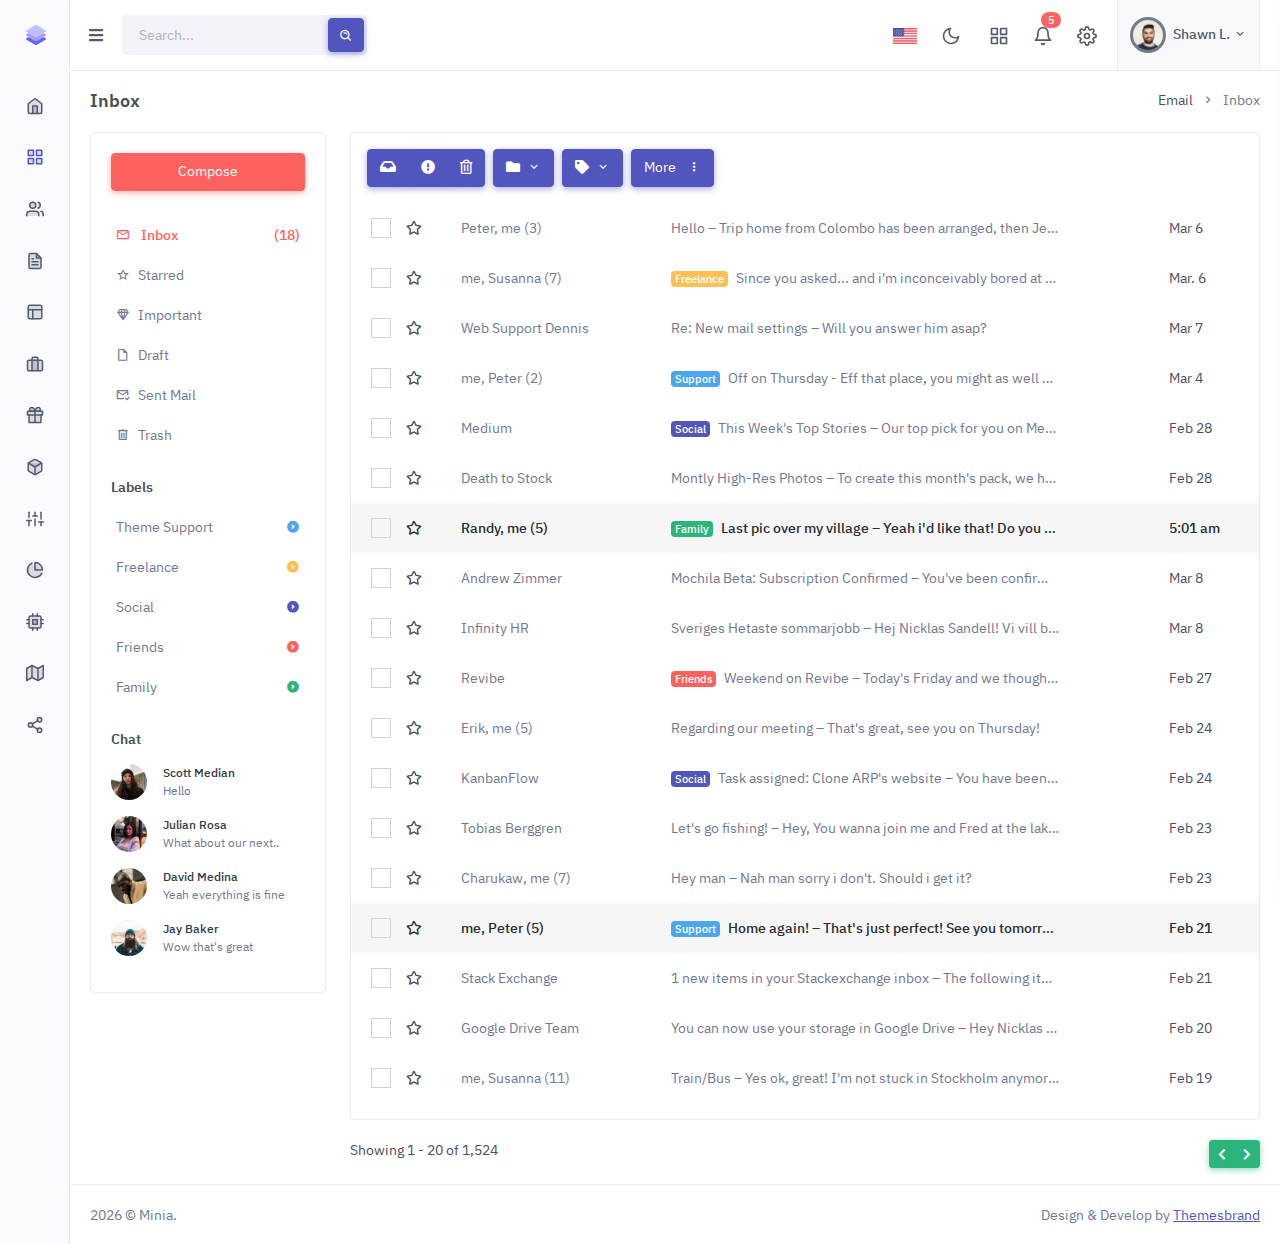
<file: docs/Template_Minia/apps-email-inbox.html>
<!doctype html>
<html lang="en">

    <head>
        
        <meta charset="utf-8">
        <title>Email Inbox | Minia - Minimal Admin & Dashboard Template</title>
        <meta name="viewport" content="width=device-width, initial-scale=1.0">
        <meta content="Premium Multipurpose Admin & Dashboard Template" name="description">
        <meta content="Themesbrand" name="author">

        <!-- preloader css -->
        <link rel="stylesheet" href="static/css/preloader.min.css" type="text/css">

        <!-- Bootstrap Css -->
        <link href="static/css/bootstrap.min.css" id="bootstrap-style" rel="stylesheet" type="text/css">
        <!-- Icons Css -->
        <link href="static/css/icons.min.css" rel="stylesheet" type="text/css">
        <!-- App Css-->
        <link href="static/css/app.min.css" id="app-style" rel="stylesheet" type="text/css">

    </head>

    <body>

    <!-- <body data-layout="horizontal"> -->

        <!-- Begin page -->
        <div id="layout-wrapper">

            
            <header id="page-topbar">
                <div class="navbar-header">
                    <div class="d-flex">
                        <!-- LOGO -->
                        <div class="navbar-brand-box">
                            <a href="index.html" class="logo logo-dark">
                                <span class="logo-sm">
                                    <img src="static/picture/logo-sm.svg" alt="" height="24">
                                </span>
                                <span class="logo-lg">
                                    <img src="static/picture/logo-sm.svg" alt="" height="24"> <span class="logo-txt">Minia</span>
                                </span>
                            </a>

                            <a href="index.html" class="logo logo-light">
                                <span class="logo-sm">
                                    <img src="static/picture/logo-sm.svg" alt="" height="24">
                                </span>
                                <span class="logo-lg">
                                    <img src="static/picture/logo-sm.svg" alt="" height="24"> <span class="logo-txt">Minia</span>
                                </span>
                            </a>
                        </div>

                        <button type="button" class="btn btn-sm px-3 font-size-16 header-item" id="vertical-menu-btn">
                            <i class="fa fa-fw fa-bars"></i>
                        </button>

                        <!-- App Search-->
                        <form class="app-search d-none d-lg-block">
                            <div class="position-relative">
                                <input type="text" class="form-control" placeholder="Search...">
                                <button class="btn btn-primary" type="button"><i class="bx bx-search-alt align-middle"></i></button>
                            </div>
                        </form>
                    </div>

                    <div class="d-flex">

                        <div class="dropdown d-inline-block d-lg-none ms-2">
                            <button type="button" class="btn header-item" id="page-header-search-dropdown" data-bs-toggle="dropdown" aria-haspopup="true" aria-expanded="false">
                                <i data-feather="search" class="icon-lg"></i>
                            </button>
                            <div class="dropdown-menu dropdown-menu-lg dropdown-menu-end p-0" aria-labelledby="page-header-search-dropdown">
        
                                <form class="p-3">
                                    <div class="form-group m-0">
                                        <div class="input-group">
                                            <input type="text" class="form-control" placeholder="Search ..." aria-label="Search Result">

                                            <button class="btn btn-primary" type="submit"><i class="mdi mdi-magnify"></i></button>
                                        </div>
                                    </div>
                                </form>
                            </div>
                        </div>

                        <div class="dropdown d-none d-sm-inline-block">
                            <button type="button" class="btn header-item" data-bs-toggle="dropdown" aria-haspopup="true" aria-expanded="false">
                                <img id="header-lang-img" src="static/picture/us.jpg" alt="Header Language" height="16">
                            </button>
                            <div class="dropdown-menu dropdown-menu-end">

                                <!-- item-->
                                <a href="javascript:void(0);" class="dropdown-item notify-item language" data-lang="en">
                                    <img src="static/picture/us.jpg" alt="user-image" class="me-1" height="12"> <span class="align-middle">English</span>
                                </a>
                                <!-- item-->
                                <a href="javascript:void(0);" class="dropdown-item notify-item language" data-lang="sp">
                                    <img src="static/picture/spain.jpg" alt="user-image" class="me-1" height="12"> <span class="align-middle">Spanish</span>
                                </a>

                                <!-- item-->
                                <a href="javascript:void(0);" class="dropdown-item notify-item language" data-lang="gr">
                                    <img src="static/picture/germany.jpg" alt="user-image" class="me-1" height="12"> <span class="align-middle">German</span>
                                </a>

                                <!-- item-->
                                <a href="javascript:void(0);" class="dropdown-item notify-item language" data-lang="it">
                                    <img src="static/picture/italy.jpg" alt="user-image" class="me-1" height="12"> <span class="align-middle">Italian</span>
                                </a>

                                <!-- item-->
                                <a href="javascript:void(0);" class="dropdown-item notify-item language" data-lang="ru">
                                    <img src="static/picture/russia.jpg" alt="user-image" class="me-1" height="12"> <span class="align-middle">Russian</span>
                                </a>
                            </div>
                        </div>

                        <div class="dropdown d-none d-sm-inline-block">
                            <button type="button" class="btn header-item" id="mode-setting-btn">
                                <i data-feather="moon" class="icon-lg layout-mode-dark"></i>
                                <i data-feather="sun" class="icon-lg layout-mode-light"></i>
                            </button>
                        </div>

                        <div class="dropdown d-none d-lg-inline-block ms-1">
                            <button type="button" class="btn header-item" data-bs-toggle="dropdown" aria-haspopup="true" aria-expanded="false">
                                <i data-feather="grid" class="icon-lg"></i>
                            </button>
                            <div class="dropdown-menu dropdown-menu-lg dropdown-menu-end">
                                <div class="p-2">
                                    <div class="row g-0">
                                        <div class="col">
                                            <a class="dropdown-icon-item" href="#">
                                                <img src="static/picture/github.png" alt="Github">
                                                <span>GitHub</span>
                                            </a>
                                        </div>
                                        <div class="col">
                                            <a class="dropdown-icon-item" href="#">
                                                <img src="static/picture/bitbucket.png" alt="bitbucket">
                                                <span>Bitbucket</span>
                                            </a>
                                        </div>
                                        <div class="col">
                                            <a class="dropdown-icon-item" href="#">
                                                <img src="static/picture/dribbble.png" alt="dribbble">
                                                <span>Dribbble</span>
                                            </a>
                                        </div>
                                    </div>

                                    <div class="row g-0">
                                        <div class="col">
                                            <a class="dropdown-icon-item" href="#">
                                                <img src="static/picture/dropbox.png" alt="dropbox">
                                                <span>Dropbox</span>
                                            </a>
                                        </div>
                                        <div class="col">
                                            <a class="dropdown-icon-item" href="#">
                                                <img src="static/picture/mail_chimp.png" alt="mail_chimp">
                                                <span>Mail Chimp</span>
                                            </a>
                                        </div>
                                        <div class="col">
                                            <a class="dropdown-icon-item" href="#">
                                                <img src="static/picture/slack.png" alt="slack">
                                                <span>Slack</span>
                                            </a>
                                        </div>
                                    </div>
                                </div>
                            </div>
                        </div>

                        <div class="dropdown d-inline-block">
                            <button type="button" class="btn header-item noti-icon position-relative" id="page-header-notifications-dropdown" data-bs-toggle="dropdown" aria-haspopup="true" aria-expanded="false">
                                <i data-feather="bell" class="icon-lg"></i>
                                <span class="badge bg-danger rounded-pill">5</span>
                            </button>
                            <div class="dropdown-menu dropdown-menu-lg dropdown-menu-end p-0" aria-labelledby="page-header-notifications-dropdown">
                                <div class="p-3">
                                    <div class="row align-items-center">
                                        <div class="col">
                                            <h6 class="m-0"> Notifications </h6>
                                        </div>
                                        <div class="col-auto">
                                            <a href="#!" class="small text-reset text-decoration-underline"> Unread (3)</a>
                                        </div>
                                    </div>
                                </div>
                                <div data-simplebar="" style="max-height: 230px;">
                                    <a href="#!" class="text-reset notification-item">
                                        <div class="d-flex">
                                            <div class="flex-shrink-0 me-3">
                                                <img src="static/picture/avatar-3.jpg" class="rounded-circle avatar-sm" alt="user-pic">
                                            </div>
                                            <div class="flex-grow-1">
                                                <h6 class="mb-1">James Lemire</h6>
                                                <div class="font-size-13 text-muted">
                                                    <p class="mb-1">It will seem like simplified English.</p>
                                                    <p class="mb-0"><i class="mdi mdi-clock-outline"></i> <span>1 hours ago</span></p>
                                                </div>
                                            </div>
                                        </div>
                                    </a>
                                    <a href="#!" class="text-reset notification-item">
                                        <div class="d-flex">
                                            <div class="flex-shrink-0 avatar-sm me-3">
                                                <span class="avatar-title bg-primary rounded-circle font-size-16">
                                                    <i class="bx bx-cart"></i>
                                                </span>
                                            </div>
                                            <div class="flex-grow-1">
                                                <h6 class="mb-1">Your order is placed</h6>
                                                <div class="font-size-13 text-muted">
                                                    <p class="mb-1">If several languages coalesce the grammar</p>
                                                    <p class="mb-0"><i class="mdi mdi-clock-outline"></i> <span>3 min ago</span></p>
                                                </div>
                                            </div>
                                        </div>
                                    </a>
                                    <a href="#!" class="text-reset notification-item">
                                        <div class="d-flex">
                                            <div class="flex-shrink-0 avatar-sm me-3">
                                                <span class="avatar-title bg-success rounded-circle font-size-16">
                                                    <i class="bx bx-badge-check"></i>
                                                </span>
                                            </div>
                                            <div class="flex-grow-1">
                                                <h6 class="mb-1">Your item is shipped</h6>
                                                <div class="font-size-13 text-muted">
                                                    <p class="mb-1">If several languages coalesce the grammar</p>
                                                    <p class="mb-0"><i class="mdi mdi-clock-outline"></i> <span>3 min ago</span></p>
                                                </div>
                                            </div>
                                        </div>
                                    </a>

                                    <a href="#!" class="text-reset notification-item">
                                        <div class="d-flex">
                                            <div class="flex-shrink-0 me-3">
                                                <img src="static/picture/avatar-6.jpg" class="rounded-circle avatar-sm" alt="user-pic">
                                            </div>
                                            <div class="flex-grow-1">
                                                <h6 class="mb-1">Salena Layfield</h6>
                                                <div class="font-size-13 text-muted">
                                                    <p class="mb-1">As a skeptical Cambridge friend of mine occidental.</p>
                                                    <p class="mb-0"><i class="mdi mdi-clock-outline"></i> <span>1 hours ago</span></p>
                                                </div>
                                            </div>
                                        </div>
                                    </a>
                                </div>
                                <div class="p-2 border-top d-grid">
                                    <a class="btn btn-sm btn-link font-size-14 text-center" href="javascript:void(0)">
                                        <i class="mdi mdi-arrow-right-circle me-1"></i> <span>View More..</span> 
                                    </a>
                                </div>
                            </div>
                        </div>

                        <div class="dropdown d-inline-block">
                            <button type="button" class="btn header-item right-bar-toggle me-2">
                                <i data-feather="settings" class="icon-lg"></i>
                            </button>
                        </div>

                        <div class="dropdown d-inline-block">
                            <button type="button" class="btn header-item bg-soft-light border-start border-end" id="page-header-user-dropdown" data-bs-toggle="dropdown" aria-haspopup="true" aria-expanded="false">
                                <img class="rounded-circle header-profile-user" src="static/picture/avatar-1.jpg" alt="Header Avatar">
                                <span class="d-none d-xl-inline-block ms-1 fw-medium">Shawn L.</span>
                                <i class="mdi mdi-chevron-down d-none d-xl-inline-block"></i>
                            </button>
                            <div class="dropdown-menu dropdown-menu-end">
                                <!-- item-->
                                <a class="dropdown-item" href="apps-contacts-profile.html"><i class="mdi mdi-face-profile font-size-16 align-middle me-1"></i> Profile</a>
                                <a class="dropdown-item" href="auth-lock-screen.html"><i class="mdi mdi-lock font-size-16 align-middle me-1"></i> Lock screen</a>
                                <div class="dropdown-divider"></div>
                                <a class="dropdown-item" href="auth-logout.html"><i class="mdi mdi-logout font-size-16 align-middle me-1"></i> Logout</a>
                            </div>
                        </div>

                    </div>
                </div>
            </header>

            <!-- ========== Left Sidebar Start ========== -->
            <div class="vertical-menu">

                <div data-simplebar="" class="h-100">

                    <!--- Sidemenu -->
                    <div id="sidebar-menu">
                        <!-- Left Menu Start -->
                        <ul class="metismenu list-unstyled" id="side-menu">
                            <li class="menu-title" data-key="t-menu">Menu</li>

                            <li>
                                <a href="index.html">
                                    <i data-feather="home"></i>
                                    <span data-key="t-dashboard">Dashboard</span>
                                </a>
                            </li>

                            <li>
                                <a href="javascript: void(0);" class="has-arrow">
                                    <i data-feather="grid"></i>
                                    <span data-key="t-apps">Apps</span>
                                </a>
                                <ul class="sub-menu" aria-expanded="false">
                                    <li>
                                        <a href="apps-calendar.html">
                                            <span data-key="t-calendar">Calendar</span>
                                        </a>
                                    </li>
        
                                    <li>
                                        <a href="apps-chat.html">
                                            <span data-key="t-chat">Chat</span>
                                        </a>
                                    </li>
        
                                    <li>
                                        <a href="javascript: void(0);" class="has-arrow">
                                            <span data-key="t-email">Email</span>
                                        </a>
                                        <ul class="sub-menu" aria-expanded="false">
                                            <li><a href="" data-key="t-inbox">Inbox</a></li>
                                            <li><a href="apps-email-read.html" data-key="t-read-email">Read Email</a></li>
                                        </ul>
                                    </li>
                                    <li>
                                        <a href="javascript: void(0);" class="has-arrow">
                                            <span data-key="t-invoices">Invoices</span>
                                        </a>
                                        <ul class="sub-menu" aria-expanded="false">
                                            <li><a href="apps-invoices-list.html" data-key="t-invoice-list">Invoice List</a></li>
                                            <li><a href="apps-invoices-detail.html" data-key="t-invoice-detail">Invoice Detail</a></li>
                                        </ul>
                                    </li>
                                    <li>
                                        <a href="javascript: void(0);" class="has-arrow">
                                            <span data-key="t-contacts">Contacts</span>
                                        </a>
                                        <ul class="sub-menu" aria-expanded="false">
                                            <li><a href="apps-contacts-grid.html" data-key="t-user-grid">User Grid</a></li>
                                            <li><a href="apps-contacts-list.html" data-key="t-user-list">User List</a></li>
                                            <li><a href="apps-contacts-profile.html" data-key="t-profile">Profile</a></li>
                                        </ul>
                                    </li>
                                </ul>
                            </li>

                            <li>
                                <a href="javascript: void(0);" class="has-arrow">
                                    <i data-feather="users"></i>
                                    <span data-key="t-authentication">Authentication</span>
                                </a>
                                <ul class="sub-menu" aria-expanded="false">
                                    <li><a href="auth-login.html" data-key="t-login">Login</a></li>
                                    <li><a href="auth-register.html" data-key="t-register">Register</a></li>
                                    <li><a href="auth-recoverpw.html" data-key="t-recover-password">Recover Password</a></li>
                                    <li><a href="auth-lock-screen.html" data-key="t-lock-screen">Lock Screen</a></li>
                                    <li><a href="auth-logout.html" data-key="t-logout">Log Out</a></li>
                                    <li><a href="auth-confirm-mail.html" data-key="t-confirm-mail">Confirm Mail</a></li>
                                    <li><a href="auth-email-verification.html" data-key="t-email-verification">Email Verification</a></li>
                                    <li><a href="auth-two-step-verification.html" data-key="t-two-step-verification">Two Step Verification</a></li>
                                </ul>
                            </li>

                            <li>
                                <a href="javascript: void(0);" class="has-arrow">
                                    <i data-feather="file-text"></i>
                                    <span data-key="t-pages">Pages</span>
                                </a>
                                <ul class="sub-menu" aria-expanded="false">
                                    <li><a href="pages-starter.html" data-key="t-starter-page">Starter Page</a></li>
                                    <li><a href="pages-maintenance.html" data-key="t-maintenance">Maintenance</a></li>
                                    <li><a href="pages-comingsoon.html" data-key="t-coming-soon">Coming Soon</a></li>
                                    <li><a href="pages-timeline.html" data-key="t-timeline">Timeline</a></li>
                                    <li><a href="pages-faqs.html" data-key="t-faqs">FAQs</a></li>
                                    <li><a href="pages-pricing.html" data-key="t-pricing">Pricing</a></li>
                                    <li><a href="pages-404.html" data-key="t-error-404">Error 404</a></li>
                                    <li><a href="pages-500.html" data-key="t-error-500">Error 500</a></li>
                                </ul>
                            </li>

                            <li>
                                <a href="layouts-horizontal.html">
                                    <i data-feather="layout"></i>
                                    <span data-key="t-horizontal">Horizontal</span>
                                </a>
                            </li>

                            <li class="menu-title mt-2" data-key="t-components">Elements</li>

                            <li>
                                <a href="javascript: void(0);" class="has-arrow">
                                    <i data-feather="briefcase"></i>
                                    <span data-key="t-components">Components</span>
                                </a>
                                <ul class="sub-menu" aria-expanded="false">
                                    <li><a href="ui-alerts.html" data-key="t-alerts">Alerts</a></li>
                                    <li><a href="ui-buttons.html" data-key="t-buttons">Buttons</a></li>
                                    <li><a href="ui-cards.html" data-key="t-cards">Cards</a></li>
                                    <li><a href="ui-carousel.html" data-key="t-carousel">Carousel</a></li>
                                    <li><a href="ui-dropdowns.html" data-key="t-dropdowns">Dropdowns</a></li>
                                    <li><a href="ui-grid.html" data-key="t-grid">Grid</a></li>
                                    <li><a href="ui-images.html" data-key="t-images">Images</a></li>
                                    <li><a href="ui-modals.html" data-key="t-modals">Modals</a></li>
                                    <li><a href="ui-offcanvas.html" data-key="t-offcanvas">Offcanvas</a></li>
                                    <li><a href="ui-progressbars.html" data-key="t-progress-bars">Progress Bars</a></li>
                                    <li><a href="ui-tabs-accordions.html" data-key="t-tabs-accordions">Tabs & Accordions</a></li>
                                    <li><a href="ui-typography.html" data-key="t-typography">Typography</a></li>
                                    <li><a href="ui-video.html" data-key="t-video">Video</a></li>
                                    <li><a href="ui-general.html" data-key="t-general">General</a></li>
                                    <li><a href="ui-colors.html" data-key="t-colors">Colors</a></li>
                                </ul>
                            </li>

                            <li>
                                <a href="javascript: void(0);" class="has-arrow">
                                    <i data-feather="gift"></i>
                                    <span data-key="t-ui-elements">Extended</span>
                                </a>
                                <ul class="sub-menu" aria-expanded="false">
                                    <li><a href="extended-lightbox.html" data-key="t-lightbox">Lightbox</a></li>
                                    <li><a href="extended-rangeslider.html" data-key="t-range-slider">Range Slider</a></li>
                                    <li><a href="extended-sweet-alert.html" data-key="t-sweet-alert">SweetAlert 2</a></li>
                                    <li><a href="extended-session-timeout.html" data-key="t-session-timeout">Session Timeout</a></li>
                                    <li><a href="extended-rating.html" data-key="t-rating">Rating</a></li>
                                    <li><a href="extended-notifications.html" data-key="t-notifications">Notifications</a></li>
                                </ul>
                            </li>

                            <li>
                                <a href="javascript: void(0);">
                                    <i data-feather="box"></i>
                                    <span class="badge rounded-pill bg-soft-danger text-danger float-end">7</span>
                                    <span data-key="t-forms">Forms</span>
                                </a>
                                <ul class="sub-menu" aria-expanded="false">
                                    <li><a href="form-elements.html" data-key="t-form-elements">Basic Elements</a></li>
                                    <li><a href="form-validation.html" data-key="t-form-validation">Validation</a></li>
                                    <li><a href="form-advanced.html" data-key="t-form-advanced">Advanced Plugins</a></li>
                                    <li><a href="form-editors.html" data-key="t-form-editors">Editors</a></li>
                                    <li><a href="form-uploads.html" data-key="t-form-upload">File Upload</a></li>
                                    <li><a href="form-wizard.html" data-key="t-form-wizard">Wizard</a></li>
                                    <li><a href="form-mask.html" data-key="t-form-mask">Mask</a></li>
                                </ul>
                            </li>

                            <li>
                                <a href="javascript: void(0);" class="has-arrow">
                                    <i data-feather="sliders"></i>
                                    <span data-key="t-tables">Tables</span>
                                </a>
                                <ul class="sub-menu" aria-expanded="false">
                                    <li><a href="tables-basic.html" data-key="t-basic-tables">Bootstrap Basic</a></li>
                                    <li><a href="tables-datatable.html" data-key="t-data-tables">DataTables</a></li>
                                    <li><a href="tables-responsive.html" data-key="t-responsive-table">Responsive</a></li>
                                    <li><a href="tables-editable.html" data-key="t-editable-table">Editable</a></li>
                                </ul>
                            </li>

                            <li>
                                <a href="javascript: void(0);" class="has-arrow">
                                    <i data-feather="pie-chart"></i>
                                    <span data-key="t-charts">Charts</span>
                                </a>
                                <ul class="sub-menu" aria-expanded="false">
                                    <li><a href="charts-apex.html" data-key="t-apex-charts">Apexcharts</a></li>
                                    <li><a href="charts-echart.html" data-key="t-e-charts">Echarts</a></li>
                                    <li><a href="charts-chartjs.html" data-key="t-chartjs-charts">Chartjs</a></li>
                                    <li><a href="charts-knob.html" data-key="t-knob-charts">Jquery Knob</a></li>
                                    <li><a href="charts-sparkline.html" data-key="t-sparkline-charts">Sparkline</a></li>
                                </ul>
                            </li>

                            <li>
                                <a href="javascript: void(0);" class="has-arrow">
                                    <i data-feather="cpu"></i>
                                    <span data-key="t-icons">Icons</span>
                                </a>
                                <ul class="sub-menu" aria-expanded="false">
                                    <li><a href="icons-boxicons.html" data-key="t-boxicons">Boxicons</a></li>
                                    <li><a href="icons-materialdesign.html" data-key="t-material-design">Material Design</a></li>
                                    <li><a href="icons-dripicons.html" data-key="t-dripicons">Dripicons</a></li>
                                    <li><a href="icons-fontawesome.html" data-key="t-font-awesome">Font Awesome 5</a></li>
                                </ul>
                            </li>

                            <li>
                                <a href="javascript: void(0);" class="has-arrow">
                                    <i data-feather="map"></i>
                                    <span data-key="t-maps">Maps</span>
                                </a>
                                <ul class="sub-menu" aria-expanded="false">
                                    <li><a href="maps-google.html" data-key="t-g-maps">Google</a></li>
                                    <li><a href="maps-vector.html" data-key="t-v-maps">Vector</a></li>
                                    <li><a href="maps-leaflet.html" data-key="t-l-maps">Leaflet</a></li>
                                </ul>
                            </li>

                            <li>
                                <a href="javascript: void(0);" class="has-arrow">
                                    <i data-feather="share-2"></i>
                                    <span data-key="t-multi-level">Multi Level</span>
                                </a>
                                <ul class="sub-menu" aria-expanded="true">
                                    <li><a href="javascript: void(0);" data-key="t-level-1-1">Level 1.1</a></li>
                                    <li>
                                        <a href="javascript: void(0);" class="has-arrow" data-key="t-level-1-2">Level 1.2</a>
                                        <ul class="sub-menu" aria-expanded="true">
                                            <li><a href="javascript: void(0);" data-key="t-level-2-1">Level 2.1</a></li>
                                            <li><a href="javascript: void(0);" data-key="t-level-2-2">Level 2.2</a></li>
                                        </ul>
                                    </li>
                                </ul>
                            </li>

                        </ul>

                        <div class="card sidebar-alert border-0 text-center mx-4 mb-0 mt-5">
                            <div class="card-body">
                                <img src="static/picture/giftbox.png" alt="">
                                <div class="mt-4">
                                    <h5 class="alertcard-title font-size-16">Unlimited Access</h5>
                                    <p class="font-size-13">Upgrade your plan from a Free trial, to select ‘Business Plan’.</p>
                                    <a href="#!" class="btn btn-primary mt-2">Upgrade Now</a>
                                </div>
                            </div>
                        </div>
                    </div>
                    <!-- Sidebar -->
                </div>
            </div>
            <!-- Left Sidebar End -->

            

            <!-- ============================================================== -->
            <!-- Start right Content here -->
            <!-- ============================================================== -->
            <div class="main-content">

                <div class="page-content">
                    <div class="container-fluid">

                        <!-- start page title -->
                        <div class="row">
                            <div class="col-12">
                                <div class="page-title-box d-sm-flex align-items-center justify-content-between">
                                    <h4 class="mb-sm-0 font-size-18">Inbox</h4>

                                    <div class="page-title-right">
                                        <ol class="breadcrumb m-0">
                                            <li class="breadcrumb-item"><a href="javascript: void(0);">Email</a></li>
                                            <li class="breadcrumb-item active">Inbox</li>
                                        </ol>
                                    </div>

                                </div>
                            </div>
                        </div>
                        <!-- end page title -->
                        
                        <div class="row">
                            <div class="col-12">
                                <!-- Left sidebar -->
                                <div class="email-leftbar card">
                                    <button type="button" class="btn btn-danger w-100 waves-effect waves-light" data-bs-toggle="modal" data-bs-target="#composemodal">
                                        Compose
                                    </button>
                                    <div class="mail-list mt-4">
                                        <a href="#" class="active"><i class="mdi mdi-email-outline me-2"></i> Inbox <span class="ms-1 float-end">(18)</span></a>
                                        <a href="#"><i class="mdi mdi-star-outline me-2"></i>Starred</a>
                                        <a href="#"><i class="mdi mdi-diamond-stone me-2"></i>Important</a>
                                        <a href="#"><i class="mdi mdi-file-outline me-2"></i>Draft</a>
                                        <a href="#"><i class="mdi mdi-email-check-outline me-2"></i>Sent Mail</a>
                                        <a href="#"><i class="mdi mdi-trash-can-outline me-2"></i>Trash</a>
                                    </div>
        
        
                                    <h6 class="mt-4">Labels</h6>
        
                                    <div class="mail-list mt-1">
                                        <a href="#"><span class="mdi mdi-arrow-right-drop-circle text-info float-end"></span>Theme Support</a>
                                        <a href="#"><span class="mdi mdi-arrow-right-drop-circle text-warning float-end"></span>Freelance</a>
                                        <a href="#"><span class="mdi mdi-arrow-right-drop-circle text-primary float-end"></span>Social</a>
                                        <a href="#"><span class="mdi mdi-arrow-right-drop-circle text-danger float-end"></span>Friends</a>
                                        <a href="#"><span class="mdi mdi-arrow-right-drop-circle text-success float-end"></span>Family</a>
                                    </div>
        
                                    <h6 class="mt-4">Chat</h6>
        
                                    <div class="mt-2">
                                        <a href="javascript: void(0);" class="d-flex align-items-start">
                                            <img class="flex-shrink-0 me-3 rounded-circle" src="static/picture/avatar-2.jpg" alt="Generic placeholder image" height="36">
                                            <div class="flex-grow-1 chat-user-box">
                                                <p class="user-title m-0">Scott Median</p>
                                                <p class="text-muted">Hello</p>
                                            </div>
                                        </a>
        
                                        <a href="javascript: void(0);" class="d-flex align-items-start">
                                            <img class="flex-shrink-0 me-3 rounded-circle" src="static/picture/avatar-3.jpg" alt="Generic placeholder image" height="36">
                                            <div class="flex-grow-1 chat-user-box">
                                                <p class="user-title m-0">Julian Rosa</p>
                                                <p class="text-muted">What about our next..</p>
                                            </div>
                                        </a>
        
                                        <a href="javascript: void(0);" class="d-flex align-items-start">
                                            <img class="flex-shrink-0 me-3 rounded-circle" src="static/picture/avatar-4.jpg" alt="Generic placeholder image" height="36">
                                            <div class="flex-grow-1 chat-user-box">
                                                <p class="user-title m-0">David Medina</p>
                                                <p class="text-muted">Yeah everything is fine</p>
                                            </div>
                                        </a>
        
                                        <a href="javascript: void(0);" class="d-flex align-items-start">
                                            <img class="flex-shrink-0 me-3 rounded-circle" src="static/picture/avatar-6.jpg" alt="Generic placeholder image" height="36">
                                            <div class="flex-grow-1 chat-user-box">
                                                <p class="user-title m-0">Jay Baker</p>
                                                <p class="text-muted">Wow that's great</p>
                                            </div>
                                        </a>
                                    </div>
                                </div>
                                <!-- End Left sidebar -->
        
        
                                <!-- Right Sidebar -->
                                <div class="email-rightbar mb-3">
                                    
                                    <div class="card">
                                        <div class="btn-toolbar p-3" role="toolbar">
                                            <div class="btn-group me-2 mb-2 mb-sm-0">
                                                <button type="button" class="btn btn-primary waves-light waves-effect"><i class="fa fa-inbox"></i></button>
                                                <button type="button" class="btn btn-primary waves-light waves-effect"><i class="fa fa-exclamation-circle"></i></button>
                                                <button type="button" class="btn btn-primary waves-light waves-effect"><i class="far fa-trash-alt"></i></button>
                                            </div>
                                            <div class="btn-group me-2 mb-2 mb-sm-0">
                                                <button type="button" class="btn btn-primary waves-light waves-effect dropdown-toggle" data-bs-toggle="dropdown" aria-expanded="false">
                                                    <i class="fa fa-folder"></i> <i class="mdi mdi-chevron-down ms-1"></i>
                                                </button>
                                                <div class="dropdown-menu">
                                                    <a class="dropdown-item" href="#">Updates</a>
                                                    <a class="dropdown-item" href="#">Social</a>
                                                    <a class="dropdown-item" href="#">Team Manage</a>
                                                </div>
                                            </div>
                                            <div class="btn-group me-2 mb-2 mb-sm-0">
                                                <button type="button" class="btn btn-primary waves-light waves-effect dropdown-toggle" data-bs-toggle="dropdown" aria-expanded="false">
                                                    <i class="fa fa-tag"></i> <i class="mdi mdi-chevron-down ms-1"></i>
                                                </button>
                                                <div class="dropdown-menu">
                                                    <a class="dropdown-item" href="#">Updates</a>
                                                    <a class="dropdown-item" href="#">Social</a>
                                                    <a class="dropdown-item" href="#">Team Manage</a>
                                                </div>
                                            </div>
            
                                            <div class="btn-group me-2 mb-2 mb-sm-0">
                                                <button type="button" class="btn btn-primary waves-light waves-effect dropdown-toggle" data-bs-toggle="dropdown" aria-expanded="false">
                                                    More <i class="mdi mdi-dots-vertical ms-2"></i>
                                                </button>
                                                <div class="dropdown-menu">
                                                    <a class="dropdown-item" href="#">Mark as Unread</a>
                                                    <a class="dropdown-item" href="#">Mark as Important</a>
                                                    <a class="dropdown-item" href="#">Add to Tasks</a>
                                                    <a class="dropdown-item" href="#">Add Star</a>
                                                    <a class="dropdown-item" href="#">Mute</a>
                                                </div>
                                            </div>
                                        </div>
                                        <ul class="message-list">
                                            <li>
                                                <div class="col-mail col-mail-1">
                                                    <div class="checkbox-wrapper-mail">
                                                        <input type="checkbox" id="chk19">
                                                        <label for="chk19" class="toggle"></label>
                                                    </div>
                                                    <a href="#" class="title">Peter, me (3)</a><span class="star-toggle far fa-star"></span>
                                                </div>
                                                <div class="col-mail col-mail-2">
                                                    <a href="#" class="subject">Hello – <span class="teaser">Trip home from Colombo has been arranged, then Jenna will come get me from Stockholm. :)</span>
                                                    </a>
                                                    <div class="date">Mar 6</div>
                                                </div>
                                            </li>
                
                                            <li>
                                                <div class="col-mail col-mail-1">
                                                    <div class="checkbox-wrapper-mail">
                                                        <input type="checkbox" id="chk20">
                                                        <label for="chk20" class="toggle"></label>
                                                    </div>
                                                    <a href="#" class="title">me, Susanna (7)</a><span class="star-toggle far fa-star"></span>
                                                </div>
                                                <div class="col-mail col-mail-2">
                                                    <a href="#" class="subject"><span class="bg-warning badge me-2">Freelance</span>Since you asked... and i'm
                                                        inconceivably bored at the train station –
                                                        <span class="teaser">Alright thanks. I'll have to re-book that somehow, i'll get back to you.</span>
                                                    </a>
                                                    <div class="date">Mar. 6</div>
                                                </div>
                                            </li>
        
                                            <li>
                                                <div class="col-mail col-mail-1">
                                                    <div class="checkbox-wrapper-mail">
                                                        <input type="checkbox" id="chk6">
                                                        <label for="chk6" class="toggle"></label>
                                                    </div>
                                                    <a href="#" class="title">Web Support Dennis</a><span class="star-toggle far fa-star"></span>
                                                </div>
                                                <div class="col-mail col-mail-2">
                                                    <a href="#" class="subject">Re: New mail settings – 
                                                        <span class="teaser">Will you answer him asap?</span>
                                                    </a>
                                                    <div class="date">Mar 7</div>
                                                </div>
                                            </li>
                                            <li>
                                                <div class="col-mail col-mail-1">
                                                    <div class="checkbox-wrapper-mail">
                                                        <input type="checkbox" id="chk7">
                                                        <label for="chk7" class="toggle"></label>
                                                    </div>
                                                    <a href="#" class="title">me, Peter (2)</a><span class="star-toggle far fa-star"></span>
                                                </div>
                                                <div class="col-mail col-mail-2">
                                                    <a href="#" class="subject"><span class="bg-info badge me-2">Support</span>Off on Thursday - 
                                                        <span class="teaser">Eff that place, you might as well stay here with us instead! Sent from my iPhone 4  4 mar 2014 at 5:55 pm</span>
                                                    </a>
                                                    <div class="date">Mar 4</div>
                                                </div>
                                            </li>
                                            <li>
                                                <div class="col-mail col-mail-1">
                                                    <div class="checkbox-wrapper-mail">
                                                        <input type="checkbox" id="chk8">
                                                        <label for="chk8" class="toggle"></label>
                                                    </div>
                                                    <a href="#" class="title">Medium</a><span class="star-toggle far fa-star"></span>
                                                </div>
                                                <div class="col-mail col-mail-2">
                                                    <a href="#" class="subject"><span class="bg-primary badge me-2">Social</span>This Week's Top Stories – 
                                                        <span class="teaser">Our top pick for you on Medium this week The Man Who Destroyed America’s Ego</span>
                                                    </a>
                                                    <div class="date">Feb 28</div>
                                                </div>
                                            </li>
                                            <li>
                                                <div class="col-mail col-mail-1">
                                                    <div class="checkbox-wrapper-mail">
                                                        <input type="checkbox" id="chk9">
                                                        <label for="chk9" class="toggle"></label>
                                                    </div>
                                                    <a href="#" class="title">Death to Stock</a><span class="star-toggle far fa-star"></span>
                                                </div>
                                                <div class="col-mail col-mail-2">
                                                    <a href="#" class="subject">Montly High-Res Photos – 
                                                        <span class="teaser">To create this month's pack, we hosted a party with local musician Jared Mahone here in Columbus, Ohio.</span>
                                                    </a>
                                                    <div class="date">Feb 28</div>
                                                </div>
                                            </li>
        
                                            <li class="unread">
                                                <div class="col-mail col-mail-1">
                                                    <div class="checkbox-wrapper-mail">
                                                        <input type="checkbox" id="chk3">
                                                        <label for="chk3" class="toggle"></label>
                                                    </div>
                                                    <a href="#" class="title">Randy, me (5)</a><span class="star-toggle far fa-star"></span>
                                                </div>
                                                <div class="col-mail col-mail-2">
                                                    <a href="#" class="subject"><span class="bg-success badge me-2">Family</span>Last pic over my village – 
                                                        <span class="teaser">Yeah i'd like that! Do you remember the video you showed me of your train ride between Colombo and Kandy? The one with the mountain view? I would love to see that one again!</span>
                                                    </a>
                                                    <div class="date">5:01 am</div>
                                                </div>
                                            </li>
                                            <li>
                                                <div class="col-mail col-mail-1">
                                                    <div class="checkbox-wrapper-mail">
                                                        <input type="checkbox" id="chk4">
                                                        <label for="chk4" class="toggle"></label>
                                                    </div>
                                                    <a href="#" class="title">Andrew Zimmer</a><span class="star-toggle far fa-star"></span>
                                                </div>
                                                <div class="col-mail col-mail-2">
                                                    <a href="#" class="subject">Mochila Beta: Subscription Confirmed
                                                        – <span class="teaser">You've been confirmed! Welcome to the ruling class of the inbox. For your records, here is a copy of the information you submitted to us...</span>
                                                    </a>
                                                    <div class="date">Mar 8</div>
                                                </div>
                                            </li>
                                            <li>
                                                <div class="col-mail col-mail-1">
                                                    <div class="checkbox-wrapper-mail">
                                                        <input type="checkbox" id="chk5">
                                                        <label for="chk5" class="toggle"></label>
                                                    </div>
                                                    <a href="#" class="title">Infinity HR</a><span class="star-toggle far fa-star"></span>
                                                </div>
                                                <div class="col-mail col-mail-2">
                                                    <a href="#" class="subject">Sveriges Hetaste sommarjobb –
                                                        <span class="teaser">Hej Nicklas Sandell! Vi vill bjuda in dig till "First tour 2014", ett rekryteringsevent som erbjuder jobb på 16 semesterorter iSverige.</span>
                                                    </a>
                                                    <div class="date">Mar 8</div>
                                                </div>
                                            </li>
                                            <li>
                                                <div class="col-mail col-mail-1">
                                                    <div class="checkbox-wrapper-mail">
                                                        <input type="checkbox" id="chk10">
                                                        <label for="chk10" class="toggle"></label>
                                                    </div>
                                                    <a href="#" class="title">Revibe</a><span class="star-toggle far fa-star"></span>
                                                </div>
                                                <div class="col-mail col-mail-2">
                                                    <a href="#" class="subject"><span class="bg-danger badge me-2">Friends</span>Weekend on Revibe – 
                                                        <span class="teaser">Today's Friday and we thought maybe you want some music inspiration for the weekend. Here are some trending tracks and playlists we think you should give a listen!</span>
                                                    </a>
                                                    <div class="date">Feb 27</div>
                                                </div>
                                            </li>
                                            <li>
                                                <div class="col-mail col-mail-1">
                                                    <div class="checkbox-wrapper-mail">
                                                        <input type="checkbox" id="chk11">
                                                        <label for="chk11" class="toggle"></label>
                                                    </div>
                                                    <a href="#" class="title">Erik, me (5)</a><span class="star-toggle far fa-star"></span>
                                                </div>
                                                <div class="col-mail col-mail-2">
                                                    <a href="#" class="subject">Regarding our meeting – 
                                                        <span class="teaser">That's great, see you on Thursday!</span>
                                                    </a>
                                                    <div class="date">Feb 24</div>
                                                </div>
                                            </li>
                                            <li>
                                                <div class="col-mail col-mail-1">
                                                    <div class="checkbox-wrapper-mail">
                                                        <input type="checkbox" id="chk12">
                                                        <label for="chk12" class="toggle"></label>
                                                    </div>
                                                    <a href="#" class="title">KanbanFlow</a><span class="star-toggle far fa-star"></span>
                                                </div>
                                                <div class="col-mail col-mail-2">
                                                    <a href="#" class="subject"><span class="bg-primary badge me-2">Social</span>Task assigned: Clone ARP's website
                                                        – <span class="teaser">You have been assigned a task by Alex@Work on the board Web.</span>
                                                    </a>
                                                    <div class="date">Feb 24</div>
                                                </div>
                                            </li>
                                            <li>
                                                <div class="col-mail col-mail-1">
                                                    <div class="checkbox-wrapper-mail">
                                                        <input type="checkbox" id="chk13">
                                                        <label for="chk13" class="toggle"></label>
                                                    </div>
                                                    <a href="#" class="title">Tobias Berggren</a><span class="star-toggle far fa-star"></span>
                                                </div>
                                                <div class="col-mail col-mail-2">
                                                    <a href="#" class="subject">Let's go fishing! – 
                                                        <span class="teaser">Hey, You wanna join me and Fred at the lake tomorrow? It'll be awesome.</span>
                                                    </a>
                                                    <div class="date">Feb 23</div>
                                                </div>
                                            </li>
                                            <li>
                                                <div class="col-mail col-mail-1">
                                                    <div class="checkbox-wrapper-mail">
                                                        <input type="checkbox" id="chk14">
                                                        <label for="chk14" class="toggle"></label>
                                                    </div>
                                                    <a href="#" class="title">Charukaw, me (7)</a><span class="star-toggle far fa-star"></span>
                                                </div>
                                                <div class="col-mail col-mail-2">
                                                    <a href="#" class="subject">Hey man – <span class="teaser">Nah man sorry i don't. Should i get it?</span>
                                                    </a>
                                                    <div class="date">Feb 23</div>
                                                </div>
                                            </li>
                                            <li class="unread">
                                                <div class="col-mail col-mail-1">
                                                    <div class="checkbox-wrapper-mail">
                                                        <input type="checkbox" id="chk15">
                                                        <label for="chk15" class="toggle"></label>
                                                    </div>
                                                    <a href="#" class="title">me, Peter (5)</a><span class="star-toggle far fa-star"></span>
                                                </div>
                                                <div class="col-mail col-mail-2">
                                                    <a href="#" class="subject"><span class="bg-info badge me-2">Support</span>Home again! – <span class="teaser">That's just perfect! See you tomorrow.</span>
                                                    </a>
                                                    <div class="date">Feb 21</div>
                                                </div>
                                            </li>
                                            <li>
                                                <div class="col-mail col-mail-1">
                                                    <div class="checkbox-wrapper-mail">
                                                        <input type="checkbox" id="chk16">
                                                        <label for="chk16" class="toggle"></label>
                                                    </div>
                                                    <a href="#" class="title">Stack Exchange</a><span class="star-toggle far fa-star"></span>
                                                </div>
                                                <div class="col-mail col-mail-2">
                                                    <a href="#" class="subject">1 new items in your Stackexchange inbox
                                                        – <span class="teaser">The following items were added to your Stack Exchange global inbox since you last checked it.</span>
                                                    </a>
                                                    <div class="date">Feb 21</div>
                                                </div>
                                            </li>
                                            <li>
                                                <div class="col-mail col-mail-1">
                                                    <div class="checkbox-wrapper-mail">
                                                        <input type="checkbox" id="chk17">
                                                        <label for="chk17" class="toggle"></label>
                                                    </div>
                                                    <a href="#" class="title">Google Drive Team</a><span class="star-toggle far fa-star"></span>
                                                </div>
                                                <div class="col-mail col-mail-2">
                                                    <a href="#" class="subject">You can now use your storage in Google
                                                        Drive – <span class="teaser">Hey Nicklas Sandell! Thank you for purchasing extra storage space in Google Drive.</span>
                                                    </a>
                                                    <div class="date">Feb 20</div>
                                                </div>
                                            </li>
                                            <li>
                                                <div class="col-mail col-mail-1">
                                                    <div class="checkbox-wrapper-mail">
                                                        <input type="checkbox" id="chk18">
                                                        <label for="chk18" class="toggle"></label>
                                                    </div>
                                                    <a href="#" class="title">me, Susanna (11)</a><span class="star-toggle far fa-star"></span>
                                                </div>
                                                <div class="col-mail col-mail-2">
                                                    <a href="#" class="subject">Train/Bus – <span class="teaser">Yes ok, great! I'm not stuck in Stockholm anymore, we're making progress.</span>
                                                    </a>
                                                    <div class="date">Feb 19</div>
                                                </div>
                                            </li>
        
                                        </ul>
        
                                    </div> <!-- card -->
        
                                    <div class="row">
                                        <div class="col-7">
                                            Showing 1 - 20 of 1,524
                                        </div>
                                        <div class="col-5">
                                            <div class="btn-group float-end">
                                                <button type="button" class="btn btn-sm btn-success waves-effect"><i class="fa fa-chevron-left"></i></button>
                                                <button type="button" class="btn btn-sm btn-success waves-effect"><i class="fa fa-chevron-right"></i></button>
                                            </div>
                                        </div>
                                    </div>
                                </div> <!-- end Col-9 -->
        
                            </div>
        
                        </div><!-- End row -->
                    </div> <!-- container-fluid -->
                </div>
                <!-- End Page-content -->

                <!-- Modal -->
                <div class="modal fade" id="composemodal" tabindex="-1" role="dialog" aria-labelledby="composemodalTitle" aria-hidden="true">
                    <div class="modal-dialog modal-dialog-centered modal-lg" role="document">
                        <div class="modal-content">
                            <div class="modal-header">
                                <h5 class="modal-title font-size-16" id="composemodalTitle">New Message</h5>
                                <button type="button" class="btn-close" data-bs-dismiss="modal" aria-label="Close"></button>
                            </div>
                            <div class="modal-body">
                                <div>
                                    <div class="mb-3">
                                        <input type="email" class="form-control" placeholder="To">
                                    </div>

                                    <div class="mb-3">
                                        <input type="text" class="form-control" placeholder="Subject">
                                    </div>
                                    <div class="mb-3 email-editor">
                                        <div id="email-editor"></div>
                                    </div>

                                </div>
                            </div>
                            <div class="modal-footer">
                                <button type="button" class="btn btn-secondary" data-bs-dismiss="modal">Close</button>
                                <button type="button" class="btn btn-primary">Send <i class="fab fa-telegram-plane ms-1"></i></button>
                            </div>
                        </div>
                    </div>
                </div>
                <!-- end modal -->

                <footer class="footer">
                    <div class="container-fluid">
                        <div class="row">
                            <div class="col-sm-6">
                                <script>document.write(new Date().getFullYear())</script> © Minia.
                            </div>
                            <div class="col-sm-6">
                                <div class="text-sm-end d-none d-sm-block">
                                    Design & Develop by <a href="#!" class="text-decoration-underline">Themesbrand</a>
                                </div>
                            </div>
                        </div>
                    </div>
                </footer>
            </div>
            <!-- end main content-->

        </div>
        <!-- END layout-wrapper -->

        
        <!-- Right Sidebar -->
        <div class="right-bar">
            <div data-simplebar="" class="h-100">
                <div class="rightbar-title d-flex align-items-center bg-dark p-3">

                    <h5 class="m-0 me-2 text-white">Theme Customizer</h5>

                    <a href="javascript:void(0);" class="right-bar-toggle ms-auto">
                        <i class="mdi mdi-close noti-icon"></i>
                    </a>
                </div>

                <!-- Settings -->
                <hr class="m-0">

                <div class="p-4">
                    <h6 class="mb-3">Layout</h6>
                    <div class="form-check form-check-inline">
                        <input class="form-check-input" type="radio" name="layout" id="layout-vertical" value="vertical">
                        <label class="form-check-label" for="layout-vertical">Vertical</label>
                    </div>
                    <div class="form-check form-check-inline">
                        <input class="form-check-input" type="radio" name="layout" id="layout-horizontal" value="horizontal">
                        <label class="form-check-label" for="layout-horizontal">Horizontal</label>
                    </div>

                    <h6 class="mt-4 mb-3 pt-2">Layout Mode</h6>

                    <div class="form-check form-check-inline">
                        <input class="form-check-input" type="radio" name="layout-mode" id="layout-mode-light" value="light">
                        <label class="form-check-label" for="layout-mode-light">Light</label>
                    </div>
                    <div class="form-check form-check-inline">
                        <input class="form-check-input" type="radio" name="layout-mode" id="layout-mode-dark" value="dark">
                        <label class="form-check-label" for="layout-mode-dark">Dark</label>
                    </div>

                    <h6 class="mt-4 mb-3 pt-2">Layout Width</h6>

                    <div class="form-check form-check-inline">
                        <input class="form-check-input" type="radio" name="layout-width" id="layout-width-fuild" value="fuild" onchange="document.body.setAttribute('data-layout-size', 'fluid')">
                        <label class="form-check-label" for="layout-width-fuild">Fluid</label>
                    </div>
                    <div class="form-check form-check-inline">
                        <input class="form-check-input" type="radio" name="layout-width" id="layout-width-boxed" value="boxed" onchange="document.body.setAttribute('data-layout-size', 'boxed')">
                        <label class="form-check-label" for="layout-width-boxed">Boxed</label>
                    </div>

                    <h6 class="mt-4 mb-3 pt-2">Layout Position</h6>

                    <div class="form-check form-check-inline">
                        <input class="form-check-input" type="radio" name="layout-position" id="layout-position-fixed" value="fixed" onchange="document.body.setAttribute('data-layout-scrollable', 'false')">
                        <label class="form-check-label" for="layout-position-fixed">Fixed</label>
                    </div>
                    <div class="form-check form-check-inline">
                        <input class="form-check-input" type="radio" name="layout-position" id="layout-position-scrollable" value="scrollable" onchange="document.body.setAttribute('data-layout-scrollable', 'true')">
                        <label class="form-check-label" for="layout-position-scrollable">Scrollable</label>
                    </div>

                    <h6 class="mt-4 mb-3 pt-2">Topbar Color</h6>

                    <div class="form-check form-check-inline">
                        <input class="form-check-input" type="radio" name="topbar-color" id="topbar-color-light" value="light" onchange="document.body.setAttribute('data-topbar', 'light')">
                        <label class="form-check-label" for="topbar-color-light">Light</label>
                    </div>
                    <div class="form-check form-check-inline">
                        <input class="form-check-input" type="radio" name="topbar-color" id="topbar-color-dark" value="dark" onchange="document.body.setAttribute('data-topbar', 'dark')">
                        <label class="form-check-label" for="topbar-color-dark">Dark</label>
                    </div>

                    <h6 class="mt-4 mb-3 pt-2 sidebar-setting">Sidebar Size</h6>

                    <div class="form-check sidebar-setting">
                        <input class="form-check-input" type="radio" name="sidebar-size" id="sidebar-size-default" value="default" onchange="document.body.setAttribute('data-sidebar-size', 'lg')">
                        <label class="form-check-label" for="sidebar-size-default">Default</label>
                    </div>
                    <div class="form-check sidebar-setting">
                        <input class="form-check-input" type="radio" name="sidebar-size" id="sidebar-size-compact" value="compact" onchange="document.body.setAttribute('data-sidebar-size', 'md')">
                        <label class="form-check-label" for="sidebar-size-compact">Compact</label>
                    </div>
                    <div class="form-check sidebar-setting">
                        <input class="form-check-input" type="radio" name="sidebar-size" id="sidebar-size-small" value="small" onchange="document.body.setAttribute('data-sidebar-size', 'sm')">
                        <label class="form-check-label" for="sidebar-size-small">Small (Icon View)</label>
                    </div>

                    <h6 class="mt-4 mb-3 pt-2 sidebar-setting">Sidebar Color</h6>

                    <div class="form-check sidebar-setting">
                        <input class="form-check-input" type="radio" name="sidebar-color" id="sidebar-color-light" value="light" onchange="document.body.setAttribute('data-sidebar', 'light')">
                        <label class="form-check-label" for="sidebar-color-light">Light</label>
                    </div>
                    <div class="form-check sidebar-setting">
                        <input class="form-check-input" type="radio" name="sidebar-color" id="sidebar-color-dark" value="dark" onchange="document.body.setAttribute('data-sidebar', 'dark')">
                        <label class="form-check-label" for="sidebar-color-dark">Dark</label>
                    </div>
                    <div class="form-check sidebar-setting">
                        <input class="form-check-input" type="radio" name="sidebar-color" id="sidebar-color-brand" value="brand" onchange="document.body.setAttribute('data-sidebar', 'brand')">
                        <label class="form-check-label" for="sidebar-color-brand">Brand</label>
                    </div>

                    <h6 class="mt-4 mb-3 pt-2">Direction</h6>

                    <div class="form-check form-check-inline">
                        <input class="form-check-input" type="radio" name="layout-direction" id="layout-direction-ltr" value="ltr">
                        <label class="form-check-label" for="layout-direction-ltr">LTR</label>
                    </div>
                    <div class="form-check form-check-inline">
                        <input class="form-check-input" type="radio" name="layout-direction" id="layout-direction-rtl" value="rtl">
                        <label class="form-check-label" for="layout-direction-rtl">RTL</label>
                    </div>

                </div>

            </div> <!-- end slimscroll-menu-->
        </div>
        <!-- /Right-bar -->

        <!-- Right bar overlay-->
        <div class="rightbar-overlay"></div>

        <!-- JAVASCRIPT -->
        <script src="static/js/jquery.min.js"></script>
        <script src="static/js/bootstrap.bundle.min.js"></script>
        <script src="static/js/metisMenu.min.js"></script>
        <script src="static/js/simplebar.min.js"></script>
        <script src="static/js/waves.min.js"></script>
        <script src="static/js/feather.min.js"></script>
        <!-- pace js -->
        <script src="static/js/pace.min.js"></script>

        <!--ckeditor js-->
        <script src="static/js/ckeditor.js"></script>

        <!-- email editor init -->
        <script src="static/js/email-editor.init.js"></script>

        <script src="static/js/app.js"></script>

    </body>
</html>
</file>
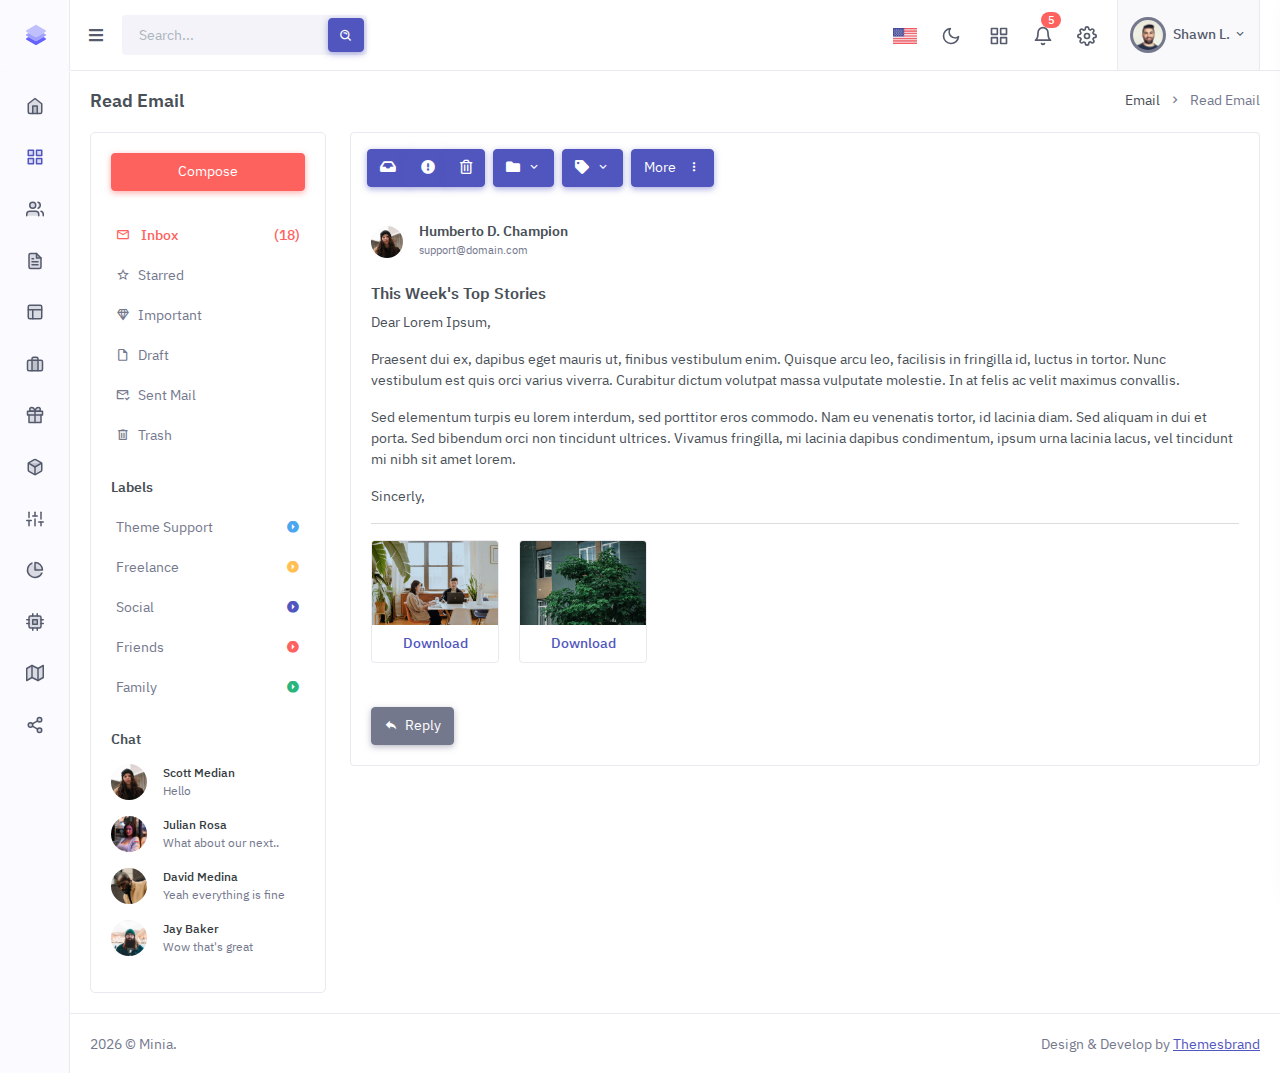
<file: docs/Template_Minia/apps-email-read.html>
<!doctype html>
<html lang="en">

    <head>
        
        <meta charset="utf-8">
        <title>Read Email | Minia - Minimal Admin & Dashboard Template</title>
        <meta name="viewport" content="width=device-width, initial-scale=1.0">
        <meta content="Premium Multipurpose Admin & Dashboard Template" name="description">
        <meta content="Themesbrand" name="author">

        <!-- preloader css -->
        <link rel="stylesheet" href="static/css/preloader.min.css" type="text/css">

        <!-- Bootstrap Css -->
        <link href="static/css/bootstrap.min.css" id="bootstrap-style" rel="stylesheet" type="text/css">
        <!-- Icons Css -->
        <link href="static/css/icons.min.css" rel="stylesheet" type="text/css">
        <!-- App Css-->
        <link href="static/css/app.min.css" id="app-style" rel="stylesheet" type="text/css">

    </head>

    <body>

    <!-- <body data-layout="horizontal"> -->

        <!-- Begin page -->
        <div id="layout-wrapper">

            
            <header id="page-topbar">
                <div class="navbar-header">
                    <div class="d-flex">
                        <!-- LOGO -->
                        <div class="navbar-brand-box">
                            <a href="index.html" class="logo logo-dark">
                                <span class="logo-sm">
                                    <img src="static/picture/logo-sm.svg" alt="" height="24">
                                </span>
                                <span class="logo-lg">
                                    <img src="static/picture/logo-sm.svg" alt="" height="24"> <span class="logo-txt">Minia</span>
                                </span>
                            </a>

                            <a href="index.html" class="logo logo-light">
                                <span class="logo-sm">
                                    <img src="static/picture/logo-sm.svg" alt="" height="24">
                                </span>
                                <span class="logo-lg">
                                    <img src="static/picture/logo-sm.svg" alt="" height="24"> <span class="logo-txt">Minia</span>
                                </span>
                            </a>
                        </div>

                        <button type="button" class="btn btn-sm px-3 font-size-16 header-item" id="vertical-menu-btn">
                            <i class="fa fa-fw fa-bars"></i>
                        </button>

                        <!-- App Search-->
                        <form class="app-search d-none d-lg-block">
                            <div class="position-relative">
                                <input type="text" class="form-control" placeholder="Search...">
                                <button class="btn btn-primary" type="button"><i class="bx bx-search-alt align-middle"></i></button>
                            </div>
                        </form>
                    </div>

                    <div class="d-flex">

                        <div class="dropdown d-inline-block d-lg-none ms-2">
                            <button type="button" class="btn header-item" id="page-header-search-dropdown" data-bs-toggle="dropdown" aria-haspopup="true" aria-expanded="false">
                                <i data-feather="search" class="icon-lg"></i>
                            </button>
                            <div class="dropdown-menu dropdown-menu-lg dropdown-menu-end p-0" aria-labelledby="page-header-search-dropdown">
        
                                <form class="p-3">
                                    <div class="form-group m-0">
                                        <div class="input-group">
                                            <input type="text" class="form-control" placeholder="Search ..." aria-label="Search Result">

                                            <button class="btn btn-primary" type="submit"><i class="mdi mdi-magnify"></i></button>
                                        </div>
                                    </div>
                                </form>
                            </div>
                        </div>

                        <div class="dropdown d-none d-sm-inline-block">
                            <button type="button" class="btn header-item" data-bs-toggle="dropdown" aria-haspopup="true" aria-expanded="false">
                                <img id="header-lang-img" src="static/picture/us.jpg" alt="Header Language" height="16">
                            </button>
                            <div class="dropdown-menu dropdown-menu-end">

                                <!-- item-->
                                <a href="javascript:void(0);" class="dropdown-item notify-item language" data-lang="en">
                                    <img src="static/picture/us.jpg" alt="user-image" class="me-1" height="12"> <span class="align-middle">English</span>
                                </a>
                                <!-- item-->
                                <a href="javascript:void(0);" class="dropdown-item notify-item language" data-lang="sp">
                                    <img src="static/picture/spain.jpg" alt="user-image" class="me-1" height="12"> <span class="align-middle">Spanish</span>
                                </a>

                                <!-- item-->
                                <a href="javascript:void(0);" class="dropdown-item notify-item language" data-lang="gr">
                                    <img src="static/picture/germany.jpg" alt="user-image" class="me-1" height="12"> <span class="align-middle">German</span>
                                </a>

                                <!-- item-->
                                <a href="javascript:void(0);" class="dropdown-item notify-item language" data-lang="it">
                                    <img src="static/picture/italy.jpg" alt="user-image" class="me-1" height="12"> <span class="align-middle">Italian</span>
                                </a>

                                <!-- item-->
                                <a href="javascript:void(0);" class="dropdown-item notify-item language" data-lang="ru">
                                    <img src="static/picture/russia.jpg" alt="user-image" class="me-1" height="12"> <span class="align-middle">Russian</span>
                                </a>
                            </div>
                        </div>

                        <div class="dropdown d-none d-sm-inline-block">
                            <button type="button" class="btn header-item" id="mode-setting-btn">
                                <i data-feather="moon" class="icon-lg layout-mode-dark"></i>
                                <i data-feather="sun" class="icon-lg layout-mode-light"></i>
                            </button>
                        </div>

                        <div class="dropdown d-none d-lg-inline-block ms-1">
                            <button type="button" class="btn header-item" data-bs-toggle="dropdown" aria-haspopup="true" aria-expanded="false">
                                <i data-feather="grid" class="icon-lg"></i>
                            </button>
                            <div class="dropdown-menu dropdown-menu-lg dropdown-menu-end">
                                <div class="p-2">
                                    <div class="row g-0">
                                        <div class="col">
                                            <a class="dropdown-icon-item" href="#">
                                                <img src="static/picture/github.png" alt="Github">
                                                <span>GitHub</span>
                                            </a>
                                        </div>
                                        <div class="col">
                                            <a class="dropdown-icon-item" href="#">
                                                <img src="static/picture/bitbucket.png" alt="bitbucket">
                                                <span>Bitbucket</span>
                                            </a>
                                        </div>
                                        <div class="col">
                                            <a class="dropdown-icon-item" href="#">
                                                <img src="static/picture/dribbble.png" alt="dribbble">
                                                <span>Dribbble</span>
                                            </a>
                                        </div>
                                    </div>

                                    <div class="row g-0">
                                        <div class="col">
                                            <a class="dropdown-icon-item" href="#">
                                                <img src="static/picture/dropbox.png" alt="dropbox">
                                                <span>Dropbox</span>
                                            </a>
                                        </div>
                                        <div class="col">
                                            <a class="dropdown-icon-item" href="#">
                                                <img src="static/picture/mail_chimp.png" alt="mail_chimp">
                                                <span>Mail Chimp</span>
                                            </a>
                                        </div>
                                        <div class="col">
                                            <a class="dropdown-icon-item" href="#">
                                                <img src="static/picture/slack.png" alt="slack">
                                                <span>Slack</span>
                                            </a>
                                        </div>
                                    </div>
                                </div>
                            </div>
                        </div>

                        <div class="dropdown d-inline-block">
                            <button type="button" class="btn header-item noti-icon position-relative" id="page-header-notifications-dropdown" data-bs-toggle="dropdown" aria-haspopup="true" aria-expanded="false">
                                <i data-feather="bell" class="icon-lg"></i>
                                <span class="badge bg-danger rounded-pill">5</span>
                            </button>
                            <div class="dropdown-menu dropdown-menu-lg dropdown-menu-end p-0" aria-labelledby="page-header-notifications-dropdown">
                                <div class="p-3">
                                    <div class="row align-items-center">
                                        <div class="col">
                                            <h6 class="m-0"> Notifications </h6>
                                        </div>
                                        <div class="col-auto">
                                            <a href="#!" class="small text-reset text-decoration-underline"> Unread (3)</a>
                                        </div>
                                    </div>
                                </div>
                                <div data-simplebar="" style="max-height: 230px;">
                                    <a href="#!" class="text-reset notification-item">
                                        <div class="d-flex">
                                            <div class="flex-shrink-0 me-3">
                                                <img src="static/picture/avatar-3.jpg" class="rounded-circle avatar-sm" alt="user-pic">
                                            </div>
                                            <div class="flex-grow-1">
                                                <h6 class="mb-1">James Lemire</h6>
                                                <div class="font-size-13 text-muted">
                                                    <p class="mb-1">It will seem like simplified English.</p>
                                                    <p class="mb-0"><i class="mdi mdi-clock-outline"></i> <span>1 hours ago</span></p>
                                                </div>
                                            </div>
                                        </div>
                                    </a>
                                    <a href="#!" class="text-reset notification-item">
                                        <div class="d-flex">
                                            <div class="flex-shrink-0 avatar-sm me-3">
                                                <span class="avatar-title bg-primary rounded-circle font-size-16">
                                                    <i class="bx bx-cart"></i>
                                                </span>
                                            </div>
                                            <div class="flex-grow-1">
                                                <h6 class="mb-1">Your order is placed</h6>
                                                <div class="font-size-13 text-muted">
                                                    <p class="mb-1">If several languages coalesce the grammar</p>
                                                    <p class="mb-0"><i class="mdi mdi-clock-outline"></i> <span>3 min ago</span></p>
                                                </div>
                                            </div>
                                        </div>
                                    </a>
                                    <a href="#!" class="text-reset notification-item">
                                        <div class="d-flex">
                                            <div class="flex-shrink-0 avatar-sm me-3">
                                                <span class="avatar-title bg-success rounded-circle font-size-16">
                                                    <i class="bx bx-badge-check"></i>
                                                </span>
                                            </div>
                                            <div class="flex-grow-1">
                                                <h6 class="mb-1">Your item is shipped</h6>
                                                <div class="font-size-13 text-muted">
                                                    <p class="mb-1">If several languages coalesce the grammar</p>
                                                    <p class="mb-0"><i class="mdi mdi-clock-outline"></i> <span>3 min ago</span></p>
                                                </div>
                                            </div>
                                        </div>
                                    </a>

                                    <a href="#!" class="text-reset notification-item">
                                        <div class="d-flex">
                                            <div class="flex-shrink-0 me-3">
                                                <img src="static/picture/avatar-6.jpg" class="rounded-circle avatar-sm" alt="user-pic">
                                            </div>
                                            <div class="flex-grow-1">
                                                <h6 class="mb-1">Salena Layfield</h6>
                                                <div class="font-size-13 text-muted">
                                                    <p class="mb-1">As a skeptical Cambridge friend of mine occidental.</p>
                                                    <p class="mb-0"><i class="mdi mdi-clock-outline"></i> <span>1 hours ago</span></p>
                                                </div>
                                            </div>
                                        </div>
                                    </a>
                                </div>
                                <div class="p-2 border-top d-grid">
                                    <a class="btn btn-sm btn-link font-size-14 text-center" href="javascript:void(0)">
                                        <i class="mdi mdi-arrow-right-circle me-1"></i> <span>View More..</span> 
                                    </a>
                                </div>
                            </div>
                        </div>

                        <div class="dropdown d-inline-block">
                            <button type="button" class="btn header-item right-bar-toggle me-2">
                                <i data-feather="settings" class="icon-lg"></i>
                            </button>
                        </div>

                        <div class="dropdown d-inline-block">
                            <button type="button" class="btn header-item bg-soft-light border-start border-end" id="page-header-user-dropdown" data-bs-toggle="dropdown" aria-haspopup="true" aria-expanded="false">
                                <img class="rounded-circle header-profile-user" src="static/picture/avatar-1.jpg" alt="Header Avatar">
                                <span class="d-none d-xl-inline-block ms-1 fw-medium">Shawn L.</span>
                                <i class="mdi mdi-chevron-down d-none d-xl-inline-block"></i>
                            </button>
                            <div class="dropdown-menu dropdown-menu-end">
                                <!-- item-->
                                <a class="dropdown-item" href="apps-contacts-profile.html"><i class="mdi mdi-face-profile font-size-16 align-middle me-1"></i> Profile</a>
                                <a class="dropdown-item" href="auth-lock-screen.html"><i class="mdi mdi-lock font-size-16 align-middle me-1"></i> Lock screen</a>
                                <div class="dropdown-divider"></div>
                                <a class="dropdown-item" href="auth-logout.html"><i class="mdi mdi-logout font-size-16 align-middle me-1"></i> Logout</a>
                            </div>
                        </div>

                    </div>
                </div>
            </header>

            <!-- ========== Left Sidebar Start ========== -->
            <div class="vertical-menu">

                <div data-simplebar="" class="h-100">

                    <!--- Sidemenu -->
                    <div id="sidebar-menu">
                        <!-- Left Menu Start -->
                        <ul class="metismenu list-unstyled" id="side-menu">
                            <li class="menu-title" data-key="t-menu">Menu</li>

                            <li>
                                <a href="index.html">
                                    <i data-feather="home"></i>
                                    <span data-key="t-dashboard">Dashboard</span>
                                </a>
                            </li>

                            <li>
                                <a href="javascript: void(0);" class="has-arrow">
                                    <i data-feather="grid"></i>
                                    <span data-key="t-apps">Apps</span>
                                </a>
                                <ul class="sub-menu" aria-expanded="false">
                                    <li>
                                        <a href="apps-calendar.html">
                                            <span data-key="t-calendar">Calendar</span>
                                        </a>
                                    </li>
        
                                    <li>
                                        <a href="apps-chat.html">
                                            <span data-key="t-chat">Chat</span>
                                        </a>
                                    </li>
        
                                    <li>
                                        <a href="javascript: void(0);" class="has-arrow">
                                            <span data-key="t-email">Email</span>
                                        </a>
                                        <ul class="sub-menu" aria-expanded="false">
                                            <li><a href="apps-email-inbox.html" data-key="t-inbox">Inbox</a></li>
                                            <li><a href="" data-key="t-read-email">Read Email</a></li>
                                        </ul>
                                    </li>
                                    <li>
                                        <a href="javascript: void(0);" class="has-arrow">
                                            <span data-key="t-invoices">Invoices</span>
                                        </a>
                                        <ul class="sub-menu" aria-expanded="false">
                                            <li><a href="apps-invoices-list.html" data-key="t-invoice-list">Invoice List</a></li>
                                            <li><a href="apps-invoices-detail.html" data-key="t-invoice-detail">Invoice Detail</a></li>
                                        </ul>
                                    </li>
                                    <li>
                                        <a href="javascript: void(0);" class="has-arrow">
                                            <span data-key="t-contacts">Contacts</span>
                                        </a>
                                        <ul class="sub-menu" aria-expanded="false">
                                            <li><a href="apps-contacts-grid.html" data-key="t-user-grid">User Grid</a></li>
                                            <li><a href="apps-contacts-list.html" data-key="t-user-list">User List</a></li>
                                            <li><a href="apps-contacts-profile.html" data-key="t-profile">Profile</a></li>
                                        </ul>
                                    </li>
                                </ul>
                            </li>

                            <li>
                                <a href="javascript: void(0);" class="has-arrow">
                                    <i data-feather="users"></i>
                                    <span data-key="t-authentication">Authentication</span>
                                </a>
                                <ul class="sub-menu" aria-expanded="false">
                                    <li><a href="auth-login.html" data-key="t-login">Login</a></li>
                                    <li><a href="auth-register.html" data-key="t-register">Register</a></li>
                                    <li><a href="auth-recoverpw.html" data-key="t-recover-password">Recover Password</a></li>
                                    <li><a href="auth-lock-screen.html" data-key="t-lock-screen">Lock Screen</a></li>
                                    <li><a href="auth-logout.html" data-key="t-logout">Log Out</a></li>
                                    <li><a href="auth-confirm-mail.html" data-key="t-confirm-mail">Confirm Mail</a></li>
                                    <li><a href="auth-email-verification.html" data-key="t-email-verification">Email Verification</a></li>
                                    <li><a href="auth-two-step-verification.html" data-key="t-two-step-verification">Two Step Verification</a></li>
                                </ul>
                            </li>

                            <li>
                                <a href="javascript: void(0);" class="has-arrow">
                                    <i data-feather="file-text"></i>
                                    <span data-key="t-pages">Pages</span>
                                </a>
                                <ul class="sub-menu" aria-expanded="false">
                                    <li><a href="pages-starter.html" data-key="t-starter-page">Starter Page</a></li>
                                    <li><a href="pages-maintenance.html" data-key="t-maintenance">Maintenance</a></li>
                                    <li><a href="pages-comingsoon.html" data-key="t-coming-soon">Coming Soon</a></li>
                                    <li><a href="pages-timeline.html" data-key="t-timeline">Timeline</a></li>
                                    <li><a href="pages-faqs.html" data-key="t-faqs">FAQs</a></li>
                                    <li><a href="pages-pricing.html" data-key="t-pricing">Pricing</a></li>
                                    <li><a href="pages-404.html" data-key="t-error-404">Error 404</a></li>
                                    <li><a href="pages-500.html" data-key="t-error-500">Error 500</a></li>
                                </ul>
                            </li>

                            <li>
                                <a href="layouts-horizontal.html">
                                    <i data-feather="layout"></i>
                                    <span data-key="t-horizontal">Horizontal</span>
                                </a>
                            </li>

                            <li class="menu-title mt-2" data-key="t-components">Elements</li>

                            <li>
                                <a href="javascript: void(0);" class="has-arrow">
                                    <i data-feather="briefcase"></i>
                                    <span data-key="t-components">Components</span>
                                </a>
                                <ul class="sub-menu" aria-expanded="false">
                                    <li><a href="ui-alerts.html" data-key="t-alerts">Alerts</a></li>
                                    <li><a href="ui-buttons.html" data-key="t-buttons">Buttons</a></li>
                                    <li><a href="ui-cards.html" data-key="t-cards">Cards</a></li>
                                    <li><a href="ui-carousel.html" data-key="t-carousel">Carousel</a></li>
                                    <li><a href="ui-dropdowns.html" data-key="t-dropdowns">Dropdowns</a></li>
                                    <li><a href="ui-grid.html" data-key="t-grid">Grid</a></li>
                                    <li><a href="ui-images.html" data-key="t-images">Images</a></li>
                                    <li><a href="ui-modals.html" data-key="t-modals">Modals</a></li>
                                    <li><a href="ui-offcanvas.html" data-key="t-offcanvas">Offcanvas</a></li>
                                    <li><a href="ui-progressbars.html" data-key="t-progress-bars">Progress Bars</a></li>
                                    <li><a href="ui-tabs-accordions.html" data-key="t-tabs-accordions">Tabs & Accordions</a></li>
                                    <li><a href="ui-typography.html" data-key="t-typography">Typography</a></li>
                                    <li><a href="ui-video.html" data-key="t-video">Video</a></li>
                                    <li><a href="ui-general.html" data-key="t-general">General</a></li>
                                    <li><a href="ui-colors.html" data-key="t-colors">Colors</a></li>
                                </ul>
                            </li>

                            <li>
                                <a href="javascript: void(0);" class="has-arrow">
                                    <i data-feather="gift"></i>
                                    <span data-key="t-ui-elements">Extended</span>
                                </a>
                                <ul class="sub-menu" aria-expanded="false">
                                    <li><a href="extended-lightbox.html" data-key="t-lightbox">Lightbox</a></li>
                                    <li><a href="extended-rangeslider.html" data-key="t-range-slider">Range Slider</a></li>
                                    <li><a href="extended-sweet-alert.html" data-key="t-sweet-alert">SweetAlert 2</a></li>
                                    <li><a href="extended-session-timeout.html" data-key="t-session-timeout">Session Timeout</a></li>
                                    <li><a href="extended-rating.html" data-key="t-rating">Rating</a></li>
                                    <li><a href="extended-notifications.html" data-key="t-notifications">Notifications</a></li>
                                </ul>
                            </li>

                            <li>
                                <a href="javascript: void(0);">
                                    <i data-feather="box"></i>
                                    <span class="badge rounded-pill bg-soft-danger text-danger float-end">7</span>
                                    <span data-key="t-forms">Forms</span>
                                </a>
                                <ul class="sub-menu" aria-expanded="false">
                                    <li><a href="form-elements.html" data-key="t-form-elements">Basic Elements</a></li>
                                    <li><a href="form-validation.html" data-key="t-form-validation">Validation</a></li>
                                    <li><a href="form-advanced.html" data-key="t-form-advanced">Advanced Plugins</a></li>
                                    <li><a href="form-editors.html" data-key="t-form-editors">Editors</a></li>
                                    <li><a href="form-uploads.html" data-key="t-form-upload">File Upload</a></li>
                                    <li><a href="form-wizard.html" data-key="t-form-wizard">Wizard</a></li>
                                    <li><a href="form-mask.html" data-key="t-form-mask">Mask</a></li>
                                </ul>
                            </li>

                            <li>
                                <a href="javascript: void(0);" class="has-arrow">
                                    <i data-feather="sliders"></i>
                                    <span data-key="t-tables">Tables</span>
                                </a>
                                <ul class="sub-menu" aria-expanded="false">
                                    <li><a href="tables-basic.html" data-key="t-basic-tables">Bootstrap Basic</a></li>
                                    <li><a href="tables-datatable.html" data-key="t-data-tables">DataTables</a></li>
                                    <li><a href="tables-responsive.html" data-key="t-responsive-table">Responsive</a></li>
                                    <li><a href="tables-editable.html" data-key="t-editable-table">Editable</a></li>
                                </ul>
                            </li>

                            <li>
                                <a href="javascript: void(0);" class="has-arrow">
                                    <i data-feather="pie-chart"></i>
                                    <span data-key="t-charts">Charts</span>
                                </a>
                                <ul class="sub-menu" aria-expanded="false">
                                    <li><a href="charts-apex.html" data-key="t-apex-charts">Apexcharts</a></li>
                                    <li><a href="charts-echart.html" data-key="t-e-charts">Echarts</a></li>
                                    <li><a href="charts-chartjs.html" data-key="t-chartjs-charts">Chartjs</a></li>
                                    <li><a href="charts-knob.html" data-key="t-knob-charts">Jquery Knob</a></li>
                                    <li><a href="charts-sparkline.html" data-key="t-sparkline-charts">Sparkline</a></li>
                                </ul>
                            </li>

                            <li>
                                <a href="javascript: void(0);" class="has-arrow">
                                    <i data-feather="cpu"></i>
                                    <span data-key="t-icons">Icons</span>
                                </a>
                                <ul class="sub-menu" aria-expanded="false">
                                    <li><a href="icons-boxicons.html" data-key="t-boxicons">Boxicons</a></li>
                                    <li><a href="icons-materialdesign.html" data-key="t-material-design">Material Design</a></li>
                                    <li><a href="icons-dripicons.html" data-key="t-dripicons">Dripicons</a></li>
                                    <li><a href="icons-fontawesome.html" data-key="t-font-awesome">Font Awesome 5</a></li>
                                </ul>
                            </li>

                            <li>
                                <a href="javascript: void(0);" class="has-arrow">
                                    <i data-feather="map"></i>
                                    <span data-key="t-maps">Maps</span>
                                </a>
                                <ul class="sub-menu" aria-expanded="false">
                                    <li><a href="maps-google.html" data-key="t-g-maps">Google</a></li>
                                    <li><a href="maps-vector.html" data-key="t-v-maps">Vector</a></li>
                                    <li><a href="maps-leaflet.html" data-key="t-l-maps">Leaflet</a></li>
                                </ul>
                            </li>

                            <li>
                                <a href="javascript: void(0);" class="has-arrow">
                                    <i data-feather="share-2"></i>
                                    <span data-key="t-multi-level">Multi Level</span>
                                </a>
                                <ul class="sub-menu" aria-expanded="true">
                                    <li><a href="javascript: void(0);" data-key="t-level-1-1">Level 1.1</a></li>
                                    <li>
                                        <a href="javascript: void(0);" class="has-arrow" data-key="t-level-1-2">Level 1.2</a>
                                        <ul class="sub-menu" aria-expanded="true">
                                            <li><a href="javascript: void(0);" data-key="t-level-2-1">Level 2.1</a></li>
                                            <li><a href="javascript: void(0);" data-key="t-level-2-2">Level 2.2</a></li>
                                        </ul>
                                    </li>
                                </ul>
                            </li>

                        </ul>

                        <div class="card sidebar-alert border-0 text-center mx-4 mb-0 mt-5">
                            <div class="card-body">
                                <img src="static/picture/giftbox.png" alt="">
                                <div class="mt-4">
                                    <h5 class="alertcard-title font-size-16">Unlimited Access</h5>
                                    <p class="font-size-13">Upgrade your plan from a Free trial, to select ‘Business Plan’.</p>
                                    <a href="#!" class="btn btn-primary mt-2">Upgrade Now</a>
                                </div>
                            </div>
                        </div>
                    </div>
                    <!-- Sidebar -->
                </div>
            </div>
            <!-- Left Sidebar End -->

            

            <!-- ============================================================== -->
            <!-- Start right Content here -->
            <!-- ============================================================== -->
            <div class="main-content">

                <div class="page-content">
                    <div class="container-fluid">

                        <!-- start page title -->
                        <div class="row">
                            <div class="col-12">
                                <div class="page-title-box d-sm-flex align-items-center justify-content-between">
                                    <h4 class="mb-sm-0 font-size-18">Read Email</h4>

                                    <div class="page-title-right">
                                        <ol class="breadcrumb m-0">
                                            <li class="breadcrumb-item"><a href="javascript: void(0);">Email</a></li>
                                            <li class="breadcrumb-item active">Read Email</li>
                                        </ol>
                                    </div>

                                </div>
                            </div>
                        </div>
                        <!-- end page title -->

                        <div class="row">
                            <div class="col-12">
                                <!-- Left sidebar -->
                                <div class="email-leftbar card">
                                    <button type="button" class="btn btn-danger btn-block waves-effect waves-light" data-bs-toggle="modal" data-bs-target="#composemodal">
                                        Compose
                                    </button>
                                    <div class="mail-list mt-4">
                                        <a href="javascript: void(0);" class="active"><i class="mdi mdi-email-outline me-2"></i> Inbox <span class="ms-1 float-end">(18)</span></a>
                                        <a href="javascript: void(0);"><i class="mdi mdi-star-outline me-2"></i>Starred</a>
                                        <a href="javascript: void(0);"><i class="mdi mdi-diamond-stone me-2"></i>Important</a>
                                        <a href="javascript: void(0);"><i class="mdi mdi-file-outline me-2"></i>Draft</a>
                                        <a href="javascript: void(0);"><i class="mdi mdi-email-check-outline me-2"></i>Sent Mail</a>
                                        <a href="javascript: void(0);"><i class="mdi mdi-trash-can-outline me-2"></i>Trash</a>
                                    </div>

                                    <h6 class="mt-4">Labels</h6>

                                    <div class="mail-list mt-1">
                                        <a href="javascript: void(0);"><span class="mdi mdi-arrow-right-drop-circle text-info float-end"></span>Theme Support</a>
                                        <a href="javascript: void(0);"><span class="mdi mdi-arrow-right-drop-circle text-warning float-end"></span>Freelance</a>
                                        <a href="javascript: void(0);"><span class="mdi mdi-arrow-right-drop-circle text-primary float-end"></span>Social</a>
                                        <a href="javascript: void(0);"><span class="mdi mdi-arrow-right-drop-circle text-danger float-end"></span>Friends</a>
                                        <a href="javascript: void(0);"><span class="mdi mdi-arrow-right-drop-circle text-success float-end"></span>Family</a>
                                    </div>

                                    <h6 class="mt-4">Chat</h6>

                                    <div class="mt-2">
                                        <a href="javascript: void(0);" class="d-flex align-items-start">
                                            <img class="flex-shrink-0 me-3 rounded-circle" src="static/picture/avatar-2.jpg" alt="Generic placeholder image" height="36">
                                            <div class="flex-grow-1 chat-user-box">
                                                <p class="user-title m-0">Scott Median</p>
                                                <p class="text-muted">Hello</p>
                                            </div>
                                        </a>
        
                                        <a href="javascript: void(0);" class="d-flex align-items-start">
                                            <img class="flex-shrink-0 me-3 rounded-circle" src="static/picture/avatar-3.jpg" alt="Generic placeholder image" height="36">
                                            <div class="flex-grow-1 chat-user-box">
                                                <p class="user-title m-0">Julian Rosa</p>
                                                <p class="text-muted">What about our next..</p>
                                            </div>
                                        </a>
        
                                        <a href="javascript: void(0);" class="d-flex align-items-start">
                                            <img class="flex-shrink-0 me-3 rounded-circle" src="static/picture/avatar-4.jpg" alt="Generic placeholder image" height="36">
                                            <div class="flex-grow-1 chat-user-box">
                                                <p class="user-title m-0">David Medina</p>
                                                <p class="text-muted">Yeah everything is fine</p>
                                            </div>
                                        </a>
        
                                        <a href="javascript: void(0);" class="d-flex align-items-start">
                                            <img class="flex-shrink-0 me-3 rounded-circle" src="static/picture/avatar-6.jpg" alt="Generic placeholder image" height="36">
                                            <div class="flex-grow-1 chat-user-box">
                                                <p class="user-title m-0">Jay Baker</p>
                                                <p class="text-muted">Wow that's great</p>
                                            </div>
                                        </a>
                                    </div>
                                </div>
                                <!-- End Left sidebar -->

                                <!-- Right Sidebar -->
                                <div class="email-rightbar mb-3">

                                    <div class="card">
                                        <div class="btn-toolbar p-3" role="toolbar">
                                            <div class="btn-group me-2 mb-2 mb-sm-0">
                                                <button type="button" class="btn btn-primary waves-light waves-effect"><i class="fa fa-inbox"></i></button>
                                                <button type="button" class="btn btn-primary waves-light waves-effect"><i class="fa fa-exclamation-circle"></i></button>
                                                <button type="button" class="btn btn-primary waves-light waves-effect"><i class="far fa-trash-alt"></i></button>
                                            </div>
                                            <div class="btn-group me-2 mb-2 mb-sm-0">
                                                <button type="button" class="btn btn-primary waves-light waves-effect dropdown-toggle" data-bs-toggle="dropdown" aria-expanded="false">
                                                    <i class="fa fa-folder"></i> <i class="mdi mdi-chevron-down ms-1"></i>
                                                </button>
                                                <div class="dropdown-menu">
                                                    <a class="dropdown-item" href="#">Updates</a>
                                                    <a class="dropdown-item" href="#">Social</a>
                                                    <a class="dropdown-item" href="#">Team Manage</a>
                                                </div>
                                            </div>
                                            <div class="btn-group me-2 mb-2 mb-sm-0">
                                                <button type="button" class="btn btn-primary waves-light waves-effect dropdown-toggle" data-bs-toggle="dropdown" aria-expanded="false">
                                                    <i class="fa fa-tag"></i> <i class="mdi mdi-chevron-down ms-1"></i>
                                                </button>
                                                <div class="dropdown-menu">
                                                    <a class="dropdown-item" href="#">Updates</a>
                                                    <a class="dropdown-item" href="#">Social</a>
                                                    <a class="dropdown-item" href="#">Team Manage</a>
                                                </div>
                                            </div>

                                            <div class="btn-group me-2 mb-2 mb-sm-0">
                                                <button type="button" class="btn btn-primary waves-light waves-effect dropdown-toggle" data-bs-toggle="dropdown" aria-expanded="false">
                                                    More <i class="mdi mdi-dots-vertical ms-2"></i>
                                                </button>
                                                <div class="dropdown-menu">
                                                    <a class="dropdown-item" href="#">Mark as Unread</a>
                                                    <a class="dropdown-item" href="#">Mark as Important</a>
                                                    <a class="dropdown-item" href="#">Add to Tasks</a>
                                                    <a class="dropdown-item" href="#">Add Star</a>
                                                    <a class="dropdown-item" href="#">Mute</a>
                                                </div>
                                            </div>
                                        </div>

                                        <div class="card-body">
                                            <div class="d-flex align-items-center mb-4">
                                                <div class="flex-shrink-0 me-3">
                                                    <img class="rounded-circle avatar-sm" src="static/picture/avatar-2.jpg" alt="Generic placeholder image">
                                                </div>
                                                <div class="flex-grow-1">
                                                    <h5 class="font-size-14 mb-0">Humberto D. Champion</h5>
                                                    <small class="text-muted">support@domain.com</small>
                                                </div>
                                            </div>

                                            <h4 class="font-size-16">This Week's Top Stories</h4>

                                            <p>Dear Lorem Ipsum,</p>
                                            <p>Praesent dui ex, dapibus eget mauris ut, finibus vestibulum enim. Quisque arcu leo, facilisis in fringilla id, luctus in tortor. Nunc vestibulum est quis orci varius viverra. Curabitur dictum volutpat massa vulputate molestie. In at felis ac velit maximus convallis.
                                            </p>
                                            <p>Sed elementum turpis eu lorem interdum, sed porttitor eros commodo. Nam eu venenatis tortor, id lacinia diam. Sed aliquam in dui et porta. Sed bibendum orci non tincidunt ultrices. Vivamus fringilla, mi lacinia dapibus condimentum, ipsum urna lacinia lacus, vel tincidunt mi nibh sit amet lorem.</p>
                                            <p>Sincerly,</p>
                                            <hr>

                                            <div class="row">
                                                <div class="col-xl-2 col-6">
                                                    <div class="card">
                                                        <img class="card-img-top img-fluid" src="static/picture/img-3.jpg" alt="Card image cap">
                                                        <div class="py-2 text-center">
                                                            <a href="javascript: void(0);" class="fw-medium">Download</a>
                                                        </div>
                                                    </div>
                                                </div>
                                                <div class="col-xl-2 col-6">
                                                    <div class="card">
                                                        <img class="card-img-top img-fluid" src="static/picture/img-4.jpg" alt="Card image cap">
                                                        <div class="py-2 text-center">
                                                            <a href="javascript: void(0);" class="fw-medium">Download</a>
                                                        </div>
                                                    </div>
                                                </div>
                                            </div>

                                            <a href="javascript: void(0);" class="btn btn-secondary waves-effect mt-4"><i class="mdi mdi-reply me-1"></i> Reply</a>
                                        </div>

                                    </div>
                                </div>
                                <!-- card -->

                            </div>
                            <!-- end Col -->

                        </div>
                        <!-- end row -->
                        
                    </div> <!-- container-fluid -->
                </div>
                <!-- End Page-content -->

                <!-- Modal -->
                <div class="modal fade" id="composemodal" tabindex="-1" role="dialog" aria-labelledby="composemodalTitle" aria-hidden="true">
                    <div class="modal-dialog modal-dialog-centered modal-lg" role="document">
                        <div class="modal-content">
                            <div class="modal-header">
                                <h5 class="modal-title font-size-16" id="composemodalTitle">New Message</h5>
                                <button type="button" class="btn-close" data-bs-dismiss="modal" aria-label="Close"></button>
                            </div>
                            <div class="modal-body">
                                <div>
                                    <div class="mb-3">
                                        <input type="email" class="form-control" placeholder="To">
                                    </div>

                                    <div class="mb-3">
                                        <input type="text" class="form-control" placeholder="Subject">
                                    </div>
                                    <div class="mb-3 email-editor">
                                        <div id="email-editor"></div>
                                    </div>

                                </div>
                            </div>
                            <div class="modal-footer">
                                <button type="button" class="btn btn-secondary" data-bs-dismiss="modal">Close</button>
                                <button type="button" class="btn btn-primary">Send <i class="fab fa-telegram-plane ms-1"></i></button>
                            </div>
                        </div>
                    </div>
                </div>
                <!-- end modal -->
                
                <footer class="footer">
                    <div class="container-fluid">
                        <div class="row">
                            <div class="col-sm-6">
                                <script>document.write(new Date().getFullYear())</script> © Minia.
                            </div>
                            <div class="col-sm-6">
                                <div class="text-sm-end d-none d-sm-block">
                                    Design & Develop by <a href="#!" class="text-decoration-underline">Themesbrand</a>
                                </div>
                            </div>
                        </div>
                    </div>
                </footer>
            </div>
            <!-- end main content-->

        </div>
        <!-- END layout-wrapper -->

        
        <!-- Right Sidebar -->
        <div class="right-bar">
            <div data-simplebar="" class="h-100">
                <div class="rightbar-title d-flex align-items-center bg-dark p-3">

                    <h5 class="m-0 me-2 text-white">Theme Customizer</h5>

                    <a href="javascript:void(0);" class="right-bar-toggle ms-auto">
                        <i class="mdi mdi-close noti-icon"></i>
                    </a>
                </div>

                <!-- Settings -->
                <hr class="m-0">

                <div class="p-4">
                    <h6 class="mb-3">Layout</h6>
                    <div class="form-check form-check-inline">
                        <input class="form-check-input" type="radio" name="layout" id="layout-vertical" value="vertical">
                        <label class="form-check-label" for="layout-vertical">Vertical</label>
                    </div>
                    <div class="form-check form-check-inline">
                        <input class="form-check-input" type="radio" name="layout" id="layout-horizontal" value="horizontal">
                        <label class="form-check-label" for="layout-horizontal">Horizontal</label>
                    </div>

                    <h6 class="mt-4 mb-3 pt-2">Layout Mode</h6>

                    <div class="form-check form-check-inline">
                        <input class="form-check-input" type="radio" name="layout-mode" id="layout-mode-light" value="light">
                        <label class="form-check-label" for="layout-mode-light">Light</label>
                    </div>
                    <div class="form-check form-check-inline">
                        <input class="form-check-input" type="radio" name="layout-mode" id="layout-mode-dark" value="dark">
                        <label class="form-check-label" for="layout-mode-dark">Dark</label>
                    </div>

                    <h6 class="mt-4 mb-3 pt-2">Layout Width</h6>

                    <div class="form-check form-check-inline">
                        <input class="form-check-input" type="radio" name="layout-width" id="layout-width-fuild" value="fuild" onchange="document.body.setAttribute('data-layout-size', 'fluid')">
                        <label class="form-check-label" for="layout-width-fuild">Fluid</label>
                    </div>
                    <div class="form-check form-check-inline">
                        <input class="form-check-input" type="radio" name="layout-width" id="layout-width-boxed" value="boxed" onchange="document.body.setAttribute('data-layout-size', 'boxed')">
                        <label class="form-check-label" for="layout-width-boxed">Boxed</label>
                    </div>

                    <h6 class="mt-4 mb-3 pt-2">Layout Position</h6>

                    <div class="form-check form-check-inline">
                        <input class="form-check-input" type="radio" name="layout-position" id="layout-position-fixed" value="fixed" onchange="document.body.setAttribute('data-layout-scrollable', 'false')">
                        <label class="form-check-label" for="layout-position-fixed">Fixed</label>
                    </div>
                    <div class="form-check form-check-inline">
                        <input class="form-check-input" type="radio" name="layout-position" id="layout-position-scrollable" value="scrollable" onchange="document.body.setAttribute('data-layout-scrollable', 'true')">
                        <label class="form-check-label" for="layout-position-scrollable">Scrollable</label>
                    </div>

                    <h6 class="mt-4 mb-3 pt-2">Topbar Color</h6>

                    <div class="form-check form-check-inline">
                        <input class="form-check-input" type="radio" name="topbar-color" id="topbar-color-light" value="light" onchange="document.body.setAttribute('data-topbar', 'light')">
                        <label class="form-check-label" for="topbar-color-light">Light</label>
                    </div>
                    <div class="form-check form-check-inline">
                        <input class="form-check-input" type="radio" name="topbar-color" id="topbar-color-dark" value="dark" onchange="document.body.setAttribute('data-topbar', 'dark')">
                        <label class="form-check-label" for="topbar-color-dark">Dark</label>
                    </div>

                    <h6 class="mt-4 mb-3 pt-2 sidebar-setting">Sidebar Size</h6>

                    <div class="form-check sidebar-setting">
                        <input class="form-check-input" type="radio" name="sidebar-size" id="sidebar-size-default" value="default" onchange="document.body.setAttribute('data-sidebar-size', 'lg')">
                        <label class="form-check-label" for="sidebar-size-default">Default</label>
                    </div>
                    <div class="form-check sidebar-setting">
                        <input class="form-check-input" type="radio" name="sidebar-size" id="sidebar-size-compact" value="compact" onchange="document.body.setAttribute('data-sidebar-size', 'md')">
                        <label class="form-check-label" for="sidebar-size-compact">Compact</label>
                    </div>
                    <div class="form-check sidebar-setting">
                        <input class="form-check-input" type="radio" name="sidebar-size" id="sidebar-size-small" value="small" onchange="document.body.setAttribute('data-sidebar-size', 'sm')">
                        <label class="form-check-label" for="sidebar-size-small">Small (Icon View)</label>
                    </div>

                    <h6 class="mt-4 mb-3 pt-2 sidebar-setting">Sidebar Color</h6>

                    <div class="form-check sidebar-setting">
                        <input class="form-check-input" type="radio" name="sidebar-color" id="sidebar-color-light" value="light" onchange="document.body.setAttribute('data-sidebar', 'light')">
                        <label class="form-check-label" for="sidebar-color-light">Light</label>
                    </div>
                    <div class="form-check sidebar-setting">
                        <input class="form-check-input" type="radio" name="sidebar-color" id="sidebar-color-dark" value="dark" onchange="document.body.setAttribute('data-sidebar', 'dark')">
                        <label class="form-check-label" for="sidebar-color-dark">Dark</label>
                    </div>
                    <div class="form-check sidebar-setting">
                        <input class="form-check-input" type="radio" name="sidebar-color" id="sidebar-color-brand" value="brand" onchange="document.body.setAttribute('data-sidebar', 'brand')">
                        <label class="form-check-label" for="sidebar-color-brand">Brand</label>
                    </div>

                    <h6 class="mt-4 mb-3 pt-2">Direction</h6>

                    <div class="form-check form-check-inline">
                        <input class="form-check-input" type="radio" name="layout-direction" id="layout-direction-ltr" value="ltr">
                        <label class="form-check-label" for="layout-direction-ltr">LTR</label>
                    </div>
                    <div class="form-check form-check-inline">
                        <input class="form-check-input" type="radio" name="layout-direction" id="layout-direction-rtl" value="rtl">
                        <label class="form-check-label" for="layout-direction-rtl">RTL</label>
                    </div>

                </div>

            </div> <!-- end slimscroll-menu-->
        </div>
        <!-- /Right-bar -->

        <!-- Right bar overlay-->
        <div class="rightbar-overlay"></div>

        <!-- JAVASCRIPT -->
        <script src="static/js/jquery.min.js"></script>
        <script src="static/js/bootstrap.bundle.min.js"></script>
        <script src="static/js/metisMenu.min.js"></script>
        <script src="static/js/simplebar.min.js"></script>
        <script src="static/js/waves.min.js"></script>
        <script src="static/js/feather.min.js"></script>
        <!-- pace js -->
        <script src="static/js/pace.min.js"></script>

        <!--ckeditor js-->
        <script src="static/js/ckeditor.js"></script>

        <!-- email editor init -->
        <script src="static/js/email-editor.init.js"></script>

        <script src="static/js/app.js"></script>

    </body>
</html>
</file>
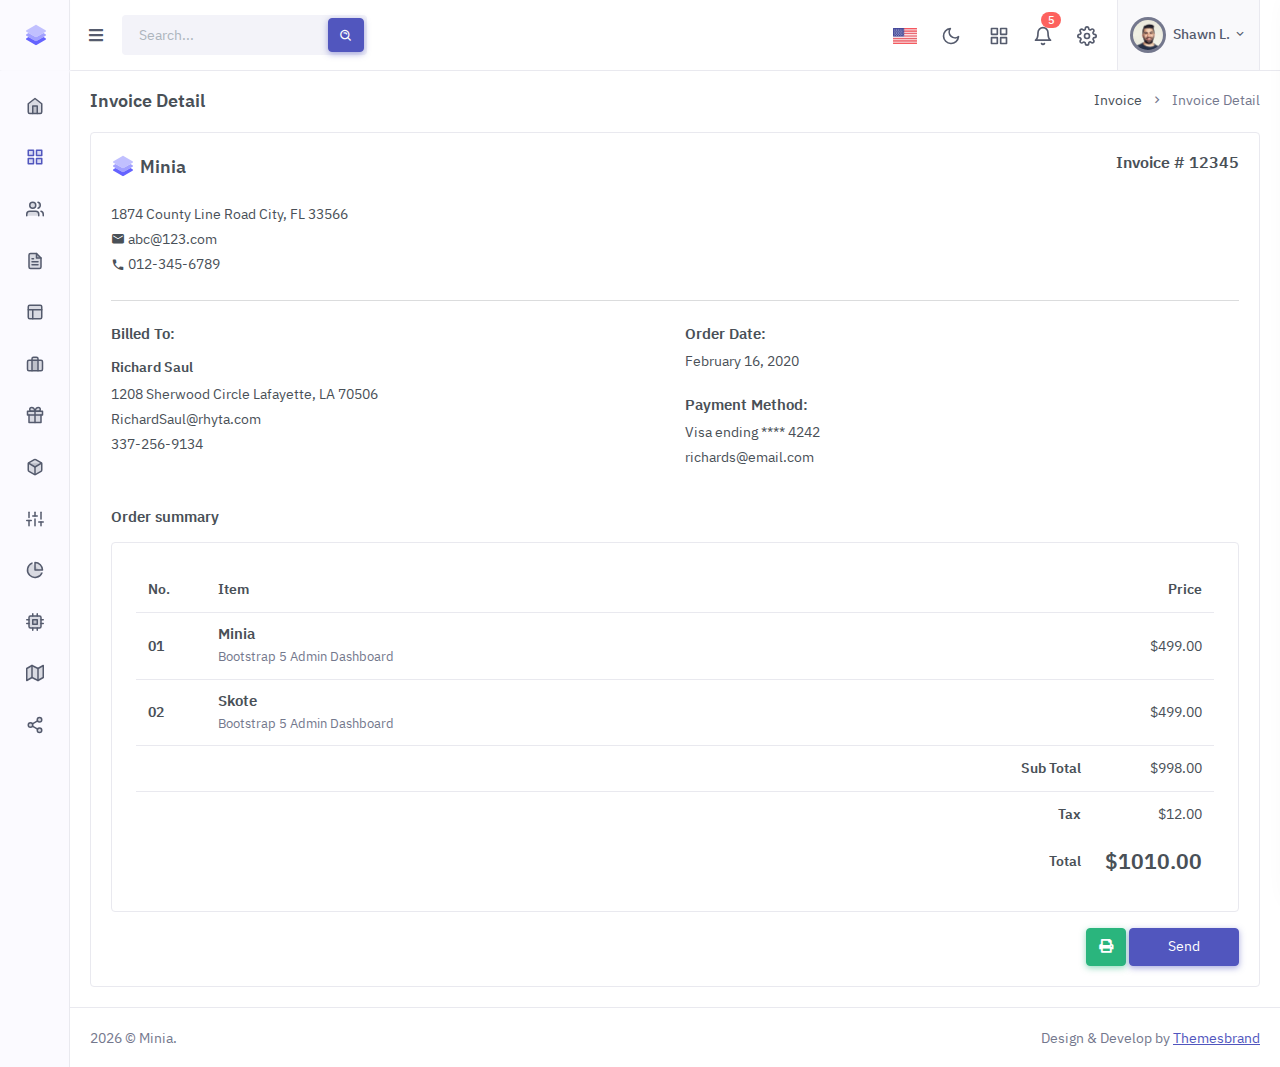
<file: docs/Template_Minia/apps-invoices-detail.html>
<!doctype html>
<html lang="en">

    <head>
        
        <meta charset="utf-8">
        <title>Invoice Detail | Minia - Minimal Admin & Dashboard Template</title>
        <meta name="viewport" content="width=device-width, initial-scale=1.0">
        <meta content="Premium Multipurpose Admin & Dashboard Template" name="description">
        <meta content="Themesbrand" name="author">

        <!-- preloader css -->
        <link rel="stylesheet" href="static/css/preloader.min.css" type="text/css">

        <!-- Bootstrap Css -->
        <link href="static/css/bootstrap.min.css" id="bootstrap-style" rel="stylesheet" type="text/css">
        <!-- Icons Css -->
        <link href="static/css/icons.min.css" rel="stylesheet" type="text/css">
        <!-- App Css-->
        <link href="static/css/app.min.css" id="app-style" rel="stylesheet" type="text/css">

    </head>

    <body>

    <!-- <body data-layout="horizontal"> -->

        <!-- Begin page -->
        <div id="layout-wrapper">

            
            <header id="page-topbar">
                <div class="navbar-header">
                    <div class="d-flex">
                        <!-- LOGO -->
                        <div class="navbar-brand-box">
                            <a href="index.html" class="logo logo-dark">
                                <span class="logo-sm">
                                    <img src="static/picture/logo-sm.svg" alt="" height="24">
                                </span>
                                <span class="logo-lg">
                                    <img src="static/picture/logo-sm.svg" alt="" height="24"> <span class="logo-txt">Minia</span>
                                </span>
                            </a>

                            <a href="index.html" class="logo logo-light">
                                <span class="logo-sm">
                                    <img src="static/picture/logo-sm.svg" alt="" height="24">
                                </span>
                                <span class="logo-lg">
                                    <img src="static/picture/logo-sm.svg" alt="" height="24"> <span class="logo-txt">Minia</span>
                                </span>
                            </a>
                        </div>

                        <button type="button" class="btn btn-sm px-3 font-size-16 header-item" id="vertical-menu-btn">
                            <i class="fa fa-fw fa-bars"></i>
                        </button>

                        <!-- App Search-->
                        <form class="app-search d-none d-lg-block">
                            <div class="position-relative">
                                <input type="text" class="form-control" placeholder="Search...">
                                <button class="btn btn-primary" type="button"><i class="bx bx-search-alt align-middle"></i></button>
                            </div>
                        </form>
                    </div>

                    <div class="d-flex">

                        <div class="dropdown d-inline-block d-lg-none ms-2">
                            <button type="button" class="btn header-item" id="page-header-search-dropdown" data-bs-toggle="dropdown" aria-haspopup="true" aria-expanded="false">
                                <i data-feather="search" class="icon-lg"></i>
                            </button>
                            <div class="dropdown-menu dropdown-menu-lg dropdown-menu-end p-0" aria-labelledby="page-header-search-dropdown">
        
                                <form class="p-3">
                                    <div class="form-group m-0">
                                        <div class="input-group">
                                            <input type="text" class="form-control" placeholder="Search ..." aria-label="Search Result">

                                            <button class="btn btn-primary" type="submit"><i class="mdi mdi-magnify"></i></button>
                                        </div>
                                    </div>
                                </form>
                            </div>
                        </div>

                        <div class="dropdown d-none d-sm-inline-block">
                            <button type="button" class="btn header-item" data-bs-toggle="dropdown" aria-haspopup="true" aria-expanded="false">
                                <img id="header-lang-img" src="static/picture/us.jpg" alt="Header Language" height="16">
                            </button>
                            <div class="dropdown-menu dropdown-menu-end">

                                <!-- item-->
                                <a href="javascript:void(0);" class="dropdown-item notify-item language" data-lang="en">
                                    <img src="static/picture/us.jpg" alt="user-image" class="me-1" height="12"> <span class="align-middle">English</span>
                                </a>
                                <!-- item-->
                                <a href="javascript:void(0);" class="dropdown-item notify-item language" data-lang="sp">
                                    <img src="static/picture/spain.jpg" alt="user-image" class="me-1" height="12"> <span class="align-middle">Spanish</span>
                                </a>

                                <!-- item-->
                                <a href="javascript:void(0);" class="dropdown-item notify-item language" data-lang="gr">
                                    <img src="static/picture/germany.jpg" alt="user-image" class="me-1" height="12"> <span class="align-middle">German</span>
                                </a>

                                <!-- item-->
                                <a href="javascript:void(0);" class="dropdown-item notify-item language" data-lang="it">
                                    <img src="static/picture/italy.jpg" alt="user-image" class="me-1" height="12"> <span class="align-middle">Italian</span>
                                </a>

                                <!-- item-->
                                <a href="javascript:void(0);" class="dropdown-item notify-item language" data-lang="ru">
                                    <img src="static/picture/russia.jpg" alt="user-image" class="me-1" height="12"> <span class="align-middle">Russian</span>
                                </a>
                            </div>
                        </div>

                        <div class="dropdown d-none d-sm-inline-block">
                            <button type="button" class="btn header-item" id="mode-setting-btn">
                                <i data-feather="moon" class="icon-lg layout-mode-dark"></i>
                                <i data-feather="sun" class="icon-lg layout-mode-light"></i>
                            </button>
                        </div>

                        <div class="dropdown d-none d-lg-inline-block ms-1">
                            <button type="button" class="btn header-item" data-bs-toggle="dropdown" aria-haspopup="true" aria-expanded="false">
                                <i data-feather="grid" class="icon-lg"></i>
                            </button>
                            <div class="dropdown-menu dropdown-menu-lg dropdown-menu-end">
                                <div class="p-2">
                                    <div class="row g-0">
                                        <div class="col">
                                            <a class="dropdown-icon-item" href="#">
                                                <img src="static/picture/github.png" alt="Github">
                                                <span>GitHub</span>
                                            </a>
                                        </div>
                                        <div class="col">
                                            <a class="dropdown-icon-item" href="#">
                                                <img src="static/picture/bitbucket.png" alt="bitbucket">
                                                <span>Bitbucket</span>
                                            </a>
                                        </div>
                                        <div class="col">
                                            <a class="dropdown-icon-item" href="#">
                                                <img src="static/picture/dribbble.png" alt="dribbble">
                                                <span>Dribbble</span>
                                            </a>
                                        </div>
                                    </div>

                                    <div class="row g-0">
                                        <div class="col">
                                            <a class="dropdown-icon-item" href="#">
                                                <img src="static/picture/dropbox.png" alt="dropbox">
                                                <span>Dropbox</span>
                                            </a>
                                        </div>
                                        <div class="col">
                                            <a class="dropdown-icon-item" href="#">
                                                <img src="static/picture/mail_chimp.png" alt="mail_chimp">
                                                <span>Mail Chimp</span>
                                            </a>
                                        </div>
                                        <div class="col">
                                            <a class="dropdown-icon-item" href="#">
                                                <img src="static/picture/slack.png" alt="slack">
                                                <span>Slack</span>
                                            </a>
                                        </div>
                                    </div>
                                </div>
                            </div>
                        </div>

                        <div class="dropdown d-inline-block">
                            <button type="button" class="btn header-item noti-icon position-relative" id="page-header-notifications-dropdown" data-bs-toggle="dropdown" aria-haspopup="true" aria-expanded="false">
                                <i data-feather="bell" class="icon-lg"></i>
                                <span class="badge bg-danger rounded-pill">5</span>
                            </button>
                            <div class="dropdown-menu dropdown-menu-lg dropdown-menu-end p-0" aria-labelledby="page-header-notifications-dropdown">
                                <div class="p-3">
                                    <div class="row align-items-center">
                                        <div class="col">
                                            <h6 class="m-0"> Notifications </h6>
                                        </div>
                                        <div class="col-auto">
                                            <a href="#!" class="small text-reset text-decoration-underline"> Unread (3)</a>
                                        </div>
                                    </div>
                                </div>
                                <div data-simplebar="" style="max-height: 230px;">
                                    <a href="#!" class="text-reset notification-item">
                                        <div class="d-flex">
                                            <div class="flex-shrink-0 me-3">
                                                <img src="static/picture/avatar-3.jpg" class="rounded-circle avatar-sm" alt="user-pic">
                                            </div>
                                            <div class="flex-grow-1">
                                                <h6 class="mb-1">James Lemire</h6>
                                                <div class="font-size-13 text-muted">
                                                    <p class="mb-1">It will seem like simplified English.</p>
                                                    <p class="mb-0"><i class="mdi mdi-clock-outline"></i> <span>1 hours ago</span></p>
                                                </div>
                                            </div>
                                        </div>
                                    </a>
                                    <a href="#!" class="text-reset notification-item">
                                        <div class="d-flex">
                                            <div class="flex-shrink-0 avatar-sm me-3">
                                                <span class="avatar-title bg-primary rounded-circle font-size-16">
                                                    <i class="bx bx-cart"></i>
                                                </span>
                                            </div>
                                            <div class="flex-grow-1">
                                                <h6 class="mb-1">Your order is placed</h6>
                                                <div class="font-size-13 text-muted">
                                                    <p class="mb-1">If several languages coalesce the grammar</p>
                                                    <p class="mb-0"><i class="mdi mdi-clock-outline"></i> <span>3 min ago</span></p>
                                                </div>
                                            </div>
                                        </div>
                                    </a>
                                    <a href="#!" class="text-reset notification-item">
                                        <div class="d-flex">
                                            <div class="flex-shrink-0 avatar-sm me-3">
                                                <span class="avatar-title bg-success rounded-circle font-size-16">
                                                    <i class="bx bx-badge-check"></i>
                                                </span>
                                            </div>
                                            <div class="flex-grow-1">
                                                <h6 class="mb-1">Your item is shipped</h6>
                                                <div class="font-size-13 text-muted">
                                                    <p class="mb-1">If several languages coalesce the grammar</p>
                                                    <p class="mb-0"><i class="mdi mdi-clock-outline"></i> <span>3 min ago</span></p>
                                                </div>
                                            </div>
                                        </div>
                                    </a>

                                    <a href="#!" class="text-reset notification-item">
                                        <div class="d-flex">
                                            <div class="flex-shrink-0 me-3">
                                                <img src="static/picture/avatar-6.jpg" class="rounded-circle avatar-sm" alt="user-pic">
                                            </div>
                                            <div class="flex-grow-1">
                                                <h6 class="mb-1">Salena Layfield</h6>
                                                <div class="font-size-13 text-muted">
                                                    <p class="mb-1">As a skeptical Cambridge friend of mine occidental.</p>
                                                    <p class="mb-0"><i class="mdi mdi-clock-outline"></i> <span>1 hours ago</span></p>
                                                </div>
                                            </div>
                                        </div>
                                    </a>
                                </div>
                                <div class="p-2 border-top d-grid">
                                    <a class="btn btn-sm btn-link font-size-14 text-center" href="javascript:void(0)">
                                        <i class="mdi mdi-arrow-right-circle me-1"></i> <span>View More..</span> 
                                    </a>
                                </div>
                            </div>
                        </div>

                        <div class="dropdown d-inline-block">
                            <button type="button" class="btn header-item right-bar-toggle me-2">
                                <i data-feather="settings" class="icon-lg"></i>
                            </button>
                        </div>

                        <div class="dropdown d-inline-block">
                            <button type="button" class="btn header-item bg-soft-light border-start border-end" id="page-header-user-dropdown" data-bs-toggle="dropdown" aria-haspopup="true" aria-expanded="false">
                                <img class="rounded-circle header-profile-user" src="static/picture/avatar-1.jpg" alt="Header Avatar">
                                <span class="d-none d-xl-inline-block ms-1 fw-medium">Shawn L.</span>
                                <i class="mdi mdi-chevron-down d-none d-xl-inline-block"></i>
                            </button>
                            <div class="dropdown-menu dropdown-menu-end">
                                <!-- item-->
                                <a class="dropdown-item" href="apps-contacts-profile.html"><i class="mdi mdi-face-profile font-size-16 align-middle me-1"></i> Profile</a>
                                <a class="dropdown-item" href="auth-lock-screen.html"><i class="mdi mdi-lock font-size-16 align-middle me-1"></i> Lock screen</a>
                                <div class="dropdown-divider"></div>
                                <a class="dropdown-item" href="auth-logout.html"><i class="mdi mdi-logout font-size-16 align-middle me-1"></i> Logout</a>
                            </div>
                        </div>

                    </div>
                </div>
            </header>

            <!-- ========== Left Sidebar Start ========== -->
            <div class="vertical-menu">

                <div data-simplebar="" class="h-100">

                    <!--- Sidemenu -->
                    <div id="sidebar-menu">
                        <!-- Left Menu Start -->
                        <ul class="metismenu list-unstyled" id="side-menu">
                            <li class="menu-title" data-key="t-menu">Menu</li>

                            <li>
                                <a href="index.html">
                                    <i data-feather="home"></i>
                                    <span data-key="t-dashboard">Dashboard</span>
                                </a>
                            </li>

                            <li>
                                <a href="javascript: void(0);" class="has-arrow">
                                    <i data-feather="grid"></i>
                                    <span data-key="t-apps">Apps</span>
                                </a>
                                <ul class="sub-menu" aria-expanded="false">
                                    <li>
                                        <a href="apps-calendar.html">
                                            <span data-key="t-calendar">Calendar</span>
                                        </a>
                                    </li>
        
                                    <li>
                                        <a href="apps-chat.html">
                                            <span data-key="t-chat">Chat</span>
                                        </a>
                                    </li>
        
                                    <li>
                                        <a href="javascript: void(0);" class="has-arrow">
                                            <span data-key="t-email">Email</span>
                                        </a>
                                        <ul class="sub-menu" aria-expanded="false">
                                            <li><a href="apps-email-inbox.html" data-key="t-inbox">Inbox</a></li>
                                            <li><a href="apps-email-read.html" data-key="t-read-email">Read Email</a></li>
                                        </ul>
                                    </li>
                                    <li>
                                        <a href="javascript: void(0);" class="has-arrow">
                                            <span data-key="t-invoices">Invoices</span>
                                        </a>
                                        <ul class="sub-menu" aria-expanded="false">
                                            <li><a href="apps-invoices-list.html" data-key="t-invoice-list">Invoice List</a></li>
                                            <li><a href="" data-key="t-invoice-detail">Invoice Detail</a></li>
                                        </ul>
                                    </li>
                                    <li>
                                        <a href="javascript: void(0);" class="has-arrow">
                                            <span data-key="t-contacts">Contacts</span>
                                        </a>
                                        <ul class="sub-menu" aria-expanded="false">
                                            <li><a href="apps-contacts-grid.html" data-key="t-user-grid">User Grid</a></li>
                                            <li><a href="apps-contacts-list.html" data-key="t-user-list">User List</a></li>
                                            <li><a href="apps-contacts-profile.html" data-key="t-profile">Profile</a></li>
                                        </ul>
                                    </li>
                                </ul>
                            </li>

                            <li>
                                <a href="javascript: void(0);" class="has-arrow">
                                    <i data-feather="users"></i>
                                    <span data-key="t-authentication">Authentication</span>
                                </a>
                                <ul class="sub-menu" aria-expanded="false">
                                    <li><a href="auth-login.html" data-key="t-login">Login</a></li>
                                    <li><a href="auth-register.html" data-key="t-register">Register</a></li>
                                    <li><a href="auth-recoverpw.html" data-key="t-recover-password">Recover Password</a></li>
                                    <li><a href="auth-lock-screen.html" data-key="t-lock-screen">Lock Screen</a></li>
                                    <li><a href="auth-logout.html" data-key="t-logout">Log Out</a></li>
                                    <li><a href="auth-confirm-mail.html" data-key="t-confirm-mail">Confirm Mail</a></li>
                                    <li><a href="auth-email-verification.html" data-key="t-email-verification">Email Verification</a></li>
                                    <li><a href="auth-two-step-verification.html" data-key="t-two-step-verification">Two Step Verification</a></li>
                                </ul>
                            </li>

                            <li>
                                <a href="javascript: void(0);" class="has-arrow">
                                    <i data-feather="file-text"></i>
                                    <span data-key="t-pages">Pages</span>
                                </a>
                                <ul class="sub-menu" aria-expanded="false">
                                    <li><a href="pages-starter.html" data-key="t-starter-page">Starter Page</a></li>
                                    <li><a href="pages-maintenance.html" data-key="t-maintenance">Maintenance</a></li>
                                    <li><a href="pages-comingsoon.html" data-key="t-coming-soon">Coming Soon</a></li>
                                    <li><a href="pages-timeline.html" data-key="t-timeline">Timeline</a></li>
                                    <li><a href="pages-faqs.html" data-key="t-faqs">FAQs</a></li>
                                    <li><a href="pages-pricing.html" data-key="t-pricing">Pricing</a></li>
                                    <li><a href="pages-404.html" data-key="t-error-404">Error 404</a></li>
                                    <li><a href="pages-500.html" data-key="t-error-500">Error 500</a></li>
                                </ul>
                            </li>

                            <li>
                                <a href="layouts-horizontal.html">
                                    <i data-feather="layout"></i>
                                    <span data-key="t-horizontal">Horizontal</span>
                                </a>
                            </li>

                            <li class="menu-title mt-2" data-key="t-components">Elements</li>

                            <li>
                                <a href="javascript: void(0);" class="has-arrow">
                                    <i data-feather="briefcase"></i>
                                    <span data-key="t-components">Components</span>
                                </a>
                                <ul class="sub-menu" aria-expanded="false">
                                    <li><a href="ui-alerts.html" data-key="t-alerts">Alerts</a></li>
                                    <li><a href="ui-buttons.html" data-key="t-buttons">Buttons</a></li>
                                    <li><a href="ui-cards.html" data-key="t-cards">Cards</a></li>
                                    <li><a href="ui-carousel.html" data-key="t-carousel">Carousel</a></li>
                                    <li><a href="ui-dropdowns.html" data-key="t-dropdowns">Dropdowns</a></li>
                                    <li><a href="ui-grid.html" data-key="t-grid">Grid</a></li>
                                    <li><a href="ui-images.html" data-key="t-images">Images</a></li>
                                    <li><a href="ui-modals.html" data-key="t-modals">Modals</a></li>
                                    <li><a href="ui-offcanvas.html" data-key="t-offcanvas">Offcanvas</a></li>
                                    <li><a href="ui-progressbars.html" data-key="t-progress-bars">Progress Bars</a></li>
                                    <li><a href="ui-tabs-accordions.html" data-key="t-tabs-accordions">Tabs & Accordions</a></li>
                                    <li><a href="ui-typography.html" data-key="t-typography">Typography</a></li>
                                    <li><a href="ui-video.html" data-key="t-video">Video</a></li>
                                    <li><a href="ui-general.html" data-key="t-general">General</a></li>
                                    <li><a href="ui-colors.html" data-key="t-colors">Colors</a></li>
                                </ul>
                            </li>

                            <li>
                                <a href="javascript: void(0);" class="has-arrow">
                                    <i data-feather="gift"></i>
                                    <span data-key="t-ui-elements">Extended</span>
                                </a>
                                <ul class="sub-menu" aria-expanded="false">
                                    <li><a href="extended-lightbox.html" data-key="t-lightbox">Lightbox</a></li>
                                    <li><a href="extended-rangeslider.html" data-key="t-range-slider">Range Slider</a></li>
                                    <li><a href="extended-sweet-alert.html" data-key="t-sweet-alert">SweetAlert 2</a></li>
                                    <li><a href="extended-session-timeout.html" data-key="t-session-timeout">Session Timeout</a></li>
                                    <li><a href="extended-rating.html" data-key="t-rating">Rating</a></li>
                                    <li><a href="extended-notifications.html" data-key="t-notifications">Notifications</a></li>
                                </ul>
                            </li>

                            <li>
                                <a href="javascript: void(0);">
                                    <i data-feather="box"></i>
                                    <span class="badge rounded-pill bg-soft-danger text-danger float-end">7</span>
                                    <span data-key="t-forms">Forms</span>
                                </a>
                                <ul class="sub-menu" aria-expanded="false">
                                    <li><a href="form-elements.html" data-key="t-form-elements">Basic Elements</a></li>
                                    <li><a href="form-validation.html" data-key="t-form-validation">Validation</a></li>
                                    <li><a href="form-advanced.html" data-key="t-form-advanced">Advanced Plugins</a></li>
                                    <li><a href="form-editors.html" data-key="t-form-editors">Editors</a></li>
                                    <li><a href="form-uploads.html" data-key="t-form-upload">File Upload</a></li>
                                    <li><a href="form-wizard.html" data-key="t-form-wizard">Wizard</a></li>
                                    <li><a href="form-mask.html" data-key="t-form-mask">Mask</a></li>
                                </ul>
                            </li>

                            <li>
                                <a href="javascript: void(0);" class="has-arrow">
                                    <i data-feather="sliders"></i>
                                    <span data-key="t-tables">Tables</span>
                                </a>
                                <ul class="sub-menu" aria-expanded="false">
                                    <li><a href="tables-basic.html" data-key="t-basic-tables">Bootstrap Basic</a></li>
                                    <li><a href="tables-datatable.html" data-key="t-data-tables">DataTables</a></li>
                                    <li><a href="tables-responsive.html" data-key="t-responsive-table">Responsive</a></li>
                                    <li><a href="tables-editable.html" data-key="t-editable-table">Editable</a></li>
                                </ul>
                            </li>

                            <li>
                                <a href="javascript: void(0);" class="has-arrow">
                                    <i data-feather="pie-chart"></i>
                                    <span data-key="t-charts">Charts</span>
                                </a>
                                <ul class="sub-menu" aria-expanded="false">
                                    <li><a href="charts-apex.html" data-key="t-apex-charts">Apexcharts</a></li>
                                    <li><a href="charts-echart.html" data-key="t-e-charts">Echarts</a></li>
                                    <li><a href="charts-chartjs.html" data-key="t-chartjs-charts">Chartjs</a></li>
                                    <li><a href="charts-knob.html" data-key="t-knob-charts">Jquery Knob</a></li>
                                    <li><a href="charts-sparkline.html" data-key="t-sparkline-charts">Sparkline</a></li>
                                </ul>
                            </li>

                            <li>
                                <a href="javascript: void(0);" class="has-arrow">
                                    <i data-feather="cpu"></i>
                                    <span data-key="t-icons">Icons</span>
                                </a>
                                <ul class="sub-menu" aria-expanded="false">
                                    <li><a href="icons-boxicons.html" data-key="t-boxicons">Boxicons</a></li>
                                    <li><a href="icons-materialdesign.html" data-key="t-material-design">Material Design</a></li>
                                    <li><a href="icons-dripicons.html" data-key="t-dripicons">Dripicons</a></li>
                                    <li><a href="icons-fontawesome.html" data-key="t-font-awesome">Font Awesome 5</a></li>
                                </ul>
                            </li>

                            <li>
                                <a href="javascript: void(0);" class="has-arrow">
                                    <i data-feather="map"></i>
                                    <span data-key="t-maps">Maps</span>
                                </a>
                                <ul class="sub-menu" aria-expanded="false">
                                    <li><a href="maps-google.html" data-key="t-g-maps">Google</a></li>
                                    <li><a href="maps-vector.html" data-key="t-v-maps">Vector</a></li>
                                    <li><a href="maps-leaflet.html" data-key="t-l-maps">Leaflet</a></li>
                                </ul>
                            </li>

                            <li>
                                <a href="javascript: void(0);" class="has-arrow">
                                    <i data-feather="share-2"></i>
                                    <span data-key="t-multi-level">Multi Level</span>
                                </a>
                                <ul class="sub-menu" aria-expanded="true">
                                    <li><a href="javascript: void(0);" data-key="t-level-1-1">Level 1.1</a></li>
                                    <li>
                                        <a href="javascript: void(0);" class="has-arrow" data-key="t-level-1-2">Level 1.2</a>
                                        <ul class="sub-menu" aria-expanded="true">
                                            <li><a href="javascript: void(0);" data-key="t-level-2-1">Level 2.1</a></li>
                                            <li><a href="javascript: void(0);" data-key="t-level-2-2">Level 2.2</a></li>
                                        </ul>
                                    </li>
                                </ul>
                            </li>

                        </ul>

                        <div class="card sidebar-alert border-0 text-center mx-4 mb-0 mt-5">
                            <div class="card-body">
                                <img src="static/picture/giftbox.png" alt="">
                                <div class="mt-4">
                                    <h5 class="alertcard-title font-size-16">Unlimited Access</h5>
                                    <p class="font-size-13">Upgrade your plan from a Free trial, to select ‘Business Plan’.</p>
                                    <a href="#!" class="btn btn-primary mt-2">Upgrade Now</a>
                                </div>
                            </div>
                        </div>
                    </div>
                    <!-- Sidebar -->
                </div>
            </div>
            <!-- Left Sidebar End -->

            

            <!-- ============================================================== -->
            <!-- Start right Content here -->
            <!-- ============================================================== -->
            <div class="main-content">

                <div class="page-content">
                    <div class="container-fluid">

                        <!-- start page title -->
                        <div class="row">
                            <div class="col-12">
                                <div class="page-title-box d-sm-flex align-items-center justify-content-between">
                                    <h4 class="mb-sm-0 font-size-18">Invoice Detail</h4>

                                    <div class="page-title-right">
                                        <ol class="breadcrumb m-0">
                                            <li class="breadcrumb-item"><a href="javascript: void(0);">Invoice</a></li>
                                            <li class="breadcrumb-item active">Invoice Detail</li>
                                        </ol>
                                    </div>

                                </div>
                            </div>
                        </div>
                        <!-- end page title -->
                        
                        <div class="row">
                            <div class="col-lg-12">
                                <div class="card">
                                    <div class="card-body">
                                        <div class="invoice-title">
                                            <div class="d-flex align-items-start">
                                                <div class="flex-grow-1">
                                                    <div class="mb-4">
                                                        <img src="static/picture/logo-sm.svg" alt="" height="24"><span class="logo-txt">Minia</span>
                                                    </div>
                                                </div>
                                                <div class="flex-shrink-0">
                                                    <div class="mb-4">
                                                        <h4 class="float-end font-size-16">Invoice # 12345</h4>
                                                    </div>
                                                </div>
                                            </div>
                                            

                                            <p class="mb-1">1874 County Line Road City, FL 33566</p>
                                            <p class="mb-1"><i class="mdi mdi-email align-middle mr-1"></i> abc@123.com</p>
                                            <p><i class="mdi mdi-phone align-middle mr-1"></i> 012-345-6789</p>
                                        </div>
                                        <hr class="my-4">
                                        <div class="row">
                                            <div class="col-sm-6">
                                                <div>
                                                    <h5 class="font-size-15 mb-3">Billed To:</h5>
                                                    <h5 class="font-size-14 mb-2">Richard Saul</h5>
                                                    <p class="mb-1">1208 Sherwood Circle
                                                        Lafayette, LA 70506</p>
                                                    <p class="mb-1">RichardSaul@rhyta.com</p>
                                                    <p>337-256-9134</p>
                                                </div>
                                            </div>
                                            <div class="col-sm-6">
                                                <div>
                                                    <div>
                                                        <h5 class="font-size-15">Order Date:</h5>
                                                        <p>February 16, 2020</p>
                                                    </div>
                                                    
                                                    <div class="mt-4">
                                                        <h5 class="font-size-15">Payment Method:</h5>
                                                        <p class="mb-1">Visa ending **** 4242</p>
                                                        <p>richards@email.com</p>
                                                    </div>
                                                </div>
                                            </div>
                                        </div>

                                        <div class="py-2 mt-3">
                                            <h5 class="font-size-15">Order summary</h5>
                                        </div>
                                        <div class="p-4 border rounded">
                                            <div class="table-responsive">
                                                <table class="table table-nowrap align-middle mb-0">
                                                    <thead>
                                                        <tr>
                                                            <th style="width: 70px;">No.</th>
                                                            <th>Item</th>
                                                            <th class="text-end" style="width: 120px;">Price</th>
                                                        </tr>
                                                    </thead>
                                                    <tbody>
                                                        <tr>
                                                            <th scope="row">01</th>
                                                            <td>
                                                                <h5 class="font-size-15 mb-1">Minia</h5>
                                                                <p class="font-size-13 text-muted mb-0">Bootstrap 5 Admin Dashboard </p>
                                                            </td>
                                                            <td class="text-end">$499.00</td>
                                                        </tr>
                                                        
                                                        <tr>
                                                            <th scope="row">02</th>
                                                            <td>
                                                                <h5 class="font-size-15 mb-1">Skote</h5>
                                                                <p class="font-size-13 text-muted mb-0">Bootstrap 5 Admin Dashboard </p>
                                                            </td>
                                                            <td class="text-end">$499.00</td>
                                                        </tr>

                                                        <tr>
                                                            <th scope="row" colspan="2" class="text-end">Sub Total</th>
                                                            <td class="text-end">$998.00</td>
                                                        </tr>
                                                        <tr>
                                                            <th scope="row" colspan="2" class="border-0 text-end">
                                                                Tax</th>
                                                            <td class="border-0 text-end">$12.00</td>
                                                        </tr>
                                                        <tr>
                                                            <th scope="row" colspan="2" class="border-0 text-end">Total</th>
                                                            <td class="border-0 text-end"><h4 class="m-0">$1010.00</h4></td>
                                                        </tr>
                                                    </tbody>
                                                </table>
                                            </div>
                                        </div>
                                        <div class="d-print-none mt-3">
                                            <div class="float-end">
                                                <a href="javascript:window.print()" class="btn btn-success waves-effect waves-light mr-1"><i class="fa fa-print"></i></a>
                                                <a href="#" class="btn btn-primary w-md waves-effect waves-light">Send</a>
                                            </div>
                                        </div>
                                    </div>
                                </div>
                            </div>
                        </div>
                        <!-- end row -->
                    </div> <!-- container-fluid -->
                </div>
                <!-- End Page-content -->

                
                <footer class="footer">
                    <div class="container-fluid">
                        <div class="row">
                            <div class="col-sm-6">
                                <script>document.write(new Date().getFullYear())</script> © Minia.
                            </div>
                            <div class="col-sm-6">
                                <div class="text-sm-end d-none d-sm-block">
                                    Design & Develop by <a href="#!" class="text-decoration-underline">Themesbrand</a>
                                </div>
                            </div>
                        </div>
                    </div>
                </footer>
            </div>
            <!-- end main content-->

        </div>
        <!-- END layout-wrapper -->

        
        <!-- Right Sidebar -->
        <div class="right-bar">
            <div data-simplebar="" class="h-100">
                <div class="rightbar-title d-flex align-items-center bg-dark p-3">

                    <h5 class="m-0 me-2 text-white">Theme Customizer</h5>

                    <a href="javascript:void(0);" class="right-bar-toggle ms-auto">
                        <i class="mdi mdi-close noti-icon"></i>
                    </a>
                </div>

                <!-- Settings -->
                <hr class="m-0">

                <div class="p-4">
                    <h6 class="mb-3">Layout</h6>
                    <div class="form-check form-check-inline">
                        <input class="form-check-input" type="radio" name="layout" id="layout-vertical" value="vertical">
                        <label class="form-check-label" for="layout-vertical">Vertical</label>
                    </div>
                    <div class="form-check form-check-inline">
                        <input class="form-check-input" type="radio" name="layout" id="layout-horizontal" value="horizontal">
                        <label class="form-check-label" for="layout-horizontal">Horizontal</label>
                    </div>

                    <h6 class="mt-4 mb-3 pt-2">Layout Mode</h6>

                    <div class="form-check form-check-inline">
                        <input class="form-check-input" type="radio" name="layout-mode" id="layout-mode-light" value="light">
                        <label class="form-check-label" for="layout-mode-light">Light</label>
                    </div>
                    <div class="form-check form-check-inline">
                        <input class="form-check-input" type="radio" name="layout-mode" id="layout-mode-dark" value="dark">
                        <label class="form-check-label" for="layout-mode-dark">Dark</label>
                    </div>

                    <h6 class="mt-4 mb-3 pt-2">Layout Width</h6>

                    <div class="form-check form-check-inline">
                        <input class="form-check-input" type="radio" name="layout-width" id="layout-width-fuild" value="fuild" onchange="document.body.setAttribute('data-layout-size', 'fluid')">
                        <label class="form-check-label" for="layout-width-fuild">Fluid</label>
                    </div>
                    <div class="form-check form-check-inline">
                        <input class="form-check-input" type="radio" name="layout-width" id="layout-width-boxed" value="boxed" onchange="document.body.setAttribute('data-layout-size', 'boxed')">
                        <label class="form-check-label" for="layout-width-boxed">Boxed</label>
                    </div>

                    <h6 class="mt-4 mb-3 pt-2">Layout Position</h6>

                    <div class="form-check form-check-inline">
                        <input class="form-check-input" type="radio" name="layout-position" id="layout-position-fixed" value="fixed" onchange="document.body.setAttribute('data-layout-scrollable', 'false')">
                        <label class="form-check-label" for="layout-position-fixed">Fixed</label>
                    </div>
                    <div class="form-check form-check-inline">
                        <input class="form-check-input" type="radio" name="layout-position" id="layout-position-scrollable" value="scrollable" onchange="document.body.setAttribute('data-layout-scrollable', 'true')">
                        <label class="form-check-label" for="layout-position-scrollable">Scrollable</label>
                    </div>

                    <h6 class="mt-4 mb-3 pt-2">Topbar Color</h6>

                    <div class="form-check form-check-inline">
                        <input class="form-check-input" type="radio" name="topbar-color" id="topbar-color-light" value="light" onchange="document.body.setAttribute('data-topbar', 'light')">
                        <label class="form-check-label" for="topbar-color-light">Light</label>
                    </div>
                    <div class="form-check form-check-inline">
                        <input class="form-check-input" type="radio" name="topbar-color" id="topbar-color-dark" value="dark" onchange="document.body.setAttribute('data-topbar', 'dark')">
                        <label class="form-check-label" for="topbar-color-dark">Dark</label>
                    </div>

                    <h6 class="mt-4 mb-3 pt-2 sidebar-setting">Sidebar Size</h6>

                    <div class="form-check sidebar-setting">
                        <input class="form-check-input" type="radio" name="sidebar-size" id="sidebar-size-default" value="default" onchange="document.body.setAttribute('data-sidebar-size', 'lg')">
                        <label class="form-check-label" for="sidebar-size-default">Default</label>
                    </div>
                    <div class="form-check sidebar-setting">
                        <input class="form-check-input" type="radio" name="sidebar-size" id="sidebar-size-compact" value="compact" onchange="document.body.setAttribute('data-sidebar-size', 'md')">
                        <label class="form-check-label" for="sidebar-size-compact">Compact</label>
                    </div>
                    <div class="form-check sidebar-setting">
                        <input class="form-check-input" type="radio" name="sidebar-size" id="sidebar-size-small" value="small" onchange="document.body.setAttribute('data-sidebar-size', 'sm')">
                        <label class="form-check-label" for="sidebar-size-small">Small (Icon View)</label>
                    </div>

                    <h6 class="mt-4 mb-3 pt-2 sidebar-setting">Sidebar Color</h6>

                    <div class="form-check sidebar-setting">
                        <input class="form-check-input" type="radio" name="sidebar-color" id="sidebar-color-light" value="light" onchange="document.body.setAttribute('data-sidebar', 'light')">
                        <label class="form-check-label" for="sidebar-color-light">Light</label>
                    </div>
                    <div class="form-check sidebar-setting">
                        <input class="form-check-input" type="radio" name="sidebar-color" id="sidebar-color-dark" value="dark" onchange="document.body.setAttribute('data-sidebar', 'dark')">
                        <label class="form-check-label" for="sidebar-color-dark">Dark</label>
                    </div>
                    <div class="form-check sidebar-setting">
                        <input class="form-check-input" type="radio" name="sidebar-color" id="sidebar-color-brand" value="brand" onchange="document.body.setAttribute('data-sidebar', 'brand')">
                        <label class="form-check-label" for="sidebar-color-brand">Brand</label>
                    </div>

                    <h6 class="mt-4 mb-3 pt-2">Direction</h6>

                    <div class="form-check form-check-inline">
                        <input class="form-check-input" type="radio" name="layout-direction" id="layout-direction-ltr" value="ltr">
                        <label class="form-check-label" for="layout-direction-ltr">LTR</label>
                    </div>
                    <div class="form-check form-check-inline">
                        <input class="form-check-input" type="radio" name="layout-direction" id="layout-direction-rtl" value="rtl">
                        <label class="form-check-label" for="layout-direction-rtl">RTL</label>
                    </div>

                </div>

            </div> <!-- end slimscroll-menu-->
        </div>
        <!-- /Right-bar -->

        <!-- Right bar overlay-->
        <div class="rightbar-overlay"></div>

        <!-- JAVASCRIPT -->
        <script src="static/js/jquery.min.js"></script>
        <script src="static/js/bootstrap.bundle.min.js"></script>
        <script src="static/js/metisMenu.min.js"></script>
        <script src="static/js/simplebar.min.js"></script>
        <script src="static/js/waves.min.js"></script>
        <script src="static/js/feather.min.js"></script>
        <!-- pace js -->
        <script src="static/js/pace.min.js"></script>

        <script src="static/js/app.js"></script>

    </body>
</html>
</file>
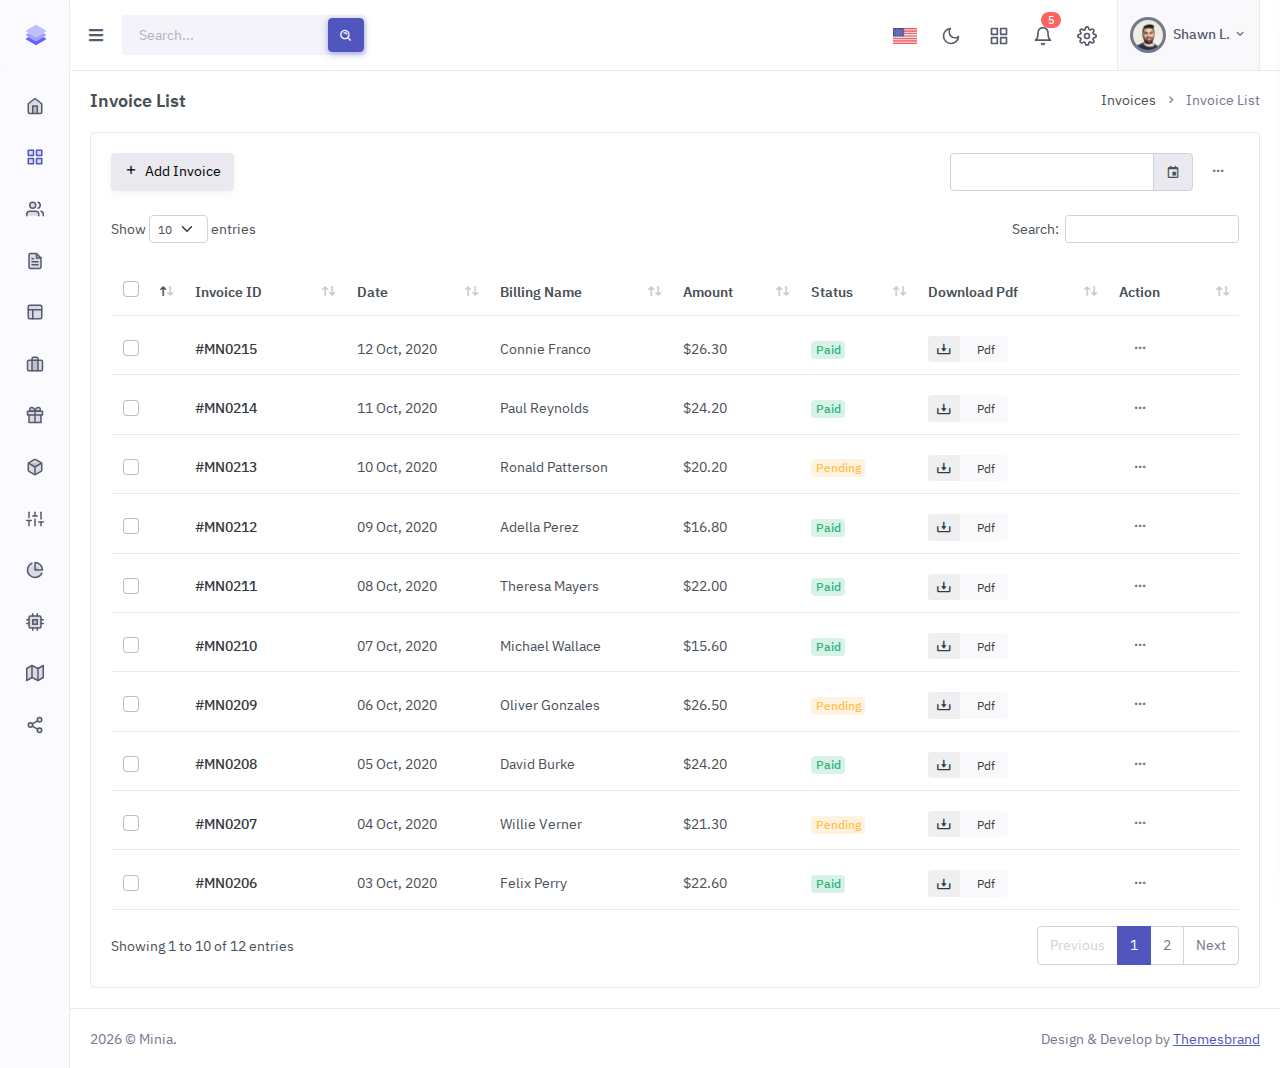
<file: docs/Template_Minia/apps-invoices-list.html>
﻿<!doctype html>
<html lang="en">

    <head>
        
        <meta charset="utf-8">
        <title>Invoice List | Minia - Minimal Admin & Dashboard Template</title>
        <meta name="viewport" content="width=device-width, initial-scale=1.0">
        <meta content="Premium Multipurpose Admin & Dashboard Template" name="description">
        <meta content="Themesbrand" name="author">

        <!-- flatpickr css -->
        <link href="static/css/flatpickr.min-1.css" rel="stylesheet" type="text/css">

        <!-- DataTables -->
        <link href="static/css/dataTables.bootstrap4.min-1.css" rel="stylesheet" type="text/css">

        <!-- Responsive datatable examples -->
        <link href="static/css/responsive.bootstrap4.min-1.css" rel="stylesheet" type="text/css"> 

        <!-- preloader css -->
        <link rel="stylesheet" href="static/css/preloader.min-1.css" type="text/css">

        <!-- Bootstrap Css -->
        <link href="static/css/bootstrap.min-1.css" id="bootstrap-style" rel="stylesheet" type="text/css">
        <!-- Icons Css -->
        <link href="static/css/icons.min-1.css" rel="stylesheet" type="text/css">
        <!-- App Css-->
        <link href="static/css/app.min-1.css" id="app-style" rel="stylesheet" type="text/css">

    </head>

    <body>

    <!-- <body data-layout="horizontal"> -->

        <!-- Begin page -->
        <div id="layout-wrapper">

            
            <header id="page-topbar">
                <div class="navbar-header">
                    <div class="d-flex">
                        <!-- LOGO -->
                        <div class="navbar-brand-box">
                            <a href="index-1.html" class="logo logo-dark">
                                <span class="logo-sm">
                                    <img src="static/picture/logo-sm-1.svg" alt="" height="24">
                                </span>
                                <span class="logo-lg">
                                    <img src="static/picture/logo-sm-1.svg" alt="" height="24"> <span class="logo-txt">Minia</span>
                                </span>
                            </a>

                            <a href="index-1.html" class="logo logo-light">
                                <span class="logo-sm">
                                    <img src="static/picture/logo-sm-1.svg" alt="" height="24">
                                </span>
                                <span class="logo-lg">
                                    <img src="static/picture/logo-sm-1.svg" alt="" height="24"> <span class="logo-txt">Minia</span>
                                </span>
                            </a>
                        </div>

                        <button type="button" class="btn btn-sm px-3 font-size-16 header-item" id="vertical-menu-btn">
                            <i class="fa fa-fw fa-bars"></i>
                        </button>

                        <!-- App Search-->
                        <form class="app-search d-none d-lg-block">
                            <div class="position-relative">
                                <input type="text" class="form-control" placeholder="Search...">
                                <button class="btn btn-primary" type="button"><i class="bx bx-search-alt align-middle"></i></button>
                            </div>
                        </form>
                    </div>

                    <div class="d-flex">

                        <div class="dropdown d-inline-block d-lg-none ms-2">
                            <button type="button" class="btn header-item" id="page-header-search-dropdown" data-bs-toggle="dropdown" aria-haspopup="true" aria-expanded="false">
                                <i data-feather="search" class="icon-lg"></i>
                            </button>
                            <div class="dropdown-menu dropdown-menu-lg dropdown-menu-end p-0" aria-labelledby="page-header-search-dropdown">
        
                                <form class="p-3">
                                    <div class="form-group m-0">
                                        <div class="input-group">
                                            <input type="text" class="form-control" placeholder="Search ..." aria-label="Search Result">

                                            <button class="btn btn-primary" type="submit"><i class="mdi mdi-magnify"></i></button>
                                        </div>
                                    </div>
                                </form>
                            </div>
                        </div>

                        <div class="dropdown d-none d-sm-inline-block">
                            <button type="button" class="btn header-item" data-bs-toggle="dropdown" aria-haspopup="true" aria-expanded="false">
                                <img id="header-lang-img" src="static/picture/us-1.jpg" alt="Header Language" height="16">
                            </button>
                            <div class="dropdown-menu dropdown-menu-end">

                                <!-- item-->
                                <a href="javascript:void(0);" class="dropdown-item notify-item language" data-lang="en">
                                    <img src="static/picture/us-1.jpg" alt="user-image" class="me-1" height="12"> <span class="align-middle">English</span>
                                </a>
                                <!-- item-->
                                <a href="javascript:void(0);" class="dropdown-item notify-item language" data-lang="sp">
                                    <img src="static/picture/spain-1.jpg" alt="user-image" class="me-1" height="12"> <span class="align-middle">Spanish</span>
                                </a>

                                <!-- item-->
                                <a href="javascript:void(0);" class="dropdown-item notify-item language" data-lang="gr">
                                    <img src="static/picture/germany-1.jpg" alt="user-image" class="me-1" height="12"> <span class="align-middle">German</span>
                                </a>

                                <!-- item-->
                                <a href="javascript:void(0);" class="dropdown-item notify-item language" data-lang="it">
                                    <img src="static/picture/italy-1.jpg" alt="user-image" class="me-1" height="12"> <span class="align-middle">Italian</span>
                                </a>

                                <!-- item-->
                                <a href="javascript:void(0);" class="dropdown-item notify-item language" data-lang="ru">
                                    <img src="static/picture/russia-1.jpg" alt="user-image" class="me-1" height="12"> <span class="align-middle">Russian</span>
                                </a>
                            </div>
                        </div>

                        <div class="dropdown d-none d-sm-inline-block">
                            <button type="button" class="btn header-item" id="mode-setting-btn">
                                <i data-feather="moon" class="icon-lg layout-mode-dark"></i>
                                <i data-feather="sun" class="icon-lg layout-mode-light"></i>
                            </button>
                        </div>

                        <div class="dropdown d-none d-lg-inline-block ms-1">
                            <button type="button" class="btn header-item" data-bs-toggle="dropdown" aria-haspopup="true" aria-expanded="false">
                                <i data-feather="grid" class="icon-lg"></i>
                            </button>
                            <div class="dropdown-menu dropdown-menu-lg dropdown-menu-end">
                                <div class="p-2">
                                    <div class="row g-0">
                                        <div class="col">
                                            <a class="dropdown-icon-item" href="#">
                                                <img src="static/picture/github-1.png" alt="Github">
                                                <span>GitHub</span>
                                            </a>
                                        </div>
                                        <div class="col">
                                            <a class="dropdown-icon-item" href="#">
                                                <img src="static/picture/bitbucket-1.png" alt="bitbucket">
                                                <span>Bitbucket</span>
                                            </a>
                                        </div>
                                        <div class="col">
                                            <a class="dropdown-icon-item" href="#">
                                                <img src="static/picture/dribbble-1.png" alt="dribbble">
                                                <span>Dribbble</span>
                                            </a>
                                        </div>
                                    </div>

                                    <div class="row g-0">
                                        <div class="col">
                                            <a class="dropdown-icon-item" href="#">
                                                <img src="static/picture/dropbox-1.png" alt="dropbox">
                                                <span>Dropbox</span>
                                            </a>
                                        </div>
                                        <div class="col">
                                            <a class="dropdown-icon-item" href="#">
                                                <img src="static/picture/mail_chimp-1.png" alt="mail_chimp">
                                                <span>Mail Chimp</span>
                                            </a>
                                        </div>
                                        <div class="col">
                                            <a class="dropdown-icon-item" href="#">
                                                <img src="static/picture/slack-1.png" alt="slack">
                                                <span>Slack</span>
                                            </a>
                                        </div>
                                    </div>
                                </div>
                            </div>
                        </div>

                        <div class="dropdown d-inline-block">
                            <button type="button" class="btn header-item noti-icon position-relative" id="page-header-notifications-dropdown" data-bs-toggle="dropdown" aria-haspopup="true" aria-expanded="false">
                                <i data-feather="bell" class="icon-lg"></i>
                                <span class="badge bg-danger rounded-pill">5</span>
                            </button>
                            <div class="dropdown-menu dropdown-menu-lg dropdown-menu-end p-0" aria-labelledby="page-header-notifications-dropdown">
                                <div class="p-3">
                                    <div class="row align-items-center">
                                        <div class="col">
                                            <h6 class="m-0"> Notifications </h6>
                                        </div>
                                        <div class="col-auto">
                                            <a href="#!" class="small text-reset text-decoration-underline"> Unread (3)</a>
                                        </div>
                                    </div>
                                </div>
                                <div data-simplebar="" style="max-height: 230px;">
                                    <a href="#!" class="text-reset notification-item">
                                        <div class="d-flex">
                                            <div class="flex-shrink-0 me-3">
                                                <img src="static/picture/avatar-3-1.jpg" class="rounded-circle avatar-sm" alt="user-pic">
                                            </div>
                                            <div class="flex-grow-1">
                                                <h6 class="mb-1">James Lemire</h6>
                                                <div class="font-size-13 text-muted">
                                                    <p class="mb-1">It will seem like simplified English.</p>
                                                    <p class="mb-0"><i class="mdi mdi-clock-outline"></i> <span>1 hours ago</span></p>
                                                </div>
                                            </div>
                                        </div>
                                    </a>
                                    <a href="#!" class="text-reset notification-item">
                                        <div class="d-flex">
                                            <div class="flex-shrink-0 avatar-sm me-3">
                                                <span class="avatar-title bg-primary rounded-circle font-size-16">
                                                    <i class="bx bx-cart"></i>
                                                </span>
                                            </div>
                                            <div class="flex-grow-1">
                                                <h6 class="mb-1">Your order is placed</h6>
                                                <div class="font-size-13 text-muted">
                                                    <p class="mb-1">If several languages coalesce the grammar</p>
                                                    <p class="mb-0"><i class="mdi mdi-clock-outline"></i> <span>3 min ago</span></p>
                                                </div>
                                            </div>
                                        </div>
                                    </a>
                                    <a href="#!" class="text-reset notification-item">
                                        <div class="d-flex">
                                            <div class="flex-shrink-0 avatar-sm me-3">
                                                <span class="avatar-title bg-success rounded-circle font-size-16">
                                                    <i class="bx bx-badge-check"></i>
                                                </span>
                                            </div>
                                            <div class="flex-grow-1">
                                                <h6 class="mb-1">Your item is shipped</h6>
                                                <div class="font-size-13 text-muted">
                                                    <p class="mb-1">If several languages coalesce the grammar</p>
                                                    <p class="mb-0"><i class="mdi mdi-clock-outline"></i> <span>3 min ago</span></p>
                                                </div>
                                            </div>
                                        </div>
                                    </a>

                                    <a href="#!" class="text-reset notification-item">
                                        <div class="d-flex">
                                            <div class="flex-shrink-0 me-3">
                                                <img src="static/picture/avatar-6-1.jpg" class="rounded-circle avatar-sm" alt="user-pic">
                                            </div>
                                            <div class="flex-grow-1">
                                                <h6 class="mb-1">Salena Layfield</h6>
                                                <div class="font-size-13 text-muted">
                                                    <p class="mb-1">As a skeptical Cambridge friend of mine occidental.</p>
                                                    <p class="mb-0"><i class="mdi mdi-clock-outline"></i> <span>1 hours ago</span></p>
                                                </div>
                                            </div>
                                        </div>
                                    </a>
                                </div>
                                <div class="p-2 border-top d-grid">
                                    <a class="btn btn-sm btn-link font-size-14 text-center" href="javascript:void(0)">
                                        <i class="mdi mdi-arrow-right-circle me-1"></i> <span>View More..</span> 
                                    </a>
                                </div>
                            </div>
                        </div>

                        <div class="dropdown d-inline-block">
                            <button type="button" class="btn header-item right-bar-toggle me-2">
                                <i data-feather="settings" class="icon-lg"></i>
                            </button>
                        </div>

                        <div class="dropdown d-inline-block">
                            <button type="button" class="btn header-item bg-soft-light border-start border-end" id="page-header-user-dropdown" data-bs-toggle="dropdown" aria-haspopup="true" aria-expanded="false">
                                <img class="rounded-circle header-profile-user" src="static/picture/avatar-1-1.jpg" alt="Header Avatar">
                                <span class="d-none d-xl-inline-block ms-1 fw-medium">Shawn L.</span>
                                <i class="mdi mdi-chevron-down d-none d-xl-inline-block"></i>
                            </button>
                            <div class="dropdown-menu dropdown-menu-end">
                                <!-- item-->
                                <a class="dropdown-item" href="apps-contacts-profile-1.html"><i class="mdi mdi-face-profile font-size-16 align-middle me-1"></i> Profile</a>
                                <a class="dropdown-item" href="auth-lock-screen-1.html"><i class="mdi mdi-lock font-size-16 align-middle me-1"></i> Lock screen</a>
                                <div class="dropdown-divider"></div>
                                <a class="dropdown-item" href="auth-logout-1.html"><i class="mdi mdi-logout font-size-16 align-middle me-1"></i> Logout</a>
                            </div>
                        </div>

                    </div>
                </div>
            </header>

            <!-- ========== Left Sidebar Start ========== -->
            <div class="vertical-menu">

                <div data-simplebar="" class="h-100">

                    <!--- Sidemenu -->
                    <div id="sidebar-menu">
                        <!-- Left Menu Start -->
                        <ul class="metismenu list-unstyled" id="side-menu">
                            <li class="menu-title" data-key="t-menu">Menu</li>

                            <li>
                                <a href="index-1.html">
                                    <i data-feather="home"></i>
                                    <span data-key="t-dashboard">Dashboard</span>
                                </a>
                            </li>

                            <li>
                                <a href="javascript: void(0);" class="has-arrow">
                                    <i data-feather="grid"></i>
                                    <span data-key="t-apps">Apps</span>
                                </a>
                                <ul class="sub-menu" aria-expanded="false">
                                    <li>
                                        <a href="apps-calendar-1.html">
                                            <span data-key="t-calendar">Calendar</span>
                                        </a>
                                    </li>
        
                                    <li>
                                        <a href="apps-chat-1.html">
                                            <span data-key="t-chat">Chat</span>
                                        </a>
                                    </li>
        
                                    <li>
                                        <a href="javascript: void(0);" class="has-arrow">
                                            <span data-key="t-email">Email</span>
                                        </a>
                                        <ul class="sub-menu" aria-expanded="false">
                                            <li><a href="apps-email-inbox-1.html" data-key="t-inbox">Inbox</a></li>
                                            <li><a href="apps-email-read-1.html" data-key="t-read-email">Read Email</a></li>
                                        </ul>
                                    </li>
                                    <li>
                                        <a href="javascript: void(0);" class="has-arrow">
                                            <span data-key="t-invoices">Invoices</span>
                                        </a>
                                        <ul class="sub-menu" aria-expanded="false">
                                            <li><a href="" data-key="t-invoice-list">Invoice List</a></li>
                                            <li><a href="apps-invoices-detail-1.html" data-key="t-invoice-detail">Invoice Detail</a></li>
                                        </ul>
                                    </li>
                                    <li>
                                        <a href="javascript: void(0);" class="has-arrow">
                                            <span data-key="t-contacts">Contacts</span>
                                        </a>
                                        <ul class="sub-menu" aria-expanded="false">
                                            <li><a href="apps-contacts-grid-1.html" data-key="t-user-grid">User Grid</a></li>
                                            <li><a href="apps-contacts-list-1.html" data-key="t-user-list">User List</a></li>
                                            <li><a href="apps-contacts-profile-1.html" data-key="t-profile">Profile</a></li>
                                        </ul>
                                    </li>
                                </ul>
                            </li>

                            <li>
                                <a href="javascript: void(0);" class="has-arrow">
                                    <i data-feather="users"></i>
                                    <span data-key="t-authentication">Authentication</span>
                                </a>
                                <ul class="sub-menu" aria-expanded="false">
                                    <li><a href="auth-login.html" data-key="t-login">Login</a></li>
                                    <li><a href="auth-register-1.html" data-key="t-register">Register</a></li>
                                    <li><a href="auth-recoverpw-1.html" data-key="t-recover-password">Recover Password</a></li>
                                    <li><a href="auth-lock-screen-1.html" data-key="t-lock-screen">Lock Screen</a></li>
                                    <li><a href="auth-logout-1.html" data-key="t-logout">Log Out</a></li>
                                    <li><a href="auth-confirm-mail-1.html" data-key="t-confirm-mail">Confirm Mail</a></li>
                                    <li><a href="auth-email-verification-1.html" data-key="t-email-verification">Email Verification</a></li>
                                    <li><a href="auth-two-step-verification-1.html" data-key="t-two-step-verification">Two Step Verification</a></li>
                                </ul>
                            </li>

                            <li>
                                <a href="javascript: void(0);" class="has-arrow">
                                    <i data-feather="file-text"></i>
                                    <span data-key="t-pages">Pages</span>
                                </a>
                                <ul class="sub-menu" aria-expanded="false">
                                    <li><a href="pages-starter-1.html" data-key="t-starter-page">Starter Page</a></li>
                                    <li><a href="pages-maintenance-1.html" data-key="t-maintenance">Maintenance</a></li>
                                    <li><a href="pages-comingsoon-1.html" data-key="t-coming-soon">Coming Soon</a></li>
                                    <li><a href="pages-timeline-1.html" data-key="t-timeline">Timeline</a></li>
                                    <li><a href="pages-faqs-1.html" data-key="t-faqs">FAQs</a></li>
                                    <li><a href="pages-pricing-1.html" data-key="t-pricing">Pricing</a></li>
                                    <li><a href="pages-404-1.html" data-key="t-error-404">Error 404</a></li>
                                    <li><a href="pages-500-1.html" data-key="t-error-500">Error 500</a></li>
                                </ul>
                            </li>

                            <li>
                                <a href="layouts-horizontal-1.html">
                                    <i data-feather="layout"></i>
                                    <span data-key="t-horizontal">Horizontal</span>
                                </a>
                            </li>

                            <li class="menu-title mt-2" data-key="t-components">Elements</li>

                            <li>
                                <a href="javascript: void(0);" class="has-arrow">
                                    <i data-feather="briefcase"></i>
                                    <span data-key="t-components">Components</span>
                                </a>
                                <ul class="sub-menu" aria-expanded="false">
                                    <li><a href="ui-alerts-1.html" data-key="t-alerts">Alerts</a></li>
                                    <li><a href="ui-buttons-1.html" data-key="t-buttons">Buttons</a></li>
                                    <li><a href="ui-cards-1.html" data-key="t-cards">Cards</a></li>
                                    <li><a href="ui-carousel-1.html" data-key="t-carousel">Carousel</a></li>
                                    <li><a href="ui-dropdowns-1.html" data-key="t-dropdowns">Dropdowns</a></li>
                                    <li><a href="ui-grid-1.html" data-key="t-grid">Grid</a></li>
                                    <li><a href="ui-images-1.html" data-key="t-images">Images</a></li>
                                    <li><a href="ui-modals-1.html" data-key="t-modals">Modals</a></li>
                                    <li><a href="ui-offcanvas-1.html" data-key="t-offcanvas">Offcanvas</a></li>
                                    <li><a href="ui-progressbars-1.html" data-key="t-progress-bars">Progress Bars</a></li>
                                    <li><a href="ui-tabs-accordions-1.html" data-key="t-tabs-accordions">Tabs & Accordions</a></li>
                                    <li><a href="ui-typography-1.html" data-key="t-typography">Typography</a></li>
                                    <li><a href="ui-video-1.html" data-key="t-video">Video</a></li>
                                    <li><a href="ui-general-1.html" data-key="t-general">General</a></li>
                                    <li><a href="ui-colors-1.html" data-key="t-colors">Colors</a></li>
                                </ul>
                            </li>

                            <li>
                                <a href="javascript: void(0);" class="has-arrow">
                                    <i data-feather="gift"></i>
                                    <span data-key="t-ui-elements">Extended</span>
                                </a>
                                <ul class="sub-menu" aria-expanded="false">
                                    <li><a href="extended-lightbox-1.html" data-key="t-lightbox">Lightbox</a></li>
                                    <li><a href="extended-rangeslider-1.html" data-key="t-range-slider">Range Slider</a></li>
                                    <li><a href="extended-sweet-alert-1.html" data-key="t-sweet-alert">SweetAlert 2</a></li>
                                    <li><a href="extended-session-timeout-1.html" data-key="t-session-timeout">Session Timeout</a></li>
                                    <li><a href="extended-rating-1.html" data-key="t-rating">Rating</a></li>
                                    <li><a href="extended-notifications-1.html" data-key="t-notifications">Notifications</a></li>
                                </ul>
                            </li>

                            <li>
                                <a href="javascript: void(0);">
                                    <i data-feather="box"></i>
                                    <span class="badge rounded-pill bg-soft-danger text-danger float-end">7</span>
                                    <span data-key="t-forms">Forms</span>
                                </a>
                                <ul class="sub-menu" aria-expanded="false">
                                    <li><a href="form-elements-1.html" data-key="t-form-elements">Basic Elements</a></li>
                                    <li><a href="form-validation-1.html" data-key="t-form-validation">Validation</a></li>
                                    <li><a href="form-advanced-1.html" data-key="t-form-advanced">Advanced Plugins</a></li>
                                    <li><a href="form-editors-1.html" data-key="t-form-editors">Editors</a></li>
                                    <li><a href="form-uploads-1.html" data-key="t-form-upload">File Upload</a></li>
                                    <li><a href="form-wizard-1.html" data-key="t-form-wizard">Wizard</a></li>
                                    <li><a href="form-mask-1.html" data-key="t-form-mask">Mask</a></li>
                                </ul>
                            </li>

                            <li>
                                <a href="javascript: void(0);" class="has-arrow">
                                    <i data-feather="sliders"></i>
                                    <span data-key="t-tables">Tables</span>
                                </a>
                                <ul class="sub-menu" aria-expanded="false">
                                    <li><a href="tables-basic-1.html" data-key="t-basic-tables">Bootstrap Basic</a></li>
                                    <li><a href="tables-datatable-1.html" data-key="t-data-tables">DataTables</a></li>
                                    <li><a href="tables-responsive-1.html" data-key="t-responsive-table">Responsive</a></li>
                                    <li><a href="tables-editable-1.html" data-key="t-editable-table">Editable</a></li>
                                </ul>
                            </li>

                            <li>
                                <a href="javascript: void(0);" class="has-arrow">
                                    <i data-feather="pie-chart"></i>
                                    <span data-key="t-charts">Charts</span>
                                </a>
                                <ul class="sub-menu" aria-expanded="false">
                                    <li><a href="charts-apex-1.html" data-key="t-apex-charts">Apexcharts</a></li>
                                    <li><a href="charts-echart-1.html" data-key="t-e-charts">Echarts</a></li>
                                    <li><a href="charts-chartjs-1.html" data-key="t-chartjs-charts">Chartjs</a></li>
                                    <li><a href="charts-knob-1.html" data-key="t-knob-charts">Jquery Knob</a></li>
                                    <li><a href="charts-sparkline-1.html" data-key="t-sparkline-charts">Sparkline</a></li>
                                </ul>
                            </li>

                            <li>
                                <a href="javascript: void(0);" class="has-arrow">
                                    <i data-feather="cpu"></i>
                                    <span data-key="t-icons">Icons</span>
                                </a>
                                <ul class="sub-menu" aria-expanded="false">
                                    <li><a href="icons-boxicons-1.html" data-key="t-boxicons">Boxicons</a></li>
                                    <li><a href="icons-materialdesign-1.html" data-key="t-material-design">Material Design</a></li>
                                    <li><a href="icons-dripicons-1.html" data-key="t-dripicons">Dripicons</a></li>
                                    <li><a href="icons-fontawesome-1.html" data-key="t-font-awesome">Font Awesome 5</a></li>
                                </ul>
                            </li>

                            <li>
                                <a href="javascript: void(0);" class="has-arrow">
                                    <i data-feather="map"></i>
                                    <span data-key="t-maps">Maps</span>
                                </a>
                                <ul class="sub-menu" aria-expanded="false">
                                    <li><a href="maps-google-1.html" data-key="t-g-maps">Google</a></li>
                                    <li><a href="maps-vector-1.html" data-key="t-v-maps">Vector</a></li>
                                    <li><a href="maps-leaflet-1.html" data-key="t-l-maps">Leaflet</a></li>
                                </ul>
                            </li>

                            <li>
                                <a href="javascript: void(0);" class="has-arrow">
                                    <i data-feather="share-2"></i>
                                    <span data-key="t-multi-level">Multi Level</span>
                                </a>
                                <ul class="sub-menu" aria-expanded="true">
                                    <li><a href="javascript: void(0);" data-key="t-level-1-1">Level 1.1</a></li>
                                    <li>
                                        <a href="javascript: void(0);" class="has-arrow" data-key="t-level-1-2">Level 1.2</a>
                                        <ul class="sub-menu" aria-expanded="true">
                                            <li><a href="javascript: void(0);" data-key="t-level-2-1">Level 2.1</a></li>
                                            <li><a href="javascript: void(0);" data-key="t-level-2-2">Level 2.2</a></li>
                                        </ul>
                                    </li>
                                </ul>
                            </li>

                        </ul>

                        <div class="card sidebar-alert border-0 text-center mx-4 mb-0 mt-5">
                            <div class="card-body">
                                <img src="static/picture/giftbox-1.png" alt="">
                                <div class="mt-4">
                                    <h5 class="alertcard-title font-size-16">Unlimited Access</h5>
                                    <p class="font-size-13">Upgrade your plan from a Free trial, to select ‘Business Plan’.</p>
                                    <a href="#!" class="btn btn-primary mt-2">Upgrade Now</a>
                                </div>
                            </div>
                        </div>
                    </div>
                    <!-- Sidebar -->
                </div>
            </div>
            <!-- Left Sidebar End -->

            

            <!-- ============================================================== -->
            <!-- Start right Content here -->
            <!-- ============================================================== -->
            <div class="main-content">

                <div class="page-content">
                    <div class="container-fluid">

                        <!-- start page title -->
                        <div class="row">
                            <div class="col-12">
                                <div class="page-title-box d-sm-flex align-items-center justify-content-between">
                                    <h4 class="mb-sm-0 font-size-18">Invoice List</h4>

                                    <div class="page-title-right">
                                        <ol class="breadcrumb m-0">
                                            <li class="breadcrumb-item"><a href="javascript: void(0);">Invoices</a></li>
                                            <li class="breadcrumb-item active">Invoice List</li>
                                        </ol>
                                    </div>

                                </div>
                            </div>
                        </div>
                        <!-- end page title -->

                        <div class="row">
                            <div class="col-lg-12">
                                <div class="card">
                                    <div class="card-body">
                                        <div class="row">
                                            <div class="col-sm">
                                                <div class="mb-4">
                                                    <button type="button" class="btn btn-light waves-effect waves-light"><i class="bx bx-plus me-1"></i> Add Invoice</button>
                                                </div>
                                            </div>
                                            <div class="col-sm-auto">
                                                <div class="d-flex align-items-center gap-1 mb-4">
                                                    <div class="input-group">
                                                        <input type="text" class="form-control" id="datepicker-range">
                                                        <span class="input-group-text"><i class="bx bx-calendar-event"></i></span>
                                                    </div>
                                                    <div class="dropdown">
                                                        <a class="btn btn-link text-muted py-1 font-size-16 shadow-none dropdown-toggle" href="#" role="button" data-bs-toggle="dropdown" aria-expanded="false">
                                                            <i class="bx bx-dots-horizontal-rounded"></i>
                                                        </a>
                                                      
                                                        <ul class="dropdown-menu dropdown-menu-end">
                                                            <li><a class="dropdown-item" href="#">Action</a></li>
                                                            <li><a class="dropdown-item" href="#">Another action</a></li>
                                                            <li><a class="dropdown-item" href="#">Something else here</a></li>
                                                        </ul>
                                                    </div>
                                                </div>
                                            </div>
                                        </div>
                                        <!-- end row -->

                                        <div class="table-responsive">
                                            <table class="table align-middle datatable dt-responsive table-check nowrap" style="border-collapse: collapse; border-spacing: 0 8px; width: 100%;">
                                                <thead>
                                                    <tr class="bg-transparent">
                                                        <th style="width: 30px;">
                                                            <div class="form-check font-size-16">
                                                                <input type="checkbox" name="check" class="form-check-input" id="checkAll">
                                                                <label class="form-check-label" for="checkAll"></label>
                                                            </div>
                                                        </th>
                                                        <th style="width: 120px;">Invoice ID</th>
                                                        <th>Date</th>
                                                        <th>Billing Name</th>
                                                        <th>Amount</th>
                                                        <th>Status</th>
                                                        <th style="width: 150px;">Download Pdf</th>
                                                        <th style="width: 90px;">Action</th>
                                                    </tr>
                                                </thead>
                                                <tbody>
        
                                                    <tr>
                                                        <td>
                                                            <div class="form-check font-size-16">
                                                                <input type="checkbox" class="form-check-input">
                                                                <label class="form-check-label"></label>
                                                            </div>
                                                        </td>
                                                        
                                                        <td><a href="javascript: void(0);" class="text-dark fw-medium">#MN0215</a> </td>
                                                        <td>
                                                            12 Oct, 2020
                                                        </td>
                                                        <td>Connie Franco</td>
                                                        
                                                        <td>
                                                            $26.30
                                                        </td>
                                                        <td>
                                                            <div class="badge badge-soft-success font-size-12">Paid</div>
                                                        </td>
                                                        <td>
                                                            <div>
                                                                <button type="button" class="btn btn-soft-light btn-sm w-xs waves-effect btn-label waves-light"><i class="bx bx-download label-icon"></i> Pdf</button>
                                                            </div>
                                                        </td>
                                                        
                                                        <td>
                                                            <div class="dropdown">
                                                                <button class="btn btn-link font-size-16 shadow-none py-0 text-muted dropdown-toggle" type="button" data-bs-toggle="dropdown" aria-expanded="false">
                                                                    <i class="bx bx-dots-horizontal-rounded"></i>
                                                                </button>
                                                                <ul class="dropdown-menu dropdown-menu-end">
                                                                    <li><a class="dropdown-item" href="#">Edit</a></li>
                                                                    <li><a class="dropdown-item" href="#">Print</a></li>
                                                                    <li><a class="dropdown-item" href="#">Delete</a></li>
                                                                </ul>
                                                            </div>
                                                        </td>
                                                    </tr>
                                                    <tr>
                                                        <td>
                                                            <div class="form-check font-size-16">
                                                                <input type="checkbox" class="form-check-input">
                                                                <label class="form-check-label"></label>
                                                            </div>
                                                        </td>
                                                        
                                                        <td><a href="javascript: void(0);" class="text-dark fw-medium">#MN0214</a> </td>
                                                        <td>
                                                            11 Oct, 2020
                                                        </td>
                                                        <td>Paul Reynolds</td>
                                                        
                                                        <td>
                                                            $24.20
                                                        </td>
                                                        <td>
                                                            <div class="badge badge-soft-success font-size-12">Paid</div>
                                                        </td>
                                                        <td>
                                                            <div>
                                                                <button type="button" class="btn btn-soft-light btn-sm w-xs waves-effect btn-label waves-light"><i class="bx bx-download label-icon"></i> Pdf</button>
                                                            </div>
                                                        </td>
                                                        <td>
                                                            <div class="dropdown">
                                                                <button class="btn btn-link font-size-16 shadow-none py-0 text-muted dropdown-toggle" type="button" data-bs-toggle="dropdown" aria-expanded="false">
                                                                    <i class="bx bx-dots-horizontal-rounded"></i>
                                                                </button>
                                                                <ul class="dropdown-menu dropdown-menu-end">
                                                                    <li><a class="dropdown-item" href="#">Edit</a></li>
                                                                    <li><a class="dropdown-item" href="#">Print</a></li>
                                                                    <li><a class="dropdown-item" href="#">Delete</a></li>
                                                                </ul>
                                                            </div>
                                                        </td>
                                                    </tr>
                                                    <tr>
                                                        <td>
                                                            <div class="form-check font-size-16">
                                                                <input type="checkbox" class="form-check-input">
                                                                <label class="form-check-label"></label>
                                                            </div>
                                                        </td>
                                                        
                                                        <td><a href="javascript: void(0);" class="text-dark fw-medium">#MN0213</a> </td>
                                                        <td>
                                                            10 Oct, 2020
                                                        </td>
                                                        <td>Ronald Patterson</td>
                                                        
                                                        <td>
                                                            $20.20
                                                        </td>
                                                        <td>
                                                            <div class="badge badge-soft-warning font-size-12">Pending</div>
                                                        </td>
                                                        <td>
                                                            <div>
                                                                <button type="button" class="btn btn-soft-light btn-sm w-xs waves-effect btn-label waves-light"><i class="bx bx-download label-icon"></i> Pdf</button>
                                                            </div>
                                                        </td>
                                                        <td>
                                                            <div class="dropdown">
                                                                <button class="btn btn-link font-size-16 shadow-none py-0 text-muted dropdown-toggle" type="button" data-bs-toggle="dropdown" aria-expanded="false">
                                                                    <i class="bx bx-dots-horizontal-rounded"></i>
                                                                </button>
                                                                <ul class="dropdown-menu dropdown-menu-end">
                                                                    <li><a class="dropdown-item" href="#">Edit</a></li>
                                                                    <li><a class="dropdown-item" href="#">Print</a></li>
                                                                    <li><a class="dropdown-item" href="#">Delete</a></li>
                                                                </ul>
                                                            </div>
                                                        </td>
                                                    </tr>
                                                    <tr>
                                                        <td>
                                                            <div class="form-check font-size-16">
                                                                <input type="checkbox" class="form-check-input">
                                                                <label class="form-check-label"></label>
                                                            </div>
                                                        </td>
                                                        
                                                        <td><a href="javascript: void(0);" class="text-dark fw-medium">#MN0212</a> </td>
                                                        <td>
                                                            09 Oct, 2020
                                                        </td>
                                                        <td>Adella Perez</td>
                                                        
                                                        <td>
                                                            $16.80
                                                        </td>
                                                        <td>
                                                            <div class="badge badge-soft-success font-size-12">Paid</div>
                                                        </td>
                                                        <td>
                                                            <div>
                                                                <button type="button" class="btn btn-soft-light btn-sm w-xs waves-effect btn-label waves-light"><i class="bx bx-download label-icon"></i> Pdf</button>
                                                            </div>
                                                        </td>
                                                        <td>
                                                            <div class="dropdown">
                                                                <button class="btn btn-link font-size-16 shadow-none py-0 text-muted dropdown-toggle" type="button" data-bs-toggle="dropdown" aria-expanded="false">
                                                                    <i class="bx bx-dots-horizontal-rounded"></i>
                                                                </button>
                                                                <ul class="dropdown-menu dropdown-menu-end">
                                                                    <li><a class="dropdown-item" href="#">Edit</a></li>
                                                                    <li><a class="dropdown-item" href="#">Print</a></li>
                                                                    <li><a class="dropdown-item" href="#">Delete</a></li>
                                                                </ul>
                                                            </div>
                                                        </td>
                                                    </tr>
                                                    <tr>
                                                        <td>
                                                            <div class="form-check font-size-16">
                                                                <input type="checkbox" class="form-check-input">
                                                                <label class="form-check-label"></label>
                                                            </div>
                                                        </td>
                                                        
                                                        <td><a href="javascript: void(0);" class="text-dark fw-medium">#MN0211</a> </td>
                                                        <td>
                                                            08 Oct, 2020
                                                        </td>
                                                        <td>Theresa Mayers</td>
                                                        
                                                        <td>
                                                            $22.00
                                                        </td>
                                                        <td>
                                                            <div class="badge badge-soft-success font-size-12">Paid</div>
                                                        </td>
                                                        <td>
                                                            <div>
                                                                <button type="button" class="btn btn-soft-light btn-sm w-xs waves-effect btn-label waves-light"><i class="bx bx-download label-icon"></i> Pdf</button>
                                                            </div>
                                                        </td>
                                                        <td>
                                                            <div class="dropdown">
                                                                <button class="btn btn-link font-size-16 shadow-none py-0 text-muted dropdown-toggle" type="button" data-bs-toggle="dropdown" aria-expanded="false">
                                                                    <i class="bx bx-dots-horizontal-rounded"></i>
                                                                </button>
                                                                <ul class="dropdown-menu dropdown-menu-end">
                                                                    <li><a class="dropdown-item" href="#">Edit</a></li>
                                                                    <li><a class="dropdown-item" href="#">Print</a></li>
                                                                    <li><a class="dropdown-item" href="#">Delete</a></li>
                                                                </ul>
                                                            </div>
                                                        </td>
                                                    </tr>
                                                    <tr>
                                                        <td>
                                                            <div class="form-check font-size-16">
                                                                <input type="checkbox" class="form-check-input">
                                                                <label class="form-check-label"></label>
                                                            </div>
                                                        </td>
                                                        
                                                        <td><a href="javascript: void(0);" class="text-dark fw-medium">#MN0210</a> </td>
                                                        <td>
                                                            07 Oct, 2020
                                                        </td>
                                                        <td>Michael Wallace</td>
                                                        
                                                        <td>
                                                            $15.60
                                                        </td>
                                                        <td>
                                                            <div class="badge badge-soft-success font-size-12">Paid</div>
                                                        </td>
                                                        <td>
                                                            <div>
                                                                <button type="button" class="btn btn-soft-light btn-sm w-xs waves-effect btn-label waves-light"><i class="bx bx-download label-icon"></i> Pdf</button>
                                                            </div>
                                                        </td>
                                                        <td>
                                                            <div class="dropdown">
                                                                <button class="btn btn-link font-size-16 shadow-none py-0 text-muted dropdown-toggle" type="button" data-bs-toggle="dropdown" aria-expanded="false">
                                                                    <i class="bx bx-dots-horizontal-rounded"></i>
                                                                </button>
                                                                <ul class="dropdown-menu dropdown-menu-end">
                                                                    <li><a class="dropdown-item" href="#">Edit</a></li>
                                                                    <li><a class="dropdown-item" href="#">Print</a></li>
                                                                    <li><a class="dropdown-item" href="#">Delete</a></li>
                                                                </ul>
                                                            </div>
                                                        </td>
                                                    </tr>
                                                    <tr>
                                                        <td>
                                                            <div class="form-check font-size-16">
                                                                <input type="checkbox" class="form-check-input">
                                                                <label class="form-check-label"></label>
                                                            </div>
                                                        </td>
                                                        
                                                        <td><a href="javascript: void(0);" class="text-dark fw-medium">#MN0209</a> </td>
                                                        <td>
                                                            06 Oct, 2020
                                                        </td>
                                                        <td>Oliver Gonzales</td>
                                                        
                                                        <td>
                                                            $26.50
                                                        </td>
                                                        <td>
                                                            <div class="badge badge-soft-warning font-size-12">Pending</div>
                                                        </td>
                                                        <td>
                                                            <div>
                                                                <button type="button" class="btn btn-soft-light btn-sm w-xs waves-effect btn-label waves-light"><i class="bx bx-download label-icon"></i> Pdf</button>
                                                            </div>
                                                        </td>
                                                        <td>
                                                            <div class="dropdown">
                                                                <button class="btn btn-link font-size-16 shadow-none py-0 text-muted dropdown-toggle" type="button" data-bs-toggle="dropdown" aria-expanded="false">
                                                                    <i class="bx bx-dots-horizontal-rounded"></i>
                                                                </button>
                                                                <ul class="dropdown-menu dropdown-menu-end">
                                                                    <li><a class="dropdown-item" href="#">Edit</a></li>
                                                                    <li><a class="dropdown-item" href="#">Print</a></li>
                                                                    <li><a class="dropdown-item" href="#">Delete</a></li>
                                                                </ul>
                                                            </div>
                                                        </td>
                                                    </tr>
                                                    <tr>
                                                        <td>
                                                            <div class="form-check font-size-16">
                                                                <input type="checkbox" class="form-check-input">
                                                                <label class="form-check-label"></label>
                                                            </div>
                                                        </td>
                                                        
                                                        <td><a href="javascript: void(0);" class="text-dark fw-medium">#MN0208</a> </td>
                                                        <td>
                                                            05 Oct, 2020
                                                        </td>
                                                        <td>David Burke</td>
                                                        
                                                        <td>
                                                            $24.20
                                                        </td>
                                                        <td>
                                                            <div class="badge badge-soft-success font-size-12">Paid</div>
                                                        </td>
                                                        <td>
                                                            <div>
                                                                <button type="button" class="btn btn-soft-light btn-sm w-xs waves-effect btn-label waves-light"><i class="bx bx-download label-icon"></i> Pdf</button>
                                                            </div>
                                                        </td>
                                                        <td>
                                                            <div class="dropdown">
                                                                <button class="btn btn-link font-size-16 shadow-none py-0 text-muted dropdown-toggle" type="button" data-bs-toggle="dropdown" aria-expanded="false">
                                                                    <i class="bx bx-dots-horizontal-rounded"></i>
                                                                </button>
                                                                <ul class="dropdown-menu dropdown-menu-end">
                                                                    <li><a class="dropdown-item" href="#">Edit</a></li>
                                                                    <li><a class="dropdown-item" href="#">Print</a></li>
                                                                    <li><a class="dropdown-item" href="#">Delete</a></li>
                                                                </ul>
                                                            </div>
                                                        </td>
                                                    </tr>
                                                    <tr>
                                                        <td>
                                                            <div class="form-check font-size-16">
                                                                <input type="checkbox" class="form-check-input">
                                                                <label class="form-check-label"></label>
                                                            </div>
                                                        </td>
                                                        
                                                        <td><a href="javascript: void(0);" class="text-dark fw-medium">#MN0207</a> </td>
                                                        <td>
                                                            04 Oct, 2020
                                                        </td>
                                                        <td>Willie Verner</td>
                                                        
                                                        <td>
                                                            $21.30
                                                        </td>
                                                        <td>
                                                            <div class="badge badge-soft-warning font-size-12">Pending</div>
                                                        </td>
                                                        <td>
                                                            <div>
                                                                <button type="button" class="btn btn-soft-light btn-sm w-xs waves-effect btn-label waves-light"><i class="bx bx-download label-icon"></i> Pdf</button>
                                                            </div>
                                                        </td>
                                                        <td>
                                                            <div class="dropdown">
                                                                <button class="btn btn-link font-size-16 shadow-none py-0 text-muted dropdown-toggle" type="button" data-bs-toggle="dropdown" aria-expanded="false">
                                                                    <i class="bx bx-dots-horizontal-rounded"></i>
                                                                </button>
                                                                <ul class="dropdown-menu dropdown-menu-end">
                                                                    <li><a class="dropdown-item" href="#">Edit</a></li>
                                                                    <li><a class="dropdown-item" href="#">Print</a></li>
                                                                    <li><a class="dropdown-item" href="#">Delete</a></li>
                                                                </ul>
                                                            </div>
                                                        </td>
                                                    </tr>
                                                    <tr>
                                                        <td>
                                                            <div class="form-check font-size-16">
                                                                <input type="checkbox" class="form-check-input">
                                                                <label class="form-check-labe10"></label>
                                                            </div>
                                                        </td>
                                                        
                                                        <td><a href="javascript: void(0);" class="text-dark fw-medium">#MN0206</a> </td>
                                                        <td>
                                                            03 Oct, 2020
                                                        </td>
                                                        <td>Felix Perry</td>
                                                        
                                                        <td>
                                                            $22.60
                                                        </td>
                                                        <td>
                                                            <div class="badge badge-soft-success font-size-12">Paid</div>
                                                        </td>
                                                        <td>
                                                            <div>
                                                                <button type="button" class="btn btn-soft-light btn-sm w-xs waves-effect btn-label waves-light"><i class="bx bx-download label-icon"></i> Pdf</button>
                                                            </div>
                                                        </td>
                                                        <td>
                                                            <div class="dropdown">
                                                                <button class="btn btn-link font-size-16 shadow-none py-0 text-muted dropdown-toggle" type="button" data-bs-toggle="dropdown" aria-expanded="false">
                                                                    <i class="bx bx-dots-horizontal-rounded"></i>
                                                                </button>
                                                                <ul class="dropdown-menu dropdown-menu-end">
                                                                    <li><a class="dropdown-item" href="#">Edit</a></li>
                                                                    <li><a class="dropdown-item" href="#">Print</a></li>
                                                                    <li><a class="dropdown-item" href="#">Delete</a></li>
                                                                </ul>
                                                            </div>
                                                        </td>
                                                    </tr>
                                                    <tr>
                                                        <td>
                                                            <div class="form-check font-size-16">
                                                                <input type="checkbox" class="form-check-input">
                                                                <label class="form-check-labe11"></label>
                                                            </div>
                                                        </td>
                                                        
                                                        <td><a href="javascript: void(0);" class="text-dark fw-medium">#MN0205</a> </td>
                                                        <td>
                                                            02 Oct, 2020
                                                        </td>
                                                        <td>Virgil Kelley</td>
                                                        
                                                        <td>
                                                            $18.20
                                                        </td>
                                                        <td>
                                                            <div class="badge badge-soft-success font-size-12">Paid</div>
                                                        </td>
                                                        <td>
                                                            <div>
                                                                <button type="button" class="btn btn-soft-light btn-sm w-xs waves-effect btn-label waves-light"><i class="bx bx-download label-icon"></i> Pdf</button>
                                                            </div>
                                                        </td>
                                                        <td>
                                                            <div class="dropdown">
                                                                <button class="btn btn-link font-size-16 shadow-none py-0 text-muted dropdown-toggle" type="button" data-bs-toggle="dropdown" aria-expanded="false">
                                                                    <i class="bx bx-dots-horizontal-rounded"></i>
                                                                </button>
                                                                <ul class="dropdown-menu dropdown-menu-end">
                                                                    <li><a class="dropdown-item" href="#">Edit</a></li>
                                                                    <li><a class="dropdown-item" href="#">Print</a></li>
                                                                    <li><a class="dropdown-item" href="#">Delete</a></li>
                                                                </ul>
                                                            </div>
                                                        </td>
                                                    </tr>
                                                    <tr>
                                                        <td>
                                                            <div class="form-check font-size-16">
                                                                <input type="checkbox" class="form-check-input">
                                                                <label class="form-check-labe12"></label>
                                                            </div>
                                                        </td>
                                                        
                                                        <td><a href="javascript: void(0);" class="text-dark fw-medium">#MN0204</a> </td>
                                                        <td>
                                                            01 Oct, 2020
                                                        </td>
                                                        <td>Matthew Lawler</td>
                                                        
                                                        <td>
                                                            $15.80
                                                        </td>
                                                        <td>
                                                            <div class="badge badge-soft-warning font-size-12">Pending</div>
                                                        </td>
                                                        <td>
                                                            <div>
                                                                <button type="button" class="btn btn-soft-light btn-sm w-xs waves-effect btn-label waves-light"><i class="bx bx-download label-icon"></i> Pdf</button>
                                                            </div>
                                                        </td>
                                                        <td>
                                                            <div class="dropdown">
                                                                <button class="btn btn-link font-size-16 shadow-none py-0 text-muted dropdown-toggle" type="button" data-bs-toggle="dropdown" aria-expanded="false">
                                                                    <i class="bx bx-dots-horizontal-rounded"></i>
                                                                </button>
                                                                <ul class="dropdown-menu dropdown-menu-end">
                                                                    <li><a class="dropdown-item" href="#">Edit</a></li>
                                                                    <li><a class="dropdown-item" href="#">Print</a></li>
                                                                    <li><a class="dropdown-item" href="#">Delete</a></li>
                                                                </ul>
                                                            </div>
                                                        </td>
                                                    </tr>
                                                </tbody>
                                            </table>
                                        </div>
                                        <!-- end table responsive -->
                                    </div>
                                    <!-- end card body -->
                                </div>
                                <!-- end card -->
                            </div>
                            <!-- end col -->
                        </div>
                        <!-- end row -->
                    </div> <!-- container-fluid -->
                </div>
                <!-- End Page-content -->

                
                <footer class="footer">
                    <div class="container-fluid">
                        <div class="row">
                            <div class="col-sm-6">
                                <script>document.write(new Date().getFullYear())</script> © Minia.
                            </div>
                            <div class="col-sm-6">
                                <div class="text-sm-end d-none d-sm-block">
                                    Design & Develop by <a href="#!" class="text-decoration-underline">Themesbrand</a>
                                </div>
                            </div>
                        </div>
                    </div>
                </footer>
            </div>
            <!-- end main content-->

        </div>
        <!-- END layout-wrapper -->

        
        <!-- Right Sidebar -->
        <div class="right-bar">
            <div data-simplebar="" class="h-100">
                <div class="rightbar-title d-flex align-items-center bg-dark p-3">

                    <h5 class="m-0 me-2 text-white">Theme Customizer</h5>

                    <a href="javascript:void(0);" class="right-bar-toggle ms-auto">
                        <i class="mdi mdi-close noti-icon"></i>
                    </a>
                </div>

                <!-- Settings -->
                <hr class="m-0">

                <div class="p-4">
                    <h6 class="mb-3">Layout</h6>
                    <div class="form-check form-check-inline">
                        <input class="form-check-input" type="radio" name="layout" id="layout-vertical" value="vertical">
                        <label class="form-check-label" for="layout-vertical">Vertical</label>
                    </div>
                    <div class="form-check form-check-inline">
                        <input class="form-check-input" type="radio" name="layout" id="layout-horizontal" value="horizontal">
                        <label class="form-check-label" for="layout-horizontal">Horizontal</label>
                    </div>

                    <h6 class="mt-4 mb-3 pt-2">Layout Mode</h6>

                    <div class="form-check form-check-inline">
                        <input class="form-check-input" type="radio" name="layout-mode" id="layout-mode-light" value="light">
                        <label class="form-check-label" for="layout-mode-light">Light</label>
                    </div>
                    <div class="form-check form-check-inline">
                        <input class="form-check-input" type="radio" name="layout-mode" id="layout-mode-dark" value="dark">
                        <label class="form-check-label" for="layout-mode-dark">Dark</label>
                    </div>

                    <h6 class="mt-4 mb-3 pt-2">Layout Width</h6>

                    <div class="form-check form-check-inline">
                        <input class="form-check-input" type="radio" name="layout-width" id="layout-width-fuild" value="fuild" onchange="document.body.setAttribute('data-layout-size', 'fluid')">
                        <label class="form-check-label" for="layout-width-fuild">Fluid</label>
                    </div>
                    <div class="form-check form-check-inline">
                        <input class="form-check-input" type="radio" name="layout-width" id="layout-width-boxed" value="boxed" onchange="document.body.setAttribute('data-layout-size', 'boxed')">
                        <label class="form-check-label" for="layout-width-boxed">Boxed</label>
                    </div>

                    <h6 class="mt-4 mb-3 pt-2">Layout Position</h6>

                    <div class="form-check form-check-inline">
                        <input class="form-check-input" type="radio" name="layout-position" id="layout-position-fixed" value="fixed" onchange="document.body.setAttribute('data-layout-scrollable', 'false')">
                        <label class="form-check-label" for="layout-position-fixed">Fixed</label>
                    </div>
                    <div class="form-check form-check-inline">
                        <input class="form-check-input" type="radio" name="layout-position" id="layout-position-scrollable" value="scrollable" onchange="document.body.setAttribute('data-layout-scrollable', 'true')">
                        <label class="form-check-label" for="layout-position-scrollable">Scrollable</label>
                    </div>

                    <h6 class="mt-4 mb-3 pt-2">Topbar Color</h6>

                    <div class="form-check form-check-inline">
                        <input class="form-check-input" type="radio" name="topbar-color" id="topbar-color-light" value="light" onchange="document.body.setAttribute('data-topbar', 'light')">
                        <label class="form-check-label" for="topbar-color-light">Light</label>
                    </div>
                    <div class="form-check form-check-inline">
                        <input class="form-check-input" type="radio" name="topbar-color" id="topbar-color-dark" value="dark" onchange="document.body.setAttribute('data-topbar', 'dark')">
                        <label class="form-check-label" for="topbar-color-dark">Dark</label>
                    </div>

                    <h6 class="mt-4 mb-3 pt-2 sidebar-setting">Sidebar Size</h6>

                    <div class="form-check sidebar-setting">
                        <input class="form-check-input" type="radio" name="sidebar-size" id="sidebar-size-default" value="default" onchange="document.body.setAttribute('data-sidebar-size', 'lg')">
                        <label class="form-check-label" for="sidebar-size-default">Default</label>
                    </div>
                    <div class="form-check sidebar-setting">
                        <input class="form-check-input" type="radio" name="sidebar-size" id="sidebar-size-compact" value="compact" onchange="document.body.setAttribute('data-sidebar-size', 'md')">
                        <label class="form-check-label" for="sidebar-size-compact">Compact</label>
                    </div>
                    <div class="form-check sidebar-setting">
                        <input class="form-check-input" type="radio" name="sidebar-size" id="sidebar-size-small" value="small" onchange="document.body.setAttribute('data-sidebar-size', 'sm')">
                        <label class="form-check-label" for="sidebar-size-small">Small (Icon View)</label>
                    </div>

                    <h6 class="mt-4 mb-3 pt-2 sidebar-setting">Sidebar Color</h6>

                    <div class="form-check sidebar-setting">
                        <input class="form-check-input" type="radio" name="sidebar-color" id="sidebar-color-light" value="light" onchange="document.body.setAttribute('data-sidebar', 'light')">
                        <label class="form-check-label" for="sidebar-color-light">Light</label>
                    </div>
                    <div class="form-check sidebar-setting">
                        <input class="form-check-input" type="radio" name="sidebar-color" id="sidebar-color-dark" value="dark" onchange="document.body.setAttribute('data-sidebar', 'dark')">
                        <label class="form-check-label" for="sidebar-color-dark">Dark</label>
                    </div>
                    <div class="form-check sidebar-setting">
                        <input class="form-check-input" type="radio" name="sidebar-color" id="sidebar-color-brand" value="brand" onchange="document.body.setAttribute('data-sidebar', 'brand')">
                        <label class="form-check-label" for="sidebar-color-brand">Brand</label>
                    </div>

                    <h6 class="mt-4 mb-3 pt-2">Direction</h6>

                    <div class="form-check form-check-inline">
                        <input class="form-check-input" type="radio" name="layout-direction" id="layout-direction-ltr" value="ltr">
                        <label class="form-check-label" for="layout-direction-ltr">LTR</label>
                    </div>
                    <div class="form-check form-check-inline">
                        <input class="form-check-input" type="radio" name="layout-direction" id="layout-direction-rtl" value="rtl">
                        <label class="form-check-label" for="layout-direction-rtl">RTL</label>
                    </div>

                </div>

            </div> <!-- end slimscroll-menu-->
        </div>
        <!-- /Right-bar -->

        <!-- Right bar overlay-->
        <div class="rightbar-overlay"></div>

        <!-- JAVASCRIPT -->
        <script src="static/js/jquery.min-1.js"></script>
        <script src="static/js/bootstrap.bundle.min-1.js"></script>
        <script src="static/js/metisMenu.min-1.js"></script>
        <script src="static/js/simplebar.min-1.js"></script>
        <script src="static/js/waves.min-1.js"></script>
        <script src="static/js/feather.min-1.js"></script>
        <!-- pace js -->
        <script src="static/js/pace.min-1.js"></script>

        <!-- flatpickr js -->
        <script src="static/js/flatpickr.min-1.js"></script>

        <!-- Required datatable js -->
        <script src="static/js/jquery.dataTables.min-1.js"></script>
        <script src="static/js/dataTables.bootstrap4.min-1.js"></script>
        
        <!-- Responsive examples -->
        <script src="static/js/dataTables.responsive.min-1.js"></script>
        <script src="static/js/responsive.bootstrap4.min-1.js"></script>

        <!-- init js -->
        <script src="static/js/invoices-list.init.js"></script>

        <script src="static/js/app-1.js"></script>
    </body>
</html>
</file>
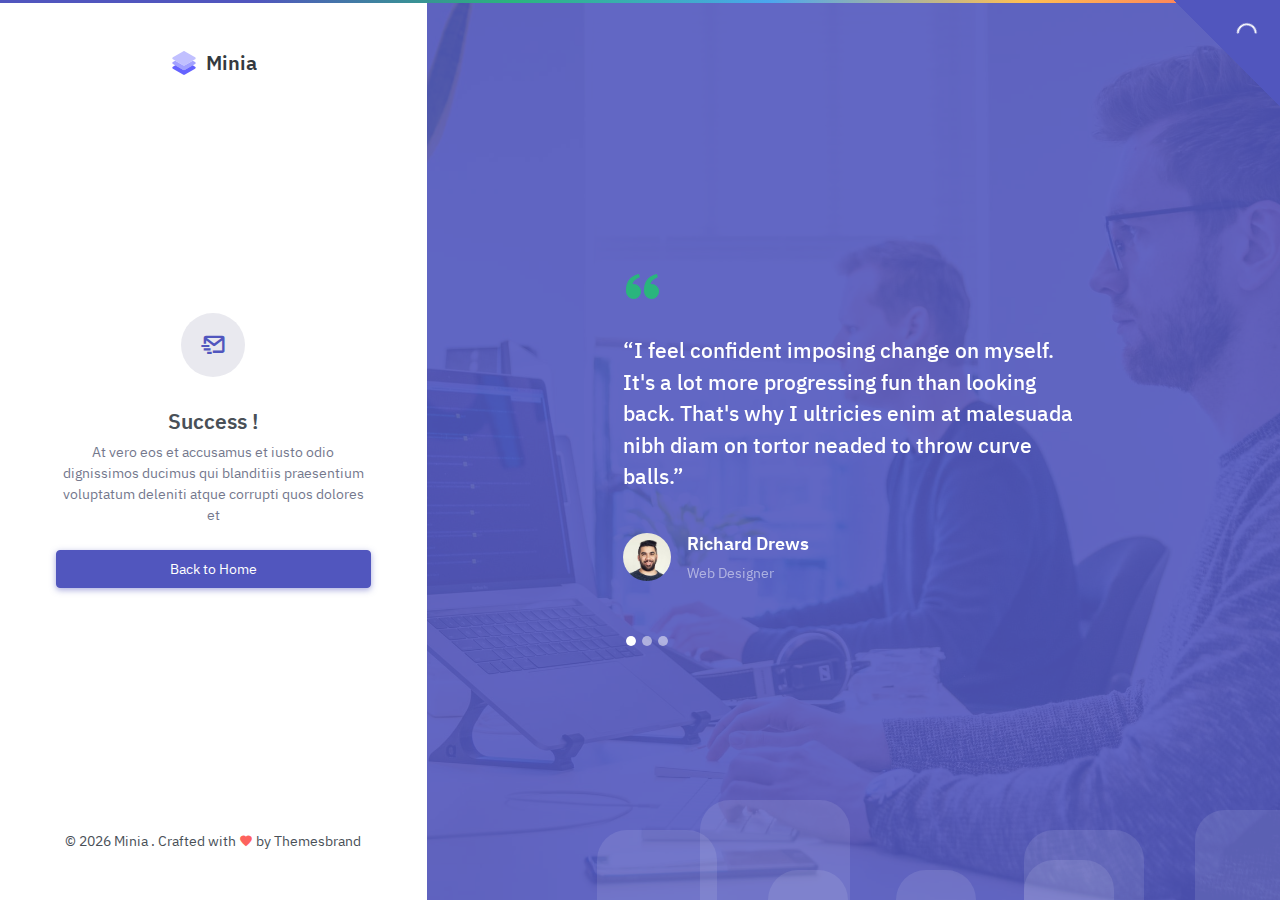
<file: docs/Template_Minia/auth-confirm-mail.html>
<!doctype html>
<html lang="en">

    <head>

        <meta charset="utf-8">
        <title>Confirm Mail | Minia - Minimal Admin & Dashboard Template</title>
        <meta name="viewport" content="width=device-width, initial-scale=1.0">
        <meta content="Premium Multipurpose Admin & Dashboard Template" name="description">
        <meta content="Themesbrand" name="author">

        <!-- preloader css -->
        <link rel="stylesheet" href="static/css/preloader.min.css" type="text/css">

        <!-- Bootstrap Css -->
        <link href="static/css/bootstrap.min.css" id="bootstrap-style" rel="stylesheet" type="text/css">
        <!-- Icons Css -->
        <link href="static/css/icons.min.css" rel="stylesheet" type="text/css">
        <!-- App Css-->
        <link href="static/css/app.min.css" id="app-style" rel="stylesheet" type="text/css">

    </head>

    <body>

    <!-- <body data-layout="horizontal"> -->
        <div class="auth-page">
            <div class="container-fluid p-0">
                <div class="row g-0">
                    <div class="col-xxl-3 col-lg-4 col-md-5">
                        <div class="auth-full-page-content d-flex p-sm-5 p-4">
                            <div class="w-100">
                                <div class="d-flex flex-column h-100">
                                    <div class="mb-4 mb-md-5 text-center">
                                        <a href="index.html" class="d-block auth-logo">
                                            <img src="static/picture/logo-sm.svg" alt="" height="28"> <span class="logo-txt">Minia</span>
                                        </a>
                                    </div>
                                    <div class="auth-content my-auto">
                                        <div class="text-center">
                                            <div class="avatar-lg mx-auto">
                                                <div class="avatar-title rounded-circle bg-light">
                                                    <i class="bx bx-mail-send h2 mb-0 text-primary"></i>
                                                </div>
                                            </div>
                                            <div class="p-2 mt-4">
                                                <h4>Success !</h4>
                                                <p class="text-muted">At vero eos et accusamus et iusto odio dignissimos ducimus qui blanditiis praesentium voluptatum deleniti atque corrupti quos dolores et</p>
                                                <div class="mt-4">
                                                    <a href="index.html" class="btn btn-primary w-100">Back to Home</a>
                                                </div>
                                            </div>
                                        </div>
                                    </div>
                                    <div class="mt-4 mt-md-5 text-center">
                                        <p class="mb-0">© <script>document.write(new Date().getFullYear())</script> Minia   . Crafted with <i class="mdi mdi-heart text-danger"></i> by Themesbrand</p>
                                    </div>
                                </div>
                            </div>
                        </div>
                        <!-- end auth full page content -->
                    </div>
                    <!-- end col -->
                    <div class="col-xxl-9 col-lg-8 col-md-7">
                        <div class="auth-bg pt-md-5 p-4 d-flex">
                            <div class="bg-overlay bg-primary"></div>
                            <ul class="bg-bubbles">
                                <li></li>
                                <li></li>
                                <li></li>
                                <li></li>
                                <li></li>
                                <li></li>
                                <li></li>
                                <li></li>
                                <li></li>
                                <li></li>
                            </ul>
                            <!-- end bubble effect -->
                            <div class="row justify-content-center align-items-center">
                                <div class="col-xl-7">
                                    <div class="p-0 p-sm-4 px-xl-0">
                                        <div id="reviewcarouselIndicators" class="carousel slide" data-bs-ride="carousel">
                                            <div class="carousel-indicators carousel-indicators-rounded justify-content-start ms-0 mb-0">
                                                <button type="button" data-bs-target="#reviewcarouselIndicators" data-bs-slide-to="0" class="active" aria-current="true" aria-label="Slide 1"></button>
                                                <button type="button" data-bs-target="#reviewcarouselIndicators" data-bs-slide-to="1" aria-label="Slide 2"></button>
                                                <button type="button" data-bs-target="#reviewcarouselIndicators" data-bs-slide-to="2" aria-label="Slide 3"></button>
                                            </div>
                                            <!-- end carouselIndicators -->
                                            <div class="carousel-inner">
                                                <div class="carousel-item active">
                                                    <div class="testi-contain text-white">
                                                        <i class="bx bxs-quote-alt-left text-success display-6"></i>

                                                        <h4 class="mt-4 fw-medium lh-base text-white">“I feel confident
                                                            imposing change
                                                            on myself. It's a lot more progressing fun than looking back.
                                                            That's why
                                                            I ultricies enim
                                                            at malesuada nibh diam on tortor neaded to throw curve balls.”
                                                        </h4>
                                                        <div class="mt-4 pt-3 pb-5">
                                                            <div class="d-flex align-items-start">
                                                                <div class="flex-shrink-0">
                                                                    <img src="static/picture/avatar-1.jpg" class="avatar-md img-fluid rounded-circle" alt="...">
                                                                </div>
                                                                <div class="flex-grow-1 ms-3 mb-4">
                                                                    <h5 class="font-size-18 text-white">Richard Drews
                                                                    </h5>
                                                                    <p class="mb-0 text-white-50">Web Designer</p>
                                                                </div>
                                                            </div>
                                                        </div>
                                                    </div>
                                                </div>

                                                <div class="carousel-item">
                                                    <div class="testi-contain text-white">
                                                        <i class="bx bxs-quote-alt-left text-success display-6"></i>

                                                        <h4 class="mt-4 fw-medium lh-base text-white">“Our task must be to
                                                            free ourselves by widening our circle of compassion to embrace
                                                            all living
                                                            creatures and
                                                            the whole of quis consectetur nunc sit amet semper justo. nature
                                                            and its beauty.”</h4>
                                                        <div class="mt-4 pt-3 pb-5">
                                                            <div class="d-flex align-items-start">
                                                                <div class="flex-shrink-0">
                                                                    <img src="static/picture/avatar-2.jpg" class="avatar-md img-fluid rounded-circle" alt="...">
                                                                </div>
                                                                <div class="flex-grow-1 ms-3 mb-4">
                                                                    <h5 class="font-size-18 text-white">Rosanna French
                                                                    </h5>
                                                                    <p class="mb-0 text-white-50">Web Developer</p>
                                                                </div>
                                                            </div>
                                                        </div>
                                                    </div>
                                                </div>

                                                <div class="carousel-item">
                                                    <div class="testi-contain text-white">
                                                        <i class="bx bxs-quote-alt-left text-success display-6"></i>

                                                        <h4 class="mt-4 fw-medium lh-base text-white">“I've learned that
                                                            people will forget what you said, people will forget what you
                                                            did,
                                                            but people will never forget
                                                            how donec in efficitur lectus, nec lobortis metus you made them
                                                            feel.”</h4>
                                                        <div class="mt-4 pt-3 pb-5">
                                                            <div class="d-flex align-items-start">
                                                                <img src="static/picture/avatar-3.jpg" class="avatar-md img-fluid rounded-circle" alt="...">
                                                                <div class="flex-1 ms-3 mb-4">
                                                                    <h5 class="font-size-18 text-white">Ilse R. Eaton</h5>
                                                                    <p class="mb-0 text-white-50">Manager
                                                                    </p>
                                                                </div>
                                                            </div>
                                                        </div>
                                                    </div>
                                                </div>
                                            </div>
                                            <!-- end carousel-inner -->
                                        </div>
                                        <!-- end review carousel -->
                                    </div>
                                </div>
                            </div>
                        </div>
                    </div>
                    <!-- end col -->
                </div>
                <!-- end row -->
            </div>
            <!-- end container fluid -->
        </div>


        <!-- JAVASCRIPT -->
        <script src="static/js/jquery.min.js"></script>
        <script src="static/js/bootstrap.bundle.min.js"></script>
        <script src="static/js/metisMenu.min.js"></script>
        <script src="static/js/simplebar.min.js"></script>
        <script src="static/js/waves.min.js"></script>
        <script src="static/js/feather.min.js"></script>
        <!-- pace js -->
        <script src="static/js/pace.min.js"></script>

    </body>

</html>
</file>
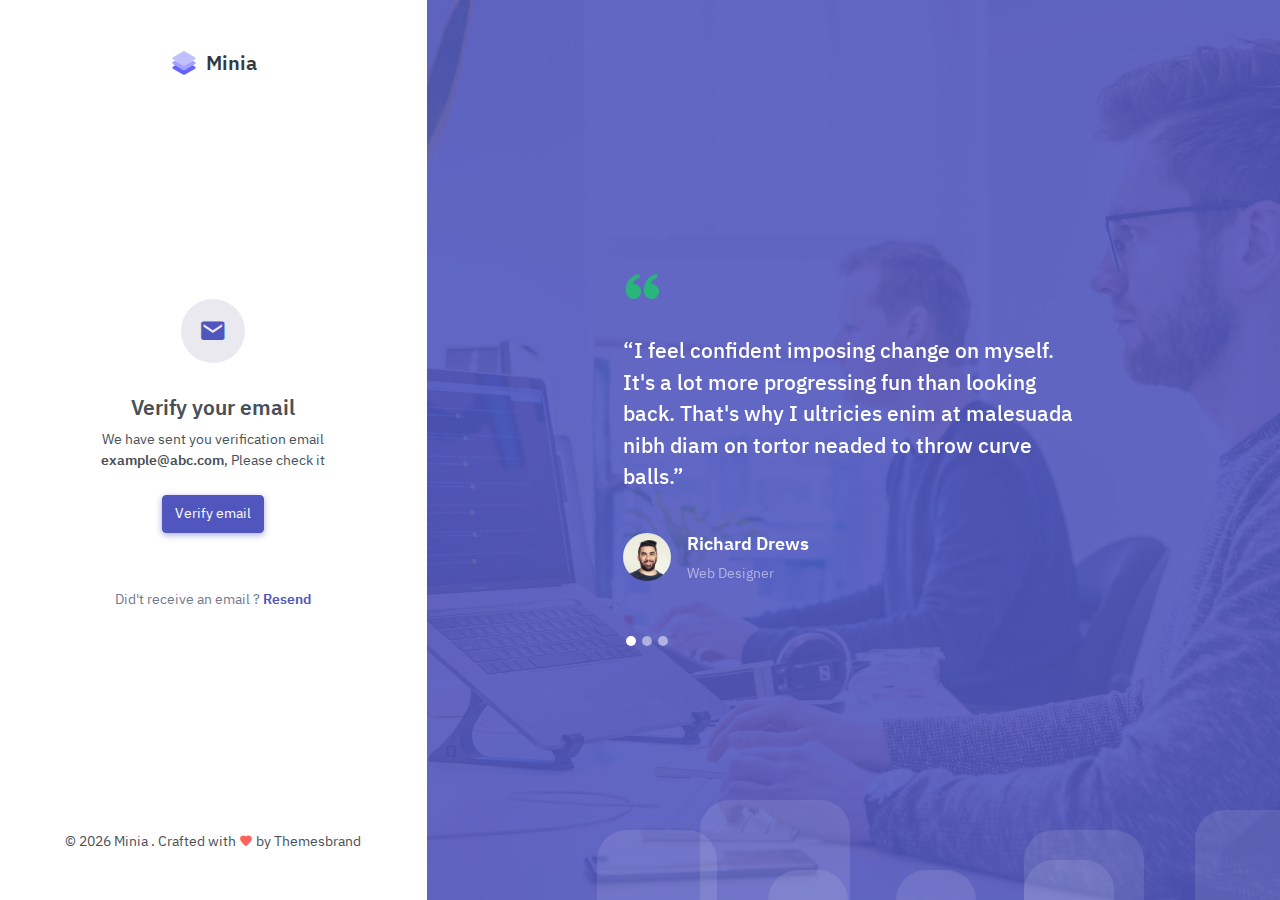
<file: docs/Template_Minia/auth-email-verification.html>
<!doctype html>
<html lang="en">

    <head>

        <meta charset="utf-8">
        <title>Email Verification | Minia - Minimal Admin & Dashboard Template</title>
        <meta name="viewport" content="width=device-width, initial-scale=1.0">
        <meta content="Premium Multipurpose Admin & Dashboard Template" name="description">
        <meta content="Themesbrand" name="author">

        <!-- preloader css -->
        <link rel="stylesheet" href="static/css/preloader.min.css" type="text/css">

        <!-- Bootstrap Css -->
        <link href="static/css/bootstrap.min.css" id="bootstrap-style" rel="stylesheet" type="text/css">
        <!-- Icons Css -->
        <link href="static/css/icons.min.css" rel="stylesheet" type="text/css">
        <!-- App Css-->
        <link href="static/css/app.min.css" id="app-style" rel="stylesheet" type="text/css">

    </head>

    <body>

    <!-- <body data-layout="horizontal"> -->
        <div class="auth-page">
            <div class="container-fluid p-0">
                <div class="row g-0">
                    <div class="col-xxl-3 col-lg-4 col-md-5">
                        <div class="auth-full-page-content d-flex p-sm-5 p-4">
                            <div class="w-100">
                                <div class="d-flex flex-column h-100">
                                    <div class="mb-4 mb-md-5 text-center">
                                        <a href="index.html" class="d-block auth-logo">
                                            <img src="static/picture/logo-sm.svg" alt="" height="28"> <span class="logo-txt">Minia</span>
                                        </a>
                                    </div>
                                    <div class="auth-content my-auto">
                                        <div class="text-center">
                                            <div class="avatar-lg mx-auto">
                                                <div class="avatar-title rounded-circle bg-light">
                                                    <i class="bx bxs-envelope h2 mb-0 text-primary"></i>
                                                </div>
                                            </div>
                                            <div class="p-2 mt-4">
                                                <h4>Verify your email</h4>
                                                <p>We have sent you verification email <span class="fw-bold">example@abc.com</span>, Please check it</p>
                                                <div class="mt-4">
                                                    <a href="index.html" class="btn btn-primary w-10">Verify email</a>
                                                </div>
                                            </div>
                                        </div>
                                        <div class="mt-5 text-center">
                                            <p class="text-muted mb-0">Did't receive an email ? <a href="#" class="text-primary fw-semibold"> Resend </a> </p>
                                        </div>
                                    </div>
                                    <div class="mt-4 mt-md-5 text-center">
                                        <p class="mb-0">© <script>document.write(new Date().getFullYear())</script> Minia   . Crafted with <i class="mdi mdi-heart text-danger"></i> by Themesbrand</p>
                                    </div>
                                </div>
                            </div>
                        </div>
                        <!-- end auth full page content -->
                    </div>
                    <!-- end col -->
                    <div class="col-xxl-9 col-lg-8 col-md-7">
                        <div class="auth-bg pt-md-5 p-4 d-flex">
                            <div class="bg-overlay bg-primary"></div>
                            <ul class="bg-bubbles">
                                <li></li>
                                <li></li>
                                <li></li>
                                <li></li>
                                <li></li>
                                <li></li>
                                <li></li>
                                <li></li>
                                <li></li>
                                <li></li>
                            </ul>
                            <!-- end bubble effect -->
                            <div class="row justify-content-center align-items-center">
                                <div class="col-xl-7">
                                    <div class="p-0 p-sm-4 px-xl-0">
                                        <div id="reviewcarouselIndicators" class="carousel slide" data-bs-ride="carousel">
                                            <div class="carousel-indicators carousel-indicators-rounded justify-content-start ms-0 mb-0">
                                                <button type="button" data-bs-target="#reviewcarouselIndicators" data-bs-slide-to="0" class="active" aria-current="true" aria-label="Slide 1"></button>
                                                <button type="button" data-bs-target="#reviewcarouselIndicators" data-bs-slide-to="1" aria-label="Slide 2"></button>
                                                <button type="button" data-bs-target="#reviewcarouselIndicators" data-bs-slide-to="2" aria-label="Slide 3"></button>
                                            </div>
                                            <!-- end carouselIndicators -->
                                            <div class="carousel-inner">
                                                <div class="carousel-item active">
                                                    <div class="testi-contain text-white">
                                                        <i class="bx bxs-quote-alt-left text-success display-6"></i>

                                                        <h4 class="mt-4 fw-medium lh-base text-white">“I feel confident
                                                            imposing change
                                                            on myself. It's a lot more progressing fun than looking back.
                                                            That's why
                                                            I ultricies enim
                                                            at malesuada nibh diam on tortor neaded to throw curve balls.”
                                                        </h4>
                                                        <div class="mt-4 pt-3 pb-5">
                                                            <div class="d-flex align-items-start">
                                                                <div class="flex-shrink-0">
                                                                    <img src="static/picture/avatar-1.jpg" class="avatar-md img-fluid rounded-circle" alt="...">
                                                                </div>
                                                                <div class="flex-grow-1 ms-3 mb-4">
                                                                    <h5 class="font-size-18 text-white">Richard Drews
                                                                    </h5>
                                                                    <p class="mb-0 text-white-50">Web Designer</p>
                                                                </div>
                                                            </div>
                                                        </div>
                                                    </div>
                                                </div>

                                                <div class="carousel-item">
                                                    <div class="testi-contain text-white">
                                                        <i class="bx bxs-quote-alt-left text-success display-6"></i>

                                                        <h4 class="mt-4 fw-medium lh-base text-white">“Our task must be to
                                                            free ourselves by widening our circle of compassion to embrace
                                                            all living
                                                            creatures and
                                                            the whole of quis consectetur nunc sit amet semper justo. nature
                                                            and its beauty.”</h4>
                                                        <div class="mt-4 pt-3 pb-5">
                                                            <div class="d-flex align-items-start">
                                                                <div class="flex-shrink-0">
                                                                    <img src="static/picture/avatar-2.jpg" class="avatar-md img-fluid rounded-circle" alt="...">
                                                                </div>
                                                                <div class="flex-grow-1 ms-3 mb-4">
                                                                    <h5 class="font-size-18 text-white">Rosanna French
                                                                    </h5>
                                                                    <p class="mb-0 text-white-50">Web Developer</p>
                                                                </div>
                                                            </div>
                                                        </div>
                                                    </div>
                                                </div>

                                                <div class="carousel-item">
                                                    <div class="testi-contain text-white">
                                                        <i class="bx bxs-quote-alt-left text-success display-6"></i>

                                                        <h4 class="mt-4 fw-medium lh-base text-white">“I've learned that
                                                            people will forget what you said, people will forget what you
                                                            did,
                                                            but people will never forget
                                                            how donec in efficitur lectus, nec lobortis metus you made them
                                                            feel.”</h4>
                                                        <div class="mt-4 pt-3 pb-5">
                                                            <div class="d-flex align-items-start">
                                                                <img src="static/picture/avatar-3.jpg" class="avatar-md img-fluid rounded-circle" alt="...">
                                                                <div class="flex-1 ms-3 mb-4">
                                                                    <h5 class="font-size-18 text-white">Ilse R. Eaton</h5>
                                                                    <p class="mb-0 text-white-50">Manager
                                                                    </p>
                                                                </div>
                                                            </div>
                                                        </div>
                                                    </div>
                                                </div>
                                            </div>
                                            <!-- end carousel-inner -->
                                        </div>
                                        <!-- end review carousel -->
                                    </div>
                                </div>
                            </div>
                        </div>
                    </div>
                    <!-- end col -->
                </div>
                <!-- end row -->
            </div>
            <!-- end container fluid -->
        </div>


        <!-- JAVASCRIPT -->
        <script src="static/js/jquery.min.js"></script>
        <script src="static/js/bootstrap.bundle.min.js"></script>
        <script src="static/js/metisMenu.min.js"></script>
        <script src="static/js/simplebar.min.js"></script>
        <script src="static/js/waves.min.js"></script>
        <script src="static/js/feather.min.js"></script>
        <!-- pace js -->
        <script src="static/js/pace.min.js"></script>

    </body>

</html>
</file>
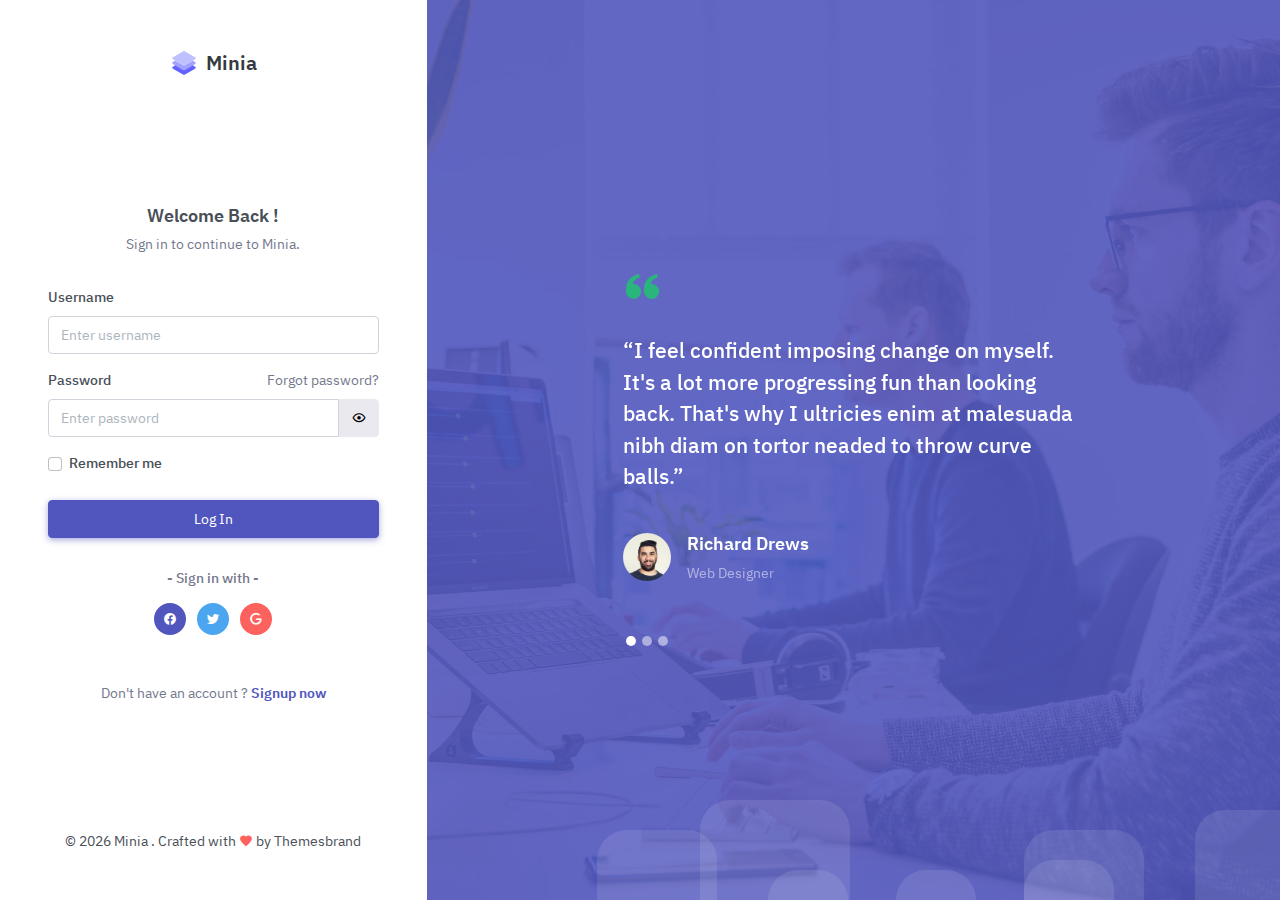
<file: docs/Template_Minia/auth-login.html>
﻿<!doctype html>
<html lang="en">

    <head>

        <meta charset="utf-8">
        <title>Login | Minia - Minimal Admin & Dashboard Template</title>
        <meta name="viewport" content="width=device-width, initial-scale=1.0">
        <meta content="Premium Multipurpose Admin & Dashboard Template" name="description">
        <meta content="Themesbrand" name="author">

        <!-- preloader css -->
        <link rel="stylesheet" href="static/css/preloader.min-1.css" type="text/css">

        <!-- Bootstrap Css -->
        <link href="static/css/bootstrap.min-1.css" id="bootstrap-style" rel="stylesheet" type="text/css">
        <!-- Icons Css -->
        <link href="static/css/icons.min-1.css" rel="stylesheet" type="text/css">
        <!-- App Css-->
        <link href="static/css/app.min-1.css" id="app-style" rel="stylesheet" type="text/css">

    </head>

    <body>

    <!-- <body data-layout="horizontal"> -->
        <div class="auth-page">
            <div class="container-fluid p-0">
                <div class="row g-0">
                    <div class="col-xxl-3 col-lg-4 col-md-5">
                        <div class="auth-full-page-content d-flex p-sm-5 p-4">
                            <div class="w-100">
                                <div class="d-flex flex-column h-100">
                                    <div class="mb-4 mb-md-5 text-center">
                                        <a href="index-1.html" class="d-block auth-logo">
                                            <img src="static/picture/logo-sm-1.svg" alt="" height="28"> <span class="logo-txt">Minia</span>
                                        </a>
                                    </div>
                                    <div class="auth-content my-auto">
                                        <div class="text-center">
                                            <h5 class="mb-0">Welcome Back !</h5>
                                            <p class="text-muted mt-2">Sign in to continue to Minia.</p>
                                        </div>
                                        <form class="custom-form mt-4 pt-2">
                                            <div class="mb-3">
                                                <label class="form-label">Username</label>
                                                <input type="text" class="form-control" id="username" placeholder="Enter username">
                                            </div>
                                            <div class="mb-3">
                                                <div class="d-flex align-items-start">
                                                    <div class="flex-grow-1">
                                                        <label class="form-label">Password</label>
                                                    </div>
                                                    <div class="flex-shrink-0">
                                                        <div class="">
                                                            <a href="auth-recoverpw-1.html" class="text-muted">Forgot password?</a>
                                                        </div>
                                                    </div>
                                                </div>
                                                
                                                <div class="input-group auth-pass-inputgroup">
                                                    <input type="password" class="form-control" placeholder="Enter password" aria-label="Password" aria-describedby="password-addon">
                                                    <button class="btn btn-light shadow-none ms-0" type="button" id="password-addon"><i class="mdi mdi-eye-outline"></i></button>
                                                </div>
                                            </div>
                                            <div class="row mb-4">
                                                <div class="col">
                                                    <div class="form-check">
                                                        <input class="form-check-input" type="checkbox" id="remember-check">
                                                        <label class="form-check-label" for="remember-check">
                                                            Remember me
                                                        </label>
                                                    </div>  
                                                </div>
                                                
                                            </div>
                                            <div class="mb-3">
                                                <button class="btn btn-primary w-100 waves-effect waves-light" type="submit">Log In</button>
                                            </div>
                                        </form>

                                        <div class="mt-4 pt-2 text-center">
                                            <div class="signin-other-title">
                                                <h5 class="font-size-14 mb-3 text-muted fw-medium">- Sign in with -</h5>
                                            </div>

                                            <ul class="list-inline mb-0">
                                                <li class="list-inline-item">
                                                    <a href="javascript:void()" class="social-list-item bg-primary text-white border-primary">
                                                        <i class="mdi mdi-facebook"></i>
                                                    </a>
                                                </li>
                                                <li class="list-inline-item">
                                                    <a href="javascript:void()" class="social-list-item bg-info text-white border-info">
                                                        <i class="mdi mdi-twitter"></i>
                                                    </a>
                                                </li>
                                                <li class="list-inline-item">
                                                    <a href="javascript:void()" class="social-list-item bg-danger text-white border-danger">
                                                        <i class="mdi mdi-google"></i>
                                                    </a>
                                                </li>
                                            </ul>
                                        </div>

                                        <div class="mt-5 text-center">
                                            <p class="text-muted mb-0">Don't have an account ? <a href="auth-register-1.html" class="text-primary fw-semibold"> Signup now </a> </p>
                                        </div>
                                    </div>
                                    <div class="mt-4 mt-md-5 text-center">
                                        <p class="mb-0">© <script>document.write(new Date().getFullYear())</script> Minia   . Crafted with <i class="mdi mdi-heart text-danger"></i> by Themesbrand</p>
                                    </div>
                                </div>
                            </div>
                        </div>
                        <!-- end auth full page content -->
                    </div>
                    <!-- end col -->
                    <div class="col-xxl-9 col-lg-8 col-md-7">
                        <div class="auth-bg pt-md-5 p-4 d-flex">
                            <div class="bg-overlay bg-primary"></div>
                            <ul class="bg-bubbles">
                                <li></li>
                                <li></li>
                                <li></li>
                                <li></li>
                                <li></li>
                                <li></li>
                                <li></li>
                                <li></li>
                                <li></li>
                                <li></li>
                            </ul>
                            <!-- end bubble effect -->
                            <div class="row justify-content-center align-items-center">
                                <div class="col-xl-7">
                                    <div class="p-0 p-sm-4 px-xl-0">
                                        <div id="reviewcarouselIndicators" class="carousel slide" data-bs-ride="carousel">
                                            <div class="carousel-indicators carousel-indicators-rounded justify-content-start ms-0 mb-0">
                                                <button type="button" data-bs-target="#reviewcarouselIndicators" data-bs-slide-to="0" class="active" aria-current="true" aria-label="Slide 1"></button>
                                                <button type="button" data-bs-target="#reviewcarouselIndicators" data-bs-slide-to="1" aria-label="Slide 2"></button>
                                                <button type="button" data-bs-target="#reviewcarouselIndicators" data-bs-slide-to="2" aria-label="Slide 3"></button>
                                            </div>
                                            <!-- end carouselIndicators -->
                                            <div class="carousel-inner">
                                                <div class="carousel-item active">
                                                    <div class="testi-contain text-white">
                                                        <i class="bx bxs-quote-alt-left text-success display-6"></i>

                                                        <h4 class="mt-4 fw-medium lh-base text-white">“I feel confident
                                                            imposing change
                                                            on myself. It's a lot more progressing fun than looking back.
                                                            That's why
                                                            I ultricies enim
                                                            at malesuada nibh diam on tortor neaded to throw curve balls.”
                                                        </h4>
                                                        <div class="mt-4 pt-3 pb-5">
                                                            <div class="d-flex align-items-start">
                                                                <div class="flex-shrink-0">
                                                                    <img src="static/picture/avatar-1-1.jpg" class="avatar-md img-fluid rounded-circle" alt="...">
                                                                </div>
                                                                <div class="flex-grow-1 ms-3 mb-4">
                                                                    <h5 class="font-size-18 text-white">Richard Drews
                                                                    </h5>
                                                                    <p class="mb-0 text-white-50">Web Designer</p>
                                                                </div>
                                                            </div>
                                                        </div>
                                                    </div>
                                                </div>

                                                <div class="carousel-item">
                                                    <div class="testi-contain text-white">
                                                        <i class="bx bxs-quote-alt-left text-success display-6"></i>

                                                        <h4 class="mt-4 fw-medium lh-base text-white">“Our task must be to
                                                            free ourselves by widening our circle of compassion to embrace
                                                            all living
                                                            creatures and
                                                            the whole of quis consectetur nunc sit amet semper justo. nature
                                                            and its beauty.”</h4>
                                                        <div class="mt-4 pt-3 pb-5">
                                                            <div class="d-flex align-items-start">
                                                                <div class="flex-shrink-0">
                                                                    <img src="static/picture/avatar-2-1.jpg" class="avatar-md img-fluid rounded-circle" alt="...">
                                                                </div>
                                                                <div class="flex-grow-1 ms-3 mb-4">
                                                                    <h5 class="font-size-18 text-white">Rosanna French
                                                                    </h5>
                                                                    <p class="mb-0 text-white-50">Web Developer</p>
                                                                </div>
                                                            </div>
                                                        </div>
                                                    </div>
                                                </div>

                                                <div class="carousel-item">
                                                    <div class="testi-contain text-white">
                                                        <i class="bx bxs-quote-alt-left text-success display-6"></i>

                                                        <h4 class="mt-4 fw-medium lh-base text-white">“I've learned that
                                                            people will forget what you said, people will forget what you
                                                            did,
                                                            but people will never forget
                                                            how donec in efficitur lectus, nec lobortis metus you made them
                                                            feel.”</h4>
                                                        <div class="mt-4 pt-3 pb-5">
                                                            <div class="d-flex align-items-start">
                                                                <img src="static/picture/avatar-3-1.jpg" class="avatar-md img-fluid rounded-circle" alt="...">
                                                                <div class="flex-1 ms-3 mb-4">
                                                                    <h5 class="font-size-18 text-white">Ilse R. Eaton</h5>
                                                                    <p class="mb-0 text-white-50">Manager
                                                                    </p>
                                                                </div>
                                                            </div>
                                                        </div>
                                                    </div>
                                                </div>
                                            </div>
                                            <!-- end carousel-inner -->
                                        </div>
                                        <!-- end review carousel -->
                                    </div>
                                </div>
                            </div>
                        </div>
                    </div>
                    <!-- end col -->
                </div>
                <!-- end row -->
            </div>
            <!-- end container fluid -->
        </div>


        <!-- JAVASCRIPT -->
        <script src="static/js/jquery.min-1.js"></script>
        <script src="static/js/bootstrap.bundle.min-1.js"></script>
        <script src="static/js/metisMenu.min-1.js"></script>
        <script src="static/js/simplebar.min-1.js"></script>
        <script src="static/js/waves.min-1.js"></script>
        <script src="static/js/feather.min-1.js"></script>
        <!-- pace js -->
        <script src="static/js/pace.min-1.js"></script>
        <!-- password addon init -->
        <script src="static/js/pass-addon.init-1.js"></script>

    </body>

</html>
</file>
<file: docs/Template_Minia/static/css/main.min1.css>
.fc-dayGridDay-view .fc-content-skeleton,.fc-dayGridWeek-view .fc-content-skeleton{padding-bottom:1em}.fc-dayGrid-view .fc-body .fc-row{min-height:4em}.fc-row.fc-rigid{overflow:hidden}.fc-row.fc-rigid .fc-content-skeleton{position:absolute;top:0;left:0;right:0}.fc-day-top.fc-other-month{opacity:.3}.fc-dayGrid-view .fc-day-number,.fc-dayGrid-view .fc-week-number{padding:2px}.fc-dayGrid-view th.fc-day-number,.fc-dayGrid-view th.fc-week-number{padding:0 2px}.fc-ltr .fc-dayGrid-view .fc-day-top .fc-day-number{float:right}.fc-rtl .fc-dayGrid-view .fc-day-top .fc-day-number{float:left}.fc-ltr .fc-dayGrid-view .fc-day-top .fc-week-number{float:left;border-radius:0 0 3px}.fc-rtl .fc-dayGrid-view .fc-day-top .fc-week-number{float:right;border-radius:0 0 0 3px}.fc-dayGrid-view .fc-day-top .fc-week-number{min-width:1.5em;text-align:center;background-color:#f2f2f2;color:grey}.fc-dayGrid-view td.fc-week-number{text-align:center}.fc-dayGrid-view td.fc-week-number>*{display:inline-block;min-width:1.25em}
</file>
<file: docs/Template_Minia/static/css/main.min3.css>
.fc-timeGrid-view .fc-day-grid{position:relative;z-index:2}.fc-timeGrid-view .fc-day-grid .fc-row{min-height:3em}.fc-timeGrid-view .fc-day-grid .fc-row .fc-content-skeleton{padding-bottom:1em}.fc .fc-axis{vertical-align:middle;padding:0 4px;white-space:nowrap}.fc-ltr .fc-axis{text-align:right}.fc-rtl .fc-axis{text-align:left}.fc-time-grid,.fc-time-grid-container{position:relative;z-index:1}.fc-time-grid{min-height:100%}.fc-time-grid table{border:0 hidden transparent}.fc-time-grid>.fc-bg{z-index:1}.fc-time-grid .fc-slats,.fc-time-grid>hr{position:relative;z-index:2}.fc-time-grid .fc-content-col{position:relative}.fc-time-grid .fc-content-skeleton{position:absolute;z-index:3;top:0;left:0;right:0}.fc-time-grid .fc-business-container{position:relative;z-index:1}.fc-time-grid .fc-bgevent-container{position:relative;z-index:2}.fc-time-grid .fc-highlight-container{z-index:3;position:relative}.fc-time-grid .fc-event-container{position:relative;z-index:4}.fc-time-grid .fc-now-indicator-line{z-index:5}.fc-time-grid .fc-mirror-container{position:relative;z-index:6}.fc-time-grid .fc-slats td{height:1.5em;border-bottom:0}.fc-time-grid .fc-slats .fc-minor td{border-top-style:dotted}.fc-time-grid .fc-highlight{position:absolute;left:0;right:0}.fc-ltr .fc-time-grid .fc-event-container{margin:0 2.5% 0 2px}.fc-rtl .fc-time-grid .fc-event-container{margin:0 2px 0 2.5%}.fc-time-grid .fc-bgevent,.fc-time-grid .fc-event{position:absolute;z-index:1}.fc-time-grid .fc-bgevent{left:0;right:0}.fc-time-grid-event{margin-bottom:1px}.fc-time-grid-event-inset{-webkit-box-shadow:0 0 0 1px #fff;box-shadow:0 0 0 1px #fff}.fc-time-grid-event.fc-not-start{border-top-width:0;padding-top:1px;border-top-left-radius:0;border-top-right-radius:0}.fc-time-grid-event.fc-not-end{border-bottom-width:0;padding-bottom:1px;border-bottom-left-radius:0;border-bottom-right-radius:0}.fc-time-grid-event .fc-content{overflow:hidden;max-height:100%}.fc-time-grid-event .fc-time,.fc-time-grid-event .fc-title{padding:0 1px}.fc-time-grid-event .fc-time{font-size:.85em;white-space:nowrap}.fc-time-grid-event.fc-short .fc-content{white-space:nowrap}.fc-time-grid-event.fc-short .fc-time,.fc-time-grid-event.fc-short .fc-title{display:inline-block;vertical-align:top}.fc-time-grid-event.fc-short .fc-time span{display:none}.fc-time-grid-event.fc-short .fc-time:before{content:attr(data-start)}.fc-time-grid-event.fc-short .fc-time:after{content:" - "}.fc-time-grid-event.fc-short .fc-title{font-size:.85em;padding:0}.fc-time-grid-event.fc-allow-mouse-resize .fc-resizer{left:0;right:0;bottom:0;height:8px;overflow:hidden;line-height:8px;font-size:11px;font-family:monospace;text-align:center;cursor:s-resize}.fc-time-grid-event.fc-allow-mouse-resize .fc-resizer:after{content:"="}.fc-time-grid-event.fc-selected .fc-resizer{border-radius:5px;border-width:1px;width:8px;height:8px;border-style:solid;border-color:inherit;background:#fff;left:50%;margin-left:-5px;bottom:-5px}.fc-time-grid .fc-now-indicator-line{border-top-width:1px;left:0;right:0}.fc-time-grid .fc-now-indicator-arrow{margin-top:-5px}.fc-ltr .fc-time-grid .fc-now-indicator-arrow{left:0;border-width:5px 0 5px 6px;border-top-color:transparent;border-bottom-color:transparent}.fc-rtl .fc-time-grid .fc-now-indicator-arrow{right:0;border-width:5px 6px 5px 0;border-top-color:transparent;border-bottom-color:transparent}
</file>
<file: docs/Template_Minia/static/css/flatpickr.min-1.css>
.flatpickr-calendar{background:transparent;opacity:0;display:none;text-align:center;visibility:hidden;padding:0;-webkit-animation:none;animation:none;direction:ltr;border:0;font-size:14px;line-height:24px;border-radius:5px;position:absolute;width:307.875px;-webkit-box-sizing:border-box;box-sizing:border-box;-ms-touch-action:manipulation;touch-action:manipulation;background:#fff;-webkit-box-shadow:1px 0 0 #e6e6e6,-1px 0 0 #e6e6e6,0 1px 0 #e6e6e6,0 -1px 0 #e6e6e6,0 3px 13px rgba(0,0,0,0.08);box-shadow:1px 0 0 #e6e6e6,-1px 0 0 #e6e6e6,0 1px 0 #e6e6e6,0 -1px 0 #e6e6e6,0 3px 13px rgba(0,0,0,0.08)}.flatpickr-calendar.open,.flatpickr-calendar.inline{opacity:1;max-height:640px;visibility:visible}.flatpickr-calendar.open{display:inline-block;z-index:99999}.flatpickr-calendar.animate.open{-webkit-animation:fpFadeInDown 300ms cubic-bezier(.23,1,.32,1);animation:fpFadeInDown 300ms cubic-bezier(.23,1,.32,1)}.flatpickr-calendar.inline{display:block;position:relative;top:2px}.flatpickr-calendar.static{position:absolute;top:calc(100% + 2px)}.flatpickr-calendar.static.open{z-index:999;display:block}.flatpickr-calendar.multiMonth .flatpickr-days .dayContainer:nth-child(n+1) .flatpickr-day.inRange:nth-child(7n+7){-webkit-box-shadow:none !important;box-shadow:none !important}.flatpickr-calendar.multiMonth .flatpickr-days .dayContainer:nth-child(n+2) .flatpickr-day.inRange:nth-child(7n+1){-webkit-box-shadow:-2px 0 0 #e6e6e6,5px 0 0 #e6e6e6;box-shadow:-2px 0 0 #e6e6e6,5px 0 0 #e6e6e6}.flatpickr-calendar .hasWeeks .dayContainer,.flatpickr-calendar .hasTime .dayContainer{border-bottom:0;border-bottom-right-radius:0;border-bottom-left-radius:0}.flatpickr-calendar .hasWeeks .dayContainer{border-left:0}.flatpickr-calendar.hasTime .flatpickr-time{height:40px;border-top:1px solid #e6e6e6}.flatpickr-calendar.noCalendar.hasTime .flatpickr-time{height:auto}.flatpickr-calendar:before,.flatpickr-calendar:after{position:absolute;display:block;pointer-events:none;border:solid transparent;content:'';height:0;width:0;left:22px}.flatpickr-calendar.rightMost:before,.flatpickr-calendar.arrowRight:before,.flatpickr-calendar.rightMost:after,.flatpickr-calendar.arrowRight:after{left:auto;right:22px}.flatpickr-calendar.arrowCenter:before,.flatpickr-calendar.arrowCenter:after{left:50%;right:50%}.flatpickr-calendar:before{border-width:5px;margin:0 -5px}.flatpickr-calendar:after{border-width:4px;margin:0 -4px}.flatpickr-calendar.arrowTop:before,.flatpickr-calendar.arrowTop:after{bottom:100%}.flatpickr-calendar.arrowTop:before{border-bottom-color:#e6e6e6}.flatpickr-calendar.arrowTop:after{border-bottom-color:#fff}.flatpickr-calendar.arrowBottom:before,.flatpickr-calendar.arrowBottom:after{top:100%}.flatpickr-calendar.arrowBottom:before{border-top-color:#e6e6e6}.flatpickr-calendar.arrowBottom:after{border-top-color:#fff}.flatpickr-calendar:focus{outline:0}.flatpickr-wrapper{position:relative;display:inline-block}.flatpickr-months{display:-webkit-box;display:-webkit-flex;display:-ms-flexbox;display:flex}.flatpickr-months .flatpickr-month{background:transparent;color:rgba(0,0,0,0.9);fill:rgba(0,0,0,0.9);height:34px;line-height:1;text-align:center;position:relative;-webkit-user-select:none;-moz-user-select:none;-ms-user-select:none;user-select:none;overflow:hidden;-webkit-box-flex:1;-webkit-flex:1;-ms-flex:1;flex:1}.flatpickr-months .flatpickr-prev-month,.flatpickr-months .flatpickr-next-month{text-decoration:none;cursor:pointer;position:absolute;top:0;height:34px;padding:10px;z-index:3;color:rgba(0,0,0,0.9);fill:rgba(0,0,0,0.9)}.flatpickr-months .flatpickr-prev-month.flatpickr-disabled,.flatpickr-months .flatpickr-next-month.flatpickr-disabled{display:none}.flatpickr-months .flatpickr-prev-month i,.flatpickr-months .flatpickr-next-month i{position:relative}.flatpickr-months .flatpickr-prev-month.flatpickr-prev-month,.flatpickr-months .flatpickr-next-month.flatpickr-prev-month{/*
      /*rtl:begin:ignore*/left:0/*
      /*rtl:end:ignore*/}/*
      /*rtl:begin:ignore*/
/*
      /*rtl:end:ignore*/
.flatpickr-months .flatpickr-prev-month.flatpickr-next-month,.flatpickr-months .flatpickr-next-month.flatpickr-next-month{/*
      /*rtl:begin:ignore*/right:0/*
      /*rtl:end:ignore*/}/*
      /*rtl:begin:ignore*/
/*
      /*rtl:end:ignore*/
.flatpickr-months .flatpickr-prev-month:hover,.flatpickr-months .flatpickr-next-month:hover{color:#959ea9}.flatpickr-months .flatpickr-prev-month:hover svg,.flatpickr-months .flatpickr-next-month:hover svg{fill:#f64747}.flatpickr-months .flatpickr-prev-month svg,.flatpickr-months .flatpickr-next-month svg{width:14px;height:14px}.flatpickr-months .flatpickr-prev-month svg path,.flatpickr-months .flatpickr-next-month svg path{-webkit-transition:fill .1s;transition:fill .1s;fill:inherit}.numInputWrapper{position:relative;height:auto}.numInputWrapper input,.numInputWrapper span{display:inline-block}.numInputWrapper input{width:100%}.numInputWrapper input::-ms-clear{display:none}.numInputWrapper input::-webkit-outer-spin-button,.numInputWrapper input::-webkit-inner-spin-button{margin:0;-webkit-appearance:none}.numInputWrapper span{position:absolute;right:0;width:14px;padding:0 4px 0 2px;height:50%;line-height:50%;opacity:0;cursor:pointer;border:1px solid rgba(57,57,57,0.15);-webkit-box-sizing:border-box;box-sizing:border-box}.numInputWrapper span:hover{background:rgba(0,0,0,0.1)}.numInputWrapper span:active{background:rgba(0,0,0,0.2)}.numInputWrapper span:after{display:block;content:"";position:absolute}.numInputWrapper span.arrowUp{top:0;border-bottom:0}.numInputWrapper span.arrowUp:after{border-left:4px solid transparent;border-right:4px solid transparent;border-bottom:4px solid rgba(57,57,57,0.6);top:26%}.numInputWrapper span.arrowDown{top:50%}.numInputWrapper span.arrowDown:after{border-left:4px solid transparent;border-right:4px solid transparent;border-top:4px solid rgba(57,57,57,0.6);top:40%}.numInputWrapper span svg{width:inherit;height:auto}.numInputWrapper span svg path{fill:rgba(0,0,0,0.5)}.numInputWrapper:hover{background:rgba(0,0,0,0.05)}.numInputWrapper:hover span{opacity:1}.flatpickr-current-month{font-size:135%;line-height:inherit;font-weight:300;color:inherit;position:absolute;width:75%;left:12.5%;padding:7.48px 0 0 0;line-height:1;height:34px;display:inline-block;text-align:center;-webkit-transform:translate3d(0,0,0);transform:translate3d(0,0,0)}.flatpickr-current-month span.cur-month{font-family:inherit;font-weight:700;color:inherit;display:inline-block;margin-left:.5ch;padding:0}.flatpickr-current-month span.cur-month:hover{background:rgba(0,0,0,0.05)}.flatpickr-current-month .numInputWrapper{width:6ch;width:7ch\0;display:inline-block}.flatpickr-current-month .numInputWrapper span.arrowUp:after{border-bottom-color:rgba(0,0,0,0.9)}.flatpickr-current-month .numInputWrapper span.arrowDown:after{border-top-color:rgba(0,0,0,0.9)}.flatpickr-current-month input.cur-year{background:transparent;-webkit-box-sizing:border-box;box-sizing:border-box;color:inherit;cursor:text;padding:0 0 0 .5ch;margin:0;display:inline-block;font-size:inherit;font-family:inherit;font-weight:300;line-height:inherit;height:auto;border:0;border-radius:0;vertical-align:initial;-webkit-appearance:textfield;-moz-appearance:textfield;appearance:textfield}.flatpickr-current-month input.cur-year:focus{outline:0}.flatpickr-current-month input.cur-year[disabled],.flatpickr-current-month input.cur-year[disabled]:hover{font-size:100%;color:rgba(0,0,0,0.5);background:transparent;pointer-events:none}.flatpickr-current-month .flatpickr-monthDropdown-months{appearance:menulist;background:transparent;border:none;border-radius:0;box-sizing:border-box;color:inherit;cursor:pointer;font-size:inherit;font-family:inherit;font-weight:300;height:auto;line-height:inherit;margin:-1px 0 0 0;outline:none;padding:0 0 0 .5ch;position:relative;vertical-align:initial;-webkit-box-sizing:border-box;-webkit-appearance:menulist;-moz-appearance:menulist;width:auto}.flatpickr-current-month .flatpickr-monthDropdown-months:focus,.flatpickr-current-month .flatpickr-monthDropdown-months:active{outline:none}.flatpickr-current-month .flatpickr-monthDropdown-months:hover{background:rgba(0,0,0,0.05)}.flatpickr-current-month .flatpickr-monthDropdown-months .flatpickr-monthDropdown-month{background-color:transparent;outline:none;padding:0}.flatpickr-weekdays{background:transparent;text-align:center;overflow:hidden;width:100%;display:-webkit-box;display:-webkit-flex;display:-ms-flexbox;display:flex;-webkit-box-align:center;-webkit-align-items:center;-ms-flex-align:center;align-items:center;height:28px}.flatpickr-weekdays .flatpickr-weekdaycontainer{display:-webkit-box;display:-webkit-flex;display:-ms-flexbox;display:flex;-webkit-box-flex:1;-webkit-flex:1;-ms-flex:1;flex:1}span.flatpickr-weekday{cursor:default;font-size:90%;background:transparent;color:rgba(0,0,0,0.54);line-height:1;margin:0;text-align:center;display:block;-webkit-box-flex:1;-webkit-flex:1;-ms-flex:1;flex:1;font-weight:bolder}.dayContainer,.flatpickr-weeks{padding:1px 0 0 0}.flatpickr-days{position:relative;overflow:hidden;display:-webkit-box;display:-webkit-flex;display:-ms-flexbox;display:flex;-webkit-box-align:start;-webkit-align-items:flex-start;-ms-flex-align:start;align-items:flex-start;width:307.875px}.flatpickr-days:focus{outline:0}.dayContainer{padding:0;outline:0;text-align:left;width:307.875px;min-width:307.875px;max-width:307.875px;-webkit-box-sizing:border-box;box-sizing:border-box;display:inline-block;display:-ms-flexbox;display:-webkit-box;display:-webkit-flex;display:flex;-webkit-flex-wrap:wrap;flex-wrap:wrap;-ms-flex-wrap:wrap;-ms-flex-pack:justify;-webkit-justify-content:space-around;justify-content:space-around;-webkit-transform:translate3d(0,0,0);transform:translate3d(0,0,0);opacity:1}.dayContainer + .dayContainer{-webkit-box-shadow:-1px 0 0 #e6e6e6;box-shadow:-1px 0 0 #e6e6e6}.flatpickr-day{background:none;border:1px solid transparent;border-radius:150px;-webkit-box-sizing:border-box;box-sizing:border-box;color:#393939;cursor:pointer;font-weight:400;width:14.2857143%;-webkit-flex-basis:14.2857143%;-ms-flex-preferred-size:14.2857143%;flex-basis:14.2857143%;max-width:39px;height:39px;line-height:39px;margin:0;display:inline-block;position:relative;-webkit-box-pack:center;-webkit-justify-content:center;-ms-flex-pack:center;justify-content:center;text-align:center}.flatpickr-day.inRange,.flatpickr-day.prevMonthDay.inRange,.flatpickr-day.nextMonthDay.inRange,.flatpickr-day.today.inRange,.flatpickr-day.prevMonthDay.today.inRange,.flatpickr-day.nextMonthDay.today.inRange,.flatpickr-day:hover,.flatpickr-day.prevMonthDay:hover,.flatpickr-day.nextMonthDay:hover,.flatpickr-day:focus,.flatpickr-day.prevMonthDay:focus,.flatpickr-day.nextMonthDay:focus{cursor:pointer;outline:0;background:#e6e6e6;border-color:#e6e6e6}.flatpickr-day.today{border-color:#959ea9}.flatpickr-day.today:hover,.flatpickr-day.today:focus{border-color:#959ea9;background:#959ea9;color:#fff}.flatpickr-day.selected,.flatpickr-day.startRange,.flatpickr-day.endRange,.flatpickr-day.selected.inRange,.flatpickr-day.startRange.inRange,.flatpickr-day.endRange.inRange,.flatpickr-day.selected:focus,.flatpickr-day.startRange:focus,.flatpickr-day.endRange:focus,.flatpickr-day.selected:hover,.flatpickr-day.startRange:hover,.flatpickr-day.endRange:hover,.flatpickr-day.selected.prevMonthDay,.flatpickr-day.startRange.prevMonthDay,.flatpickr-day.endRange.prevMonthDay,.flatpickr-day.selected.nextMonthDay,.flatpickr-day.startRange.nextMonthDay,.flatpickr-day.endRange.nextMonthDay{background:#569ff7;-webkit-box-shadow:none;box-shadow:none;color:#fff;border-color:#569ff7}.flatpickr-day.selected.startRange,.flatpickr-day.startRange.startRange,.flatpickr-day.endRange.startRange{border-radius:50px 0 0 50px}.flatpickr-day.selected.endRange,.flatpickr-day.startRange.endRange,.flatpickr-day.endRange.endRange{border-radius:0 50px 50px 0}.flatpickr-day.selected.startRange + .endRange:not(:nth-child(7n+1)),.flatpickr-day.startRange.startRange + .endRange:not(:nth-child(7n+1)),.flatpickr-day.endRange.startRange + .endRange:not(:nth-child(7n+1)){-webkit-box-shadow:-10px 0 0 #569ff7;box-shadow:-10px 0 0 #569ff7}.flatpickr-day.selected.startRange.endRange,.flatpickr-day.startRange.startRange.endRange,.flatpickr-day.endRange.startRange.endRange{border-radius:50px}.flatpickr-day.inRange{border-radius:0;-webkit-box-shadow:-5px 0 0 #e6e6e6,5px 0 0 #e6e6e6;box-shadow:-5px 0 0 #e6e6e6,5px 0 0 #e6e6e6}.flatpickr-day.flatpickr-disabled,.flatpickr-day.flatpickr-disabled:hover,.flatpickr-day.prevMonthDay,.flatpickr-day.nextMonthDay,.flatpickr-day.notAllowed,.flatpickr-day.notAllowed.prevMonthDay,.flatpickr-day.notAllowed.nextMonthDay{color:rgba(57,57,57,0.3);background:transparent;border-color:transparent;cursor:default}.flatpickr-day.flatpickr-disabled,.flatpickr-day.flatpickr-disabled:hover{cursor:not-allowed;color:rgba(57,57,57,0.1)}.flatpickr-day.week.selected{border-radius:0;-webkit-box-shadow:-5px 0 0 #569ff7,5px 0 0 #569ff7;box-shadow:-5px 0 0 #569ff7,5px 0 0 #569ff7}.flatpickr-day.hidden{visibility:hidden}.rangeMode .flatpickr-day{margin-top:1px}.flatpickr-weekwrapper{float:left}.flatpickr-weekwrapper .flatpickr-weeks{padding:0 12px;-webkit-box-shadow:1px 0 0 #e6e6e6;box-shadow:1px 0 0 #e6e6e6}.flatpickr-weekwrapper .flatpickr-weekday{float:none;width:100%;line-height:28px}.flatpickr-weekwrapper span.flatpickr-day,.flatpickr-weekwrapper span.flatpickr-day:hover{display:block;width:100%;max-width:none;color:rgba(57,57,57,0.3);background:transparent;cursor:default;border:none}.flatpickr-innerContainer{display:block;display:-webkit-box;display:-webkit-flex;display:-ms-flexbox;display:flex;-webkit-box-sizing:border-box;box-sizing:border-box;overflow:hidden}.flatpickr-rContainer{display:inline-block;padding:0;-webkit-box-sizing:border-box;box-sizing:border-box}.flatpickr-time{text-align:center;outline:0;display:block;height:0;line-height:40px;max-height:40px;-webkit-box-sizing:border-box;box-sizing:border-box;overflow:hidden;display:-webkit-box;display:-webkit-flex;display:-ms-flexbox;display:flex}.flatpickr-time:after{content:"";display:table;clear:both}.flatpickr-time .numInputWrapper{-webkit-box-flex:1;-webkit-flex:1;-ms-flex:1;flex:1;width:40%;height:40px;float:left}.flatpickr-time .numInputWrapper span.arrowUp:after{border-bottom-color:#393939}.flatpickr-time .numInputWrapper span.arrowDown:after{border-top-color:#393939}.flatpickr-time.hasSeconds .numInputWrapper{width:26%}.flatpickr-time.time24hr .numInputWrapper{width:49%}.flatpickr-time input{background:transparent;-webkit-box-shadow:none;box-shadow:none;border:0;border-radius:0;text-align:center;margin:0;padding:0;height:inherit;line-height:inherit;color:#393939;font-size:14px;position:relative;-webkit-box-sizing:border-box;box-sizing:border-box;-webkit-appearance:textfield;-moz-appearance:textfield;appearance:textfield}.flatpickr-time input.flatpickr-hour{font-weight:bold}.flatpickr-time input.flatpickr-minute,.flatpickr-time input.flatpickr-second{font-weight:400}.flatpickr-time input:focus{outline:0;border:0}.flatpickr-time .flatpickr-time-separator,.flatpickr-time .flatpickr-am-pm{height:inherit;float:left;line-height:inherit;color:#393939;font-weight:bold;width:2%;-webkit-user-select:none;-moz-user-select:none;-ms-user-select:none;user-select:none;-webkit-align-self:center;-ms-flex-item-align:center;align-self:center}.flatpickr-time .flatpickr-am-pm{outline:0;width:18%;cursor:pointer;text-align:center;font-weight:400}.flatpickr-time input:hover,.flatpickr-time .flatpickr-am-pm:hover,.flatpickr-time input:focus,.flatpickr-time .flatpickr-am-pm:focus{background:#eee}.flatpickr-input[readonly]{cursor:pointer}@-webkit-keyframes fpFadeInDown{from{opacity:0;-webkit-transform:translate3d(0,-20px,0);transform:translate3d(0,-20px,0)}to{opacity:1;-webkit-transform:translate3d(0,0,0);transform:translate3d(0,0,0)}}@keyframes fpFadeInDown{from{opacity:0;-webkit-transform:translate3d(0,-20px,0);transform:translate3d(0,-20px,0)}to{opacity:1;-webkit-transform:translate3d(0,0,0);transform:translate3d(0,0,0)}}
</file>
<file: docs/Template_Minia/static/css/preloader.min-1.css>
.pace{-webkit-pointer-events:none;pointer-events:none;-webkit-user-select:none;-moz-user-select:none;-ms-user-select:none;user-select:none}.pace .pace-progress{background:-webkit-gradient(linear,left top,right top,color-stop(20%,#5156be),color-stop(40%,#2ab57d),color-stop(60%,#4ba6ef),color-stop(80%,#ffbf53),to(#fd625e));background:linear-gradient(to right,#5156be 20%,#2ab57d 40%,#4ba6ef 60%,#ffbf53 80%,#fd625e 100%);position:fixed;z-index:2000;top:0;right:100%;width:100%;height:3px}.pace-inactive .pace-progress{display:none}.pace .pace-activity{display:block;position:fixed;z-index:2000;top:0;right:0;width:150px;height:150px;background:#5156be;-webkit-transition:-webkit-transform .3s;transition:-webkit-transform .3s;transition:transform .3s;transition:transform .3s,-webkit-transform .3s;-webkit-transform:translateX(100%) translateY(-100%) rotate(45deg);transform:translateX(100%) translateY(-100%) rotate(45deg);pointer-events:none}.pace.pace-active .pace-activity{-webkit-transform:translateX(50%) translateY(-50%) rotate(45deg);transform:translateX(50%) translateY(-50%) rotate(45deg)}.pace .pace-activity::after{-webkit-box-sizing:border-box;box-sizing:border-box;content:'';position:absolute;display:block;bottom:18px;left:65px;width:20px;height:20px;border:solid 2px transparent;border-top-color:#fff;border-left-color:#fff;border-radius:50%;-webkit-animation:pace-spinner .4s linear infinite;animation:pace-spinner .4s linear infinite}@-webkit-keyframes pace-spinner{0%{-webkit-transform:rotate(0);transform:rotate(0)}100%{-webkit-transform:rotate(360deg);transform:rotate(360deg)}}@keyframes pace-spinner{0%{-webkit-transform:rotate(0);transform:rotate(0);transform:rotate(0)}100%{-webkit-transform:rotate(360deg);transform:rotate(360deg);transform:rotate(360deg)}}
/*# sourceMappingURL=preloader.min.css.map */
</file>
<file: docs/Template_Minia/static/css/preloader.min.css>
.pace{-webkit-pointer-events:none;pointer-events:none;-webkit-user-select:none;-moz-user-select:none;-ms-user-select:none;user-select:none}.pace .pace-progress{background:-webkit-gradient(linear,left top,right top,color-stop(20%,#5156be),color-stop(40%,#2ab57d),color-stop(60%,#4ba6ef),color-stop(80%,#ffbf53),to(#fd625e));background:linear-gradient(to right,#5156be 20%,#2ab57d 40%,#4ba6ef 60%,#ffbf53 80%,#fd625e 100%);position:fixed;z-index:2000;top:0;right:100%;width:100%;height:3px}.pace-inactive .pace-progress{display:none}.pace .pace-activity{display:block;position:fixed;z-index:2000;top:0;right:0;width:150px;height:150px;background:#5156be;-webkit-transition:-webkit-transform .3s;transition:-webkit-transform .3s;transition:transform .3s;transition:transform .3s,-webkit-transform .3s;-webkit-transform:translateX(100%) translateY(-100%) rotate(45deg);transform:translateX(100%) translateY(-100%) rotate(45deg);pointer-events:none}.pace.pace-active .pace-activity{-webkit-transform:translateX(50%) translateY(-50%) rotate(45deg);transform:translateX(50%) translateY(-50%) rotate(45deg)}.pace .pace-activity::after{-webkit-box-sizing:border-box;box-sizing:border-box;content:'';position:absolute;display:block;bottom:18px;left:65px;width:20px;height:20px;border:solid 2px transparent;border-top-color:#fff;border-left-color:#fff;border-radius:50%;-webkit-animation:pace-spinner .4s linear infinite;animation:pace-spinner .4s linear infinite}@-webkit-keyframes pace-spinner{0%{-webkit-transform:rotate(0);transform:rotate(0)}100%{-webkit-transform:rotate(360deg);transform:rotate(360deg)}}@keyframes pace-spinner{0%{-webkit-transform:rotate(0);transform:rotate(0);transform:rotate(0)}100%{-webkit-transform:rotate(360deg);transform:rotate(360deg);transform:rotate(360deg)}}
/*# sourceMappingURL=preloader.min.css.map */
</file>
